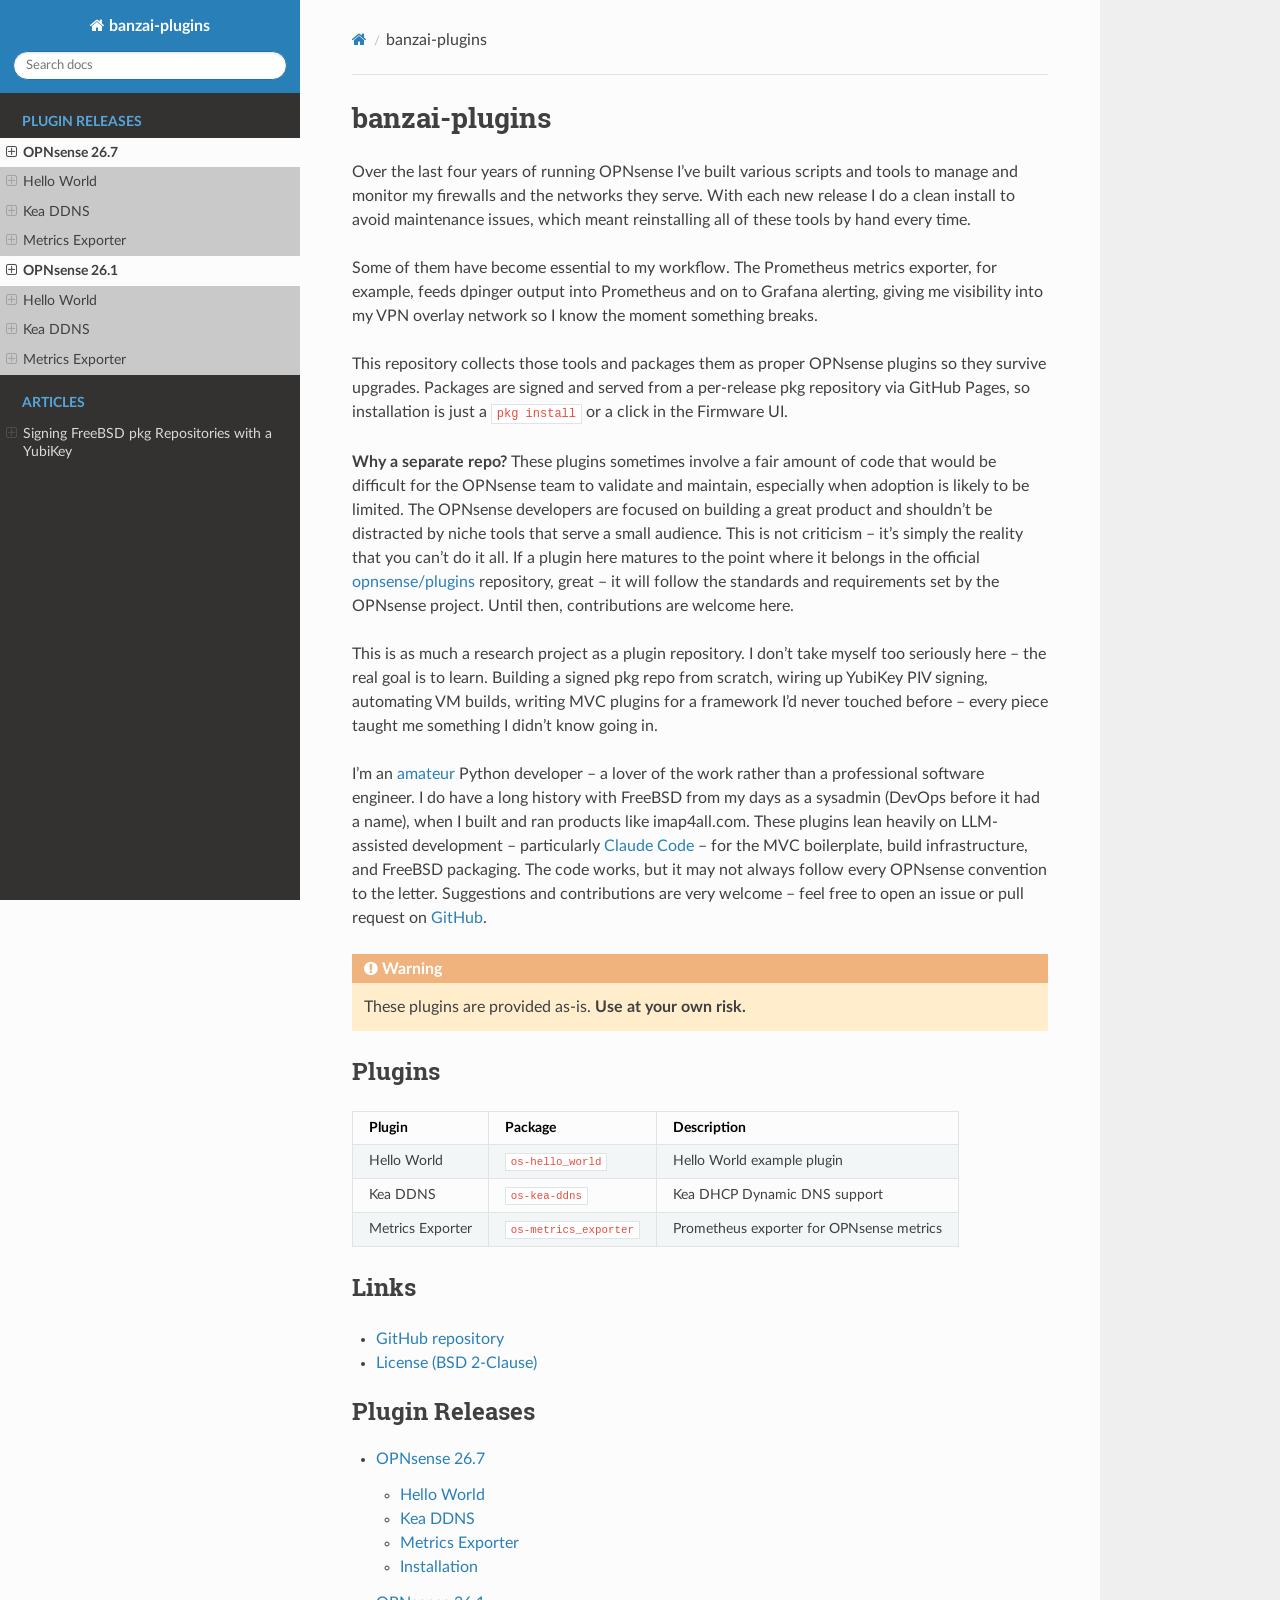
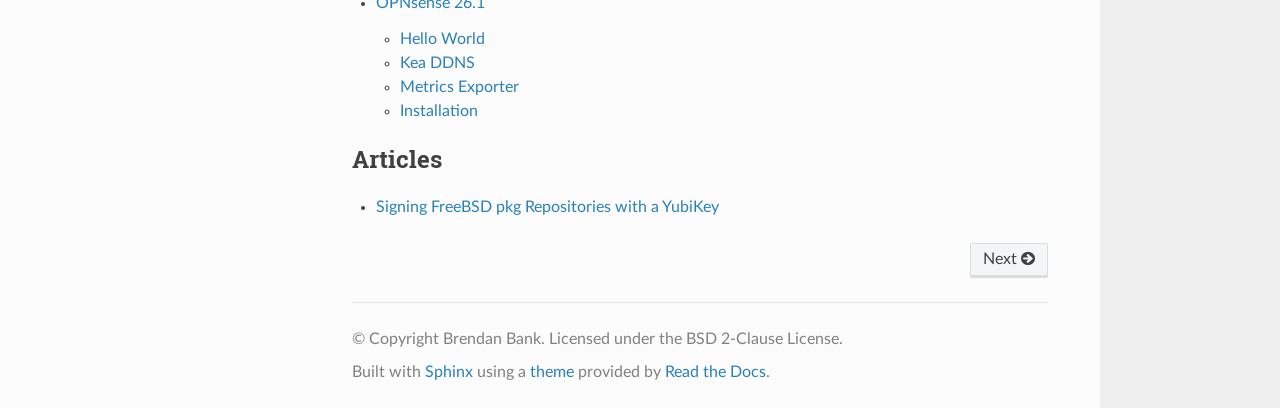
<file: docs/index.html>
<!DOCTYPE html>
<html class="writer-html5" lang="en" data-content_root="./">
<head>
  <meta charset="utf-8" /><meta name="viewport" content="width=device-width, initial-scale=1" />

  <meta name="viewport" content="width=device-width, initial-scale=1.0" />
  <title>banzai-plugins &mdash; banzai-plugins  documentation</title>
      <link rel="stylesheet" type="text/css" href="_static/pygments.css?v=b86133f3" />
      <link rel="stylesheet" type="text/css" href="_static/css/theme.css?v=9edc463e" />
      <link rel="stylesheet" type="text/css" href="_static/custom.css?v=64ce4cbe" />

  
      <script src="_static/jquery.js?v=5d32c60e"></script>
      <script src="_static/_sphinx_javascript_frameworks_compat.js?v=2cd50e6c"></script>
      <script src="_static/documentation_options.js?v=7f41d439"></script>
      <script src="_static/doctools.js?v=fd6eb6e6"></script>
      <script src="_static/sphinx_highlight.js?v=6ffebe34"></script>
    <script src="_static/js/theme.js"></script>
    <link rel="index" title="Index" href="genindex.html" />
    <link rel="search" title="Search" href="search.html" />
    <link rel="next" title="OPNsense 26.7" href="releases/26.7/index.html" /> 
</head>

<body class="wy-body-for-nav"> 
  <div class="wy-grid-for-nav">
    <nav data-toggle="wy-nav-shift" class="wy-nav-side">
      <div class="wy-side-scroll">
        <div class="wy-side-nav-search" >

          
          
          <a href="#" class="icon icon-home">
            banzai-plugins
          </a>
<div role="search">
  <form id="rtd-search-form" class="wy-form" action="search.html" method="get">
    <input type="text" name="q" placeholder="Search docs" aria-label="Search docs" />
    <input type="hidden" name="check_keywords" value="yes" />
    <input type="hidden" name="area" value="default" />
  </form>
</div>
        </div><div class="wy-menu wy-menu-vertical" data-spy="affix" role="navigation" aria-label="Navigation menu">
              <p class="caption" role="heading"><span class="caption-text">Plugin Releases</span></p>
<ul>
<li class="toctree-l1"><a class="reference internal" href="releases/26.7/index.html">OPNsense 26.7</a><ul>
<li class="toctree-l2"><a class="reference internal" href="releases/26.7/hello_world.html">Hello World</a><ul>
<li class="toctree-l3"><a class="reference internal" href="releases/26.7/hello_world.html#settings">Settings</a></li>
<li class="toctree-l3"><a class="reference internal" href="releases/26.7/hello_world.html#api-endpoints">API Endpoints</a></li>
</ul>
</li>
<li class="toctree-l2"><a class="reference internal" href="releases/26.7/kea_ddns.html">Kea DDNS</a><ul>
<li class="toctree-l3"><a class="reference internal" href="releases/26.7/kea_ddns.html#prerequisites">Prerequisites</a></li>
<li class="toctree-l3"><a class="reference internal" href="releases/26.7/kea_ddns.html#settings">Settings</a></li>
<li class="toctree-l3"><a class="reference internal" href="releases/26.7/kea_ddns.html#status">Status</a></li>
<li class="toctree-l3"><a class="reference internal" href="releases/26.7/kea_ddns.html#log-file">Log File</a></li>
<li class="toctree-l3"><a class="reference internal" href="releases/26.7/kea_ddns.html#configuration-examples">Configuration examples</a></li>
<li class="toctree-l3"><a class="reference internal" href="releases/26.7/kea_ddns.html#troubleshooting">Troubleshooting</a></li>
<li class="toctree-l3"><a class="reference internal" href="releases/26.7/kea_ddns.html#how-it-works">How it works</a></li>
<li class="toctree-l3"><a class="reference internal" href="releases/26.7/kea_ddns.html#coexistence-with-core-ddns">Coexistence with core DDNS</a></li>
<li class="toctree-l3"><a class="reference internal" href="releases/26.7/kea_ddns.html#uninstall">Uninstall</a></li>
<li class="toctree-l3"><a class="reference internal" href="releases/26.7/kea_ddns.html#api">API</a></li>
</ul>
</li>
<li class="toctree-l2"><a class="reference internal" href="releases/26.7/metrics_exporter.html">Metrics Exporter</a><ul>
<li class="toctree-l3"><a class="reference internal" href="releases/26.7/metrics_exporter.html#settings">Settings</a></li>
<li class="toctree-l3"><a class="reference internal" href="releases/26.7/metrics_exporter.html#collectors">Collectors</a></li>
</ul>
</li>
<li class="toctree-l2"><a class="reference internal" href="releases/26.7/index.html#installation">Installation</a><ul>
<li class="toctree-l3"><a class="reference internal" href="releases/26.7/index.html#trust-the-repository-signing-key">1. Trust the repository signing key</a></li>
<li class="toctree-l3"><a class="reference internal" href="releases/26.7/index.html#add-the-repository">2. Add the repository</a></li>
<li class="toctree-l3"><a class="reference internal" href="releases/26.7/index.html#install-a-plugin">3. Install a plugin</a></li>
</ul>
</li>
</ul>
</li>
<li class="toctree-l1"><a class="reference internal" href="releases/26.1/index.html">OPNsense 26.1</a><ul>
<li class="toctree-l2"><a class="reference internal" href="releases/26.1/hello_world.html">Hello World</a><ul>
<li class="toctree-l3"><a class="reference internal" href="releases/26.1/hello_world.html#settings">Settings</a></li>
<li class="toctree-l3"><a class="reference internal" href="releases/26.1/hello_world.html#api-endpoints">API Endpoints</a></li>
</ul>
</li>
<li class="toctree-l2"><a class="reference internal" href="releases/26.1/kea_ddns.html">Kea DDNS</a><ul>
<li class="toctree-l3"><a class="reference internal" href="releases/26.1/kea_ddns.html#prerequisites">Prerequisites</a></li>
<li class="toctree-l3"><a class="reference internal" href="releases/26.1/kea_ddns.html#settings">Settings</a></li>
<li class="toctree-l3"><a class="reference internal" href="releases/26.1/kea_ddns.html#status">Status</a></li>
<li class="toctree-l3"><a class="reference internal" href="releases/26.1/kea_ddns.html#log-file">Log File</a></li>
<li class="toctree-l3"><a class="reference internal" href="releases/26.1/kea_ddns.html#configuration-examples">Configuration examples</a></li>
<li class="toctree-l3"><a class="reference internal" href="releases/26.1/kea_ddns.html#troubleshooting">Troubleshooting</a></li>
<li class="toctree-l3"><a class="reference internal" href="releases/26.1/kea_ddns.html#how-it-works">How it works</a></li>
<li class="toctree-l3"><a class="reference internal" href="releases/26.1/kea_ddns.html#coexistence-with-core-ddns">Coexistence with core DDNS</a></li>
<li class="toctree-l3"><a class="reference internal" href="releases/26.1/kea_ddns.html#uninstall">Uninstall</a></li>
<li class="toctree-l3"><a class="reference internal" href="releases/26.1/kea_ddns.html#api">API</a></li>
</ul>
</li>
<li class="toctree-l2"><a class="reference internal" href="releases/26.1/metrics_exporter.html">Metrics Exporter</a><ul>
<li class="toctree-l3"><a class="reference internal" href="releases/26.1/metrics_exporter.html#settings">Settings</a></li>
<li class="toctree-l3"><a class="reference internal" href="releases/26.1/metrics_exporter.html#collectors">Collectors</a></li>
</ul>
</li>
<li class="toctree-l2"><a class="reference internal" href="releases/26.1/index.html#installation">Installation</a><ul>
<li class="toctree-l3"><a class="reference internal" href="releases/26.1/index.html#trust-the-repository-signing-key">1. Trust the repository signing key</a></li>
<li class="toctree-l3"><a class="reference internal" href="releases/26.1/index.html#add-the-repository">2. Add the repository</a></li>
<li class="toctree-l3"><a class="reference internal" href="releases/26.1/index.html#install-a-plugin">3. Install a plugin</a></li>
</ul>
</li>
</ul>
</li>
</ul>
<p class="caption" role="heading"><span class="caption-text">Articles</span></p>
<ul>
<li class="toctree-l1"><a class="reference internal" href="articles/yubikey-pkg-signing.html">Signing FreeBSD pkg Repositories with a YubiKey</a><ul>
<li class="toctree-l2"><a class="reference internal" href="articles/yubikey-pkg-signing.html#why-hardware-backed-signing">Why hardware-backed signing?</a></li>
<li class="toctree-l2"><a class="reference internal" href="articles/yubikey-pkg-signing.html#how-pkg-signing-actually-works">How pkg signing actually works</a><ul>
<li class="toctree-l3"><a class="reference internal" href="articles/yubikey-pkg-signing.html#the-double-hash">The double hash</a></li>
<li class="toctree-l3"><a class="reference internal" href="articles/yubikey-pkg-signing.html#fingerprints">Fingerprints</a></li>
</ul>
</li>
<li class="toctree-l2"><a class="reference internal" href="articles/yubikey-pkg-signing.html#setting-up-the-piv-signing-key">Setting up the PIV signing key</a></li>
<li class="toctree-l2"><a class="reference internal" href="articles/yubikey-pkg-signing.html#the-piv-signing-agent">The PIV signing agent</a><ul>
<li class="toctree-l3"><a class="reference internal" href="articles/yubikey-pkg-signing.html#pkcs-11-signing-flow">PKCS#11 signing flow</a></li>
</ul>
</li>
<li class="toctree-l2"><a class="reference internal" href="articles/yubikey-pkg-signing.html#the-signing-command">The signing command</a></li>
<li class="toctree-l2"><a class="reference internal" href="articles/yubikey-pkg-signing.html#socket-forwarding-for-remote-builds">Socket forwarding for remote builds</a></li>
<li class="toctree-l2"><a class="reference internal" href="articles/yubikey-pkg-signing.html#putting-it-together-the-build-script">Putting it together: the build script</a></li>
<li class="toctree-l2"><a class="reference internal" href="articles/yubikey-pkg-signing.html#client-side-setup">Client-side setup</a></li>
<li class="toctree-l2"><a class="reference internal" href="articles/yubikey-pkg-signing.html#verifying-signatures-manually">Verifying signatures manually</a></li>
<li class="toctree-l2"><a class="reference internal" href="articles/yubikey-pkg-signing.html#summary-of-pitfalls">Summary of pitfalls</a></li>
<li class="toctree-l2"><a class="reference internal" href="articles/yubikey-pkg-signing.html#references">References</a></li>
</ul>
</li>
</ul>

        </div>
      </div>
    </nav>

    <section data-toggle="wy-nav-shift" class="wy-nav-content-wrap"><nav class="wy-nav-top" aria-label="Mobile navigation menu" >
          <i data-toggle="wy-nav-top" class="fa fa-bars"></i>
          <a href="#">banzai-plugins</a>
      </nav>

      <div class="wy-nav-content">
        <div class="rst-content">
          <div role="navigation" aria-label="Page navigation">
  <ul class="wy-breadcrumbs">
      <li><a href="#" class="icon icon-home" aria-label="Home"></a></li>
      <li class="breadcrumb-item active">banzai-plugins</li>
      <li class="wy-breadcrumbs-aside">
      </li>
  </ul>
  <hr/>
</div>
          <div role="main" class="document" itemscope="itemscope" itemtype="http://schema.org/Article">
           <div itemprop="articleBody">
             
  <section id="banzai-plugins">
<h1>banzai-plugins<a class="headerlink" href="#banzai-plugins" title="Link to this heading"></a></h1>
<p>Over the last four years of running OPNsense I’ve built various scripts and
tools to manage and monitor my firewalls and the networks they serve. With each
new release I do a clean install to avoid maintenance issues, which meant
reinstalling all of these tools by hand every time.</p>
<p>Some of them have become essential to my workflow. The Prometheus metrics
exporter, for example, feeds dpinger output into Prometheus and on to Grafana
alerting, giving me visibility into my VPN overlay network so I know the moment
something breaks.</p>
<p>This repository collects those tools and packages them as proper OPNsense
plugins so they survive upgrades. Packages are signed and served from a
per-release pkg repository via GitHub Pages, so installation is just a
<code class="docutils literal notranslate"><span class="pre">pkg</span> <span class="pre">install</span></code> or a click in the Firmware UI.</p>
<p><strong>Why a separate repo?</strong> These plugins sometimes involve a fair amount of code
that would be difficult for the OPNsense team to validate and maintain,
especially when adoption is likely to be limited. The OPNsense developers are
focused on building a great product and shouldn’t be distracted by niche tools
that serve a small audience. This is not criticism – it’s simply the reality
that you can’t do it all. If a plugin here matures to the point where it
belongs in the official <a class="reference external" href="https://github.com/opnsense/plugins">opnsense/plugins</a>
repository, great – it will follow the standards and requirements set by the
OPNsense project. Until then, contributions are welcome here.</p>
<p>This is as much a research project as a plugin repository. I don’t take myself
too seriously here – the real goal is to learn. Building a signed pkg repo from
scratch, wiring up YubiKey PIV signing, automating VM builds, writing MVC
plugins for a framework I’d never touched before – every piece taught me
something I didn’t know going in.</p>
<p>I’m an <a class="reference external" href="https://winningmindtraining.com/remaining-an-amateur-a-lover-of-the-work/">amateur</a>
Python developer – a lover of the work rather than a professional software
engineer. I do have a long history with FreeBSD from my days as a sysadmin
(DevOps before it had a name), when I built and ran products like imap4all.com.
These plugins lean heavily on LLM-assisted development – particularly
<a class="reference external" href="https://claude.ai/claude-code">Claude Code</a> – for the MVC boilerplate,
build infrastructure, and FreeBSD packaging. The code works, but it may not
always follow every OPNsense convention to the letter. Suggestions and
contributions are very welcome – feel free to open an issue or pull request
on <a class="reference external" href="https://github.com/brendanbank/banzai-plugins">GitHub</a>.</p>
<div class="admonition warning">
<p class="admonition-title">Warning</p>
<p>These plugins are provided as-is. <strong>Use at your own risk.</strong></p>
</div>
<section id="plugins">
<h2>Plugins<a class="headerlink" href="#plugins" title="Link to this heading"></a></h2>
<table class="docutils align-default">
<thead>
<tr class="row-odd"><th class="head"><p>Plugin</p></th>
<th class="head"><p>Package</p></th>
<th class="head"><p>Description</p></th>
</tr>
</thead>
<tbody>
<tr class="row-even"><td><p>Hello World</p></td>
<td><p><code class="docutils literal notranslate"><span class="pre">os-hello_world</span></code></p></td>
<td><p>Hello World example plugin</p></td>
</tr>
<tr class="row-odd"><td><p>Kea DDNS</p></td>
<td><p><code class="docutils literal notranslate"><span class="pre">os-kea-ddns</span></code></p></td>
<td><p>Kea DHCP Dynamic DNS support</p></td>
</tr>
<tr class="row-even"><td><p>Metrics Exporter</p></td>
<td><p><code class="docutils literal notranslate"><span class="pre">os-metrics_exporter</span></code></p></td>
<td><p>Prometheus exporter for OPNsense metrics</p></td>
</tr>
</tbody>
</table>
</section>
<section id="links">
<h2>Links<a class="headerlink" href="#links" title="Link to this heading"></a></h2>
<ul class="simple">
<li><p><a class="reference external" href="https://github.com/brendanbank/banzai-plugins">GitHub repository</a></p></li>
<li><p><a class="reference external" href="https://github.com/brendanbank/banzai-plugins/blob/main/LICENSE">License (BSD 2-Clause)</a></p></li>
</ul>
<div class="toctree-wrapper compound">
<p class="caption" role="heading"><span class="caption-text">Plugin Releases</span></p>
<ul>
<li class="toctree-l1"><a class="reference internal" href="releases/26.7/index.html">OPNsense 26.7</a><ul>
<li class="toctree-l2"><a class="reference internal" href="releases/26.7/hello_world.html">Hello World</a></li>
<li class="toctree-l2"><a class="reference internal" href="releases/26.7/kea_ddns.html">Kea DDNS</a></li>
<li class="toctree-l2"><a class="reference internal" href="releases/26.7/metrics_exporter.html">Metrics Exporter</a></li>
<li class="toctree-l2"><a class="reference internal" href="releases/26.7/index.html#installation">Installation</a></li>
</ul>
</li>
<li class="toctree-l1"><a class="reference internal" href="releases/26.1/index.html">OPNsense 26.1</a><ul>
<li class="toctree-l2"><a class="reference internal" href="releases/26.1/hello_world.html">Hello World</a></li>
<li class="toctree-l2"><a class="reference internal" href="releases/26.1/kea_ddns.html">Kea DDNS</a></li>
<li class="toctree-l2"><a class="reference internal" href="releases/26.1/metrics_exporter.html">Metrics Exporter</a></li>
<li class="toctree-l2"><a class="reference internal" href="releases/26.1/index.html#installation">Installation</a></li>
</ul>
</li>
</ul>
</div>
<div class="toctree-wrapper compound">
<p class="caption" role="heading"><span class="caption-text">Articles</span></p>
<ul>
<li class="toctree-l1"><a class="reference internal" href="articles/yubikey-pkg-signing.html">Signing FreeBSD pkg Repositories with a YubiKey</a></li>
</ul>
</div>
</section>
</section>


           </div>
          </div>
          <footer><div class="rst-footer-buttons" role="navigation" aria-label="Footer">
        <a href="releases/26.7/index.html" class="btn btn-neutral float-right" title="OPNsense 26.7" accesskey="n" rel="next">Next <span class="fa fa-arrow-circle-right" aria-hidden="true"></span></a>
    </div>

  <hr/>

  <div role="contentinfo">
    <p>&#169; Copyright Brendan Bank. Licensed under the BSD 2-Clause License.</p>
  </div>

  Built with <a href="https://www.sphinx-doc.org/">Sphinx</a> using a
    <a href="https://github.com/readthedocs/sphinx_rtd_theme">theme</a>
    provided by <a href="https://readthedocs.org">Read the Docs</a>.
   

</footer>
        </div>
      </div>
    </section>
  </div>
  <script>
      jQuery(function () {
          SphinxRtdTheme.Navigation.enable(true);
      });
  </script> 

</body>
</html>
</file>
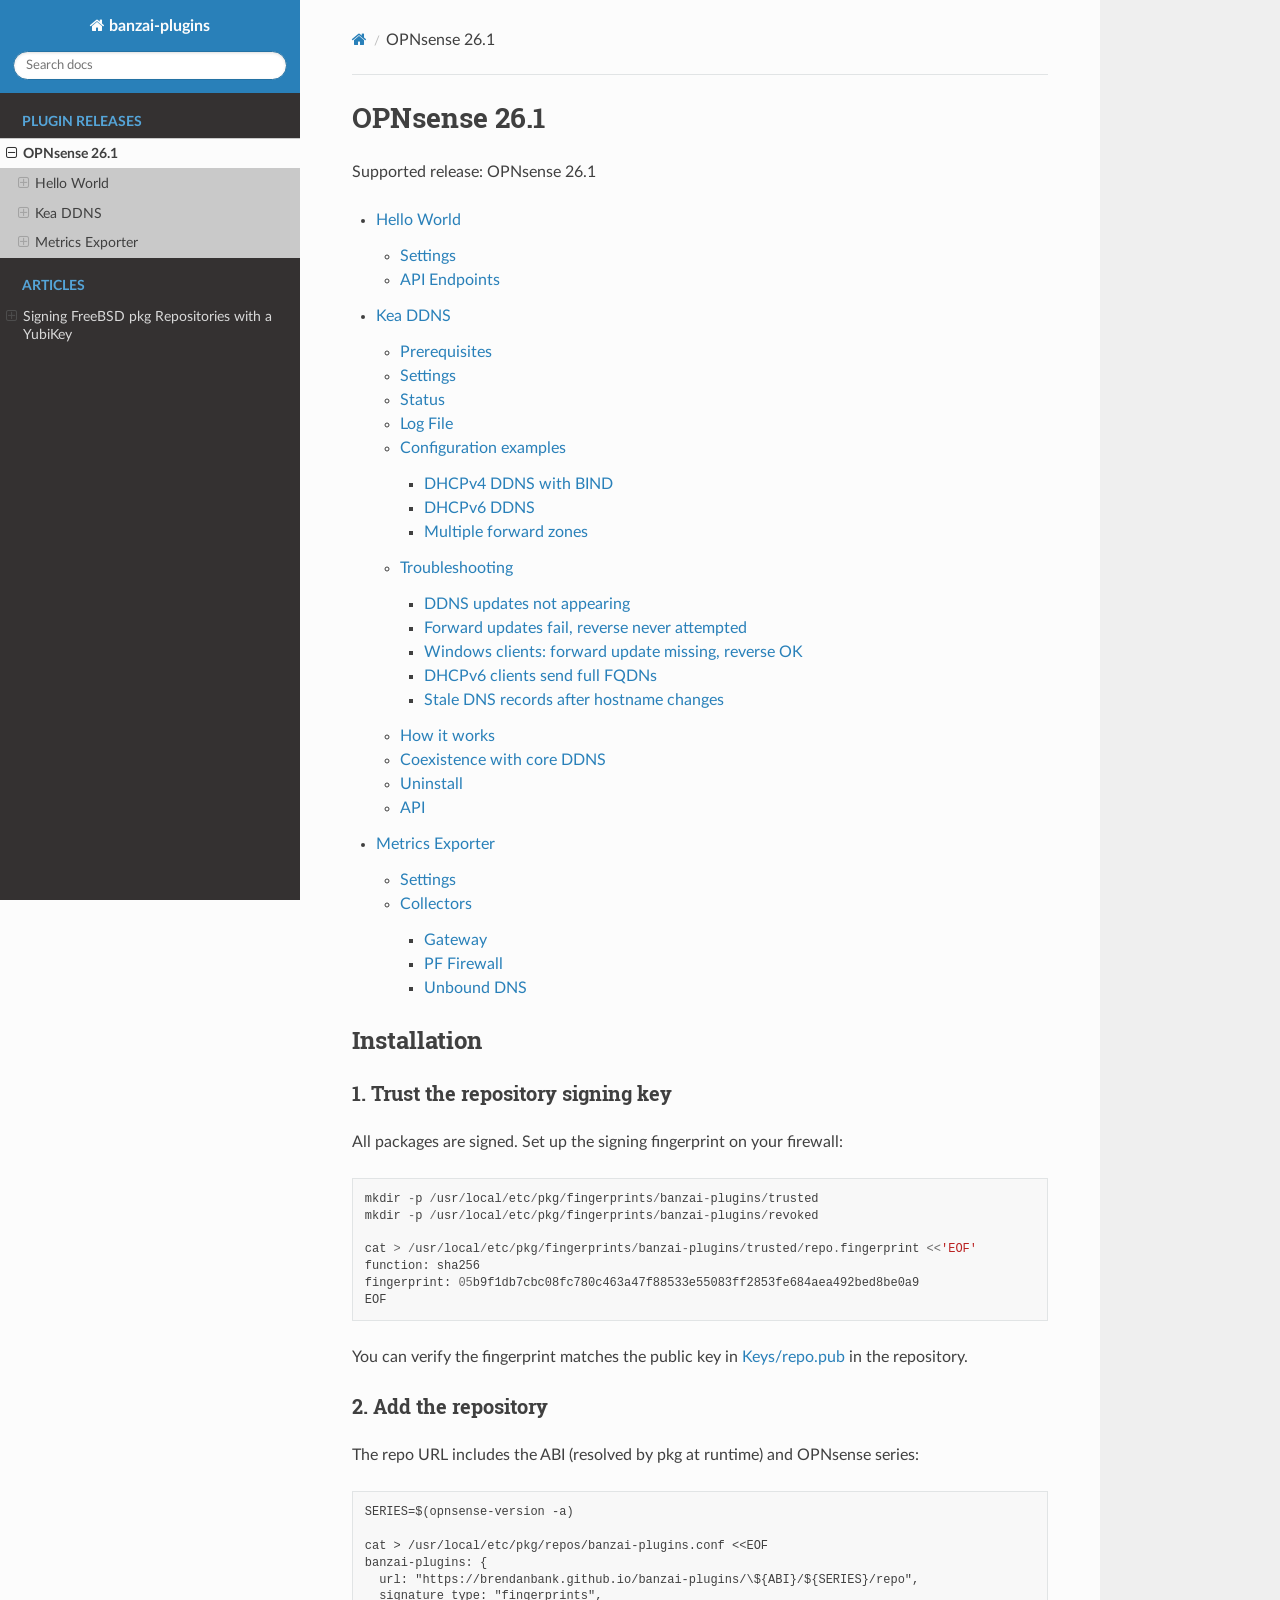
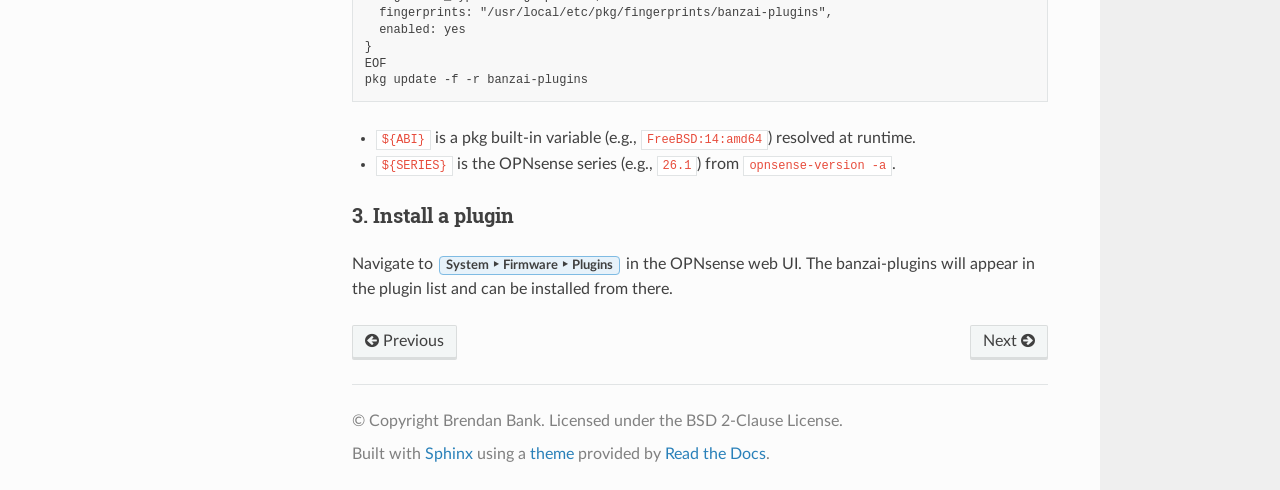
<file: docs/releases/26.1/index.html>
<!DOCTYPE html>
<html class="writer-html5" lang="en" data-content_root="../../">
<head>
  <meta charset="utf-8" /><meta name="viewport" content="width=device-width, initial-scale=1" />

  <meta name="viewport" content="width=device-width, initial-scale=1.0" />
  <title>OPNsense 26.1 &mdash; banzai-plugins  documentation</title>
      <link rel="stylesheet" type="text/css" href="../../_static/pygments.css?v=b86133f3" />
      <link rel="stylesheet" type="text/css" href="../../_static/css/theme.css?v=9edc463e" />
      <link rel="stylesheet" type="text/css" href="../../_static/custom.css?v=64ce4cbe" />

  
      <script src="../../_static/jquery.js?v=5d32c60e"></script>
      <script src="../../_static/_sphinx_javascript_frameworks_compat.js?v=2cd50e6c"></script>
      <script src="../../_static/documentation_options.js?v=7f41d439"></script>
      <script src="../../_static/doctools.js?v=fd6eb6e6"></script>
      <script src="../../_static/sphinx_highlight.js?v=6ffebe34"></script>
    <script src="../../_static/js/theme.js"></script>
    <link rel="index" title="Index" href="../../genindex.html" />
    <link rel="search" title="Search" href="../../search.html" />
    <link rel="next" title="Hello World" href="hello_world.html" />
    <link rel="prev" title="banzai-plugins" href="../../index.html" /> 
</head>

<body class="wy-body-for-nav"> 
  <div class="wy-grid-for-nav">
    <nav data-toggle="wy-nav-shift" class="wy-nav-side">
      <div class="wy-side-scroll">
        <div class="wy-side-nav-search" >

          
          
          <a href="../../index.html" class="icon icon-home">
            banzai-plugins
          </a>
<div role="search">
  <form id="rtd-search-form" class="wy-form" action="../../search.html" method="get">
    <input type="text" name="q" placeholder="Search docs" aria-label="Search docs" />
    <input type="hidden" name="check_keywords" value="yes" />
    <input type="hidden" name="area" value="default" />
  </form>
</div>
        </div><div class="wy-menu wy-menu-vertical" data-spy="affix" role="navigation" aria-label="Navigation menu">
              <p class="caption" role="heading"><span class="caption-text">Plugin Releases</span></p>
<ul class="current">
<li class="toctree-l1 current"><a class="current reference internal" href="#">OPNsense 26.1</a><ul>
<li class="toctree-l2"><a class="reference internal" href="hello_world.html">Hello World</a><ul>
<li class="toctree-l3"><a class="reference internal" href="hello_world.html#settings">Settings</a></li>
<li class="toctree-l3"><a class="reference internal" href="hello_world.html#api-endpoints">API Endpoints</a></li>
</ul>
</li>
<li class="toctree-l2"><a class="reference internal" href="kea_ddns.html">Kea DDNS</a><ul>
<li class="toctree-l3"><a class="reference internal" href="kea_ddns.html#prerequisites">Prerequisites</a></li>
<li class="toctree-l3"><a class="reference internal" href="kea_ddns.html#settings">Settings</a></li>
<li class="toctree-l3"><a class="reference internal" href="kea_ddns.html#status">Status</a></li>
<li class="toctree-l3"><a class="reference internal" href="kea_ddns.html#log-file">Log File</a></li>
<li class="toctree-l3"><a class="reference internal" href="kea_ddns.html#configuration-examples">Configuration examples</a></li>
<li class="toctree-l3"><a class="reference internal" href="kea_ddns.html#troubleshooting">Troubleshooting</a></li>
<li class="toctree-l3"><a class="reference internal" href="kea_ddns.html#how-it-works">How it works</a></li>
<li class="toctree-l3"><a class="reference internal" href="kea_ddns.html#coexistence-with-core-ddns">Coexistence with core DDNS</a></li>
<li class="toctree-l3"><a class="reference internal" href="kea_ddns.html#uninstall">Uninstall</a></li>
<li class="toctree-l3"><a class="reference internal" href="kea_ddns.html#api">API</a></li>
</ul>
</li>
<li class="toctree-l2"><a class="reference internal" href="metrics_exporter.html">Metrics Exporter</a><ul>
<li class="toctree-l3"><a class="reference internal" href="metrics_exporter.html#settings">Settings</a></li>
<li class="toctree-l3"><a class="reference internal" href="metrics_exporter.html#collectors">Collectors</a></li>
</ul>
</li>
<li class="toctree-l2"><a class="reference internal" href="#installation">Installation</a><ul>
<li class="toctree-l3"><a class="reference internal" href="#trust-the-repository-signing-key">1. Trust the repository signing key</a></li>
<li class="toctree-l3"><a class="reference internal" href="#add-the-repository">2. Add the repository</a></li>
<li class="toctree-l3"><a class="reference internal" href="#install-a-plugin">3. Install a plugin</a></li>
</ul>
</li>
</ul>
</li>
</ul>
<p class="caption" role="heading"><span class="caption-text">Articles</span></p>
<ul>
<li class="toctree-l1"><a class="reference internal" href="../../articles/yubikey-pkg-signing.html">Signing FreeBSD pkg Repositories with a YubiKey</a><ul>
<li class="toctree-l2"><a class="reference internal" href="../../articles/yubikey-pkg-signing.html#why-hardware-backed-signing">Why hardware-backed signing?</a></li>
<li class="toctree-l2"><a class="reference internal" href="../../articles/yubikey-pkg-signing.html#how-pkg-signing-actually-works">How pkg signing actually works</a><ul>
<li class="toctree-l3"><a class="reference internal" href="../../articles/yubikey-pkg-signing.html#the-double-hash">The double hash</a></li>
<li class="toctree-l3"><a class="reference internal" href="../../articles/yubikey-pkg-signing.html#fingerprints">Fingerprints</a></li>
</ul>
</li>
<li class="toctree-l2"><a class="reference internal" href="../../articles/yubikey-pkg-signing.html#setting-up-the-piv-signing-key">Setting up the PIV signing key</a></li>
<li class="toctree-l2"><a class="reference internal" href="../../articles/yubikey-pkg-signing.html#the-piv-signing-agent">The PIV signing agent</a><ul>
<li class="toctree-l3"><a class="reference internal" href="../../articles/yubikey-pkg-signing.html#pkcs-11-signing-flow">PKCS#11 signing flow</a></li>
</ul>
</li>
<li class="toctree-l2"><a class="reference internal" href="../../articles/yubikey-pkg-signing.html#the-signing-command">The signing command</a></li>
<li class="toctree-l2"><a class="reference internal" href="../../articles/yubikey-pkg-signing.html#socket-forwarding-for-remote-builds">Socket forwarding for remote builds</a></li>
<li class="toctree-l2"><a class="reference internal" href="../../articles/yubikey-pkg-signing.html#putting-it-together-the-build-script">Putting it together: the build script</a></li>
<li class="toctree-l2"><a class="reference internal" href="../../articles/yubikey-pkg-signing.html#client-side-setup">Client-side setup</a></li>
<li class="toctree-l2"><a class="reference internal" href="../../articles/yubikey-pkg-signing.html#verifying-signatures-manually">Verifying signatures manually</a></li>
<li class="toctree-l2"><a class="reference internal" href="../../articles/yubikey-pkg-signing.html#summary-of-pitfalls">Summary of pitfalls</a></li>
<li class="toctree-l2"><a class="reference internal" href="../../articles/yubikey-pkg-signing.html#references">References</a></li>
</ul>
</li>
</ul>

        </div>
      </div>
    </nav>

    <section data-toggle="wy-nav-shift" class="wy-nav-content-wrap"><nav class="wy-nav-top" aria-label="Mobile navigation menu" >
          <i data-toggle="wy-nav-top" class="fa fa-bars"></i>
          <a href="../../index.html">banzai-plugins</a>
      </nav>

      <div class="wy-nav-content">
        <div class="rst-content">
          <div role="navigation" aria-label="Page navigation">
  <ul class="wy-breadcrumbs">
      <li><a href="../../index.html" class="icon icon-home" aria-label="Home"></a></li>
      <li class="breadcrumb-item active">OPNsense 26.1</li>
      <li class="wy-breadcrumbs-aside">
      </li>
  </ul>
  <hr/>
</div>
          <div role="main" class="document" itemscope="itemscope" itemtype="http://schema.org/Article">
           <div itemprop="articleBody">
             
  <section id="opnsense-26-1">
<h1>OPNsense 26.1<a class="headerlink" href="#opnsense-26-1" title="Link to this heading"></a></h1>
<p>Supported release: OPNsense 26.1</p>
<div class="toctree-wrapper compound">
<ul>
<li class="toctree-l1"><a class="reference internal" href="hello_world.html">Hello World</a><ul>
<li class="toctree-l2"><a class="reference internal" href="hello_world.html#settings">Settings</a></li>
<li class="toctree-l2"><a class="reference internal" href="hello_world.html#api-endpoints">API Endpoints</a></li>
</ul>
</li>
<li class="toctree-l1"><a class="reference internal" href="kea_ddns.html">Kea DDNS</a><ul>
<li class="toctree-l2"><a class="reference internal" href="kea_ddns.html#prerequisites">Prerequisites</a></li>
<li class="toctree-l2"><a class="reference internal" href="kea_ddns.html#settings">Settings</a></li>
<li class="toctree-l2"><a class="reference internal" href="kea_ddns.html#status">Status</a></li>
<li class="toctree-l2"><a class="reference internal" href="kea_ddns.html#log-file">Log File</a></li>
<li class="toctree-l2"><a class="reference internal" href="kea_ddns.html#configuration-examples">Configuration examples</a><ul>
<li class="toctree-l3"><a class="reference internal" href="kea_ddns.html#dhcpv4-ddns-with-bind">DHCPv4 DDNS with BIND</a></li>
<li class="toctree-l3"><a class="reference internal" href="kea_ddns.html#dhcpv6-ddns">DHCPv6 DDNS</a></li>
<li class="toctree-l3"><a class="reference internal" href="kea_ddns.html#multiple-forward-zones">Multiple forward zones</a></li>
</ul>
</li>
<li class="toctree-l2"><a class="reference internal" href="kea_ddns.html#troubleshooting">Troubleshooting</a><ul>
<li class="toctree-l3"><a class="reference internal" href="kea_ddns.html#ddns-updates-not-appearing">DDNS updates not appearing</a></li>
<li class="toctree-l3"><a class="reference internal" href="kea_ddns.html#forward-updates-fail-reverse-never-attempted">Forward updates fail, reverse never attempted</a></li>
<li class="toctree-l3"><a class="reference internal" href="kea_ddns.html#windows-clients-forward-update-missing-reverse-ok">Windows clients: forward update missing, reverse OK</a></li>
<li class="toctree-l3"><a class="reference internal" href="kea_ddns.html#dhcpv6-clients-send-full-fqdns">DHCPv6 clients send full FQDNs</a></li>
<li class="toctree-l3"><a class="reference internal" href="kea_ddns.html#stale-dns-records-after-hostname-changes">Stale DNS records after hostname changes</a></li>
</ul>
</li>
<li class="toctree-l2"><a class="reference internal" href="kea_ddns.html#how-it-works">How it works</a></li>
<li class="toctree-l2"><a class="reference internal" href="kea_ddns.html#coexistence-with-core-ddns">Coexistence with core DDNS</a></li>
<li class="toctree-l2"><a class="reference internal" href="kea_ddns.html#uninstall">Uninstall</a></li>
<li class="toctree-l2"><a class="reference internal" href="kea_ddns.html#api">API</a></li>
</ul>
</li>
<li class="toctree-l1"><a class="reference internal" href="metrics_exporter.html">Metrics Exporter</a><ul>
<li class="toctree-l2"><a class="reference internal" href="metrics_exporter.html#settings">Settings</a></li>
<li class="toctree-l2"><a class="reference internal" href="metrics_exporter.html#collectors">Collectors</a><ul>
<li class="toctree-l3"><a class="reference internal" href="metrics_exporter.html#gateway">Gateway</a></li>
<li class="toctree-l3"><a class="reference internal" href="metrics_exporter.html#pf-firewall">PF Firewall</a></li>
<li class="toctree-l3"><a class="reference internal" href="metrics_exporter.html#unbound-dns">Unbound DNS</a></li>
</ul>
</li>
</ul>
</li>
</ul>
</div>
<section id="installation">
<h2>Installation<a class="headerlink" href="#installation" title="Link to this heading"></a></h2>
<section id="trust-the-repository-signing-key">
<h3>1. Trust the repository signing key<a class="headerlink" href="#trust-the-repository-signing-key" title="Link to this heading"></a></h3>
<p>All packages are signed. Set up the signing fingerprint on your firewall:</p>
<div class="highlight-default notranslate"><div class="highlight"><pre><span></span><span class="n">mkdir</span> <span class="o">-</span><span class="n">p</span> <span class="o">/</span><span class="n">usr</span><span class="o">/</span><span class="n">local</span><span class="o">/</span><span class="n">etc</span><span class="o">/</span><span class="n">pkg</span><span class="o">/</span><span class="n">fingerprints</span><span class="o">/</span><span class="n">banzai</span><span class="o">-</span><span class="n">plugins</span><span class="o">/</span><span class="n">trusted</span>
<span class="n">mkdir</span> <span class="o">-</span><span class="n">p</span> <span class="o">/</span><span class="n">usr</span><span class="o">/</span><span class="n">local</span><span class="o">/</span><span class="n">etc</span><span class="o">/</span><span class="n">pkg</span><span class="o">/</span><span class="n">fingerprints</span><span class="o">/</span><span class="n">banzai</span><span class="o">-</span><span class="n">plugins</span><span class="o">/</span><span class="n">revoked</span>

<span class="n">cat</span> <span class="o">&gt;</span> <span class="o">/</span><span class="n">usr</span><span class="o">/</span><span class="n">local</span><span class="o">/</span><span class="n">etc</span><span class="o">/</span><span class="n">pkg</span><span class="o">/</span><span class="n">fingerprints</span><span class="o">/</span><span class="n">banzai</span><span class="o">-</span><span class="n">plugins</span><span class="o">/</span><span class="n">trusted</span><span class="o">/</span><span class="n">repo</span><span class="o">.</span><span class="n">fingerprint</span> <span class="o">&lt;&lt;</span><span class="s1">&#39;EOF&#39;</span>
<span class="n">function</span><span class="p">:</span> <span class="n">sha256</span>
<span class="n">fingerprint</span><span class="p">:</span> <span class="mi">05</span><span class="n">b9f1db7cbc08fc780c463a47f88533e55083ff2853fe684aea492bed8be0a9</span>
<span class="n">EOF</span>
</pre></div>
</div>
<p>You can verify the fingerprint matches the public key in
<a class="reference external" href="https://github.com/brendanbank/banzai-plugins/blob/main/Keys/repo.pub">Keys/repo.pub</a>
in the repository.</p>
</section>
<section id="add-the-repository">
<h3>2. Add the repository<a class="headerlink" href="#add-the-repository" title="Link to this heading"></a></h3>
<p>The repo URL includes the ABI (resolved by pkg at runtime) and OPNsense series:</p>
<div class="highlight-default notranslate"><div class="highlight"><pre><span></span>SERIES=$(opnsense-version -a)

cat &gt; /usr/local/etc/pkg/repos/banzai-plugins.conf &lt;&lt;EOF
banzai-plugins: {
  url: &quot;https://brendanbank.github.io/banzai-plugins/\${ABI}/${SERIES}/repo&quot;,
  signature_type: &quot;fingerprints&quot;,
  fingerprints: &quot;/usr/local/etc/pkg/fingerprints/banzai-plugins&quot;,
  enabled: yes
}
EOF
pkg update -f -r banzai-plugins
</pre></div>
</div>
<ul class="simple">
<li><p><code class="docutils literal notranslate"><span class="pre">${ABI}</span></code> is a pkg built-in variable (e.g., <code class="docutils literal notranslate"><span class="pre">FreeBSD:14:amd64</span></code>) resolved at runtime.</p></li>
<li><p><code class="docutils literal notranslate"><span class="pre">${SERIES}</span></code> is the OPNsense series (e.g., <code class="docutils literal notranslate"><span class="pre">26.1</span></code>) from <code class="docutils literal notranslate"><span class="pre">opnsense-version</span> <span class="pre">-a</span></code>.</p></li>
</ul>
</section>
<section id="install-a-plugin">
<h3>3. Install a plugin<a class="headerlink" href="#install-a-plugin" title="Link to this heading"></a></h3>
<p>Navigate to <span class="menuselection">System ‣ Firmware ‣ Plugins</span> in the OPNsense web UI.
The banzai-plugins will appear in the plugin list and can be installed from there.</p>
</section>
</section>
</section>


           </div>
          </div>
          <footer><div class="rst-footer-buttons" role="navigation" aria-label="Footer">
        <a href="../../index.html" class="btn btn-neutral float-left" title="banzai-plugins" accesskey="p" rel="prev"><span class="fa fa-arrow-circle-left" aria-hidden="true"></span> Previous</a>
        <a href="hello_world.html" class="btn btn-neutral float-right" title="Hello World" accesskey="n" rel="next">Next <span class="fa fa-arrow-circle-right" aria-hidden="true"></span></a>
    </div>

  <hr/>

  <div role="contentinfo">
    <p>&#169; Copyright Brendan Bank. Licensed under the BSD 2-Clause License.</p>
  </div>

  Built with <a href="https://www.sphinx-doc.org/">Sphinx</a> using a
    <a href="https://github.com/readthedocs/sphinx_rtd_theme">theme</a>
    provided by <a href="https://readthedocs.org">Read the Docs</a>.
   

</footer>
        </div>
      </div>
    </section>
  </div>
  <script>
      jQuery(function () {
          SphinxRtdTheme.Navigation.enable(true);
      });
  </script> 

</body>
</html>
</file>
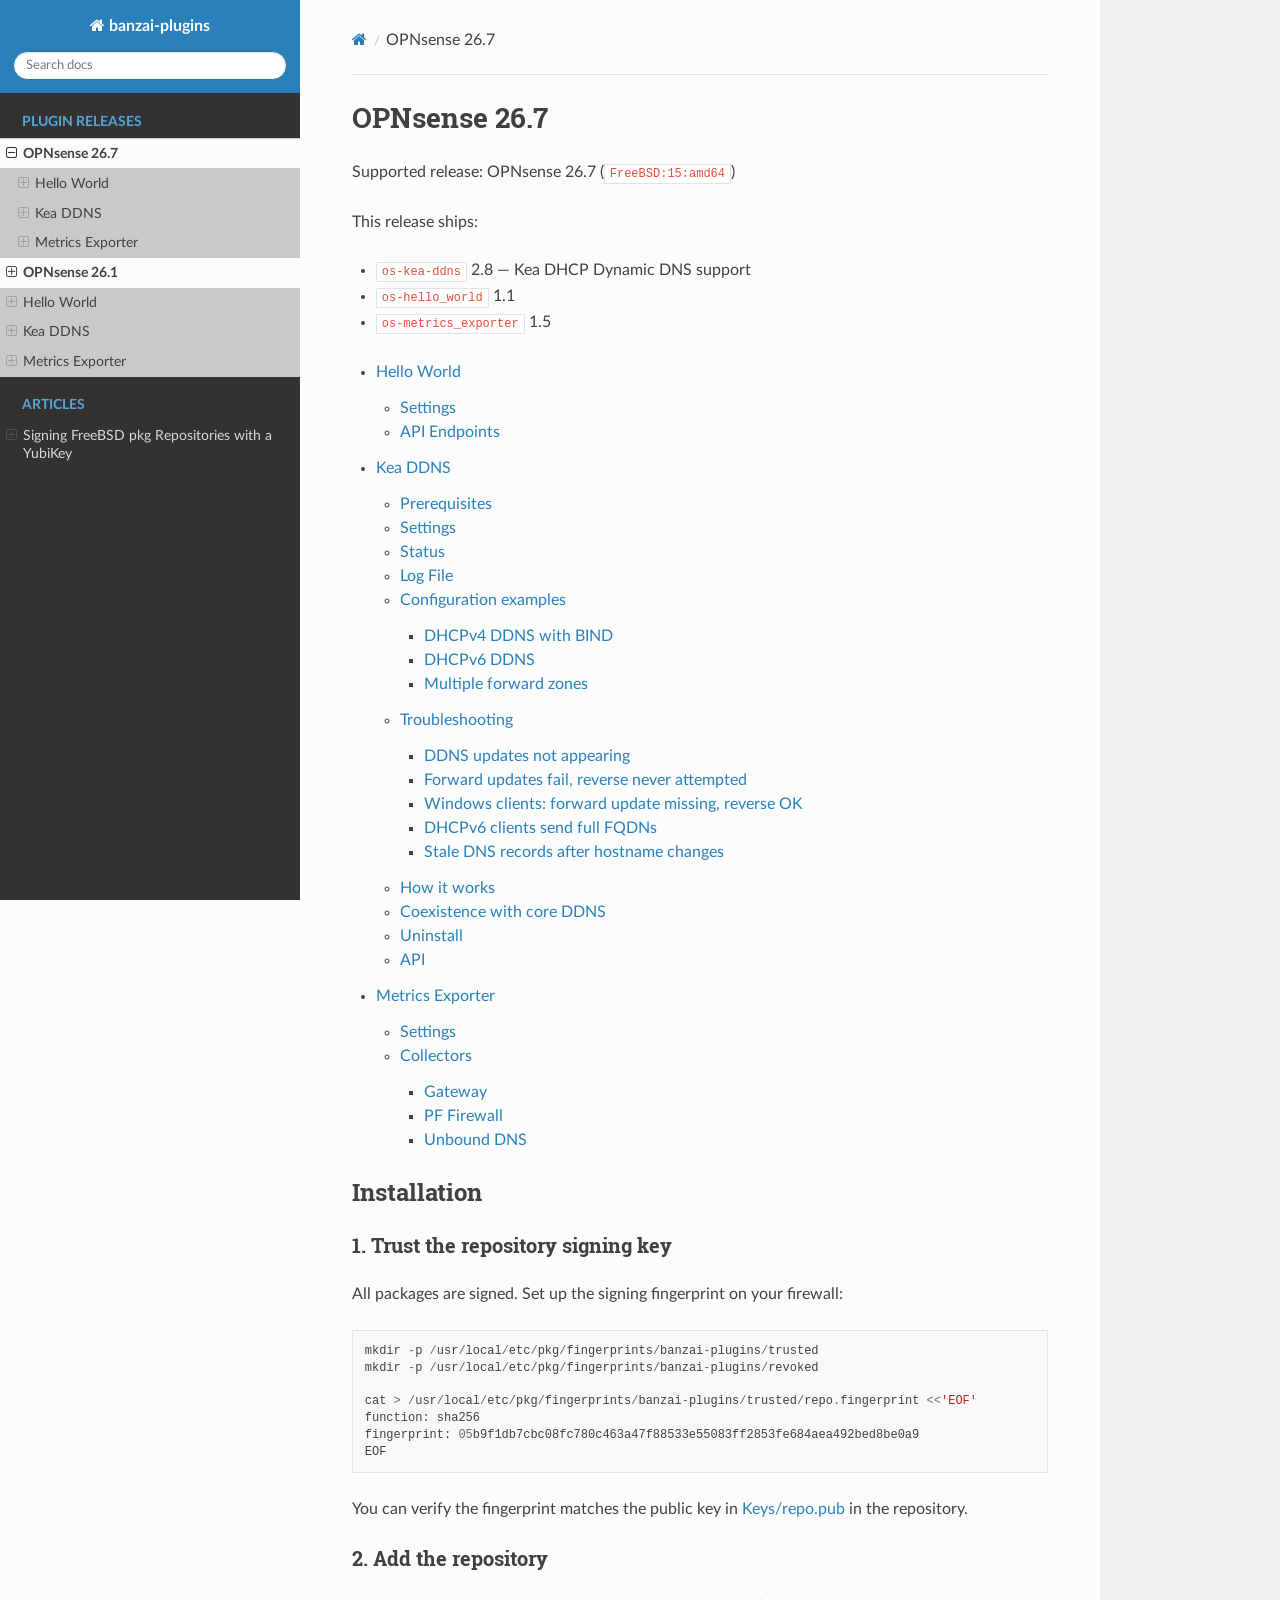
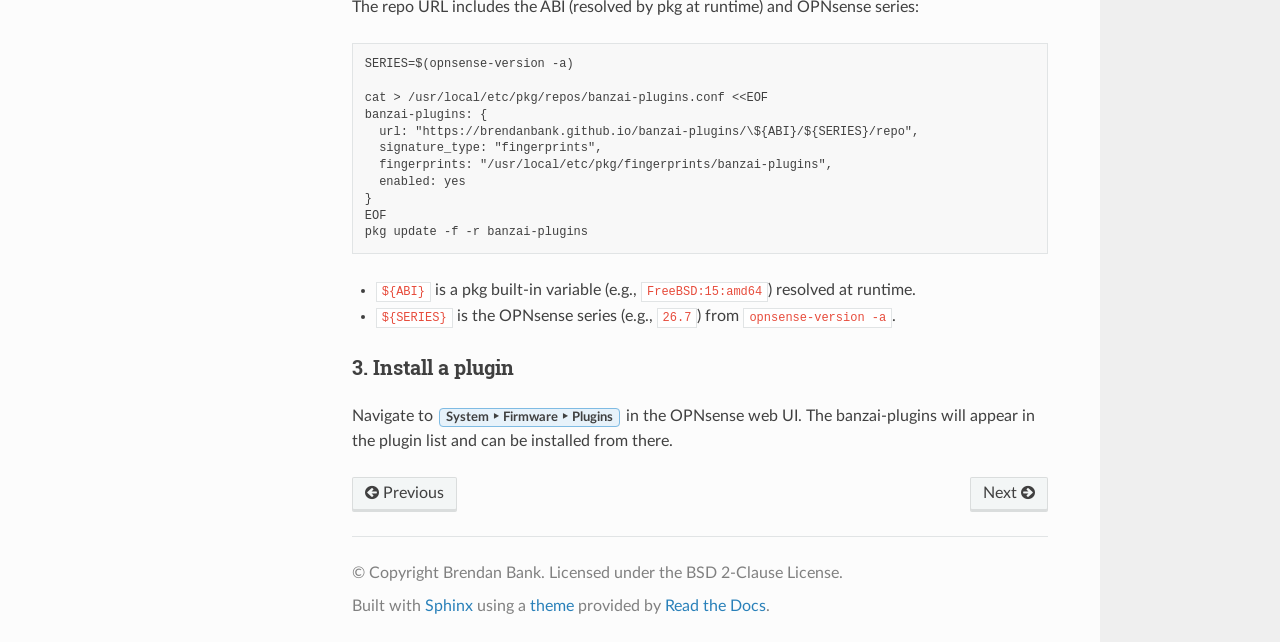
<file: docs/releases/26.7/index.html>
<!DOCTYPE html>
<html class="writer-html5" lang="en" data-content_root="../../">
<head>
  <meta charset="utf-8" /><meta name="viewport" content="width=device-width, initial-scale=1" />

  <meta name="viewport" content="width=device-width, initial-scale=1.0" />
  <title>OPNsense 26.7 &mdash; banzai-plugins  documentation</title>
      <link rel="stylesheet" type="text/css" href="../../_static/pygments.css?v=b86133f3" />
      <link rel="stylesheet" type="text/css" href="../../_static/css/theme.css?v=9edc463e" />
      <link rel="stylesheet" type="text/css" href="../../_static/custom.css?v=64ce4cbe" />

  
      <script src="../../_static/jquery.js?v=5d32c60e"></script>
      <script src="../../_static/_sphinx_javascript_frameworks_compat.js?v=2cd50e6c"></script>
      <script src="../../_static/documentation_options.js?v=7f41d439"></script>
      <script src="../../_static/doctools.js?v=fd6eb6e6"></script>
      <script src="../../_static/sphinx_highlight.js?v=6ffebe34"></script>
    <script src="../../_static/js/theme.js"></script>
    <link rel="index" title="Index" href="../../genindex.html" />
    <link rel="search" title="Search" href="../../search.html" />
    <link rel="next" title="Hello World" href="hello_world.html" />
    <link rel="prev" title="banzai-plugins" href="../../index.html" /> 
</head>

<body class="wy-body-for-nav"> 
  <div class="wy-grid-for-nav">
    <nav data-toggle="wy-nav-shift" class="wy-nav-side">
      <div class="wy-side-scroll">
        <div class="wy-side-nav-search" >

          
          
          <a href="../../index.html" class="icon icon-home">
            banzai-plugins
          </a>
<div role="search">
  <form id="rtd-search-form" class="wy-form" action="../../search.html" method="get">
    <input type="text" name="q" placeholder="Search docs" aria-label="Search docs" />
    <input type="hidden" name="check_keywords" value="yes" />
    <input type="hidden" name="area" value="default" />
  </form>
</div>
        </div><div class="wy-menu wy-menu-vertical" data-spy="affix" role="navigation" aria-label="Navigation menu">
              <p class="caption" role="heading"><span class="caption-text">Plugin Releases</span></p>
<ul class="current">
<li class="toctree-l1 current"><a class="current reference internal" href="#">OPNsense 26.7</a><ul>
<li class="toctree-l2"><a class="reference internal" href="hello_world.html">Hello World</a><ul>
<li class="toctree-l3"><a class="reference internal" href="hello_world.html#settings">Settings</a></li>
<li class="toctree-l3"><a class="reference internal" href="hello_world.html#api-endpoints">API Endpoints</a></li>
</ul>
</li>
<li class="toctree-l2"><a class="reference internal" href="kea_ddns.html">Kea DDNS</a><ul>
<li class="toctree-l3"><a class="reference internal" href="kea_ddns.html#prerequisites">Prerequisites</a></li>
<li class="toctree-l3"><a class="reference internal" href="kea_ddns.html#settings">Settings</a></li>
<li class="toctree-l3"><a class="reference internal" href="kea_ddns.html#status">Status</a></li>
<li class="toctree-l3"><a class="reference internal" href="kea_ddns.html#log-file">Log File</a></li>
<li class="toctree-l3"><a class="reference internal" href="kea_ddns.html#configuration-examples">Configuration examples</a></li>
<li class="toctree-l3"><a class="reference internal" href="kea_ddns.html#troubleshooting">Troubleshooting</a></li>
<li class="toctree-l3"><a class="reference internal" href="kea_ddns.html#how-it-works">How it works</a></li>
<li class="toctree-l3"><a class="reference internal" href="kea_ddns.html#coexistence-with-core-ddns">Coexistence with core DDNS</a></li>
<li class="toctree-l3"><a class="reference internal" href="kea_ddns.html#uninstall">Uninstall</a></li>
<li class="toctree-l3"><a class="reference internal" href="kea_ddns.html#api">API</a></li>
</ul>
</li>
<li class="toctree-l2"><a class="reference internal" href="metrics_exporter.html">Metrics Exporter</a><ul>
<li class="toctree-l3"><a class="reference internal" href="metrics_exporter.html#settings">Settings</a></li>
<li class="toctree-l3"><a class="reference internal" href="metrics_exporter.html#collectors">Collectors</a></li>
</ul>
</li>
<li class="toctree-l2"><a class="reference internal" href="#installation">Installation</a><ul>
<li class="toctree-l3"><a class="reference internal" href="#trust-the-repository-signing-key">1. Trust the repository signing key</a></li>
<li class="toctree-l3"><a class="reference internal" href="#add-the-repository">2. Add the repository</a></li>
<li class="toctree-l3"><a class="reference internal" href="#install-a-plugin">3. Install a plugin</a></li>
</ul>
</li>
</ul>
</li>
<li class="toctree-l1"><a class="reference internal" href="../26.1/index.html">OPNsense 26.1</a><ul>
<li class="toctree-l2"><a class="reference internal" href="../26.1/hello_world.html">Hello World</a><ul>
<li class="toctree-l3"><a class="reference internal" href="../26.1/hello_world.html#settings">Settings</a></li>
<li class="toctree-l3"><a class="reference internal" href="../26.1/hello_world.html#api-endpoints">API Endpoints</a></li>
</ul>
</li>
<li class="toctree-l2"><a class="reference internal" href="../26.1/kea_ddns.html">Kea DDNS</a><ul>
<li class="toctree-l3"><a class="reference internal" href="../26.1/kea_ddns.html#prerequisites">Prerequisites</a></li>
<li class="toctree-l3"><a class="reference internal" href="../26.1/kea_ddns.html#settings">Settings</a></li>
<li class="toctree-l3"><a class="reference internal" href="../26.1/kea_ddns.html#status">Status</a></li>
<li class="toctree-l3"><a class="reference internal" href="../26.1/kea_ddns.html#log-file">Log File</a></li>
<li class="toctree-l3"><a class="reference internal" href="../26.1/kea_ddns.html#configuration-examples">Configuration examples</a></li>
<li class="toctree-l3"><a class="reference internal" href="../26.1/kea_ddns.html#troubleshooting">Troubleshooting</a></li>
<li class="toctree-l3"><a class="reference internal" href="../26.1/kea_ddns.html#how-it-works">How it works</a></li>
<li class="toctree-l3"><a class="reference internal" href="../26.1/kea_ddns.html#coexistence-with-core-ddns">Coexistence with core DDNS</a></li>
<li class="toctree-l3"><a class="reference internal" href="../26.1/kea_ddns.html#uninstall">Uninstall</a></li>
<li class="toctree-l3"><a class="reference internal" href="../26.1/kea_ddns.html#api">API</a></li>
</ul>
</li>
<li class="toctree-l2"><a class="reference internal" href="../26.1/metrics_exporter.html">Metrics Exporter</a><ul>
<li class="toctree-l3"><a class="reference internal" href="../26.1/metrics_exporter.html#settings">Settings</a></li>
<li class="toctree-l3"><a class="reference internal" href="../26.1/metrics_exporter.html#collectors">Collectors</a></li>
</ul>
</li>
<li class="toctree-l2"><a class="reference internal" href="../26.1/index.html#installation">Installation</a><ul>
<li class="toctree-l3"><a class="reference internal" href="../26.1/index.html#trust-the-repository-signing-key">1. Trust the repository signing key</a></li>
<li class="toctree-l3"><a class="reference internal" href="../26.1/index.html#add-the-repository">2. Add the repository</a></li>
<li class="toctree-l3"><a class="reference internal" href="../26.1/index.html#install-a-plugin">3. Install a plugin</a></li>
</ul>
</li>
</ul>
</li>
</ul>
<p class="caption" role="heading"><span class="caption-text">Articles</span></p>
<ul>
<li class="toctree-l1"><a class="reference internal" href="../../articles/yubikey-pkg-signing.html">Signing FreeBSD pkg Repositories with a YubiKey</a><ul>
<li class="toctree-l2"><a class="reference internal" href="../../articles/yubikey-pkg-signing.html#why-hardware-backed-signing">Why hardware-backed signing?</a></li>
<li class="toctree-l2"><a class="reference internal" href="../../articles/yubikey-pkg-signing.html#how-pkg-signing-actually-works">How pkg signing actually works</a><ul>
<li class="toctree-l3"><a class="reference internal" href="../../articles/yubikey-pkg-signing.html#the-double-hash">The double hash</a></li>
<li class="toctree-l3"><a class="reference internal" href="../../articles/yubikey-pkg-signing.html#fingerprints">Fingerprints</a></li>
</ul>
</li>
<li class="toctree-l2"><a class="reference internal" href="../../articles/yubikey-pkg-signing.html#setting-up-the-piv-signing-key">Setting up the PIV signing key</a></li>
<li class="toctree-l2"><a class="reference internal" href="../../articles/yubikey-pkg-signing.html#the-piv-signing-agent">The PIV signing agent</a><ul>
<li class="toctree-l3"><a class="reference internal" href="../../articles/yubikey-pkg-signing.html#pkcs-11-signing-flow">PKCS#11 signing flow</a></li>
</ul>
</li>
<li class="toctree-l2"><a class="reference internal" href="../../articles/yubikey-pkg-signing.html#the-signing-command">The signing command</a></li>
<li class="toctree-l2"><a class="reference internal" href="../../articles/yubikey-pkg-signing.html#socket-forwarding-for-remote-builds">Socket forwarding for remote builds</a></li>
<li class="toctree-l2"><a class="reference internal" href="../../articles/yubikey-pkg-signing.html#putting-it-together-the-build-script">Putting it together: the build script</a></li>
<li class="toctree-l2"><a class="reference internal" href="../../articles/yubikey-pkg-signing.html#client-side-setup">Client-side setup</a></li>
<li class="toctree-l2"><a class="reference internal" href="../../articles/yubikey-pkg-signing.html#verifying-signatures-manually">Verifying signatures manually</a></li>
<li class="toctree-l2"><a class="reference internal" href="../../articles/yubikey-pkg-signing.html#summary-of-pitfalls">Summary of pitfalls</a></li>
<li class="toctree-l2"><a class="reference internal" href="../../articles/yubikey-pkg-signing.html#references">References</a></li>
</ul>
</li>
</ul>

        </div>
      </div>
    </nav>

    <section data-toggle="wy-nav-shift" class="wy-nav-content-wrap"><nav class="wy-nav-top" aria-label="Mobile navigation menu" >
          <i data-toggle="wy-nav-top" class="fa fa-bars"></i>
          <a href="../../index.html">banzai-plugins</a>
      </nav>

      <div class="wy-nav-content">
        <div class="rst-content">
          <div role="navigation" aria-label="Page navigation">
  <ul class="wy-breadcrumbs">
      <li><a href="../../index.html" class="icon icon-home" aria-label="Home"></a></li>
      <li class="breadcrumb-item active">OPNsense 26.7</li>
      <li class="wy-breadcrumbs-aside">
      </li>
  </ul>
  <hr/>
</div>
          <div role="main" class="document" itemscope="itemscope" itemtype="http://schema.org/Article">
           <div itemprop="articleBody">
             
  <section id="opnsense-26-7">
<h1>OPNsense 26.7<a class="headerlink" href="#opnsense-26-7" title="Link to this heading"></a></h1>
<p>Supported release: OPNsense 26.7 (<code class="docutils literal notranslate"><span class="pre">FreeBSD:15:amd64</span></code>)</p>
<p>This release ships:</p>
<ul class="simple">
<li><p><code class="docutils literal notranslate"><span class="pre">os-kea-ddns</span></code> 2.8 — Kea DHCP Dynamic DNS support</p></li>
<li><p><code class="docutils literal notranslate"><span class="pre">os-hello_world</span></code> 1.1</p></li>
<li><p><code class="docutils literal notranslate"><span class="pre">os-metrics_exporter</span></code> 1.5</p></li>
</ul>
<div class="toctree-wrapper compound">
<ul>
<li class="toctree-l1"><a class="reference internal" href="hello_world.html">Hello World</a><ul>
<li class="toctree-l2"><a class="reference internal" href="hello_world.html#settings">Settings</a></li>
<li class="toctree-l2"><a class="reference internal" href="hello_world.html#api-endpoints">API Endpoints</a></li>
</ul>
</li>
<li class="toctree-l1"><a class="reference internal" href="kea_ddns.html">Kea DDNS</a><ul>
<li class="toctree-l2"><a class="reference internal" href="kea_ddns.html#prerequisites">Prerequisites</a></li>
<li class="toctree-l2"><a class="reference internal" href="kea_ddns.html#settings">Settings</a></li>
<li class="toctree-l2"><a class="reference internal" href="kea_ddns.html#status">Status</a></li>
<li class="toctree-l2"><a class="reference internal" href="kea_ddns.html#log-file">Log File</a></li>
<li class="toctree-l2"><a class="reference internal" href="kea_ddns.html#configuration-examples">Configuration examples</a><ul>
<li class="toctree-l3"><a class="reference internal" href="kea_ddns.html#dhcpv4-ddns-with-bind">DHCPv4 DDNS with BIND</a></li>
<li class="toctree-l3"><a class="reference internal" href="kea_ddns.html#dhcpv6-ddns">DHCPv6 DDNS</a></li>
<li class="toctree-l3"><a class="reference internal" href="kea_ddns.html#multiple-forward-zones">Multiple forward zones</a></li>
</ul>
</li>
<li class="toctree-l2"><a class="reference internal" href="kea_ddns.html#troubleshooting">Troubleshooting</a><ul>
<li class="toctree-l3"><a class="reference internal" href="kea_ddns.html#ddns-updates-not-appearing">DDNS updates not appearing</a></li>
<li class="toctree-l3"><a class="reference internal" href="kea_ddns.html#forward-updates-fail-reverse-never-attempted">Forward updates fail, reverse never attempted</a></li>
<li class="toctree-l3"><a class="reference internal" href="kea_ddns.html#windows-clients-forward-update-missing-reverse-ok">Windows clients: forward update missing, reverse OK</a></li>
<li class="toctree-l3"><a class="reference internal" href="kea_ddns.html#dhcpv6-clients-send-full-fqdns">DHCPv6 clients send full FQDNs</a></li>
<li class="toctree-l3"><a class="reference internal" href="kea_ddns.html#stale-dns-records-after-hostname-changes">Stale DNS records after hostname changes</a></li>
</ul>
</li>
<li class="toctree-l2"><a class="reference internal" href="kea_ddns.html#how-it-works">How it works</a></li>
<li class="toctree-l2"><a class="reference internal" href="kea_ddns.html#coexistence-with-core-ddns">Coexistence with core DDNS</a></li>
<li class="toctree-l2"><a class="reference internal" href="kea_ddns.html#uninstall">Uninstall</a></li>
<li class="toctree-l2"><a class="reference internal" href="kea_ddns.html#api">API</a></li>
</ul>
</li>
<li class="toctree-l1"><a class="reference internal" href="metrics_exporter.html">Metrics Exporter</a><ul>
<li class="toctree-l2"><a class="reference internal" href="metrics_exporter.html#settings">Settings</a></li>
<li class="toctree-l2"><a class="reference internal" href="metrics_exporter.html#collectors">Collectors</a><ul>
<li class="toctree-l3"><a class="reference internal" href="metrics_exporter.html#gateway">Gateway</a></li>
<li class="toctree-l3"><a class="reference internal" href="metrics_exporter.html#pf-firewall">PF Firewall</a></li>
<li class="toctree-l3"><a class="reference internal" href="metrics_exporter.html#unbound-dns">Unbound DNS</a></li>
</ul>
</li>
</ul>
</li>
</ul>
</div>
<section id="installation">
<h2>Installation<a class="headerlink" href="#installation" title="Link to this heading"></a></h2>
<section id="trust-the-repository-signing-key">
<h3>1. Trust the repository signing key<a class="headerlink" href="#trust-the-repository-signing-key" title="Link to this heading"></a></h3>
<p>All packages are signed. Set up the signing fingerprint on your firewall:</p>
<div class="highlight-default notranslate"><div class="highlight"><pre><span></span><span class="n">mkdir</span> <span class="o">-</span><span class="n">p</span> <span class="o">/</span><span class="n">usr</span><span class="o">/</span><span class="n">local</span><span class="o">/</span><span class="n">etc</span><span class="o">/</span><span class="n">pkg</span><span class="o">/</span><span class="n">fingerprints</span><span class="o">/</span><span class="n">banzai</span><span class="o">-</span><span class="n">plugins</span><span class="o">/</span><span class="n">trusted</span>
<span class="n">mkdir</span> <span class="o">-</span><span class="n">p</span> <span class="o">/</span><span class="n">usr</span><span class="o">/</span><span class="n">local</span><span class="o">/</span><span class="n">etc</span><span class="o">/</span><span class="n">pkg</span><span class="o">/</span><span class="n">fingerprints</span><span class="o">/</span><span class="n">banzai</span><span class="o">-</span><span class="n">plugins</span><span class="o">/</span><span class="n">revoked</span>

<span class="n">cat</span> <span class="o">&gt;</span> <span class="o">/</span><span class="n">usr</span><span class="o">/</span><span class="n">local</span><span class="o">/</span><span class="n">etc</span><span class="o">/</span><span class="n">pkg</span><span class="o">/</span><span class="n">fingerprints</span><span class="o">/</span><span class="n">banzai</span><span class="o">-</span><span class="n">plugins</span><span class="o">/</span><span class="n">trusted</span><span class="o">/</span><span class="n">repo</span><span class="o">.</span><span class="n">fingerprint</span> <span class="o">&lt;&lt;</span><span class="s1">&#39;EOF&#39;</span>
<span class="n">function</span><span class="p">:</span> <span class="n">sha256</span>
<span class="n">fingerprint</span><span class="p">:</span> <span class="mi">05</span><span class="n">b9f1db7cbc08fc780c463a47f88533e55083ff2853fe684aea492bed8be0a9</span>
<span class="n">EOF</span>
</pre></div>
</div>
<p>You can verify the fingerprint matches the public key in
<a class="reference external" href="https://github.com/brendanbank/banzai-plugins/blob/main/Keys/repo.pub">Keys/repo.pub</a>
in the repository.</p>
</section>
<section id="add-the-repository">
<h3>2. Add the repository<a class="headerlink" href="#add-the-repository" title="Link to this heading"></a></h3>
<p>The repo URL includes the ABI (resolved by pkg at runtime) and OPNsense series:</p>
<div class="highlight-default notranslate"><div class="highlight"><pre><span></span>SERIES=$(opnsense-version -a)

cat &gt; /usr/local/etc/pkg/repos/banzai-plugins.conf &lt;&lt;EOF
banzai-plugins: {
  url: &quot;https://brendanbank.github.io/banzai-plugins/\${ABI}/${SERIES}/repo&quot;,
  signature_type: &quot;fingerprints&quot;,
  fingerprints: &quot;/usr/local/etc/pkg/fingerprints/banzai-plugins&quot;,
  enabled: yes
}
EOF
pkg update -f -r banzai-plugins
</pre></div>
</div>
<ul class="simple">
<li><p><code class="docutils literal notranslate"><span class="pre">${ABI}</span></code> is a pkg built-in variable (e.g., <code class="docutils literal notranslate"><span class="pre">FreeBSD:15:amd64</span></code>) resolved at runtime.</p></li>
<li><p><code class="docutils literal notranslate"><span class="pre">${SERIES}</span></code> is the OPNsense series (e.g., <code class="docutils literal notranslate"><span class="pre">26.7</span></code>) from <code class="docutils literal notranslate"><span class="pre">opnsense-version</span> <span class="pre">-a</span></code>.</p></li>
</ul>
</section>
<section id="install-a-plugin">
<h3>3. Install a plugin<a class="headerlink" href="#install-a-plugin" title="Link to this heading"></a></h3>
<p>Navigate to <span class="menuselection">System ‣ Firmware ‣ Plugins</span> in the OPNsense web UI.
The banzai-plugins will appear in the plugin list and can be installed from there.</p>
</section>
</section>
</section>


           </div>
          </div>
          <footer><div class="rst-footer-buttons" role="navigation" aria-label="Footer">
        <a href="../../index.html" class="btn btn-neutral float-left" title="banzai-plugins" accesskey="p" rel="prev"><span class="fa fa-arrow-circle-left" aria-hidden="true"></span> Previous</a>
        <a href="hello_world.html" class="btn btn-neutral float-right" title="Hello World" accesskey="n" rel="next">Next <span class="fa fa-arrow-circle-right" aria-hidden="true"></span></a>
    </div>

  <hr/>

  <div role="contentinfo">
    <p>&#169; Copyright Brendan Bank. Licensed under the BSD 2-Clause License.</p>
  </div>

  Built with <a href="https://www.sphinx-doc.org/">Sphinx</a> using a
    <a href="https://github.com/readthedocs/sphinx_rtd_theme">theme</a>
    provided by <a href="https://readthedocs.org">Read the Docs</a>.
   

</footer>
        </div>
      </div>
    </section>
  </div>
  <script>
      jQuery(function () {
          SphinxRtdTheme.Navigation.enable(true);
      });
  </script> 

</body>
</html>
</file>
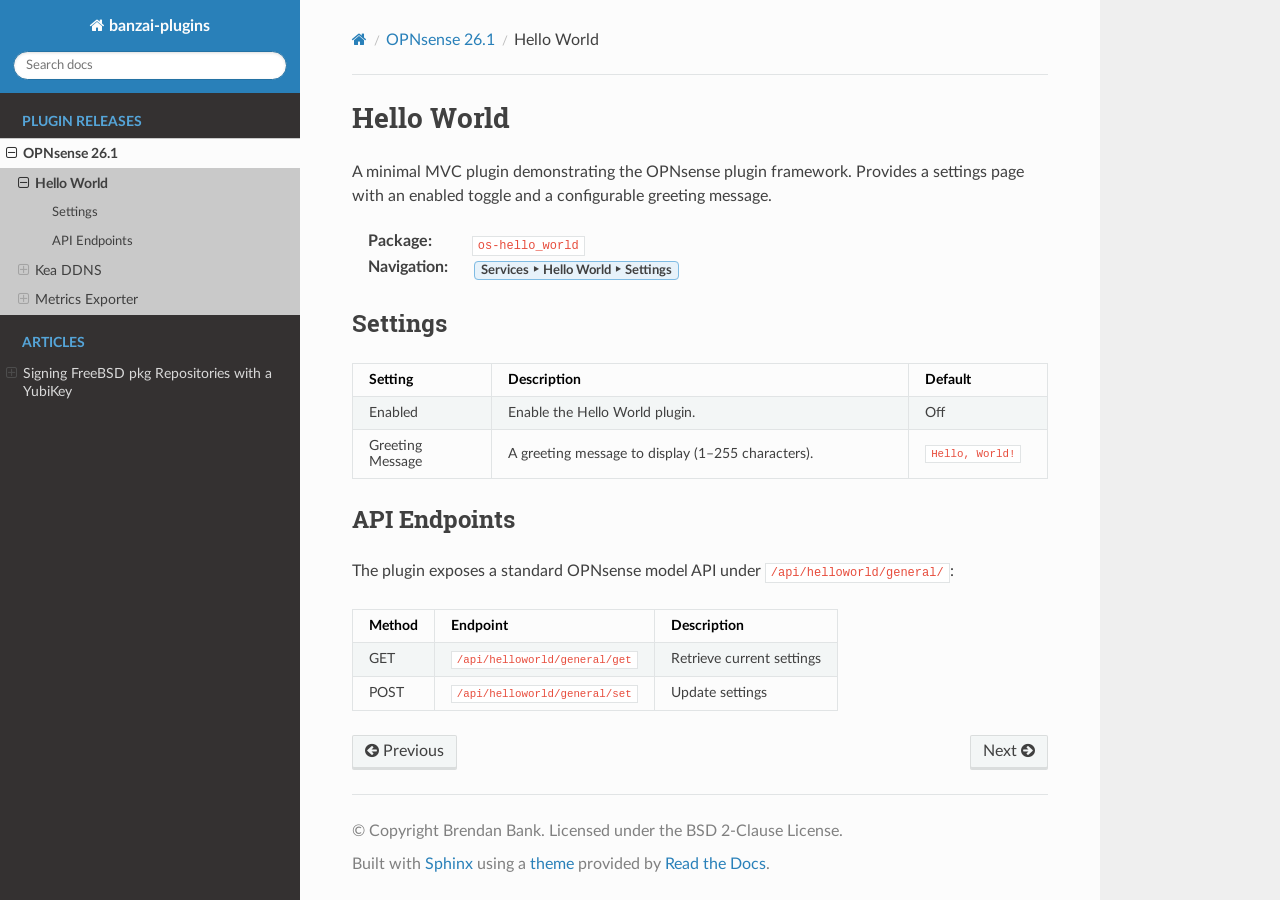
<file: docs/releases/26.1/hello_world.html>
<!DOCTYPE html>
<html class="writer-html5" lang="en" data-content_root="../../">
<head>
  <meta charset="utf-8" /><meta name="viewport" content="width=device-width, initial-scale=1" />

  <meta name="viewport" content="width=device-width, initial-scale=1.0" />
  <title>Hello World &mdash; banzai-plugins  documentation</title>
      <link rel="stylesheet" type="text/css" href="../../_static/pygments.css?v=b86133f3" />
      <link rel="stylesheet" type="text/css" href="../../_static/css/theme.css?v=9edc463e" />
      <link rel="stylesheet" type="text/css" href="../../_static/custom.css?v=64ce4cbe" />

  
      <script src="../../_static/jquery.js?v=5d32c60e"></script>
      <script src="../../_static/_sphinx_javascript_frameworks_compat.js?v=2cd50e6c"></script>
      <script src="../../_static/documentation_options.js?v=7f41d439"></script>
      <script src="../../_static/doctools.js?v=fd6eb6e6"></script>
      <script src="../../_static/sphinx_highlight.js?v=6ffebe34"></script>
    <script src="../../_static/js/theme.js"></script>
    <link rel="index" title="Index" href="../../genindex.html" />
    <link rel="search" title="Search" href="../../search.html" />
    <link rel="next" title="Kea DDNS" href="kea_ddns.html" />
    <link rel="prev" title="OPNsense 26.1" href="index.html" /> 
</head>

<body class="wy-body-for-nav"> 
  <div class="wy-grid-for-nav">
    <nav data-toggle="wy-nav-shift" class="wy-nav-side">
      <div class="wy-side-scroll">
        <div class="wy-side-nav-search" >

          
          
          <a href="../../index.html" class="icon icon-home">
            banzai-plugins
          </a>
<div role="search">
  <form id="rtd-search-form" class="wy-form" action="../../search.html" method="get">
    <input type="text" name="q" placeholder="Search docs" aria-label="Search docs" />
    <input type="hidden" name="check_keywords" value="yes" />
    <input type="hidden" name="area" value="default" />
  </form>
</div>
        </div><div class="wy-menu wy-menu-vertical" data-spy="affix" role="navigation" aria-label="Navigation menu">
              <p class="caption" role="heading"><span class="caption-text">Plugin Releases</span></p>
<ul class="current">
<li class="toctree-l1 current"><a class="reference internal" href="index.html">OPNsense 26.1</a><ul class="current">
<li class="toctree-l2 current"><a class="current reference internal" href="#">Hello World</a><ul>
<li class="toctree-l3"><a class="reference internal" href="#settings">Settings</a></li>
<li class="toctree-l3"><a class="reference internal" href="#api-endpoints">API Endpoints</a></li>
</ul>
</li>
<li class="toctree-l2"><a class="reference internal" href="kea_ddns.html">Kea DDNS</a><ul>
<li class="toctree-l3"><a class="reference internal" href="kea_ddns.html#prerequisites">Prerequisites</a></li>
<li class="toctree-l3"><a class="reference internal" href="kea_ddns.html#settings">Settings</a></li>
<li class="toctree-l3"><a class="reference internal" href="kea_ddns.html#status">Status</a></li>
<li class="toctree-l3"><a class="reference internal" href="kea_ddns.html#log-file">Log File</a></li>
<li class="toctree-l3"><a class="reference internal" href="kea_ddns.html#configuration-examples">Configuration examples</a></li>
<li class="toctree-l3"><a class="reference internal" href="kea_ddns.html#troubleshooting">Troubleshooting</a></li>
<li class="toctree-l3"><a class="reference internal" href="kea_ddns.html#how-it-works">How it works</a></li>
<li class="toctree-l3"><a class="reference internal" href="kea_ddns.html#coexistence-with-core-ddns">Coexistence with core DDNS</a></li>
<li class="toctree-l3"><a class="reference internal" href="kea_ddns.html#uninstall">Uninstall</a></li>
<li class="toctree-l3"><a class="reference internal" href="kea_ddns.html#api">API</a></li>
</ul>
</li>
<li class="toctree-l2"><a class="reference internal" href="metrics_exporter.html">Metrics Exporter</a><ul>
<li class="toctree-l3"><a class="reference internal" href="metrics_exporter.html#settings">Settings</a></li>
<li class="toctree-l3"><a class="reference internal" href="metrics_exporter.html#collectors">Collectors</a></li>
</ul>
</li>
<li class="toctree-l2"><a class="reference internal" href="index.html#installation">Installation</a><ul>
<li class="toctree-l3"><a class="reference internal" href="index.html#trust-the-repository-signing-key">1. Trust the repository signing key</a></li>
<li class="toctree-l3"><a class="reference internal" href="index.html#add-the-repository">2. Add the repository</a></li>
<li class="toctree-l3"><a class="reference internal" href="index.html#install-a-plugin">3. Install a plugin</a></li>
</ul>
</li>
</ul>
</li>
</ul>
<p class="caption" role="heading"><span class="caption-text">Articles</span></p>
<ul>
<li class="toctree-l1"><a class="reference internal" href="../../articles/yubikey-pkg-signing.html">Signing FreeBSD pkg Repositories with a YubiKey</a><ul>
<li class="toctree-l2"><a class="reference internal" href="../../articles/yubikey-pkg-signing.html#why-hardware-backed-signing">Why hardware-backed signing?</a></li>
<li class="toctree-l2"><a class="reference internal" href="../../articles/yubikey-pkg-signing.html#how-pkg-signing-actually-works">How pkg signing actually works</a><ul>
<li class="toctree-l3"><a class="reference internal" href="../../articles/yubikey-pkg-signing.html#the-double-hash">The double hash</a></li>
<li class="toctree-l3"><a class="reference internal" href="../../articles/yubikey-pkg-signing.html#fingerprints">Fingerprints</a></li>
</ul>
</li>
<li class="toctree-l2"><a class="reference internal" href="../../articles/yubikey-pkg-signing.html#setting-up-the-piv-signing-key">Setting up the PIV signing key</a></li>
<li class="toctree-l2"><a class="reference internal" href="../../articles/yubikey-pkg-signing.html#the-piv-signing-agent">The PIV signing agent</a><ul>
<li class="toctree-l3"><a class="reference internal" href="../../articles/yubikey-pkg-signing.html#pkcs-11-signing-flow">PKCS#11 signing flow</a></li>
</ul>
</li>
<li class="toctree-l2"><a class="reference internal" href="../../articles/yubikey-pkg-signing.html#the-signing-command">The signing command</a></li>
<li class="toctree-l2"><a class="reference internal" href="../../articles/yubikey-pkg-signing.html#socket-forwarding-for-remote-builds">Socket forwarding for remote builds</a></li>
<li class="toctree-l2"><a class="reference internal" href="../../articles/yubikey-pkg-signing.html#putting-it-together-the-build-script">Putting it together: the build script</a></li>
<li class="toctree-l2"><a class="reference internal" href="../../articles/yubikey-pkg-signing.html#client-side-setup">Client-side setup</a></li>
<li class="toctree-l2"><a class="reference internal" href="../../articles/yubikey-pkg-signing.html#verifying-signatures-manually">Verifying signatures manually</a></li>
<li class="toctree-l2"><a class="reference internal" href="../../articles/yubikey-pkg-signing.html#summary-of-pitfalls">Summary of pitfalls</a></li>
<li class="toctree-l2"><a class="reference internal" href="../../articles/yubikey-pkg-signing.html#references">References</a></li>
</ul>
</li>
</ul>

        </div>
      </div>
    </nav>

    <section data-toggle="wy-nav-shift" class="wy-nav-content-wrap"><nav class="wy-nav-top" aria-label="Mobile navigation menu" >
          <i data-toggle="wy-nav-top" class="fa fa-bars"></i>
          <a href="../../index.html">banzai-plugins</a>
      </nav>

      <div class="wy-nav-content">
        <div class="rst-content">
          <div role="navigation" aria-label="Page navigation">
  <ul class="wy-breadcrumbs">
      <li><a href="../../index.html" class="icon icon-home" aria-label="Home"></a></li>
          <li class="breadcrumb-item"><a href="index.html">OPNsense 26.1</a></li>
      <li class="breadcrumb-item active">Hello World</li>
      <li class="wy-breadcrumbs-aside">
      </li>
  </ul>
  <hr/>
</div>
          <div role="main" class="document" itemscope="itemscope" itemtype="http://schema.org/Article">
           <div itemprop="articleBody">
             
  <section id="hello-world">
<h1>Hello World<a class="headerlink" href="#hello-world" title="Link to this heading"></a></h1>
<p>A minimal MVC plugin demonstrating the OPNsense plugin framework. Provides a
settings page with an enabled toggle and a configurable greeting message.</p>
<dl class="field-list simple">
<dt class="field-odd">Package<span class="colon">:</span></dt>
<dd class="field-odd"><p><code class="docutils literal notranslate"><span class="pre">os-hello_world</span></code></p>
</dd>
<dt class="field-even">Navigation<span class="colon">:</span></dt>
<dd class="field-even"><p><span class="menuselection">Services ‣ Hello World ‣ Settings</span></p>
</dd>
</dl>
<section id="settings">
<h2>Settings<a class="headerlink" href="#settings" title="Link to this heading"></a></h2>
<table class="docutils align-default">
<colgroup>
<col style="width: 20.0%" />
<col style="width: 60.0%" />
<col style="width: 20.0%" />
</colgroup>
<thead>
<tr class="row-odd"><th class="head"><p>Setting</p></th>
<th class="head"><p>Description</p></th>
<th class="head"><p>Default</p></th>
</tr>
</thead>
<tbody>
<tr class="row-even"><td><p>Enabled</p></td>
<td><p>Enable the Hello World plugin.</p></td>
<td><p>Off</p></td>
</tr>
<tr class="row-odd"><td><p>Greeting Message</p></td>
<td><p>A greeting message to display (1–255 characters).</p></td>
<td><p><code class="docutils literal notranslate"><span class="pre">Hello,</span> <span class="pre">World!</span></code></p></td>
</tr>
</tbody>
</table>
</section>
<section id="api-endpoints">
<h2>API Endpoints<a class="headerlink" href="#api-endpoints" title="Link to this heading"></a></h2>
<p>The plugin exposes a standard OPNsense model API under <code class="docutils literal notranslate"><span class="pre">/api/helloworld/general/</span></code>:</p>
<table class="docutils align-default">
<thead>
<tr class="row-odd"><th class="head"><p>Method</p></th>
<th class="head"><p>Endpoint</p></th>
<th class="head"><p>Description</p></th>
</tr>
</thead>
<tbody>
<tr class="row-even"><td><p>GET</p></td>
<td><p><code class="docutils literal notranslate"><span class="pre">/api/helloworld/general/get</span></code></p></td>
<td><p>Retrieve current settings</p></td>
</tr>
<tr class="row-odd"><td><p>POST</p></td>
<td><p><code class="docutils literal notranslate"><span class="pre">/api/helloworld/general/set</span></code></p></td>
<td><p>Update settings</p></td>
</tr>
</tbody>
</table>
</section>
</section>


           </div>
          </div>
          <footer><div class="rst-footer-buttons" role="navigation" aria-label="Footer">
        <a href="index.html" class="btn btn-neutral float-left" title="OPNsense 26.1" accesskey="p" rel="prev"><span class="fa fa-arrow-circle-left" aria-hidden="true"></span> Previous</a>
        <a href="kea_ddns.html" class="btn btn-neutral float-right" title="Kea DDNS" accesskey="n" rel="next">Next <span class="fa fa-arrow-circle-right" aria-hidden="true"></span></a>
    </div>

  <hr/>

  <div role="contentinfo">
    <p>&#169; Copyright Brendan Bank. Licensed under the BSD 2-Clause License.</p>
  </div>

  Built with <a href="https://www.sphinx-doc.org/">Sphinx</a> using a
    <a href="https://github.com/readthedocs/sphinx_rtd_theme">theme</a>
    provided by <a href="https://readthedocs.org">Read the Docs</a>.
   

</footer>
        </div>
      </div>
    </section>
  </div>
  <script>
      jQuery(function () {
          SphinxRtdTheme.Navigation.enable(true);
      });
  </script> 

</body>
</html>
</file>
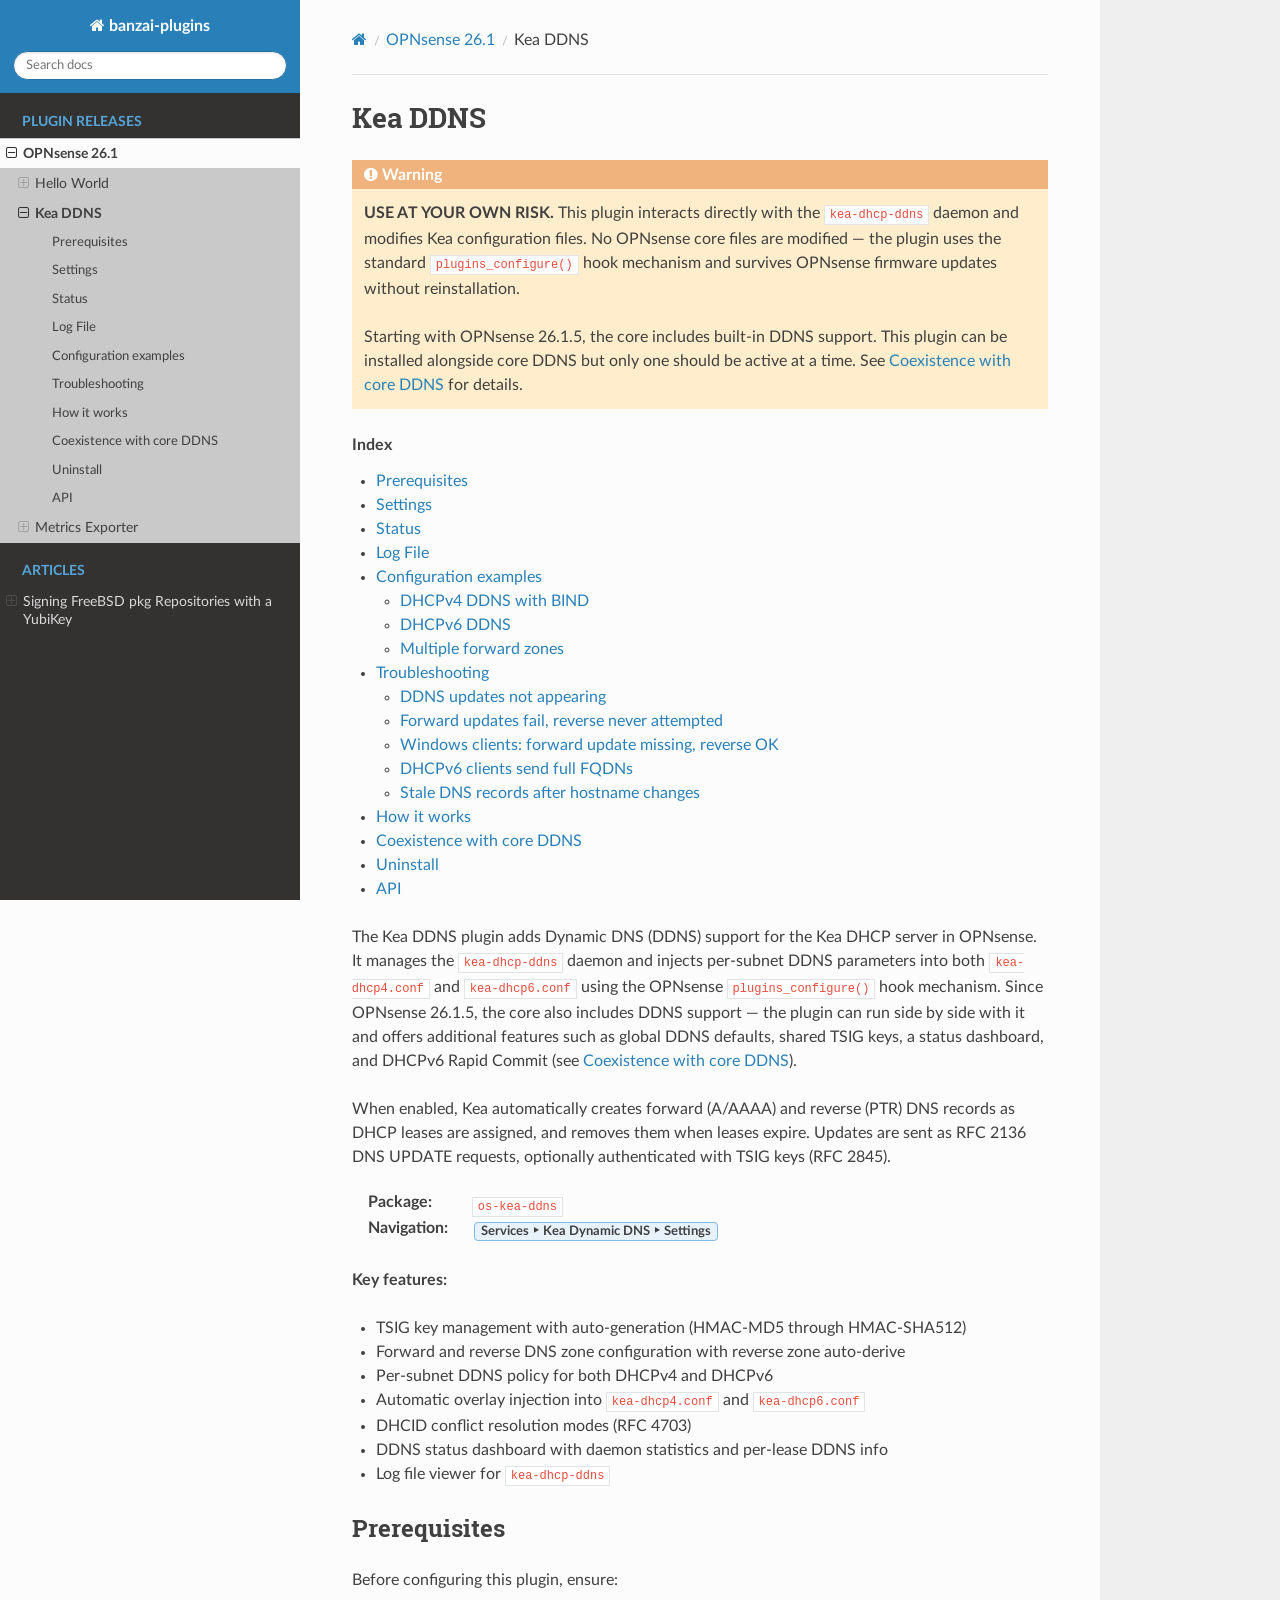
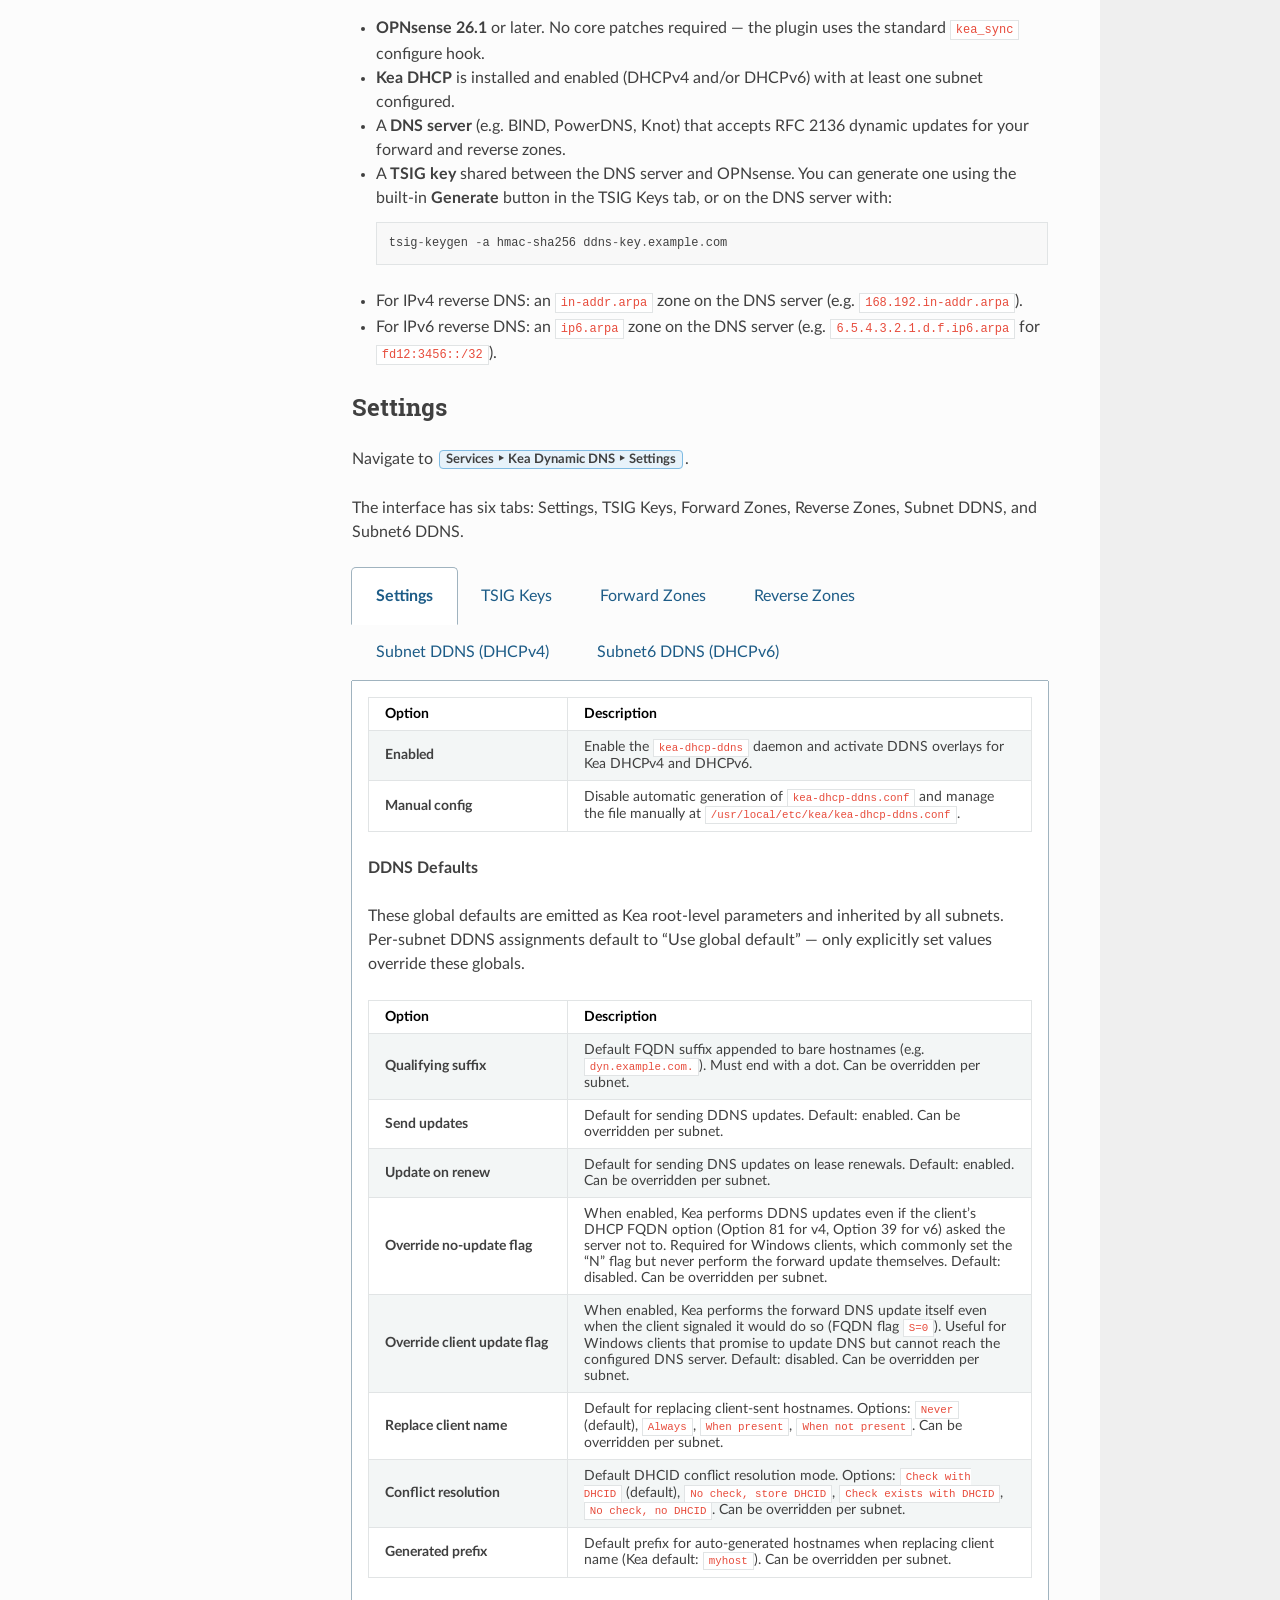
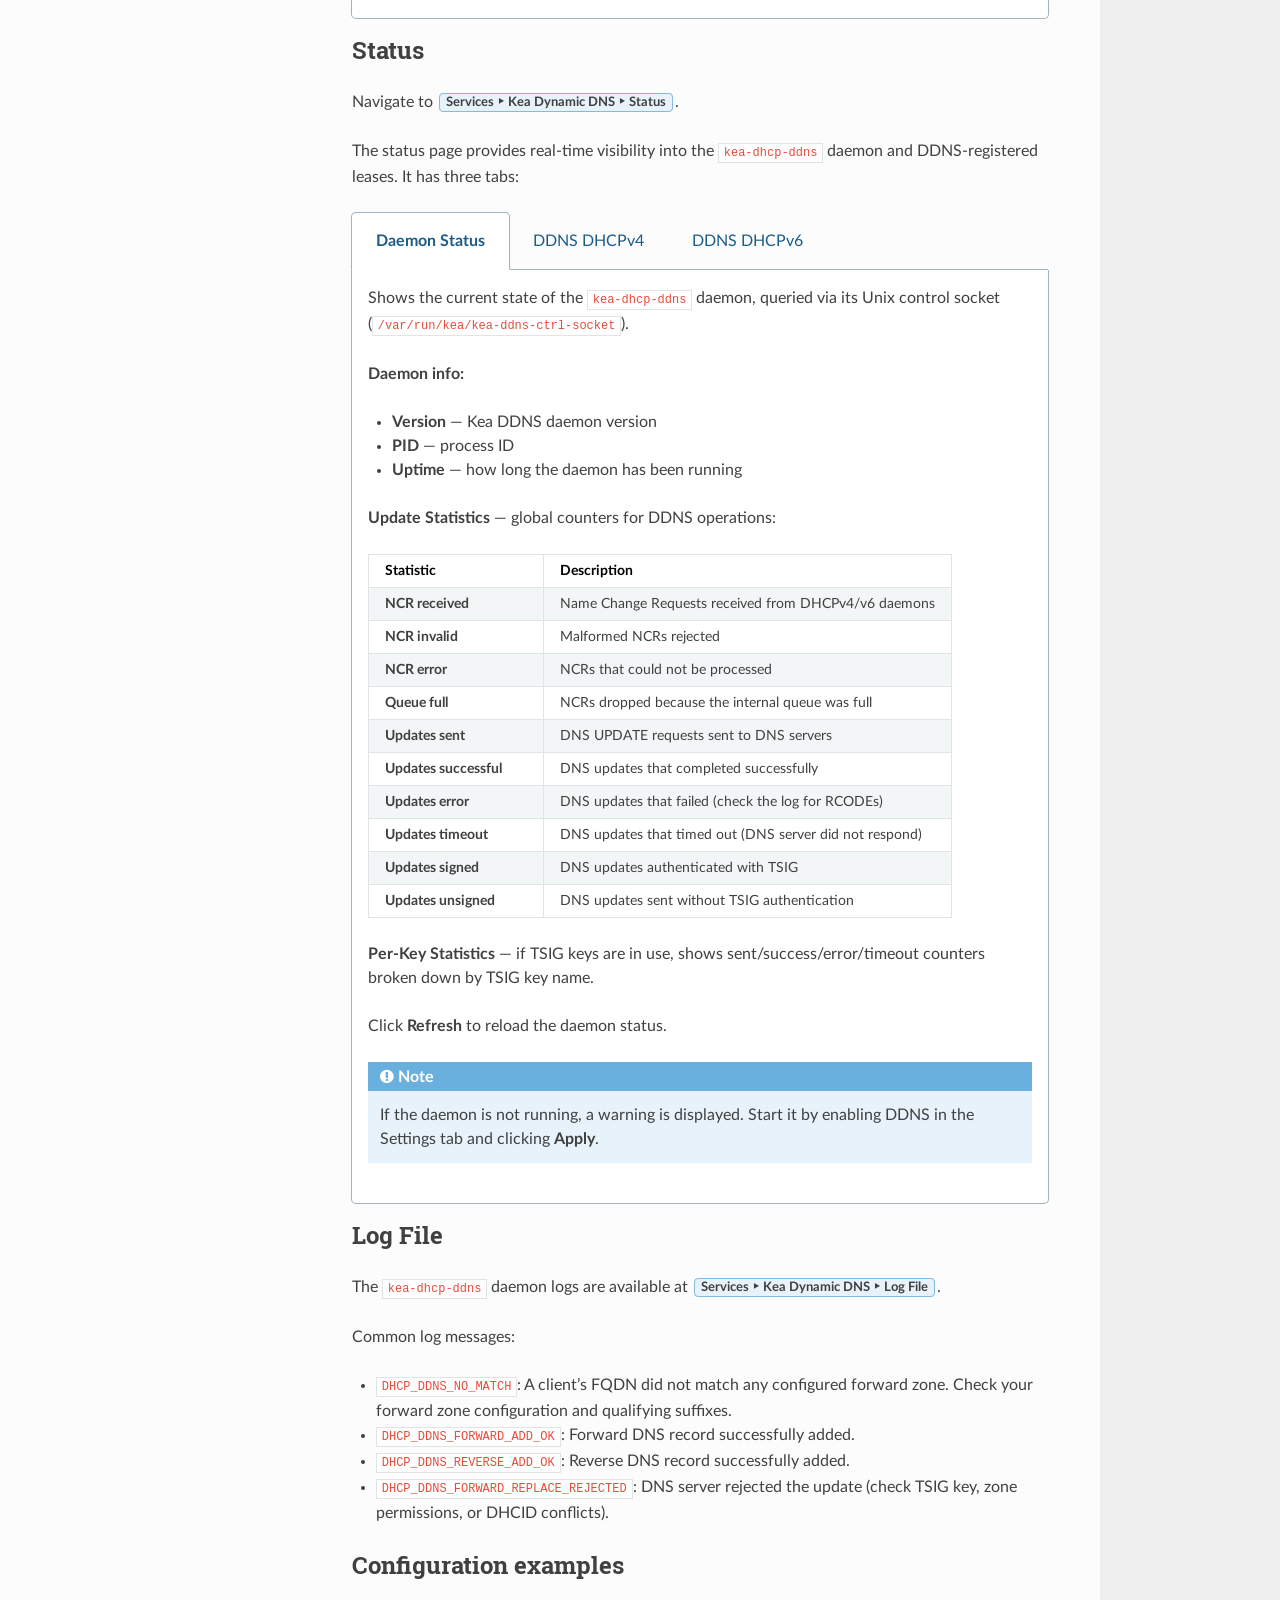
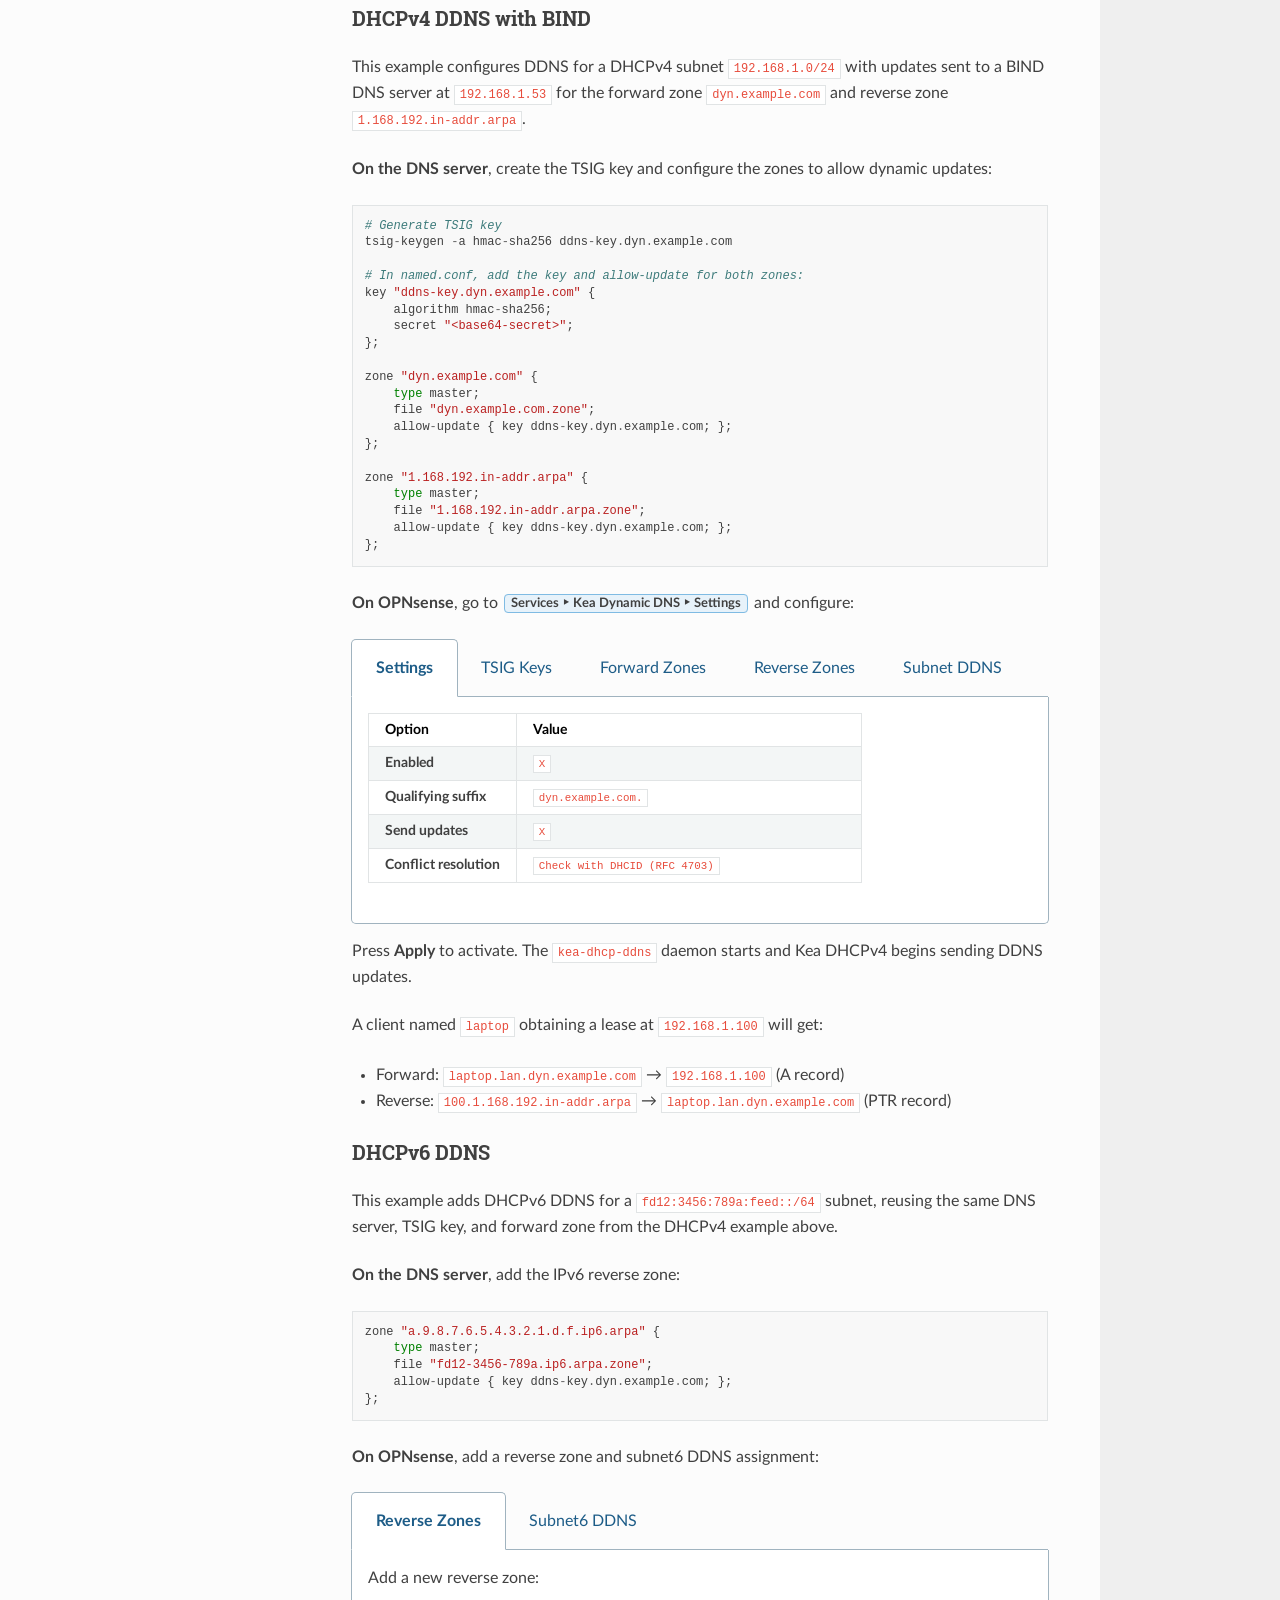
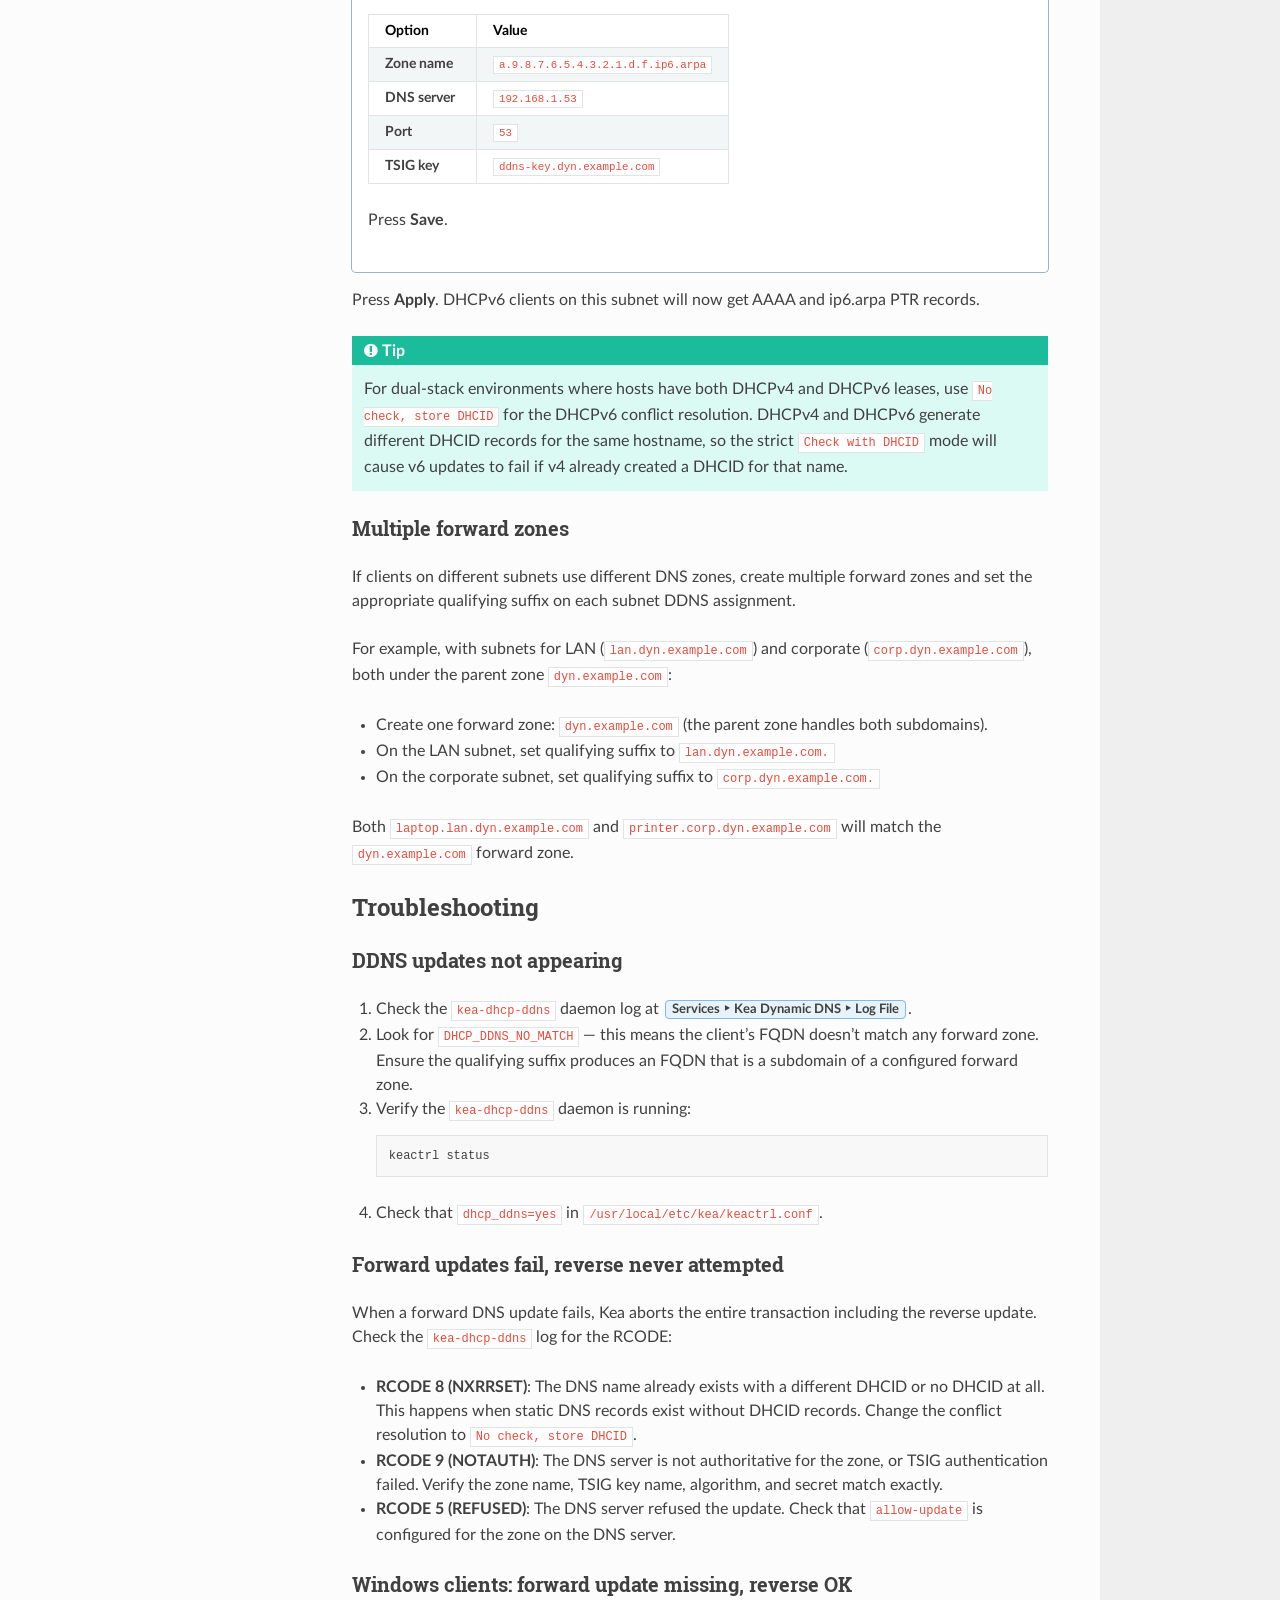
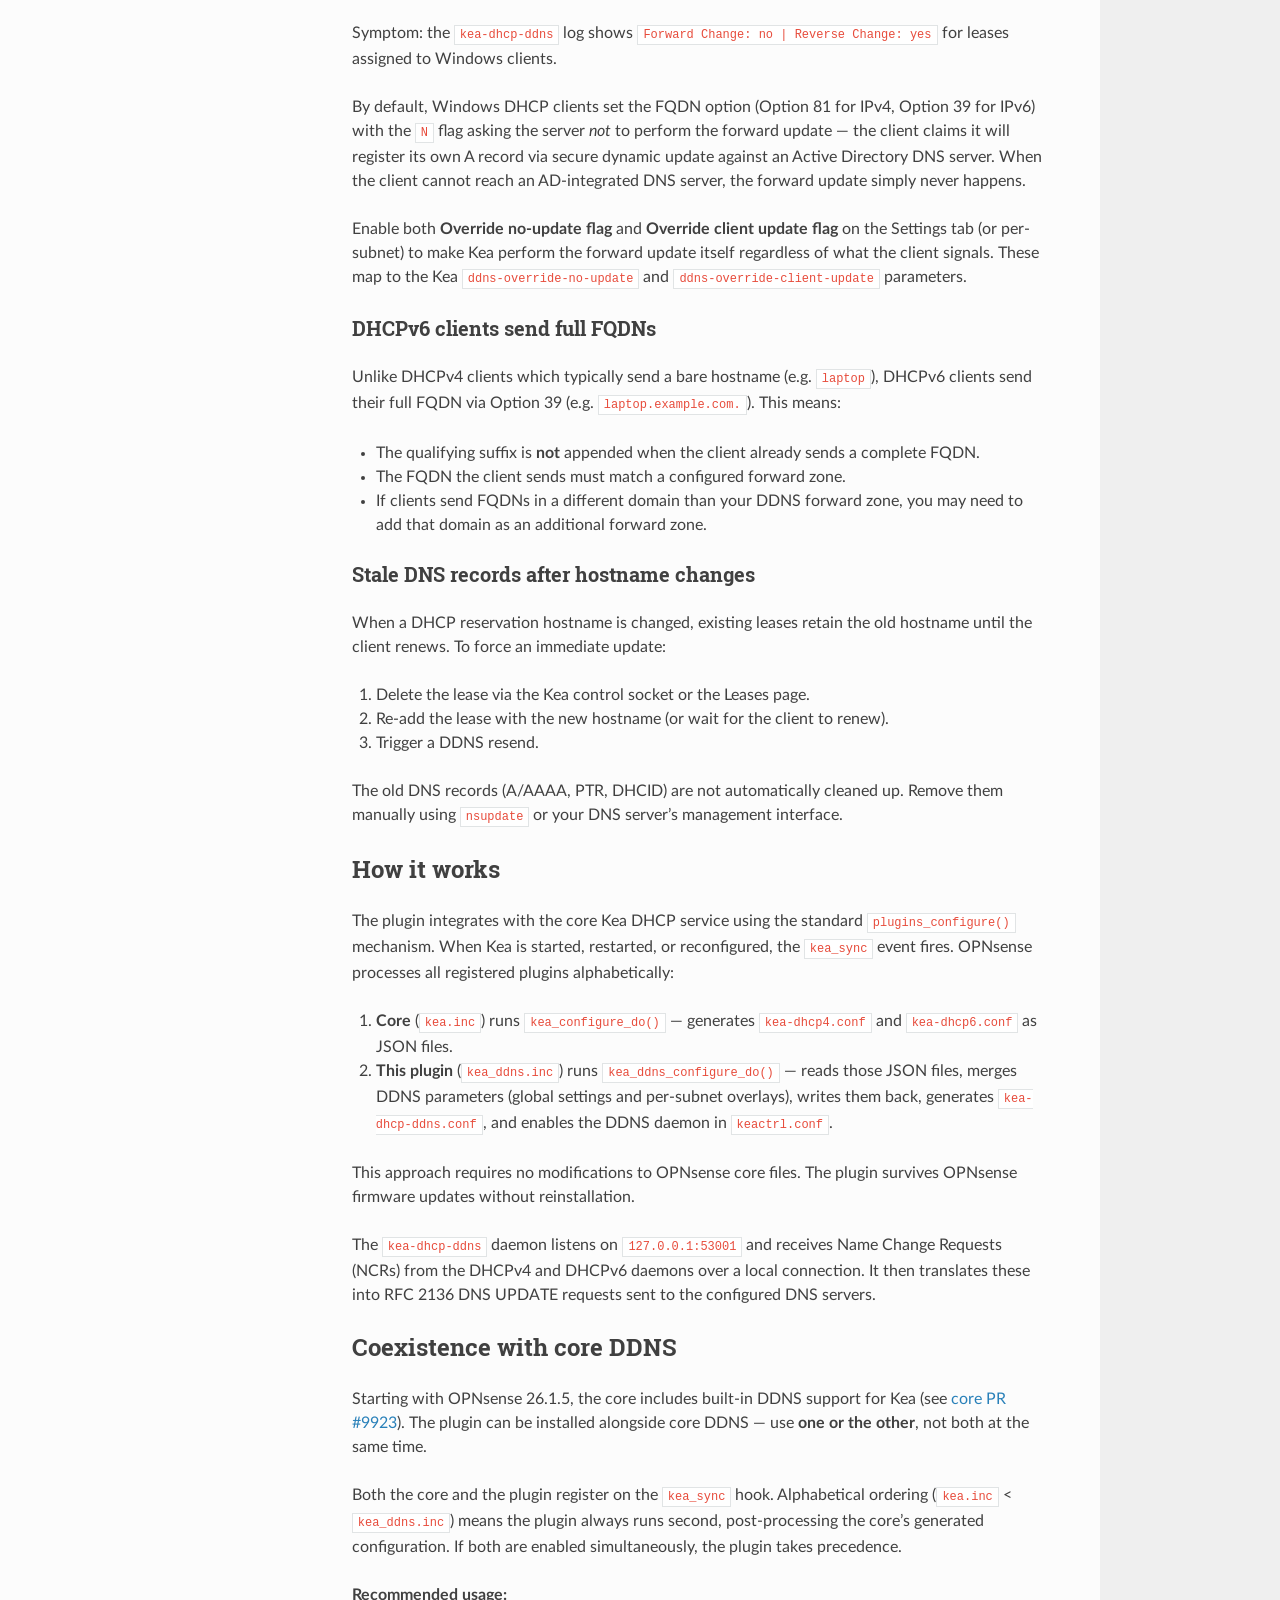
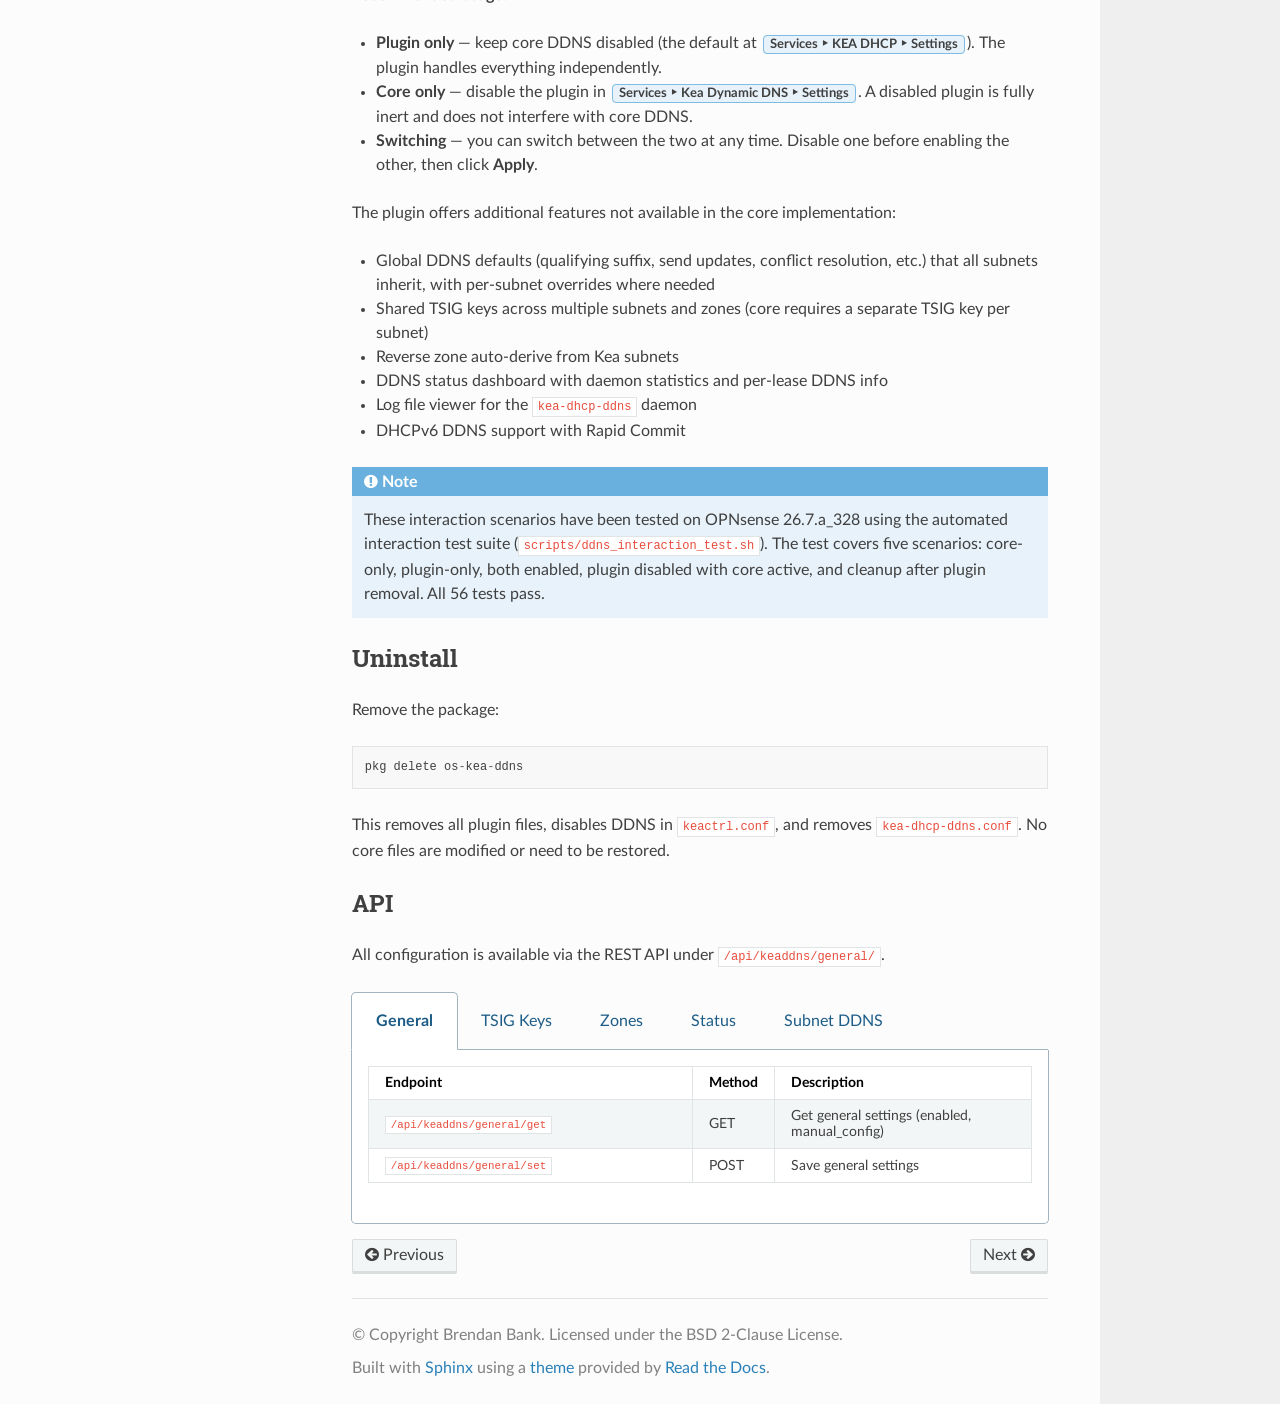
<file: docs/releases/26.1/kea_ddns.html>
<!DOCTYPE html>
<html class="writer-html5" lang="en" data-content_root="../../">
<head>
  <meta charset="utf-8" /><meta name="viewport" content="width=device-width, initial-scale=1" />

  <meta name="viewport" content="width=device-width, initial-scale=1.0" />
  <title>Kea DDNS &mdash; banzai-plugins  documentation</title>
      <link rel="stylesheet" type="text/css" href="../../_static/pygments.css?v=b86133f3" />
      <link rel="stylesheet" type="text/css" href="../../_static/css/theme.css?v=9edc463e" />
      <link rel="stylesheet" type="text/css" href="../../_static/tabs.css?v=a5c4661c" />
      <link rel="stylesheet" type="text/css" href="../../_static/custom.css?v=64ce4cbe" />

  
      <script src="../../_static/jquery.js?v=5d32c60e"></script>
      <script src="../../_static/_sphinx_javascript_frameworks_compat.js?v=2cd50e6c"></script>
      <script src="../../_static/documentation_options.js?v=7f41d439"></script>
      <script src="../../_static/doctools.js?v=fd6eb6e6"></script>
      <script src="../../_static/sphinx_highlight.js?v=6ffebe34"></script>
      <script src="../../_static/tabs.js?v=3030b3cb"></script>
    <script src="../../_static/js/theme.js"></script>
    <link rel="index" title="Index" href="../../genindex.html" />
    <link rel="search" title="Search" href="../../search.html" />
    <link rel="next" title="Metrics Exporter" href="metrics_exporter.html" />
    <link rel="prev" title="Hello World" href="hello_world.html" /> 
</head>

<body class="wy-body-for-nav"> 
  <div class="wy-grid-for-nav">
    <nav data-toggle="wy-nav-shift" class="wy-nav-side">
      <div class="wy-side-scroll">
        <div class="wy-side-nav-search" >

          
          
          <a href="../../index.html" class="icon icon-home">
            banzai-plugins
          </a>
<div role="search">
  <form id="rtd-search-form" class="wy-form" action="../../search.html" method="get">
    <input type="text" name="q" placeholder="Search docs" aria-label="Search docs" />
    <input type="hidden" name="check_keywords" value="yes" />
    <input type="hidden" name="area" value="default" />
  </form>
</div>
        </div><div class="wy-menu wy-menu-vertical" data-spy="affix" role="navigation" aria-label="Navigation menu">
              <p class="caption" role="heading"><span class="caption-text">Plugin Releases</span></p>
<ul class="current">
<li class="toctree-l1 current"><a class="reference internal" href="index.html">OPNsense 26.1</a><ul class="current">
<li class="toctree-l2"><a class="reference internal" href="hello_world.html">Hello World</a><ul>
<li class="toctree-l3"><a class="reference internal" href="hello_world.html#settings">Settings</a></li>
<li class="toctree-l3"><a class="reference internal" href="hello_world.html#api-endpoints">API Endpoints</a></li>
</ul>
</li>
<li class="toctree-l2 current"><a class="current reference internal" href="#">Kea DDNS</a><ul>
<li class="toctree-l3"><a class="reference internal" href="#prerequisites">Prerequisites</a></li>
<li class="toctree-l3"><a class="reference internal" href="#settings">Settings</a></li>
<li class="toctree-l3"><a class="reference internal" href="#status">Status</a></li>
<li class="toctree-l3"><a class="reference internal" href="#log-file">Log File</a></li>
<li class="toctree-l3"><a class="reference internal" href="#configuration-examples">Configuration examples</a></li>
<li class="toctree-l3"><a class="reference internal" href="#troubleshooting">Troubleshooting</a></li>
<li class="toctree-l3"><a class="reference internal" href="#how-it-works">How it works</a></li>
<li class="toctree-l3"><a class="reference internal" href="#coexistence-with-core-ddns">Coexistence with core DDNS</a></li>
<li class="toctree-l3"><a class="reference internal" href="#uninstall">Uninstall</a></li>
<li class="toctree-l3"><a class="reference internal" href="#api">API</a></li>
</ul>
</li>
<li class="toctree-l2"><a class="reference internal" href="metrics_exporter.html">Metrics Exporter</a><ul>
<li class="toctree-l3"><a class="reference internal" href="metrics_exporter.html#settings">Settings</a></li>
<li class="toctree-l3"><a class="reference internal" href="metrics_exporter.html#collectors">Collectors</a></li>
</ul>
</li>
<li class="toctree-l2"><a class="reference internal" href="index.html#installation">Installation</a><ul>
<li class="toctree-l3"><a class="reference internal" href="index.html#trust-the-repository-signing-key">1. Trust the repository signing key</a></li>
<li class="toctree-l3"><a class="reference internal" href="index.html#add-the-repository">2. Add the repository</a></li>
<li class="toctree-l3"><a class="reference internal" href="index.html#install-a-plugin">3. Install a plugin</a></li>
</ul>
</li>
</ul>
</li>
</ul>
<p class="caption" role="heading"><span class="caption-text">Articles</span></p>
<ul>
<li class="toctree-l1"><a class="reference internal" href="../../articles/yubikey-pkg-signing.html">Signing FreeBSD pkg Repositories with a YubiKey</a><ul>
<li class="toctree-l2"><a class="reference internal" href="../../articles/yubikey-pkg-signing.html#why-hardware-backed-signing">Why hardware-backed signing?</a></li>
<li class="toctree-l2"><a class="reference internal" href="../../articles/yubikey-pkg-signing.html#how-pkg-signing-actually-works">How pkg signing actually works</a><ul>
<li class="toctree-l3"><a class="reference internal" href="../../articles/yubikey-pkg-signing.html#the-double-hash">The double hash</a></li>
<li class="toctree-l3"><a class="reference internal" href="../../articles/yubikey-pkg-signing.html#fingerprints">Fingerprints</a></li>
</ul>
</li>
<li class="toctree-l2"><a class="reference internal" href="../../articles/yubikey-pkg-signing.html#setting-up-the-piv-signing-key">Setting up the PIV signing key</a></li>
<li class="toctree-l2"><a class="reference internal" href="../../articles/yubikey-pkg-signing.html#the-piv-signing-agent">The PIV signing agent</a><ul>
<li class="toctree-l3"><a class="reference internal" href="../../articles/yubikey-pkg-signing.html#pkcs-11-signing-flow">PKCS#11 signing flow</a></li>
</ul>
</li>
<li class="toctree-l2"><a class="reference internal" href="../../articles/yubikey-pkg-signing.html#the-signing-command">The signing command</a></li>
<li class="toctree-l2"><a class="reference internal" href="../../articles/yubikey-pkg-signing.html#socket-forwarding-for-remote-builds">Socket forwarding for remote builds</a></li>
<li class="toctree-l2"><a class="reference internal" href="../../articles/yubikey-pkg-signing.html#putting-it-together-the-build-script">Putting it together: the build script</a></li>
<li class="toctree-l2"><a class="reference internal" href="../../articles/yubikey-pkg-signing.html#client-side-setup">Client-side setup</a></li>
<li class="toctree-l2"><a class="reference internal" href="../../articles/yubikey-pkg-signing.html#verifying-signatures-manually">Verifying signatures manually</a></li>
<li class="toctree-l2"><a class="reference internal" href="../../articles/yubikey-pkg-signing.html#summary-of-pitfalls">Summary of pitfalls</a></li>
<li class="toctree-l2"><a class="reference internal" href="../../articles/yubikey-pkg-signing.html#references">References</a></li>
</ul>
</li>
</ul>

        </div>
      </div>
    </nav>

    <section data-toggle="wy-nav-shift" class="wy-nav-content-wrap"><nav class="wy-nav-top" aria-label="Mobile navigation menu" >
          <i data-toggle="wy-nav-top" class="fa fa-bars"></i>
          <a href="../../index.html">banzai-plugins</a>
      </nav>

      <div class="wy-nav-content">
        <div class="rst-content">
          <div role="navigation" aria-label="Page navigation">
  <ul class="wy-breadcrumbs">
      <li><a href="../../index.html" class="icon icon-home" aria-label="Home"></a></li>
          <li class="breadcrumb-item"><a href="index.html">OPNsense 26.1</a></li>
      <li class="breadcrumb-item active">Kea DDNS</li>
      <li class="wy-breadcrumbs-aside">
      </li>
  </ul>
  <hr/>
</div>
          <div role="main" class="document" itemscope="itemscope" itemtype="http://schema.org/Article">
           <div itemprop="articleBody">
             
  <section id="kea-ddns">
<h1>Kea DDNS<a class="headerlink" href="#kea-ddns" title="Link to this heading"></a></h1>
<div class="admonition warning">
<p class="admonition-title">Warning</p>
<p><strong>USE AT YOUR OWN RISK.</strong> This plugin interacts directly with the
<code class="docutils literal notranslate"><span class="pre">kea-dhcp-ddns</span></code> daemon and modifies Kea configuration files. No OPNsense
core files are modified — the plugin uses the standard <code class="docutils literal notranslate"><span class="pre">plugins_configure()</span></code>
hook mechanism and survives OPNsense firmware updates without reinstallation.</p>
<p>Starting with OPNsense 26.1.5, the core includes built-in DDNS support. This
plugin can be installed alongside core DDNS but only one should be active at
a time. See <a class="reference internal" href="#coexistence-with-core-ddns">Coexistence with core DDNS</a> for details.</p>
</div>
<nav class="contents local" id="index">
<p class="topic-title">Index</p>
<ul class="simple">
<li><p><a class="reference internal" href="#prerequisites" id="id1">Prerequisites</a></p></li>
<li><p><a class="reference internal" href="#settings" id="id2">Settings</a></p></li>
<li><p><a class="reference internal" href="#status" id="id3">Status</a></p></li>
<li><p><a class="reference internal" href="#log-file" id="id4">Log File</a></p></li>
<li><p><a class="reference internal" href="#configuration-examples" id="id5">Configuration examples</a></p>
<ul>
<li><p><a class="reference internal" href="#dhcpv4-ddns-with-bind" id="id6">DHCPv4 DDNS with BIND</a></p></li>
<li><p><a class="reference internal" href="#dhcpv6-ddns" id="id7">DHCPv6 DDNS</a></p></li>
<li><p><a class="reference internal" href="#multiple-forward-zones" id="id8">Multiple forward zones</a></p></li>
</ul>
</li>
<li><p><a class="reference internal" href="#troubleshooting" id="id9">Troubleshooting</a></p>
<ul>
<li><p><a class="reference internal" href="#ddns-updates-not-appearing" id="id10">DDNS updates not appearing</a></p></li>
<li><p><a class="reference internal" href="#forward-updates-fail-reverse-never-attempted" id="id11">Forward updates fail, reverse never attempted</a></p></li>
<li><p><a class="reference internal" href="#windows-clients-forward-update-missing-reverse-ok" id="id12">Windows clients: forward update missing, reverse OK</a></p></li>
<li><p><a class="reference internal" href="#dhcpv6-clients-send-full-fqdns" id="id13">DHCPv6 clients send full FQDNs</a></p></li>
<li><p><a class="reference internal" href="#stale-dns-records-after-hostname-changes" id="id14">Stale DNS records after hostname changes</a></p></li>
</ul>
</li>
<li><p><a class="reference internal" href="#how-it-works" id="id15">How it works</a></p></li>
<li><p><a class="reference internal" href="#coexistence-with-core-ddns" id="id16">Coexistence with core DDNS</a></p></li>
<li><p><a class="reference internal" href="#uninstall" id="id17">Uninstall</a></p></li>
<li><p><a class="reference internal" href="#api" id="id18">API</a></p></li>
</ul>
</nav>
<p>The Kea DDNS plugin adds Dynamic DNS (DDNS) support for the Kea DHCP server in
OPNsense. It manages the <code class="docutils literal notranslate"><span class="pre">kea-dhcp-ddns</span></code> daemon and injects per-subnet DDNS
parameters into both <code class="docutils literal notranslate"><span class="pre">kea-dhcp4.conf</span></code> and <code class="docutils literal notranslate"><span class="pre">kea-dhcp6.conf</span></code> using the
OPNsense <code class="docutils literal notranslate"><span class="pre">plugins_configure()</span></code> hook mechanism. Since OPNsense 26.1.5, the
core also includes DDNS support — the plugin can run side by side with it and
offers additional features such as global DDNS defaults, shared TSIG keys, a
status dashboard, and DHCPv6 Rapid Commit (see
<a class="reference internal" href="#coexistence-with-core-ddns">Coexistence with core DDNS</a>).</p>
<p>When enabled, Kea automatically creates forward (A/AAAA) and reverse (PTR) DNS
records as DHCP leases are assigned, and removes them when leases expire.
Updates are sent as RFC 2136 DNS UPDATE requests, optionally authenticated with
TSIG keys (RFC 2845).</p>
<dl class="field-list simple">
<dt class="field-odd">Package<span class="colon">:</span></dt>
<dd class="field-odd"><p><code class="docutils literal notranslate"><span class="pre">os-kea-ddns</span></code></p>
</dd>
<dt class="field-even">Navigation<span class="colon">:</span></dt>
<dd class="field-even"><p><span class="menuselection">Services ‣ Kea Dynamic DNS ‣ Settings</span></p>
</dd>
</dl>
<p><strong>Key features:</strong></p>
<ul class="simple">
<li><p>TSIG key management with auto-generation (HMAC-MD5 through HMAC-SHA512)</p></li>
<li><p>Forward and reverse DNS zone configuration with reverse zone auto-derive</p></li>
<li><p>Per-subnet DDNS policy for both DHCPv4 and DHCPv6</p></li>
<li><p>Automatic overlay injection into <code class="docutils literal notranslate"><span class="pre">kea-dhcp4.conf</span></code> and <code class="docutils literal notranslate"><span class="pre">kea-dhcp6.conf</span></code></p></li>
<li><p>DHCID conflict resolution modes (RFC 4703)</p></li>
<li><p>DDNS status dashboard with daemon statistics and per-lease DDNS info</p></li>
<li><p>Log file viewer for <code class="docutils literal notranslate"><span class="pre">kea-dhcp-ddns</span></code></p></li>
</ul>
<section id="prerequisites">
<h2><a class="toc-backref" href="#id1" role="doc-backlink">Prerequisites</a><a class="headerlink" href="#prerequisites" title="Link to this heading"></a></h2>
<p>Before configuring this plugin, ensure:</p>
<ul>
<li><p><strong>OPNsense 26.1</strong> or later. No core patches required — the plugin uses the
standard <code class="docutils literal notranslate"><span class="pre">kea_sync</span></code> configure hook.</p></li>
<li><p><strong>Kea DHCP</strong> is installed and enabled (DHCPv4 and/or DHCPv6) with at least
one subnet configured.</p></li>
<li><p>A <strong>DNS server</strong> (e.g. BIND, PowerDNS, Knot) that accepts RFC 2136 dynamic
updates for your forward and reverse zones.</p></li>
<li><p>A <strong>TSIG key</strong> shared between the DNS server and OPNsense. You can generate
one using the built-in <strong>Generate</strong> button in the TSIG Keys tab, or on the
DNS server with:</p>
<div class="highlight-default notranslate"><div class="highlight"><pre><span></span><span class="n">tsig</span><span class="o">-</span><span class="n">keygen</span> <span class="o">-</span><span class="n">a</span> <span class="n">hmac</span><span class="o">-</span><span class="n">sha256</span> <span class="n">ddns</span><span class="o">-</span><span class="n">key</span><span class="o">.</span><span class="n">example</span><span class="o">.</span><span class="n">com</span>
</pre></div>
</div>
</li>
<li><p>For IPv4 reverse DNS: an <code class="docutils literal notranslate"><span class="pre">in-addr.arpa</span></code> zone on the DNS server
(e.g. <code class="docutils literal notranslate"><span class="pre">168.192.in-addr.arpa</span></code>).</p></li>
<li><p>For IPv6 reverse DNS: an <code class="docutils literal notranslate"><span class="pre">ip6.arpa</span></code> zone on the DNS server
(e.g. <code class="docutils literal notranslate"><span class="pre">6.5.4.3.2.1.d.f.ip6.arpa</span></code> for <code class="docutils literal notranslate"><span class="pre">fd12:3456::/32</span></code>).</p></li>
</ul>
</section>
<section id="settings">
<h2><a class="toc-backref" href="#id2" role="doc-backlink">Settings</a><a class="headerlink" href="#settings" title="Link to this heading"></a></h2>
<p>Navigate to <span class="menuselection">Services ‣ Kea Dynamic DNS ‣ Settings</span>.</p>
<p>The interface has six tabs: Settings, TSIG Keys, Forward Zones, Reverse Zones,
Subnet DDNS, and Subnet6 DDNS.</p>
<div class="sphinx-tabs docutils container">
<div aria-label="Tabbed content" class="closeable" role="tablist"><button aria-controls="panel-0-0-0" aria-selected="true" class="sphinx-tabs-tab" id="tab-0-0-0" name="0-0" role="tab" tabindex="0">Settings</button><button aria-controls="panel-0-0-1" aria-selected="false" class="sphinx-tabs-tab" id="tab-0-0-1" name="0-1" role="tab" tabindex="-1">TSIG Keys</button><button aria-controls="panel-0-0-2" aria-selected="false" class="sphinx-tabs-tab" id="tab-0-0-2" name="0-2" role="tab" tabindex="-1">Forward Zones</button><button aria-controls="panel-0-0-3" aria-selected="false" class="sphinx-tabs-tab" id="tab-0-0-3" name="0-3" role="tab" tabindex="-1">Reverse Zones</button><button aria-controls="panel-0-0-4" aria-selected="false" class="sphinx-tabs-tab" id="tab-0-0-4" name="0-4" role="tab" tabindex="-1">Subnet DDNS (DHCPv4)</button><button aria-controls="panel-0-0-5" aria-selected="false" class="sphinx-tabs-tab" id="tab-0-0-5" name="0-5" role="tab" tabindex="-1">Subnet6 DDNS (DHCPv6)</button></div><div aria-labelledby="tab-0-0-0" class="sphinx-tabs-panel" id="panel-0-0-0" name="0-0" role="tabpanel" tabindex="0"><table class="docutils align-default">
<colgroup>
<col style="width: 30.0%" />
<col style="width: 70.0%" />
</colgroup>
<thead>
<tr class="row-odd"><th class="head"><p><strong>Option</strong></p></th>
<th class="head"><p><strong>Description</strong></p></th>
</tr>
</thead>
<tbody>
<tr class="row-even"><td><p><strong>Enabled</strong></p></td>
<td><p>Enable the <code class="docutils literal notranslate"><span class="pre">kea-dhcp-ddns</span></code> daemon and activate DDNS overlays for
Kea DHCPv4 and DHCPv6.</p></td>
</tr>
<tr class="row-odd"><td><p><strong>Manual config</strong></p></td>
<td><p>Disable automatic generation of <code class="docutils literal notranslate"><span class="pre">kea-dhcp-ddns.conf</span></code> and manage the file
manually at <code class="docutils literal notranslate"><span class="pre">/usr/local/etc/kea/kea-dhcp-ddns.conf</span></code>.</p></td>
</tr>
</tbody>
</table>
<p><strong>DDNS Defaults</strong></p>
<p>These global defaults are emitted as Kea root-level parameters and inherited by all subnets.
Per-subnet DDNS assignments default to “Use global default” — only explicitly set values
override these globals.</p>
<table class="docutils align-default">
<colgroup>
<col style="width: 30.0%" />
<col style="width: 70.0%" />
</colgroup>
<thead>
<tr class="row-odd"><th class="head"><p><strong>Option</strong></p></th>
<th class="head"><p><strong>Description</strong></p></th>
</tr>
</thead>
<tbody>
<tr class="row-even"><td><p><strong>Qualifying suffix</strong></p></td>
<td><p>Default FQDN suffix appended to bare hostnames (e.g. <code class="docutils literal notranslate"><span class="pre">dyn.example.com.</span></code>).
Must end with a dot. Can be overridden per subnet.</p></td>
</tr>
<tr class="row-odd"><td><p><strong>Send updates</strong></p></td>
<td><p>Default for sending DDNS updates. Default: enabled. Can be overridden per subnet.</p></td>
</tr>
<tr class="row-even"><td><p><strong>Update on renew</strong></p></td>
<td><p>Default for sending DNS updates on lease renewals. Default: enabled.
Can be overridden per subnet.</p></td>
</tr>
<tr class="row-odd"><td><p><strong>Override no-update flag</strong></p></td>
<td><p>When enabled, Kea performs DDNS updates even if the client’s DHCP
FQDN option (Option 81 for v4, Option 39 for v6) asked the server
not to. Required for Windows clients, which commonly set the “N”
flag but never perform the forward update themselves. Default:
disabled. Can be overridden per subnet.</p></td>
</tr>
<tr class="row-even"><td><p><strong>Override client update flag</strong></p></td>
<td><p>When enabled, Kea performs the forward DNS update itself even when
the client signaled it would do so (FQDN flag <code class="docutils literal notranslate"><span class="pre">S=0</span></code>). Useful for
Windows clients that promise to update DNS but cannot reach the
configured DNS server. Default: disabled. Can be overridden per
subnet.</p></td>
</tr>
<tr class="row-odd"><td><p><strong>Replace client name</strong></p></td>
<td><p>Default for replacing client-sent hostnames. Options: <code class="docutils literal notranslate"><span class="pre">Never</span></code> (default),
<code class="docutils literal notranslate"><span class="pre">Always</span></code>, <code class="docutils literal notranslate"><span class="pre">When</span> <span class="pre">present</span></code>, <code class="docutils literal notranslate"><span class="pre">When</span> <span class="pre">not</span> <span class="pre">present</span></code>.
Can be overridden per subnet.</p></td>
</tr>
<tr class="row-even"><td><p><strong>Conflict resolution</strong></p></td>
<td><p>Default DHCID conflict resolution mode. Options: <code class="docutils literal notranslate"><span class="pre">Check</span> <span class="pre">with</span> <span class="pre">DHCID</span></code> (default),
<code class="docutils literal notranslate"><span class="pre">No</span> <span class="pre">check,</span> <span class="pre">store</span> <span class="pre">DHCID</span></code>, <code class="docutils literal notranslate"><span class="pre">Check</span> <span class="pre">exists</span> <span class="pre">with</span> <span class="pre">DHCID</span></code>, <code class="docutils literal notranslate"><span class="pre">No</span> <span class="pre">check,</span> <span class="pre">no</span> <span class="pre">DHCID</span></code>.
Can be overridden per subnet.</p></td>
</tr>
<tr class="row-odd"><td><p><strong>Generated prefix</strong></p></td>
<td><p>Default prefix for auto-generated hostnames when replacing client name
(Kea default: <code class="docutils literal notranslate"><span class="pre">myhost</span></code>). Can be overridden per subnet.</p></td>
</tr>
</tbody>
</table>
</div><div aria-labelledby="tab-0-0-1" class="sphinx-tabs-panel" hidden="true" id="panel-0-0-1" name="0-1" role="tabpanel" tabindex="0"><p>TSIG keys provide authentication for DNS UPDATE requests (RFC 2845). The key name, algorithm, and
secret must match the configuration on your DNS server.</p>
<table class="docutils align-default">
<colgroup>
<col style="width: 30.0%" />
<col style="width: 70.0%" />
</colgroup>
<thead>
<tr class="row-odd"><th class="head"><p><strong>Option</strong></p></th>
<th class="head"><p><strong>Description</strong></p></th>
</tr>
</thead>
<tbody>
<tr class="row-even"><td><p><strong>Name</strong></p></td>
<td><p>TSIG key name. Must match the key name on the DNS server exactly
(e.g. <code class="docutils literal notranslate"><span class="pre">ddns-key.dyn.example.com</span></code>). May include dots and an optional
trailing dot.</p></td>
</tr>
<tr class="row-odd"><td><p><strong>Algorithm</strong></p></td>
<td><p>HMAC algorithm. Options: <code class="docutils literal notranslate"><span class="pre">HMAC-MD5</span></code>, <code class="docutils literal notranslate"><span class="pre">HMAC-SHA1</span></code>, <code class="docutils literal notranslate"><span class="pre">HMAC-SHA224</span></code>,
<code class="docutils literal notranslate"><span class="pre">HMAC-SHA256</span></code> (default), <code class="docutils literal notranslate"><span class="pre">HMAC-SHA384</span></code>, <code class="docutils literal notranslate"><span class="pre">HMAC-SHA512</span></code>.</p></td>
</tr>
<tr class="row-even"><td><p><strong>Secret</strong></p></td>
<td><p>Base64-encoded shared secret. Click <strong>Generate</strong> to create a
cryptographically random secret of the correct length for the
selected algorithm. Alternatively, generate on the DNS server
with <code class="docutils literal notranslate"><span class="pre">tsig-keygen</span> <span class="pre">-a</span> <span class="pre">hmac-sha256</span> <span class="pre">keyname</span></code>.</p></td>
</tr>
</tbody>
</table>
<div class="admonition tip">
<p class="admonition-title">Tip</p>
<p>The <strong>Generate</strong> button creates a random secret using the correct key length for the
selected algorithm (e.g. 32 bytes for HMAC-SHA256, 64 bytes for HMAC-SHA512). Copy
the generated Base64 value to your DNS server configuration. This eliminates the need
to run <code class="docutils literal notranslate"><span class="pre">tsig-keygen</span></code> or <code class="docutils literal notranslate"><span class="pre">dnssec-keygen</span></code> externally.</p>
</div>
</div><div aria-labelledby="tab-0-0-2" class="sphinx-tabs-panel" hidden="true" id="panel-0-0-2" name="0-2" role="tabpanel" tabindex="0"><p>Forward zones define where to send DNS UPDATE requests for forward (A/AAAA) records.
Each zone maps a DNS domain to a server and optional TSIG key.</p>
<table class="docutils align-default">
<colgroup>
<col style="width: 30.0%" />
<col style="width: 70.0%" />
</colgroup>
<thead>
<tr class="row-odd"><th class="head"><p><strong>Option</strong></p></th>
<th class="head"><p><strong>Description</strong></p></th>
</tr>
</thead>
<tbody>
<tr class="row-even"><td><p><strong>Zone name</strong></p></td>
<td><p>The DNS zone for forward records (e.g. <code class="docutils literal notranslate"><span class="pre">dyn.example.com</span></code>). The <code class="docutils literal notranslate"><span class="pre">kea-dhcp-ddns</span></code> daemon
matches client FQDNs to zones by longest suffix match.</p></td>
</tr>
<tr class="row-odd"><td><p><strong>DNS server</strong></p></td>
<td><p>IP address of the authoritative DNS server for this zone.</p></td>
</tr>
<tr class="row-even"><td><p><strong>Port</strong></p></td>
<td><p>DNS server port (default: <code class="docutils literal notranslate"><span class="pre">53</span></code>).</p></td>
</tr>
<tr class="row-odd"><td><p><strong>TSIG key</strong></p></td>
<td><p>TSIG key for authenticating updates. Select <code class="docutils literal notranslate"><span class="pre">None</span> <span class="pre">(unsecured)</span></code> to send
unauthenticated updates.</p></td>
</tr>
</tbody>
</table>
<div class="admonition note">
<p class="admonition-title">Note</p>
<p>The <code class="docutils literal notranslate"><span class="pre">kea-dhcp-ddns</span></code> daemon matches each client’s FQDN to the configured forward zone by suffix.
For example, <code class="docutils literal notranslate"><span class="pre">laptop.lan.dyn.example.com</span></code> matches zone <code class="docutils literal notranslate"><span class="pre">dyn.example.com</span></code>. If no zone
matches, the update is silently dropped with a <code class="docutils literal notranslate"><span class="pre">DHCP_DDNS_NO_MATCH</span></code> warning in the logs.
Ensure your qualifying suffixes and client FQDNs match a configured forward zone.</p>
</div>
</div><div aria-labelledby="tab-0-0-3" class="sphinx-tabs-panel" hidden="true" id="panel-0-0-3" name="0-3" role="tabpanel" tabindex="0"><p>Reverse zones define where to send DNS UPDATE requests for reverse (PTR) records.</p>
<table class="docutils align-default">
<colgroup>
<col style="width: 30.0%" />
<col style="width: 70.0%" />
</colgroup>
<thead>
<tr class="row-odd"><th class="head"><p><strong>Option</strong></p></th>
<th class="head"><p><strong>Description</strong></p></th>
</tr>
</thead>
<tbody>
<tr class="row-even"><td><p><strong>Zone name</strong></p></td>
<td><p>The reverse DNS zone name. For IPv4, use <code class="docutils literal notranslate"><span class="pre">in-addr.arpa</span></code> format
(e.g. <code class="docutils literal notranslate"><span class="pre">168.192.in-addr.arpa</span></code>). For IPv6, use <code class="docutils literal notranslate"><span class="pre">ip6.arpa</span></code> nibble format
(e.g. <code class="docutils literal notranslate"><span class="pre">6.5.4.3.2.1.d.f.ip6.arpa</span></code> for <code class="docutils literal notranslate"><span class="pre">fd12:3456::/32</span></code>).
Use the <strong>Derive</strong> button below the zone name field to auto-derive
the zone name from a configured Kea subnet.</p></td>
</tr>
<tr class="row-odd"><td><p><strong>DNS server</strong></p></td>
<td><p>IP address of the authoritative DNS server for this zone.</p></td>
</tr>
<tr class="row-even"><td><p><strong>Port</strong></p></td>
<td><p>DNS server port (default: <code class="docutils literal notranslate"><span class="pre">53</span></code>).</p></td>
</tr>
<tr class="row-odd"><td><p><strong>TSIG key</strong></p></td>
<td><p>TSIG key for authenticating updates.</p></td>
</tr>
</tbody>
</table>
<div class="admonition tip">
<p class="admonition-title">Tip</p>
<p>The <strong>Derive zone name from subnet</strong> dropdown lists all configured Kea DHCPv4 and
DHCPv6 subnets with their corresponding reverse zone names. Select a subnet and click
<strong>Derive</strong> (or double-click the entry) to populate the zone name field automatically.
This eliminates the error-prone manual construction of <code class="docutils literal notranslate"><span class="pre">in-addr.arpa</span></code> and <code class="docutils literal notranslate"><span class="pre">ip6.arpa</span></code>
zone names.</p>
</div>
<div class="admonition tip">
<p class="admonition-title">Tip</p>
<p>IPv6 reverse zone names use nibble format with the hex digits of the prefix reversed.
For a <code class="docutils literal notranslate"><span class="pre">/48</span></code> prefix <code class="docutils literal notranslate"><span class="pre">fd12:3456:789a::/48</span></code>, the zone is <code class="docutils literal notranslate"><span class="pre">a.9.8.7.6.5.4.3.2.1.d.f.ip6.arpa</span></code>.
The auto-derive feature handles this conversion automatically.</p>
</div>
</div><div aria-labelledby="tab-0-0-4" class="sphinx-tabs-panel" hidden="true" id="panel-0-0-4" name="0-4" role="tabpanel" tabindex="0"><p>Per-subnet DDNS assignments control which DHCPv4 subnets get dynamic DNS updates and how
hostnames are handled. All fields except Subnet default to “Use global default”,
inheriting the value from the Settings tab. Only explicitly set values are
emitted in the per-subnet configuration.</p>
<table class="docutils align-default">
<colgroup>
<col style="width: 30.0%" />
<col style="width: 70.0%" />
</colgroup>
<thead>
<tr class="row-odd"><th class="head"><p><strong>Option</strong></p></th>
<th class="head"><p><strong>Description</strong></p></th>
</tr>
</thead>
<tbody>
<tr class="row-even"><td><p><strong>Subnet</strong></p></td>
<td><p>The Kea DHCPv4 subnet to enable DDNS for. Only subnets configured in
<span class="menuselection">Services ‣ KEA DHCP ‣ KEA DHCPv4 ‣ Subnets</span> appear here.</p></td>
</tr>
<tr class="row-odd"><td><p><strong>Qualifying suffix</strong></p></td>
<td><p>FQDN suffix appended to bare hostnames. For example, if a client sends
hostname <code class="docutils literal notranslate"><span class="pre">laptop</span></code> and the suffix is <code class="docutils literal notranslate"><span class="pre">lan.dyn.example.com.</span></code>, the resulting
FQDN is <code class="docutils literal notranslate"><span class="pre">laptop.lan.dyn.example.com.</span></code>. Must end with a dot.</p></td>
</tr>
<tr class="row-even"><td><p><strong>Send updates</strong></p></td>
<td><p>Enable sending DDNS updates for this subnet. Default: enabled.</p></td>
</tr>
<tr class="row-odd"><td><p><strong>Update on renew</strong></p></td>
<td><p>Send DNS updates when leases are renewed, not just on initial assignment.</p></td>
</tr>
<tr class="row-even"><td><p><strong>Override no-update flag</strong></p></td>
<td><p>Perform DDNS updates even if the client’s FQDN option asked the
server not to. Required for Windows clients.</p></td>
</tr>
<tr class="row-odd"><td><p><strong>Override client update flag</strong></p></td>
<td><p>Perform the forward DNS update server-side even when the client said
it would do it itself.</p></td>
</tr>
<tr class="row-even"><td><p><strong>Replace client name</strong></p></td>
<td><p>Controls whether Kea replaces the client-provided hostname.</p>
<ul class="simple">
<li><p><code class="docutils literal notranslate"><span class="pre">Never</span></code> (default): use the hostname the client sends.</p></li>
<li><p><code class="docutils literal notranslate"><span class="pre">Always</span></code>: replace with a generated name (prefix + IP). Rarely desired.</p></li>
<li><p><code class="docutils literal notranslate"><span class="pre">When</span> <span class="pre">present</span></code>: replace only if the client sends a hostname.</p></li>
<li><p><code class="docutils literal notranslate"><span class="pre">When</span> <span class="pre">not</span> <span class="pre">present</span></code>: generate a name only if the client doesn’t send one.</p></li>
</ul>
</td>
</tr>
<tr class="row-odd"><td><p><strong>Conflict resolution</strong></p></td>
<td><p>How to handle conflicting DNS records using DHCID (RFC 4703).</p>
<ul class="simple">
<li><p><code class="docutils literal notranslate"><span class="pre">Check</span> <span class="pre">with</span> <span class="pre">DHCID</span></code> (default): strict RFC 4703 — only update if DHCID matches.</p></li>
<li><p><code class="docutils literal notranslate"><span class="pre">No</span> <span class="pre">check,</span> <span class="pre">store</span> <span class="pre">DHCID</span></code>: update regardless, but still store DHCID.
Use this when hosts have pre-existing static DNS records without DHCID.</p></li>
<li><p><code class="docutils literal notranslate"><span class="pre">Check</span> <span class="pre">exists</span> <span class="pre">with</span> <span class="pre">DHCID</span></code>: update only if any DHCID record exists.</p></li>
<li><p><code class="docutils literal notranslate"><span class="pre">No</span> <span class="pre">check,</span> <span class="pre">no</span> <span class="pre">DHCID</span></code>: update without any DHCID handling.</p></li>
</ul>
</td>
</tr>
</tbody>
</table>
</div><div aria-labelledby="tab-0-0-5" class="sphinx-tabs-panel" hidden="true" id="panel-0-0-5" name="0-5" role="tabpanel" tabindex="0"><p>Per-subnet DDNS assignments for DHCPv6 subnets. The fields are identical to the DHCPv4 tab
but reference Kea DHCPv6 subnets, with an additional Rapid Commit option. All fields
default to “Use global default” unless explicitly overridden.</p>
<table class="docutils align-default">
<colgroup>
<col style="width: 30.0%" />
<col style="width: 70.0%" />
</colgroup>
<thead>
<tr class="row-odd"><th class="head"><p><strong>Option</strong></p></th>
<th class="head"><p><strong>Description</strong></p></th>
</tr>
</thead>
<tbody>
<tr class="row-even"><td><p><strong>Subnet</strong></p></td>
<td><p>The Kea DHCPv6 subnet to enable DDNS for.</p></td>
</tr>
<tr class="row-odd"><td><p><strong>Qualifying suffix</strong></p></td>
<td><p>FQDN suffix appended to bare hostnames. Must end with a dot.</p></td>
</tr>
<tr class="row-even"><td><p><strong>Send updates</strong></p></td>
<td><p>Enable sending DDNS updates for this subnet.</p></td>
</tr>
<tr class="row-odd"><td><p><strong>Update on renew</strong></p></td>
<td><p>Send DNS updates on lease renewals.</p></td>
</tr>
<tr class="row-even"><td><p><strong>Override no-update flag</strong></p></td>
<td><p>Perform DDNS updates even if the client’s FQDN option (Option 39 N-bit)
asked the server not to.</p></td>
</tr>
<tr class="row-odd"><td><p><strong>Override client update flag</strong></p></td>
<td><p>Perform the forward DNS update server-side even when the client said
it would do it itself.</p></td>
</tr>
<tr class="row-even"><td><p><strong>Replace client name</strong></p></td>
<td><p>Controls hostname replacement (see DHCPv4 tab for details).</p></td>
</tr>
<tr class="row-odd"><td><p><strong>Conflict resolution</strong></p></td>
<td><p>DHCID conflict handling mode (see DHCPv4 tab for details).</p></td>
</tr>
<tr class="row-even"><td><p><strong>Rapid commit</strong></p></td>
<td><p>Enable DHCPv6 Rapid Commit (RFC 8415). When enabled, the server
can complete the DHCPv6 exchange in two messages instead of four.
Required for macOS clients.</p></td>
</tr>
</tbody>
</table>
<div class="admonition note">
<p class="admonition-title">Note</p>
<p>DHCPv6 clients typically send their full FQDN (e.g. <code class="docutils literal notranslate"><span class="pre">laptop.example.com.</span></code>) via DHCPv6
Option 39 (Client FQDN), unlike DHCPv4 clients which send bare hostnames. This means the
qualifying suffix is often not appended for v6 clients. Ensure the FQDN the client sends
matches a configured forward zone.</p>
</div>
<div class="admonition attention">
<p class="admonition-title">Attention</p>
<p>If hosts have pre-existing static A records without DHCID records (common in dual-stack
environments), the default <code class="docutils literal notranslate"><span class="pre">Check</span> <span class="pre">with</span> <span class="pre">DHCID</span></code> conflict resolution will cause forward DDNS
updates to fail with RCODE 8 (NXRRSET). When the forward update fails, the reverse (PTR)
update is also aborted. Set conflict resolution to <code class="docutils literal notranslate"><span class="pre">No</span> <span class="pre">check,</span> <span class="pre">store</span> <span class="pre">DHCID</span></code> to resolve this.</p>
</div>
</div></div>
</section>
<section id="status">
<h2><a class="toc-backref" href="#id3" role="doc-backlink">Status</a><a class="headerlink" href="#status" title="Link to this heading"></a></h2>
<p>Navigate to <span class="menuselection">Services ‣ Kea Dynamic DNS ‣ Status</span>.</p>
<p>The status page provides real-time visibility into the <code class="docutils literal notranslate"><span class="pre">kea-dhcp-ddns</span></code> daemon
and DDNS-registered leases. It has three tabs:</p>
<div class="sphinx-tabs docutils container">
<div aria-label="Tabbed content" class="closeable" role="tablist"><button aria-controls="panel-1-1-0" aria-selected="true" class="sphinx-tabs-tab" id="tab-1-1-0" name="1-0" role="tab" tabindex="0">Daemon Status</button><button aria-controls="panel-1-1-1" aria-selected="false" class="sphinx-tabs-tab" id="tab-1-1-1" name="1-1" role="tab" tabindex="-1">DDNS DHCPv4</button><button aria-controls="panel-1-1-2" aria-selected="false" class="sphinx-tabs-tab" id="tab-1-1-2" name="1-2" role="tab" tabindex="-1">DDNS DHCPv6</button></div><div aria-labelledby="tab-1-1-0" class="sphinx-tabs-panel" id="panel-1-1-0" name="1-0" role="tabpanel" tabindex="0"><p>Shows the current state of the <code class="docutils literal notranslate"><span class="pre">kea-dhcp-ddns</span></code> daemon, queried via its
Unix control socket (<code class="docutils literal notranslate"><span class="pre">/var/run/kea/kea-ddns-ctrl-socket</span></code>).</p>
<p><strong>Daemon info:</strong></p>
<ul class="simple">
<li><p><strong>Version</strong> — Kea DDNS daemon version</p></li>
<li><p><strong>PID</strong> — process ID</p></li>
<li><p><strong>Uptime</strong> — how long the daemon has been running</p></li>
</ul>
<p><strong>Update Statistics</strong> — global counters for DDNS operations:</p>
<table class="docutils align-default">
<colgroup>
<col style="width: 30.0%" />
<col style="width: 70.0%" />
</colgroup>
<thead>
<tr class="row-odd"><th class="head"><p><strong>Statistic</strong></p></th>
<th class="head"><p><strong>Description</strong></p></th>
</tr>
</thead>
<tbody>
<tr class="row-even"><td><p><strong>NCR received</strong></p></td>
<td><p>Name Change Requests received from DHCPv4/v6 daemons</p></td>
</tr>
<tr class="row-odd"><td><p><strong>NCR invalid</strong></p></td>
<td><p>Malformed NCRs rejected</p></td>
</tr>
<tr class="row-even"><td><p><strong>NCR error</strong></p></td>
<td><p>NCRs that could not be processed</p></td>
</tr>
<tr class="row-odd"><td><p><strong>Queue full</strong></p></td>
<td><p>NCRs dropped because the internal queue was full</p></td>
</tr>
<tr class="row-even"><td><p><strong>Updates sent</strong></p></td>
<td><p>DNS UPDATE requests sent to DNS servers</p></td>
</tr>
<tr class="row-odd"><td><p><strong>Updates successful</strong></p></td>
<td><p>DNS updates that completed successfully</p></td>
</tr>
<tr class="row-even"><td><p><strong>Updates error</strong></p></td>
<td><p>DNS updates that failed (check the log for RCODEs)</p></td>
</tr>
<tr class="row-odd"><td><p><strong>Updates timeout</strong></p></td>
<td><p>DNS updates that timed out (DNS server did not respond)</p></td>
</tr>
<tr class="row-even"><td><p><strong>Updates signed</strong></p></td>
<td><p>DNS updates authenticated with TSIG</p></td>
</tr>
<tr class="row-odd"><td><p><strong>Updates unsigned</strong></p></td>
<td><p>DNS updates sent without TSIG authentication</p></td>
</tr>
</tbody>
</table>
<p><strong>Per-Key Statistics</strong> — if TSIG keys are in use, shows sent/success/error/timeout
counters broken down by TSIG key name.</p>
<p>Click <strong>Refresh</strong> to reload the daemon status.</p>
<div class="admonition note">
<p class="admonition-title">Note</p>
<p>If the daemon is not running, a warning is displayed. Start it by enabling
DDNS in the Settings tab and clicking <strong>Apply</strong>.</p>
</div>
</div><div aria-labelledby="tab-1-1-1" class="sphinx-tabs-panel" hidden="true" id="panel-1-1-1" name="1-1" role="tabpanel" tabindex="0"><p>Shows active DHCPv4 leases that have DDNS registrations, grouped by
subnet. A lease appears here if it has a forward DNS update, a reverse
DNS update, or both.</p>
<table class="docutils align-default">
<colgroup>
<col style="width: 30.0%" />
<col style="width: 70.0%" />
</colgroup>
<thead>
<tr class="row-odd"><th class="head"><p><strong>Column</strong></p></th>
<th class="head"><p><strong>Description</strong></p></th>
</tr>
</thead>
<tbody>
<tr class="row-even"><td><p><strong>Hostname</strong></p></td>
<td><p>The FQDN registered in DNS for this lease</p></td>
</tr>
<tr class="row-odd"><td><p><strong>Address</strong></p></td>
<td><p>The IPv4 address assigned to the client</p></td>
</tr>
<tr class="row-even"><td><p><strong>MAC</strong></p></td>
<td><p>The client’s hardware (MAC) address</p></td>
</tr>
<tr class="row-odd"><td><p><strong>Forward</strong></p></td>
<td><p>Check mark if a forward (A) DNS record was registered</p></td>
</tr>
<tr class="row-even"><td><p><strong>Reverse</strong></p></td>
<td><p>Check mark if a reverse (PTR) DNS record was registered</p></td>
</tr>
<tr class="row-odd"><td><p><strong>Expires</strong></p></td>
<td><p>Lease expiration timestamp</p></td>
</tr>
</tbody>
</table>
<p>Select one or more rows and click <strong>Force DDNS Update</strong> to trigger an
immediate Name Change Request for those leases via the Kea
<code class="docutils literal notranslate"><span class="pre">lease4-resend-ddns</span></code> API. This is useful to re-register a lease
after a DNS zone change or TSIG key rotation without waiting for the
lease to renew.</p>
<p>Click <strong>Refresh</strong> to reload the lease data.</p>
<div class="admonition tip">
<p class="admonition-title">Tip</p>
<p>Use this tab to verify that DDNS is working correctly for your
clients. If a client appears with a forward check but no reverse
check, verify that a matching reverse zone is configured. If a
client is missing entirely, check the log file for
<code class="docutils literal notranslate"><span class="pre">DHCP_DDNS_NO_MATCH</span></code> messages.</p>
</div>
</div><div aria-labelledby="tab-1-1-2" class="sphinx-tabs-panel" hidden="true" id="panel-1-1-2" name="1-2" role="tabpanel" tabindex="0"><p>Shows active DHCPv6 leases that have DDNS registrations, grouped by
subnet. Identical columns to the DHCPv4 tab, with <strong>Address</strong> showing
the IPv6 address and <strong>Forward</strong> indicating an AAAA record registration.</p>
<p>Select one or more rows and click <strong>Force DDNS Update</strong> to trigger an
immediate Name Change Request via the Kea <code class="docutils literal notranslate"><span class="pre">lease6-resend-ddns</span></code> API.</p>
<p>Click <strong>Refresh</strong> to reload the lease data.</p>
<div class="admonition note">
<p class="admonition-title">Note</p>
<p>This tab is only populated when Kea DHCPv6 is enabled and at least
one DHCPv6 subnet has DDNS updates enabled.</p>
</div>
</div></div>
</section>
<section id="log-file">
<h2><a class="toc-backref" href="#id4" role="doc-backlink">Log File</a><a class="headerlink" href="#log-file" title="Link to this heading"></a></h2>
<p>The <code class="docutils literal notranslate"><span class="pre">kea-dhcp-ddns</span></code> daemon logs are available at
<span class="menuselection">Services ‣ Kea Dynamic DNS ‣ Log File</span>.</p>
<p>Common log messages:</p>
<ul class="simple">
<li><p><code class="docutils literal notranslate"><span class="pre">DHCP_DDNS_NO_MATCH</span></code>: A client’s FQDN did not match any configured forward
zone. Check your forward zone configuration and qualifying suffixes.</p></li>
<li><p><code class="docutils literal notranslate"><span class="pre">DHCP_DDNS_FORWARD_ADD_OK</span></code>: Forward DNS record successfully added.</p></li>
<li><p><code class="docutils literal notranslate"><span class="pre">DHCP_DDNS_REVERSE_ADD_OK</span></code>: Reverse DNS record successfully added.</p></li>
<li><p><code class="docutils literal notranslate"><span class="pre">DHCP_DDNS_FORWARD_REPLACE_REJECTED</span></code>: DNS server rejected the update
(check TSIG key, zone permissions, or DHCID conflicts).</p></li>
</ul>
</section>
<section id="configuration-examples">
<h2><a class="toc-backref" href="#id5" role="doc-backlink">Configuration examples</a><a class="headerlink" href="#configuration-examples" title="Link to this heading"></a></h2>
<section id="dhcpv4-ddns-with-bind">
<h3><a class="toc-backref" href="#id6" role="doc-backlink">DHCPv4 DDNS with BIND</a><a class="headerlink" href="#dhcpv4-ddns-with-bind" title="Link to this heading"></a></h3>
<p>This example configures DDNS for a DHCPv4 subnet <code class="docutils literal notranslate"><span class="pre">192.168.1.0/24</span></code> with
updates sent to a BIND DNS server at <code class="docutils literal notranslate"><span class="pre">192.168.1.53</span></code> for the forward zone
<code class="docutils literal notranslate"><span class="pre">dyn.example.com</span></code> and reverse zone <code class="docutils literal notranslate"><span class="pre">1.168.192.in-addr.arpa</span></code>.</p>
<p><strong>On the DNS server</strong>, create the TSIG key and configure the zones to allow
dynamic updates:</p>
<div class="highlight-default notranslate"><div class="highlight"><pre><span></span><span class="c1"># Generate TSIG key</span>
<span class="n">tsig</span><span class="o">-</span><span class="n">keygen</span> <span class="o">-</span><span class="n">a</span> <span class="n">hmac</span><span class="o">-</span><span class="n">sha256</span> <span class="n">ddns</span><span class="o">-</span><span class="n">key</span><span class="o">.</span><span class="n">dyn</span><span class="o">.</span><span class="n">example</span><span class="o">.</span><span class="n">com</span>

<span class="c1"># In named.conf, add the key and allow-update for both zones:</span>
<span class="n">key</span> <span class="s2">&quot;ddns-key.dyn.example.com&quot;</span> <span class="p">{</span>
    <span class="n">algorithm</span> <span class="n">hmac</span><span class="o">-</span><span class="n">sha256</span><span class="p">;</span>
    <span class="n">secret</span> <span class="s2">&quot;&lt;base64-secret&gt;&quot;</span><span class="p">;</span>
<span class="p">};</span>

<span class="n">zone</span> <span class="s2">&quot;dyn.example.com&quot;</span> <span class="p">{</span>
    <span class="nb">type</span> <span class="n">master</span><span class="p">;</span>
    <span class="n">file</span> <span class="s2">&quot;dyn.example.com.zone&quot;</span><span class="p">;</span>
    <span class="n">allow</span><span class="o">-</span><span class="n">update</span> <span class="p">{</span> <span class="n">key</span> <span class="n">ddns</span><span class="o">-</span><span class="n">key</span><span class="o">.</span><span class="n">dyn</span><span class="o">.</span><span class="n">example</span><span class="o">.</span><span class="n">com</span><span class="p">;</span> <span class="p">};</span>
<span class="p">};</span>

<span class="n">zone</span> <span class="s2">&quot;1.168.192.in-addr.arpa&quot;</span> <span class="p">{</span>
    <span class="nb">type</span> <span class="n">master</span><span class="p">;</span>
    <span class="n">file</span> <span class="s2">&quot;1.168.192.in-addr.arpa.zone&quot;</span><span class="p">;</span>
    <span class="n">allow</span><span class="o">-</span><span class="n">update</span> <span class="p">{</span> <span class="n">key</span> <span class="n">ddns</span><span class="o">-</span><span class="n">key</span><span class="o">.</span><span class="n">dyn</span><span class="o">.</span><span class="n">example</span><span class="o">.</span><span class="n">com</span><span class="p">;</span> <span class="p">};</span>
<span class="p">};</span>
</pre></div>
</div>
<p><strong>On OPNsense</strong>, go to <span class="menuselection">Services ‣ Kea Dynamic DNS ‣ Settings</span>
and configure:</p>
<div class="sphinx-tabs docutils container">
<div aria-label="Tabbed content" class="closeable" role="tablist"><button aria-controls="panel-2-2-0" aria-selected="true" class="sphinx-tabs-tab" id="tab-2-2-0" name="2-0" role="tab" tabindex="0">Settings</button><button aria-controls="panel-2-2-1" aria-selected="false" class="sphinx-tabs-tab" id="tab-2-2-1" name="2-1" role="tab" tabindex="-1">TSIG Keys</button><button aria-controls="panel-2-2-2" aria-selected="false" class="sphinx-tabs-tab" id="tab-2-2-2" name="2-2" role="tab" tabindex="-1">Forward Zones</button><button aria-controls="panel-2-2-3" aria-selected="false" class="sphinx-tabs-tab" id="tab-2-2-3" name="2-3" role="tab" tabindex="-1">Reverse Zones</button><button aria-controls="panel-2-2-4" aria-selected="false" class="sphinx-tabs-tab" id="tab-2-2-4" name="2-4" role="tab" tabindex="-1">Subnet DDNS</button></div><div aria-labelledby="tab-2-2-0" class="sphinx-tabs-panel" id="panel-2-2-0" name="2-0" role="tabpanel" tabindex="0"><table class="docutils align-default">
<colgroup>
<col style="width: 30.0%" />
<col style="width: 70.0%" />
</colgroup>
<thead>
<tr class="row-odd"><th class="head"><p>Option</p></th>
<th class="head"><p>Value</p></th>
</tr>
</thead>
<tbody>
<tr class="row-even"><td><p><strong>Enabled</strong></p></td>
<td><p><code class="docutils literal notranslate"><span class="pre">X</span></code></p></td>
</tr>
<tr class="row-odd"><td><p><strong>Qualifying suffix</strong></p></td>
<td><p><code class="docutils literal notranslate"><span class="pre">dyn.example.com.</span></code></p></td>
</tr>
<tr class="row-even"><td><p><strong>Send updates</strong></p></td>
<td><p><code class="docutils literal notranslate"><span class="pre">X</span></code></p></td>
</tr>
<tr class="row-odd"><td><p><strong>Conflict resolution</strong></p></td>
<td><p><code class="docutils literal notranslate"><span class="pre">Check</span> <span class="pre">with</span> <span class="pre">DHCID</span> <span class="pre">(RFC</span> <span class="pre">4703)</span></code></p></td>
</tr>
</tbody>
</table>
</div><div aria-labelledby="tab-2-2-1" class="sphinx-tabs-panel" hidden="true" id="panel-2-2-1" name="2-1" role="tabpanel" tabindex="0"><table class="docutils align-default">
<colgroup>
<col style="width: 30.0%" />
<col style="width: 70.0%" />
</colgroup>
<thead>
<tr class="row-odd"><th class="head"><p>Option</p></th>
<th class="head"><p>Value</p></th>
</tr>
</thead>
<tbody>
<tr class="row-even"><td><p><strong>Name</strong></p></td>
<td><p><code class="docutils literal notranslate"><span class="pre">ddns-key.dyn.example.com</span></code></p></td>
</tr>
<tr class="row-odd"><td><p><strong>Algorithm</strong></p></td>
<td><p><code class="docutils literal notranslate"><span class="pre">HMAC-SHA256</span></code></p></td>
</tr>
<tr class="row-even"><td><p><strong>Secret</strong></p></td>
<td><p>Click <strong>Generate</strong> to create a random secret, then copy it to your DNS server</p></td>
</tr>
</tbody>
</table>
<p>Press <strong>Save</strong>.</p>
</div><div aria-labelledby="tab-2-2-2" class="sphinx-tabs-panel" hidden="true" id="panel-2-2-2" name="2-2" role="tabpanel" tabindex="0"><table class="docutils align-default">
<colgroup>
<col style="width: 30.0%" />
<col style="width: 70.0%" />
</colgroup>
<thead>
<tr class="row-odd"><th class="head"><p>Option</p></th>
<th class="head"><p>Value</p></th>
</tr>
</thead>
<tbody>
<tr class="row-even"><td><p><strong>Zone name</strong></p></td>
<td><p><code class="docutils literal notranslate"><span class="pre">dyn.example.com</span></code></p></td>
</tr>
<tr class="row-odd"><td><p><strong>DNS server</strong></p></td>
<td><p><code class="docutils literal notranslate"><span class="pre">192.168.1.53</span></code></p></td>
</tr>
<tr class="row-even"><td><p><strong>Port</strong></p></td>
<td><p><code class="docutils literal notranslate"><span class="pre">53</span></code></p></td>
</tr>
<tr class="row-odd"><td><p><strong>TSIG key</strong></p></td>
<td><p><code class="docutils literal notranslate"><span class="pre">ddns-key.dyn.example.com</span></code></p></td>
</tr>
</tbody>
</table>
<p>Press <strong>Save</strong>.</p>
</div><div aria-labelledby="tab-2-2-3" class="sphinx-tabs-panel" hidden="true" id="panel-2-2-3" name="2-3" role="tabpanel" tabindex="0"><table class="docutils align-default">
<colgroup>
<col style="width: 30.0%" />
<col style="width: 70.0%" />
</colgroup>
<thead>
<tr class="row-odd"><th class="head"><p>Option</p></th>
<th class="head"><p>Value</p></th>
</tr>
</thead>
<tbody>
<tr class="row-even"><td><p><strong>Zone name</strong></p></td>
<td><p><code class="docutils literal notranslate"><span class="pre">1.168.192.in-addr.arpa</span></code></p></td>
</tr>
<tr class="row-odd"><td><p><strong>DNS server</strong></p></td>
<td><p><code class="docutils literal notranslate"><span class="pre">192.168.1.53</span></code></p></td>
</tr>
<tr class="row-even"><td><p><strong>Port</strong></p></td>
<td><p><code class="docutils literal notranslate"><span class="pre">53</span></code></p></td>
</tr>
<tr class="row-odd"><td><p><strong>TSIG key</strong></p></td>
<td><p><code class="docutils literal notranslate"><span class="pre">ddns-key.dyn.example.com</span></code></p></td>
</tr>
</tbody>
</table>
<p>Press <strong>Save</strong>.</p>
</div><div aria-labelledby="tab-2-2-4" class="sphinx-tabs-panel" hidden="true" id="panel-2-2-4" name="2-4" role="tabpanel" tabindex="0"><table class="docutils align-default">
<colgroup>
<col style="width: 30.0%" />
<col style="width: 70.0%" />
</colgroup>
<thead>
<tr class="row-odd"><th class="head"><p>Option</p></th>
<th class="head"><p>Value</p></th>
</tr>
</thead>
<tbody>
<tr class="row-even"><td><p><strong>Subnet</strong></p></td>
<td><p><code class="docutils literal notranslate"><span class="pre">192.168.1.0/24</span></code></p></td>
</tr>
<tr class="row-odd"><td><p><strong>Qualifying suffix</strong></p></td>
<td><p><code class="docutils literal notranslate"><span class="pre">lan.dyn.example.com.</span></code> (overrides the global default)</p></td>
</tr>
</tbody>
</table>
<p>The remaining fields (send updates, conflict resolution, etc.) inherit from the global
DDNS defaults on the Settings tab. Press <strong>Save</strong>.</p>
</div></div>
<p>Press <strong>Apply</strong> to activate. The <code class="docutils literal notranslate"><span class="pre">kea-dhcp-ddns</span></code> daemon starts and Kea DHCPv4
begins sending DDNS updates.</p>
<p>A client named <code class="docutils literal notranslate"><span class="pre">laptop</span></code> obtaining a lease at <code class="docutils literal notranslate"><span class="pre">192.168.1.100</span></code> will get:</p>
<ul class="simple">
<li><p>Forward: <code class="docutils literal notranslate"><span class="pre">laptop.lan.dyn.example.com</span></code> → <code class="docutils literal notranslate"><span class="pre">192.168.1.100</span></code> (A record)</p></li>
<li><p>Reverse: <code class="docutils literal notranslate"><span class="pre">100.1.168.192.in-addr.arpa</span></code> → <code class="docutils literal notranslate"><span class="pre">laptop.lan.dyn.example.com</span></code> (PTR record)</p></li>
</ul>
</section>
<section id="dhcpv6-ddns">
<h3><a class="toc-backref" href="#id7" role="doc-backlink">DHCPv6 DDNS</a><a class="headerlink" href="#dhcpv6-ddns" title="Link to this heading"></a></h3>
<p>This example adds DHCPv6 DDNS for a <code class="docutils literal notranslate"><span class="pre">fd12:3456:789a:feed::/64</span></code> subnet,
reusing the same DNS server, TSIG key, and forward zone from the DHCPv4 example
above.</p>
<p><strong>On the DNS server</strong>, add the IPv6 reverse zone:</p>
<div class="highlight-default notranslate"><div class="highlight"><pre><span></span><span class="n">zone</span> <span class="s2">&quot;a.9.8.7.6.5.4.3.2.1.d.f.ip6.arpa&quot;</span> <span class="p">{</span>
    <span class="nb">type</span> <span class="n">master</span><span class="p">;</span>
    <span class="n">file</span> <span class="s2">&quot;fd12-3456-789a.ip6.arpa.zone&quot;</span><span class="p">;</span>
    <span class="n">allow</span><span class="o">-</span><span class="n">update</span> <span class="p">{</span> <span class="n">key</span> <span class="n">ddns</span><span class="o">-</span><span class="n">key</span><span class="o">.</span><span class="n">dyn</span><span class="o">.</span><span class="n">example</span><span class="o">.</span><span class="n">com</span><span class="p">;</span> <span class="p">};</span>
<span class="p">};</span>
</pre></div>
</div>
<p><strong>On OPNsense</strong>, add a reverse zone and subnet6 DDNS assignment:</p>
<div class="sphinx-tabs docutils container">
<div aria-label="Tabbed content" class="closeable" role="tablist"><button aria-controls="panel-3-3-0" aria-selected="true" class="sphinx-tabs-tab" id="tab-3-3-0" name="3-0" role="tab" tabindex="0">Reverse Zones</button><button aria-controls="panel-3-3-1" aria-selected="false" class="sphinx-tabs-tab" id="tab-3-3-1" name="3-1" role="tab" tabindex="-1">Subnet6 DDNS</button></div><div aria-labelledby="tab-3-3-0" class="sphinx-tabs-panel" id="panel-3-3-0" name="3-0" role="tabpanel" tabindex="0"><p>Add a new reverse zone:</p>
<table class="docutils align-default">
<colgroup>
<col style="width: 30.0%" />
<col style="width: 70.0%" />
</colgroup>
<thead>
<tr class="row-odd"><th class="head"><p>Option</p></th>
<th class="head"><p>Value</p></th>
</tr>
</thead>
<tbody>
<tr class="row-even"><td><p><strong>Zone name</strong></p></td>
<td><p><code class="docutils literal notranslate"><span class="pre">a.9.8.7.6.5.4.3.2.1.d.f.ip6.arpa</span></code></p></td>
</tr>
<tr class="row-odd"><td><p><strong>DNS server</strong></p></td>
<td><p><code class="docutils literal notranslate"><span class="pre">192.168.1.53</span></code></p></td>
</tr>
<tr class="row-even"><td><p><strong>Port</strong></p></td>
<td><p><code class="docutils literal notranslate"><span class="pre">53</span></code></p></td>
</tr>
<tr class="row-odd"><td><p><strong>TSIG key</strong></p></td>
<td><p><code class="docutils literal notranslate"><span class="pre">ddns-key.dyn.example.com</span></code></p></td>
</tr>
</tbody>
</table>
<p>Press <strong>Save</strong>.</p>
</div><div aria-labelledby="tab-3-3-1" class="sphinx-tabs-panel" hidden="true" id="panel-3-3-1" name="3-1" role="tabpanel" tabindex="0"><table class="docutils align-default">
<colgroup>
<col style="width: 30.0%" />
<col style="width: 70.0%" />
</colgroup>
<thead>
<tr class="row-odd"><th class="head"><p>Option</p></th>
<th class="head"><p>Value</p></th>
</tr>
</thead>
<tbody>
<tr class="row-even"><td><p><strong>Subnet</strong></p></td>
<td><p><code class="docutils literal notranslate"><span class="pre">fd12:3456:789a:feed::/64</span></code></p></td>
</tr>
<tr class="row-odd"><td><p><strong>Qualifying suffix</strong></p></td>
<td><p><code class="docutils literal notranslate"><span class="pre">lan.dyn.example.com.</span></code></p></td>
</tr>
<tr class="row-even"><td><p><strong>Send updates</strong></p></td>
<td><p><code class="docutils literal notranslate"><span class="pre">X</span></code></p></td>
</tr>
<tr class="row-odd"><td><p><strong>Conflict resolution</strong></p></td>
<td><p><code class="docutils literal notranslate"><span class="pre">No</span> <span class="pre">check,</span> <span class="pre">store</span> <span class="pre">DHCID</span></code></p></td>
</tr>
</tbody>
</table>
<p>Press <strong>Save</strong>.</p>
</div></div>
<p>Press <strong>Apply</strong>. DHCPv6 clients on this subnet will now get AAAA and ip6.arpa
PTR records.</p>
<div class="admonition tip">
<p class="admonition-title">Tip</p>
<p>For dual-stack environments where hosts have both DHCPv4 and DHCPv6 leases,
use <code class="docutils literal notranslate"><span class="pre">No</span> <span class="pre">check,</span> <span class="pre">store</span> <span class="pre">DHCID</span></code> for the DHCPv6 conflict resolution. DHCPv4 and
DHCPv6 generate different DHCID records for the same hostname, so the strict
<code class="docutils literal notranslate"><span class="pre">Check</span> <span class="pre">with</span> <span class="pre">DHCID</span></code> mode will cause v6 updates to fail if v4 already
created a DHCID for that name.</p>
</div>
</section>
<section id="multiple-forward-zones">
<h3><a class="toc-backref" href="#id8" role="doc-backlink">Multiple forward zones</a><a class="headerlink" href="#multiple-forward-zones" title="Link to this heading"></a></h3>
<p>If clients on different subnets use different DNS zones, create multiple forward
zones and set the appropriate qualifying suffix on each subnet DDNS assignment.</p>
<p>For example, with subnets for LAN (<code class="docutils literal notranslate"><span class="pre">lan.dyn.example.com</span></code>) and corporate
(<code class="docutils literal notranslate"><span class="pre">corp.dyn.example.com</span></code>), both under the parent zone <code class="docutils literal notranslate"><span class="pre">dyn.example.com</span></code>:</p>
<ul class="simple">
<li><p>Create one forward zone: <code class="docutils literal notranslate"><span class="pre">dyn.example.com</span></code> (the parent zone handles both
subdomains).</p></li>
<li><p>On the LAN subnet, set qualifying suffix to <code class="docutils literal notranslate"><span class="pre">lan.dyn.example.com.</span></code></p></li>
<li><p>On the corporate subnet, set qualifying suffix to <code class="docutils literal notranslate"><span class="pre">corp.dyn.example.com.</span></code></p></li>
</ul>
<p>Both <code class="docutils literal notranslate"><span class="pre">laptop.lan.dyn.example.com</span></code> and <code class="docutils literal notranslate"><span class="pre">printer.corp.dyn.example.com</span></code> will
match the <code class="docutils literal notranslate"><span class="pre">dyn.example.com</span></code> forward zone.</p>
</section>
</section>
<section id="troubleshooting">
<h2><a class="toc-backref" href="#id9" role="doc-backlink">Troubleshooting</a><a class="headerlink" href="#troubleshooting" title="Link to this heading"></a></h2>
<section id="ddns-updates-not-appearing">
<h3><a class="toc-backref" href="#id10" role="doc-backlink">DDNS updates not appearing</a><a class="headerlink" href="#ddns-updates-not-appearing" title="Link to this heading"></a></h3>
<ol class="arabic">
<li><p>Check the <code class="docutils literal notranslate"><span class="pre">kea-dhcp-ddns</span></code> daemon log at
<span class="menuselection">Services ‣ Kea Dynamic DNS ‣ Log File</span>.</p></li>
<li><p>Look for <code class="docutils literal notranslate"><span class="pre">DHCP_DDNS_NO_MATCH</span></code> — this means the client’s FQDN doesn’t
match any forward zone. Ensure the qualifying suffix produces an FQDN that is
a subdomain of a configured forward zone.</p></li>
<li><p>Verify the <code class="docutils literal notranslate"><span class="pre">kea-dhcp-ddns</span></code> daemon is running:</p>
<div class="highlight-default notranslate"><div class="highlight"><pre><span></span><span class="n">keactrl</span> <span class="n">status</span>
</pre></div>
</div>
</li>
<li><p>Check that <code class="docutils literal notranslate"><span class="pre">dhcp_ddns=yes</span></code> in <code class="docutils literal notranslate"><span class="pre">/usr/local/etc/kea/keactrl.conf</span></code>.</p></li>
</ol>
</section>
<section id="forward-updates-fail-reverse-never-attempted">
<h3><a class="toc-backref" href="#id11" role="doc-backlink">Forward updates fail, reverse never attempted</a><a class="headerlink" href="#forward-updates-fail-reverse-never-attempted" title="Link to this heading"></a></h3>
<p>When a forward DNS update fails, Kea aborts the entire transaction including the
reverse update. Check the <code class="docutils literal notranslate"><span class="pre">kea-dhcp-ddns</span></code> log for the RCODE:</p>
<ul class="simple">
<li><p><strong>RCODE 8 (NXRRSET)</strong>: The DNS name already exists with a different DHCID or
no DHCID at all. This happens when static DNS records exist without DHCID
records. Change the conflict resolution to <code class="docutils literal notranslate"><span class="pre">No</span> <span class="pre">check,</span> <span class="pre">store</span> <span class="pre">DHCID</span></code>.</p></li>
<li><p><strong>RCODE 9 (NOTAUTH)</strong>: The DNS server is not authoritative for the zone, or
TSIG authentication failed. Verify the zone name, TSIG key name, algorithm,
and secret match exactly.</p></li>
<li><p><strong>RCODE 5 (REFUSED)</strong>: The DNS server refused the update. Check that
<code class="docutils literal notranslate"><span class="pre">allow-update</span></code> is configured for the zone on the DNS server.</p></li>
</ul>
</section>
<section id="windows-clients-forward-update-missing-reverse-ok">
<h3><a class="toc-backref" href="#id12" role="doc-backlink">Windows clients: forward update missing, reverse OK</a><a class="headerlink" href="#windows-clients-forward-update-missing-reverse-ok" title="Link to this heading"></a></h3>
<p>Symptom: the <code class="docutils literal notranslate"><span class="pre">kea-dhcp-ddns</span></code> log shows <code class="docutils literal notranslate"><span class="pre">Forward</span> <span class="pre">Change:</span> <span class="pre">no</span> <span class="pre">|</span> <span class="pre">Reverse</span>
<span class="pre">Change:</span> <span class="pre">yes</span></code> for leases assigned to Windows clients.</p>
<p>By default, Windows DHCP clients set the FQDN option (Option 81 for IPv4,
Option 39 for IPv6) with the <code class="docutils literal notranslate"><span class="pre">N</span></code> flag asking the server <em>not</em> to perform
the forward update — the client claims it will register its own A record
via secure dynamic update against an Active Directory DNS server. When the
client cannot reach an AD-integrated DNS server, the forward update simply
never happens.</p>
<p>Enable both <strong>Override no-update flag</strong> and <strong>Override client update flag</strong>
on the Settings tab (or per-subnet) to make Kea perform the forward update
itself regardless of what the client signals. These map to the Kea
<code class="docutils literal notranslate"><span class="pre">ddns-override-no-update</span></code> and <code class="docutils literal notranslate"><span class="pre">ddns-override-client-update</span></code> parameters.</p>
</section>
<section id="dhcpv6-clients-send-full-fqdns">
<h3><a class="toc-backref" href="#id13" role="doc-backlink">DHCPv6 clients send full FQDNs</a><a class="headerlink" href="#dhcpv6-clients-send-full-fqdns" title="Link to this heading"></a></h3>
<p>Unlike DHCPv4 clients which typically send a bare hostname (e.g. <code class="docutils literal notranslate"><span class="pre">laptop</span></code>),
DHCPv6 clients send their full FQDN via Option 39 (e.g.
<code class="docutils literal notranslate"><span class="pre">laptop.example.com.</span></code>). This means:</p>
<ul class="simple">
<li><p>The qualifying suffix is <strong>not</strong> appended when the client already sends a
complete FQDN.</p></li>
<li><p>The FQDN the client sends must match a configured forward zone.</p></li>
<li><p>If clients send FQDNs in a different domain than your DDNS forward zone, you
may need to add that domain as an additional forward zone.</p></li>
</ul>
</section>
<section id="stale-dns-records-after-hostname-changes">
<h3><a class="toc-backref" href="#id14" role="doc-backlink">Stale DNS records after hostname changes</a><a class="headerlink" href="#stale-dns-records-after-hostname-changes" title="Link to this heading"></a></h3>
<p>When a DHCP reservation hostname is changed, existing leases retain the old
hostname until the client renews. To force an immediate update:</p>
<ol class="arabic simple">
<li><p>Delete the lease via the Kea control socket or the Leases page.</p></li>
<li><p>Re-add the lease with the new hostname (or wait for the client to renew).</p></li>
<li><p>Trigger a DDNS resend.</p></li>
</ol>
<p>The old DNS records (A/AAAA, PTR, DHCID) are not automatically cleaned up.
Remove them manually using <code class="docutils literal notranslate"><span class="pre">nsupdate</span></code> or your DNS server’s management
interface.</p>
</section>
</section>
<section id="how-it-works">
<h2><a class="toc-backref" href="#id15" role="doc-backlink">How it works</a><a class="headerlink" href="#how-it-works" title="Link to this heading"></a></h2>
<p>The plugin integrates with the core Kea DHCP service using the standard
<code class="docutils literal notranslate"><span class="pre">plugins_configure()</span></code> mechanism. When Kea is started, restarted, or
reconfigured, the <code class="docutils literal notranslate"><span class="pre">kea_sync</span></code> event fires. OPNsense processes all registered
plugins alphabetically:</p>
<ol class="arabic simple">
<li><p><strong>Core</strong> (<code class="docutils literal notranslate"><span class="pre">kea.inc</span></code>) runs <code class="docutils literal notranslate"><span class="pre">kea_configure_do()</span></code> — generates
<code class="docutils literal notranslate"><span class="pre">kea-dhcp4.conf</span></code> and <code class="docutils literal notranslate"><span class="pre">kea-dhcp6.conf</span></code> as JSON files.</p></li>
<li><p><strong>This plugin</strong> (<code class="docutils literal notranslate"><span class="pre">kea_ddns.inc</span></code>) runs <code class="docutils literal notranslate"><span class="pre">kea_ddns_configure_do()</span></code> — reads
those JSON files, merges DDNS parameters (global settings and per-subnet
overlays), writes them back, generates <code class="docutils literal notranslate"><span class="pre">kea-dhcp-ddns.conf</span></code>, and enables
the DDNS daemon in <code class="docutils literal notranslate"><span class="pre">keactrl.conf</span></code>.</p></li>
</ol>
<p>This approach requires no modifications to OPNsense core files. The plugin
survives OPNsense firmware updates without reinstallation.</p>
<p>The <code class="docutils literal notranslate"><span class="pre">kea-dhcp-ddns</span></code> daemon listens on <code class="docutils literal notranslate"><span class="pre">127.0.0.1:53001</span></code> and receives Name
Change Requests (NCRs) from the DHCPv4 and DHCPv6 daemons over a local
connection. It then translates these into RFC 2136 DNS UPDATE requests sent to
the configured DNS servers.</p>
</section>
<section id="coexistence-with-core-ddns">
<h2><a class="toc-backref" href="#id16" role="doc-backlink">Coexistence with core DDNS</a><a class="headerlink" href="#coexistence-with-core-ddns" title="Link to this heading"></a></h2>
<p>Starting with OPNsense 26.1.5, the core includes built-in DDNS support for Kea
(see <a class="reference external" href="https://github.com/opnsense/core/pull/9923">core PR #9923</a>). The plugin
can be installed alongside core DDNS — use <strong>one or the other</strong>, not both at the
same time.</p>
<p>Both the core and the plugin register on the <code class="docutils literal notranslate"><span class="pre">kea_sync</span></code> hook. Alphabetical
ordering (<code class="docutils literal notranslate"><span class="pre">kea.inc</span></code> &lt; <code class="docutils literal notranslate"><span class="pre">kea_ddns.inc</span></code>) means the plugin always runs second,
post-processing the core’s generated configuration. If both are enabled
simultaneously, the plugin takes precedence.</p>
<p><strong>Recommended usage:</strong></p>
<ul class="simple">
<li><p><strong>Plugin only</strong> — keep core DDNS disabled (the default at
<span class="menuselection">Services ‣ KEA DHCP ‣ Settings</span>). The plugin handles
everything independently.</p></li>
<li><p><strong>Core only</strong> — disable the plugin in
<span class="menuselection">Services ‣ Kea Dynamic DNS ‣ Settings</span>. A disabled plugin
is fully inert and does not interfere with core DDNS.</p></li>
<li><p><strong>Switching</strong> — you can switch between the two at any time. Disable one before
enabling the other, then click <strong>Apply</strong>.</p></li>
</ul>
<p>The plugin offers additional features not available in the core implementation:</p>
<ul class="simple">
<li><p>Global DDNS defaults (qualifying suffix, send updates, conflict resolution,
etc.) that all subnets inherit, with per-subnet overrides where needed</p></li>
<li><p>Shared TSIG keys across multiple subnets and zones (core requires a separate
TSIG key per subnet)</p></li>
<li><p>Reverse zone auto-derive from Kea subnets</p></li>
<li><p>DDNS status dashboard with daemon statistics and per-lease DDNS info</p></li>
<li><p>Log file viewer for the <code class="docutils literal notranslate"><span class="pre">kea-dhcp-ddns</span></code> daemon</p></li>
<li><p>DHCPv6 DDNS support with Rapid Commit</p></li>
</ul>
<div class="admonition note">
<p class="admonition-title">Note</p>
<p>These interaction scenarios have been tested on OPNsense 26.7.a_328 using
the automated interaction test suite
(<code class="docutils literal notranslate"><span class="pre">scripts/ddns_interaction_test.sh</span></code>). The test covers five scenarios:
core-only, plugin-only, both enabled, plugin disabled with core active, and
cleanup after plugin removal. All 56 tests pass.</p>
</div>
</section>
<section id="uninstall">
<h2><a class="toc-backref" href="#id17" role="doc-backlink">Uninstall</a><a class="headerlink" href="#uninstall" title="Link to this heading"></a></h2>
<p>Remove the package:</p>
<div class="highlight-default notranslate"><div class="highlight"><pre><span></span><span class="n">pkg</span> <span class="n">delete</span> <span class="n">os</span><span class="o">-</span><span class="n">kea</span><span class="o">-</span><span class="n">ddns</span>
</pre></div>
</div>
<p>This removes all plugin files, disables DDNS in <code class="docutils literal notranslate"><span class="pre">keactrl.conf</span></code>, and removes
<code class="docutils literal notranslate"><span class="pre">kea-dhcp-ddns.conf</span></code>. No core files are modified or need to be restored.</p>
</section>
<section id="api">
<h2><a class="toc-backref" href="#id18" role="doc-backlink">API</a><a class="headerlink" href="#api" title="Link to this heading"></a></h2>
<p>All configuration is available via the REST API under
<code class="docutils literal notranslate"><span class="pre">/api/keaddns/general/</span></code>.</p>
<div class="sphinx-tabs docutils container">
<div aria-label="Tabbed content" class="closeable" role="tablist"><button aria-controls="panel-4-4-0" aria-selected="true" class="sphinx-tabs-tab" id="tab-4-4-0" name="4-0" role="tab" tabindex="0">General</button><button aria-controls="panel-4-4-1" aria-selected="false" class="sphinx-tabs-tab" id="tab-4-4-1" name="4-1" role="tab" tabindex="-1">TSIG Keys</button><button aria-controls="panel-4-4-2" aria-selected="false" class="sphinx-tabs-tab" id="tab-4-4-2" name="4-2" role="tab" tabindex="-1">Zones</button><button aria-controls="panel-4-4-3" aria-selected="false" class="sphinx-tabs-tab" id="tab-4-4-3" name="4-3" role="tab" tabindex="-1">Status</button><button aria-controls="panel-4-4-4" aria-selected="false" class="sphinx-tabs-tab" id="tab-4-4-4" name="4-4" role="tab" tabindex="-1">Subnet DDNS</button></div><div aria-labelledby="tab-4-4-0" class="sphinx-tabs-panel" id="panel-4-4-0" name="4-0" role="tabpanel" tabindex="0"><table class="docutils align-default">
<colgroup>
<col style="width: 50.0%" />
<col style="width: 10.0%" />
<col style="width: 40.0%" />
</colgroup>
<thead>
<tr class="row-odd"><th class="head"><p><strong>Endpoint</strong></p></th>
<th class="head"><p><strong>Method</strong></p></th>
<th class="head"><p><strong>Description</strong></p></th>
</tr>
</thead>
<tbody>
<tr class="row-even"><td><p><code class="docutils literal notranslate"><span class="pre">/api/keaddns/general/get</span></code></p></td>
<td><p>GET</p></td>
<td><p>Get general settings (enabled, manual_config)</p></td>
</tr>
<tr class="row-odd"><td><p><code class="docutils literal notranslate"><span class="pre">/api/keaddns/general/set</span></code></p></td>
<td><p>POST</p></td>
<td><p>Save general settings</p></td>
</tr>
</tbody>
</table>
</div><div aria-labelledby="tab-4-4-1" class="sphinx-tabs-panel" hidden="true" id="panel-4-4-1" name="4-1" role="tabpanel" tabindex="0"><table class="docutils align-default">
<colgroup>
<col style="width: 50.0%" />
<col style="width: 10.0%" />
<col style="width: 40.0%" />
</colgroup>
<thead>
<tr class="row-odd"><th class="head"><p><strong>Endpoint</strong></p></th>
<th class="head"><p><strong>Method</strong></p></th>
<th class="head"><p><strong>Description</strong></p></th>
</tr>
</thead>
<tbody>
<tr class="row-even"><td><p><code class="docutils literal notranslate"><span class="pre">/api/keaddns/general/searchTsigKey</span></code></p></td>
<td><p>GET</p></td>
<td><p>List all TSIG keys</p></td>
</tr>
<tr class="row-odd"><td><p><code class="docutils literal notranslate"><span class="pre">/api/keaddns/general/getTsigKey/{uuid}</span></code></p></td>
<td><p>GET</p></td>
<td><p>Get a single TSIG key</p></td>
</tr>
<tr class="row-even"><td><p><code class="docutils literal notranslate"><span class="pre">/api/keaddns/general/addTsigKey</span></code></p></td>
<td><p>POST</p></td>
<td><p>Create a TSIG key</p></td>
</tr>
<tr class="row-odd"><td><p><code class="docutils literal notranslate"><span class="pre">/api/keaddns/general/setTsigKey/{uuid}</span></code></p></td>
<td><p>POST</p></td>
<td><p>Update a TSIG key</p></td>
</tr>
<tr class="row-even"><td><p><code class="docutils literal notranslate"><span class="pre">/api/keaddns/general/delTsigKey/{uuid}</span></code></p></td>
<td><p>POST</p></td>
<td><p>Delete a TSIG key</p></td>
</tr>
<tr class="row-odd"><td><p><code class="docutils literal notranslate"><span class="pre">/api/keaddns/general/generateTsigSecret</span></code></p></td>
<td><p>POST</p></td>
<td><p>Generate a random TSIG secret (param: <code class="docutils literal notranslate"><span class="pre">algorithm</span></code>)</p></td>
</tr>
</tbody>
</table>
</div><div aria-labelledby="tab-4-4-2" class="sphinx-tabs-panel" hidden="true" id="panel-4-4-2" name="4-2" role="tabpanel" tabindex="0"><table class="docutils align-default">
<colgroup>
<col style="width: 50.0%" />
<col style="width: 10.0%" />
<col style="width: 40.0%" />
</colgroup>
<thead>
<tr class="row-odd"><th class="head"><p><strong>Endpoint</strong></p></th>
<th class="head"><p><strong>Method</strong></p></th>
<th class="head"><p><strong>Description</strong></p></th>
</tr>
</thead>
<tbody>
<tr class="row-even"><td><p><code class="docutils literal notranslate"><span class="pre">/api/keaddns/general/searchForwardZone</span></code></p></td>
<td><p>GET</p></td>
<td><p>List forward zones</p></td>
</tr>
<tr class="row-odd"><td><p><code class="docutils literal notranslate"><span class="pre">/api/keaddns/general/getForwardZone/{uuid}</span></code></p></td>
<td><p>GET</p></td>
<td><p>Get a forward zone</p></td>
</tr>
<tr class="row-even"><td><p><code class="docutils literal notranslate"><span class="pre">/api/keaddns/general/addForwardZone</span></code></p></td>
<td><p>POST</p></td>
<td><p>Create a forward zone</p></td>
</tr>
<tr class="row-odd"><td><p><code class="docutils literal notranslate"><span class="pre">/api/keaddns/general/setForwardZone/{uuid}</span></code></p></td>
<td><p>POST</p></td>
<td><p>Update a forward zone</p></td>
</tr>
<tr class="row-even"><td><p><code class="docutils literal notranslate"><span class="pre">/api/keaddns/general/delForwardZone/{uuid}</span></code></p></td>
<td><p>POST</p></td>
<td><p>Delete a forward zone</p></td>
</tr>
<tr class="row-odd"><td><p><code class="docutils literal notranslate"><span class="pre">/api/keaddns/general/searchReverseZone</span></code></p></td>
<td><p>GET</p></td>
<td><p>List reverse zones</p></td>
</tr>
<tr class="row-even"><td><p><code class="docutils literal notranslate"><span class="pre">/api/keaddns/general/getReverseZone/{uuid}</span></code></p></td>
<td><p>GET</p></td>
<td><p>Get a reverse zone</p></td>
</tr>
<tr class="row-odd"><td><p><code class="docutils literal notranslate"><span class="pre">/api/keaddns/general/addReverseZone</span></code></p></td>
<td><p>POST</p></td>
<td><p>Create a reverse zone</p></td>
</tr>
<tr class="row-even"><td><p><code class="docutils literal notranslate"><span class="pre">/api/keaddns/general/setReverseZone/{uuid}</span></code></p></td>
<td><p>POST</p></td>
<td><p>Update a reverse zone</p></td>
</tr>
<tr class="row-odd"><td><p><code class="docutils literal notranslate"><span class="pre">/api/keaddns/general/delReverseZone/{uuid}</span></code></p></td>
<td><p>POST</p></td>
<td><p>Delete a reverse zone</p></td>
</tr>
<tr class="row-even"><td><p><code class="docutils literal notranslate"><span class="pre">/api/keaddns/general/suggestReverseZones</span></code></p></td>
<td><p>POST</p></td>
<td><p>Suggest reverse zone names from Kea subnets</p></td>
</tr>
</tbody>
</table>
</div><div aria-labelledby="tab-4-4-3" class="sphinx-tabs-panel" hidden="true" id="panel-4-4-3" name="4-3" role="tabpanel" tabindex="0"><table class="docutils align-default">
<colgroup>
<col style="width: 50.0%" />
<col style="width: 10.0%" />
<col style="width: 40.0%" />
</colgroup>
<thead>
<tr class="row-odd"><th class="head"><p><strong>Endpoint</strong></p></th>
<th class="head"><p><strong>Method</strong></p></th>
<th class="head"><p><strong>Description</strong></p></th>
</tr>
</thead>
<tbody>
<tr class="row-even"><td><p><code class="docutils literal notranslate"><span class="pre">/api/keaddns/general/ddnsStatus</span></code></p></td>
<td><p>POST</p></td>
<td><p>Get D2 daemon status and statistics</p></td>
</tr>
<tr class="row-odd"><td><p><code class="docutils literal notranslate"><span class="pre">/api/keaddns/general/searchDdnsLeases</span></code></p></td>
<td><p>POST</p></td>
<td><p>Search DDNS-registered leases (paginated)</p></td>
</tr>
</tbody>
</table>
</div><div aria-labelledby="tab-4-4-4" class="sphinx-tabs-panel" hidden="true" id="panel-4-4-4" name="4-4" role="tabpanel" tabindex="0"><table class="docutils align-default">
<colgroup>
<col style="width: 50.0%" />
<col style="width: 10.0%" />
<col style="width: 40.0%" />
</colgroup>
<thead>
<tr class="row-odd"><th class="head"><p><strong>Endpoint</strong></p></th>
<th class="head"><p><strong>Method</strong></p></th>
<th class="head"><p><strong>Description</strong></p></th>
</tr>
</thead>
<tbody>
<tr class="row-even"><td><p><code class="docutils literal notranslate"><span class="pre">/api/keaddns/general/searchSubnetDdns</span></code></p></td>
<td><p>GET</p></td>
<td><p>List DHCPv4 subnet DDNS assignments</p></td>
</tr>
<tr class="row-odd"><td><p><code class="docutils literal notranslate"><span class="pre">/api/keaddns/general/getSubnetDdns/{uuid}</span></code></p></td>
<td><p>GET</p></td>
<td><p>Get a DHCPv4 DDNS assignment</p></td>
</tr>
<tr class="row-even"><td><p><code class="docutils literal notranslate"><span class="pre">/api/keaddns/general/addSubnetDdns</span></code></p></td>
<td><p>POST</p></td>
<td><p>Create a DHCPv4 DDNS assignment</p></td>
</tr>
<tr class="row-odd"><td><p><code class="docutils literal notranslate"><span class="pre">/api/keaddns/general/setSubnetDdns/{uuid}</span></code></p></td>
<td><p>POST</p></td>
<td><p>Update a DHCPv4 DDNS assignment</p></td>
</tr>
<tr class="row-even"><td><p><code class="docutils literal notranslate"><span class="pre">/api/keaddns/general/delSubnetDdns/{uuid}</span></code></p></td>
<td><p>POST</p></td>
<td><p>Delete a DHCPv4 DDNS assignment</p></td>
</tr>
<tr class="row-odd"><td><p><code class="docutils literal notranslate"><span class="pre">/api/keaddns/general/searchSubnet6Ddns</span></code></p></td>
<td><p>GET</p></td>
<td><p>List DHCPv6 subnet DDNS assignments</p></td>
</tr>
<tr class="row-even"><td><p><code class="docutils literal notranslate"><span class="pre">/api/keaddns/general/getSubnet6Ddns/{uuid}</span></code></p></td>
<td><p>GET</p></td>
<td><p>Get a DHCPv6 DDNS assignment</p></td>
</tr>
<tr class="row-odd"><td><p><code class="docutils literal notranslate"><span class="pre">/api/keaddns/general/addSubnet6Ddns</span></code></p></td>
<td><p>POST</p></td>
<td><p>Create a DHCPv6 DDNS assignment</p></td>
</tr>
<tr class="row-even"><td><p><code class="docutils literal notranslate"><span class="pre">/api/keaddns/general/setSubnet6Ddns/{uuid}</span></code></p></td>
<td><p>POST</p></td>
<td><p>Update a DHCPv6 DDNS assignment</p></td>
</tr>
<tr class="row-odd"><td><p><code class="docutils literal notranslate"><span class="pre">/api/keaddns/general/delSubnet6Ddns/{uuid}</span></code></p></td>
<td><p>POST</p></td>
<td><p>Delete a DHCPv6 DDNS assignment</p></td>
</tr>
</tbody>
</table>
</div></div>
</section>
</section>


           </div>
          </div>
          <footer><div class="rst-footer-buttons" role="navigation" aria-label="Footer">
        <a href="hello_world.html" class="btn btn-neutral float-left" title="Hello World" accesskey="p" rel="prev"><span class="fa fa-arrow-circle-left" aria-hidden="true"></span> Previous</a>
        <a href="metrics_exporter.html" class="btn btn-neutral float-right" title="Metrics Exporter" accesskey="n" rel="next">Next <span class="fa fa-arrow-circle-right" aria-hidden="true"></span></a>
    </div>

  <hr/>

  <div role="contentinfo">
    <p>&#169; Copyright Brendan Bank. Licensed under the BSD 2-Clause License.</p>
  </div>

  Built with <a href="https://www.sphinx-doc.org/">Sphinx</a> using a
    <a href="https://github.com/readthedocs/sphinx_rtd_theme">theme</a>
    provided by <a href="https://readthedocs.org">Read the Docs</a>.
   

</footer>
        </div>
      </div>
    </section>
  </div>
  <script>
      jQuery(function () {
          SphinxRtdTheme.Navigation.enable(true);
      });
  </script> 

</body>
</html>
</file>
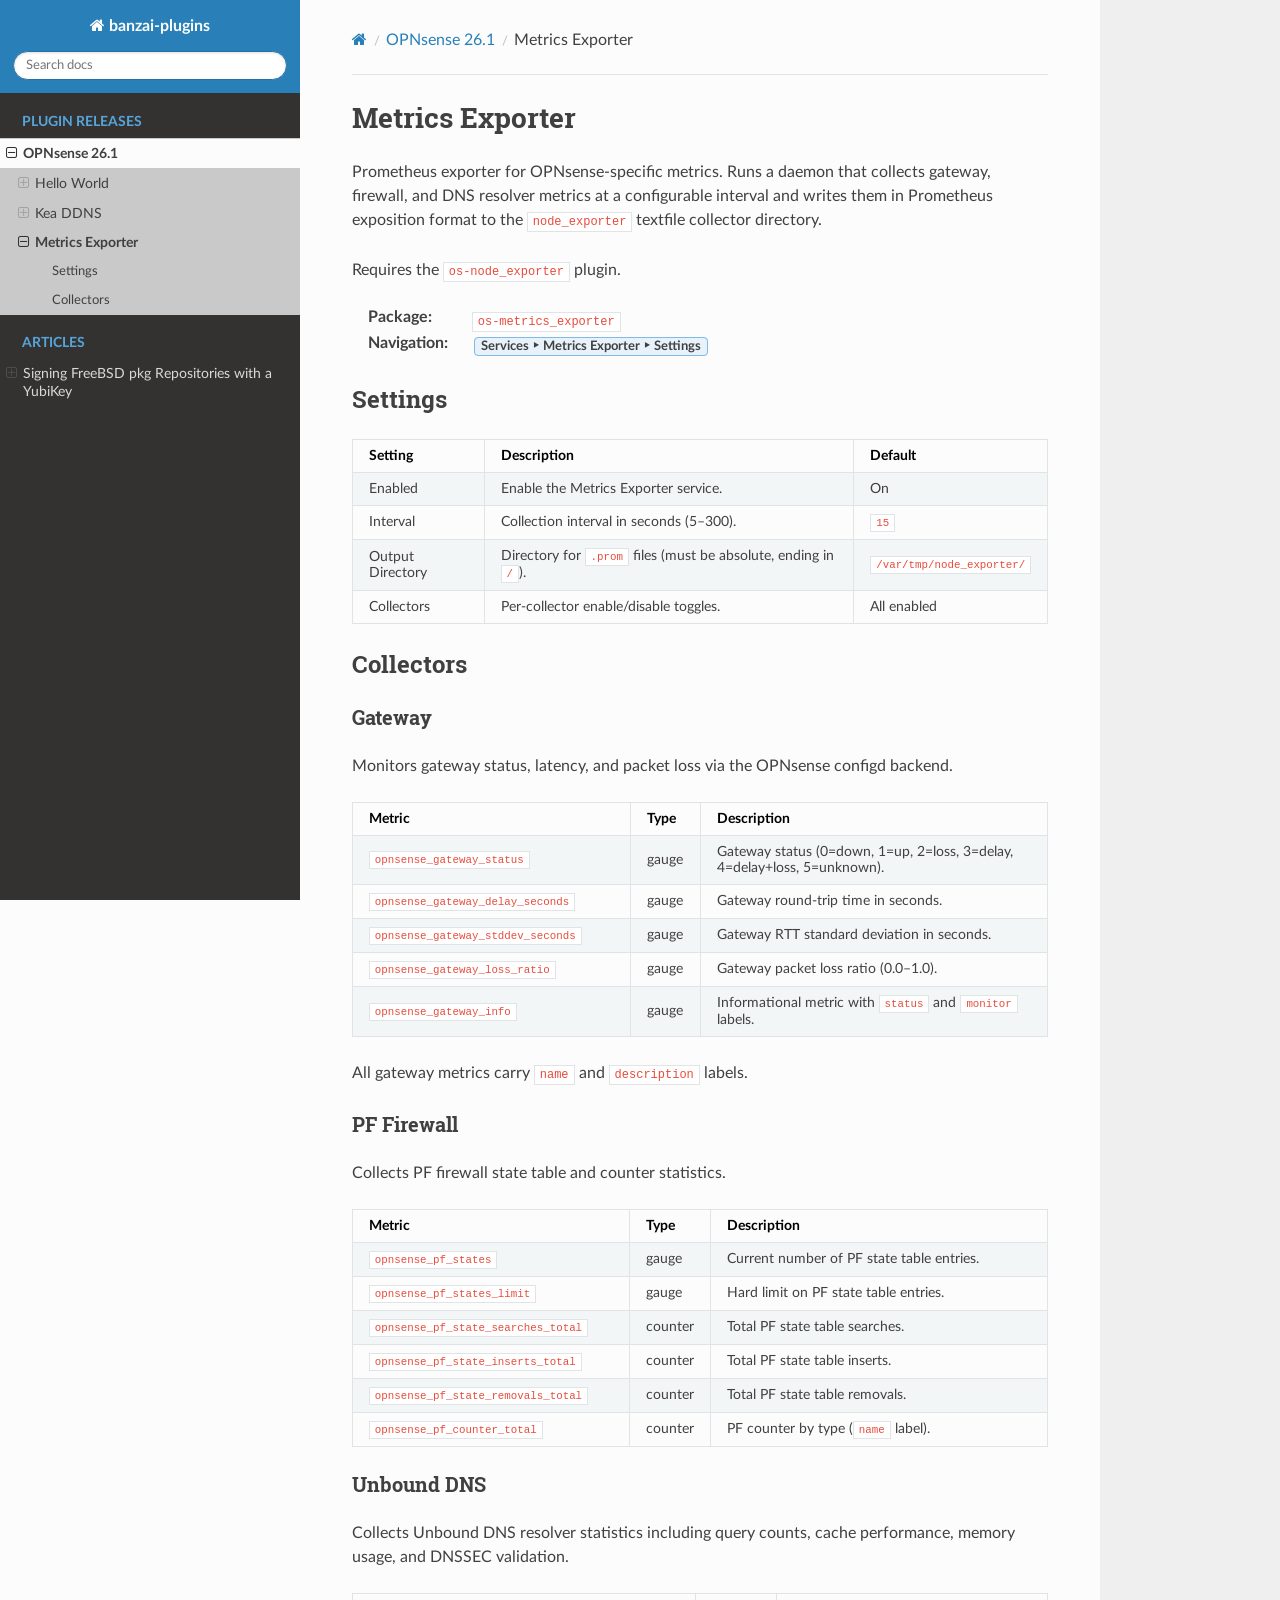
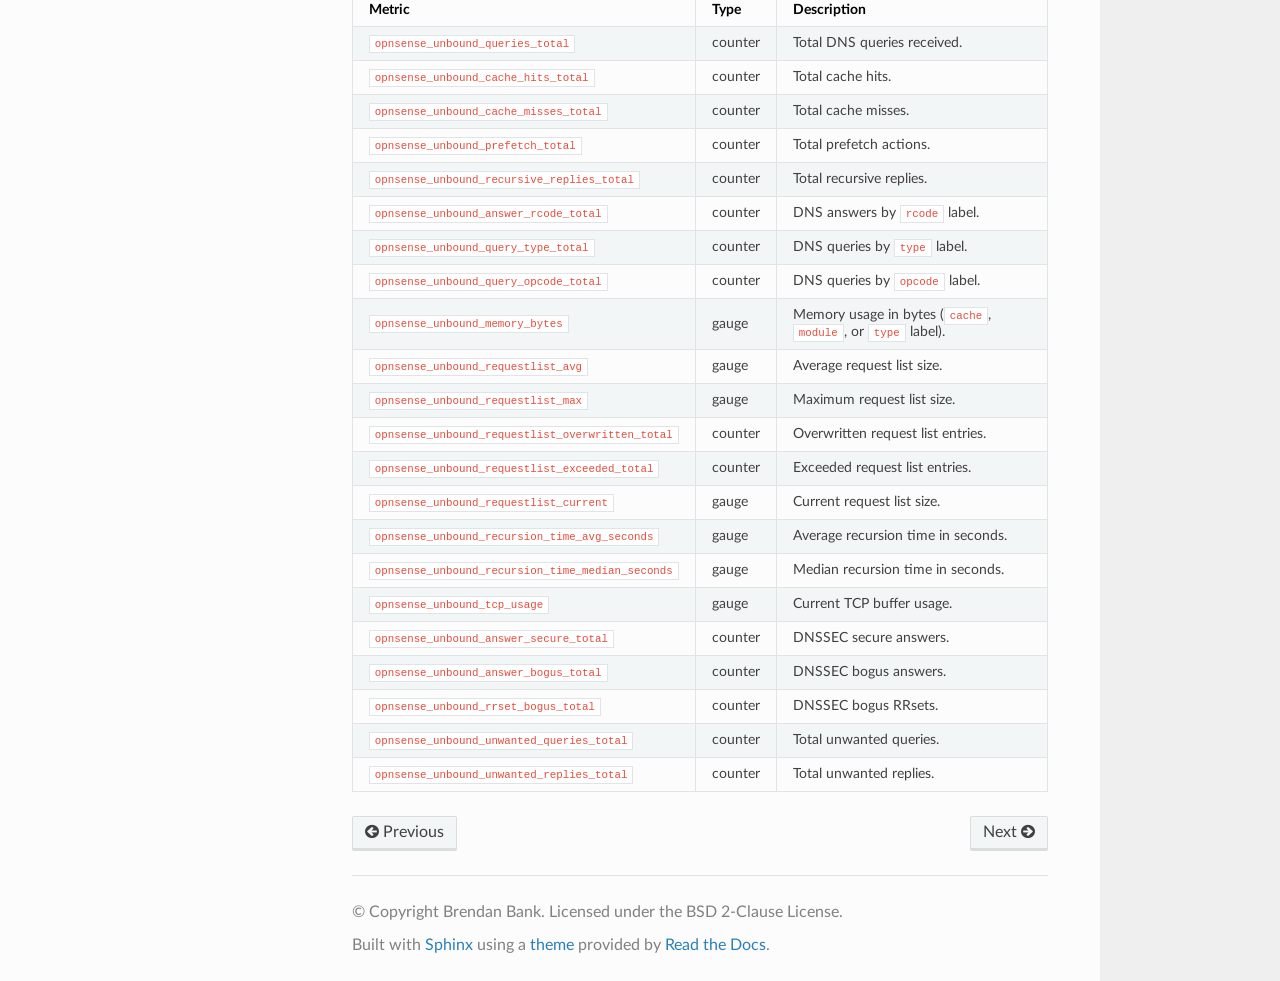
<file: docs/releases/26.1/metrics_exporter.html>
<!DOCTYPE html>
<html class="writer-html5" lang="en" data-content_root="../../">
<head>
  <meta charset="utf-8" /><meta name="viewport" content="width=device-width, initial-scale=1" />

  <meta name="viewport" content="width=device-width, initial-scale=1.0" />
  <title>Metrics Exporter &mdash; banzai-plugins  documentation</title>
      <link rel="stylesheet" type="text/css" href="../../_static/pygments.css?v=b86133f3" />
      <link rel="stylesheet" type="text/css" href="../../_static/css/theme.css?v=9edc463e" />
      <link rel="stylesheet" type="text/css" href="../../_static/custom.css?v=64ce4cbe" />

  
      <script src="../../_static/jquery.js?v=5d32c60e"></script>
      <script src="../../_static/_sphinx_javascript_frameworks_compat.js?v=2cd50e6c"></script>
      <script src="../../_static/documentation_options.js?v=7f41d439"></script>
      <script src="../../_static/doctools.js?v=fd6eb6e6"></script>
      <script src="../../_static/sphinx_highlight.js?v=6ffebe34"></script>
    <script src="../../_static/js/theme.js"></script>
    <link rel="index" title="Index" href="../../genindex.html" />
    <link rel="search" title="Search" href="../../search.html" />
    <link rel="next" title="Signing FreeBSD pkg Repositories with a YubiKey" href="../../articles/yubikey-pkg-signing.html" />
    <link rel="prev" title="Kea DDNS" href="kea_ddns.html" /> 
</head>

<body class="wy-body-for-nav"> 
  <div class="wy-grid-for-nav">
    <nav data-toggle="wy-nav-shift" class="wy-nav-side">
      <div class="wy-side-scroll">
        <div class="wy-side-nav-search" >

          
          
          <a href="../../index.html" class="icon icon-home">
            banzai-plugins
          </a>
<div role="search">
  <form id="rtd-search-form" class="wy-form" action="../../search.html" method="get">
    <input type="text" name="q" placeholder="Search docs" aria-label="Search docs" />
    <input type="hidden" name="check_keywords" value="yes" />
    <input type="hidden" name="area" value="default" />
  </form>
</div>
        </div><div class="wy-menu wy-menu-vertical" data-spy="affix" role="navigation" aria-label="Navigation menu">
              <p class="caption" role="heading"><span class="caption-text">Plugin Releases</span></p>
<ul class="current">
<li class="toctree-l1 current"><a class="reference internal" href="index.html">OPNsense 26.1</a><ul class="current">
<li class="toctree-l2"><a class="reference internal" href="hello_world.html">Hello World</a><ul>
<li class="toctree-l3"><a class="reference internal" href="hello_world.html#settings">Settings</a></li>
<li class="toctree-l3"><a class="reference internal" href="hello_world.html#api-endpoints">API Endpoints</a></li>
</ul>
</li>
<li class="toctree-l2"><a class="reference internal" href="kea_ddns.html">Kea DDNS</a><ul>
<li class="toctree-l3"><a class="reference internal" href="kea_ddns.html#prerequisites">Prerequisites</a></li>
<li class="toctree-l3"><a class="reference internal" href="kea_ddns.html#settings">Settings</a></li>
<li class="toctree-l3"><a class="reference internal" href="kea_ddns.html#status">Status</a></li>
<li class="toctree-l3"><a class="reference internal" href="kea_ddns.html#log-file">Log File</a></li>
<li class="toctree-l3"><a class="reference internal" href="kea_ddns.html#configuration-examples">Configuration examples</a></li>
<li class="toctree-l3"><a class="reference internal" href="kea_ddns.html#troubleshooting">Troubleshooting</a></li>
<li class="toctree-l3"><a class="reference internal" href="kea_ddns.html#how-it-works">How it works</a></li>
<li class="toctree-l3"><a class="reference internal" href="kea_ddns.html#coexistence-with-core-ddns">Coexistence with core DDNS</a></li>
<li class="toctree-l3"><a class="reference internal" href="kea_ddns.html#uninstall">Uninstall</a></li>
<li class="toctree-l3"><a class="reference internal" href="kea_ddns.html#api">API</a></li>
</ul>
</li>
<li class="toctree-l2 current"><a class="current reference internal" href="#">Metrics Exporter</a><ul>
<li class="toctree-l3"><a class="reference internal" href="#settings">Settings</a></li>
<li class="toctree-l3"><a class="reference internal" href="#collectors">Collectors</a></li>
</ul>
</li>
<li class="toctree-l2"><a class="reference internal" href="index.html#installation">Installation</a><ul>
<li class="toctree-l3"><a class="reference internal" href="index.html#trust-the-repository-signing-key">1. Trust the repository signing key</a></li>
<li class="toctree-l3"><a class="reference internal" href="index.html#add-the-repository">2. Add the repository</a></li>
<li class="toctree-l3"><a class="reference internal" href="index.html#install-a-plugin">3. Install a plugin</a></li>
</ul>
</li>
</ul>
</li>
</ul>
<p class="caption" role="heading"><span class="caption-text">Articles</span></p>
<ul>
<li class="toctree-l1"><a class="reference internal" href="../../articles/yubikey-pkg-signing.html">Signing FreeBSD pkg Repositories with a YubiKey</a><ul>
<li class="toctree-l2"><a class="reference internal" href="../../articles/yubikey-pkg-signing.html#why-hardware-backed-signing">Why hardware-backed signing?</a></li>
<li class="toctree-l2"><a class="reference internal" href="../../articles/yubikey-pkg-signing.html#how-pkg-signing-actually-works">How pkg signing actually works</a><ul>
<li class="toctree-l3"><a class="reference internal" href="../../articles/yubikey-pkg-signing.html#the-double-hash">The double hash</a></li>
<li class="toctree-l3"><a class="reference internal" href="../../articles/yubikey-pkg-signing.html#fingerprints">Fingerprints</a></li>
</ul>
</li>
<li class="toctree-l2"><a class="reference internal" href="../../articles/yubikey-pkg-signing.html#setting-up-the-piv-signing-key">Setting up the PIV signing key</a></li>
<li class="toctree-l2"><a class="reference internal" href="../../articles/yubikey-pkg-signing.html#the-piv-signing-agent">The PIV signing agent</a><ul>
<li class="toctree-l3"><a class="reference internal" href="../../articles/yubikey-pkg-signing.html#pkcs-11-signing-flow">PKCS#11 signing flow</a></li>
</ul>
</li>
<li class="toctree-l2"><a class="reference internal" href="../../articles/yubikey-pkg-signing.html#the-signing-command">The signing command</a></li>
<li class="toctree-l2"><a class="reference internal" href="../../articles/yubikey-pkg-signing.html#socket-forwarding-for-remote-builds">Socket forwarding for remote builds</a></li>
<li class="toctree-l2"><a class="reference internal" href="../../articles/yubikey-pkg-signing.html#putting-it-together-the-build-script">Putting it together: the build script</a></li>
<li class="toctree-l2"><a class="reference internal" href="../../articles/yubikey-pkg-signing.html#client-side-setup">Client-side setup</a></li>
<li class="toctree-l2"><a class="reference internal" href="../../articles/yubikey-pkg-signing.html#verifying-signatures-manually">Verifying signatures manually</a></li>
<li class="toctree-l2"><a class="reference internal" href="../../articles/yubikey-pkg-signing.html#summary-of-pitfalls">Summary of pitfalls</a></li>
<li class="toctree-l2"><a class="reference internal" href="../../articles/yubikey-pkg-signing.html#references">References</a></li>
</ul>
</li>
</ul>

        </div>
      </div>
    </nav>

    <section data-toggle="wy-nav-shift" class="wy-nav-content-wrap"><nav class="wy-nav-top" aria-label="Mobile navigation menu" >
          <i data-toggle="wy-nav-top" class="fa fa-bars"></i>
          <a href="../../index.html">banzai-plugins</a>
      </nav>

      <div class="wy-nav-content">
        <div class="rst-content">
          <div role="navigation" aria-label="Page navigation">
  <ul class="wy-breadcrumbs">
      <li><a href="../../index.html" class="icon icon-home" aria-label="Home"></a></li>
          <li class="breadcrumb-item"><a href="index.html">OPNsense 26.1</a></li>
      <li class="breadcrumb-item active">Metrics Exporter</li>
      <li class="wy-breadcrumbs-aside">
      </li>
  </ul>
  <hr/>
</div>
          <div role="main" class="document" itemscope="itemscope" itemtype="http://schema.org/Article">
           <div itemprop="articleBody">
             
  <section id="metrics-exporter">
<h1>Metrics Exporter<a class="headerlink" href="#metrics-exporter" title="Link to this heading"></a></h1>
<p>Prometheus exporter for OPNsense-specific metrics. Runs a daemon that collects
gateway, firewall, and DNS resolver metrics at a configurable interval and
writes them in Prometheus exposition format to the <code class="docutils literal notranslate"><span class="pre">node_exporter</span></code> textfile
collector directory.</p>
<p>Requires the <code class="docutils literal notranslate"><span class="pre">os-node_exporter</span></code> plugin.</p>
<dl class="field-list simple">
<dt class="field-odd">Package<span class="colon">:</span></dt>
<dd class="field-odd"><p><code class="docutils literal notranslate"><span class="pre">os-metrics_exporter</span></code></p>
</dd>
<dt class="field-even">Navigation<span class="colon">:</span></dt>
<dd class="field-even"><p><span class="menuselection">Services ‣ Metrics Exporter ‣ Settings</span></p>
</dd>
</dl>
<section id="settings">
<h2>Settings<a class="headerlink" href="#settings" title="Link to this heading"></a></h2>
<table class="docutils align-default">
<colgroup>
<col style="width: 20.0%" />
<col style="width: 60.0%" />
<col style="width: 20.0%" />
</colgroup>
<thead>
<tr class="row-odd"><th class="head"><p>Setting</p></th>
<th class="head"><p>Description</p></th>
<th class="head"><p>Default</p></th>
</tr>
</thead>
<tbody>
<tr class="row-even"><td><p>Enabled</p></td>
<td><p>Enable the Metrics Exporter service.</p></td>
<td><p>On</p></td>
</tr>
<tr class="row-odd"><td><p>Interval</p></td>
<td><p>Collection interval in seconds (5–300).</p></td>
<td><p><code class="docutils literal notranslate"><span class="pre">15</span></code></p></td>
</tr>
<tr class="row-even"><td><p>Output Directory</p></td>
<td><p>Directory for <code class="docutils literal notranslate"><span class="pre">.prom</span></code> files (must be absolute, ending in <code class="docutils literal notranslate"><span class="pre">/</span></code>).</p></td>
<td><p><code class="docutils literal notranslate"><span class="pre">/var/tmp/node_exporter/</span></code></p></td>
</tr>
<tr class="row-odd"><td><p>Collectors</p></td>
<td><p>Per-collector enable/disable toggles.</p></td>
<td><p>All enabled</p></td>
</tr>
</tbody>
</table>
</section>
<section id="collectors">
<h2>Collectors<a class="headerlink" href="#collectors" title="Link to this heading"></a></h2>
<section id="gateway">
<h3>Gateway<a class="headerlink" href="#gateway" title="Link to this heading"></a></h3>
<p>Monitors gateway status, latency, and packet loss via the OPNsense configd
backend.</p>
<table class="docutils align-default">
<colgroup>
<col style="width: 40.0%" />
<col style="width: 10.0%" />
<col style="width: 50.0%" />
</colgroup>
<thead>
<tr class="row-odd"><th class="head"><p>Metric</p></th>
<th class="head"><p>Type</p></th>
<th class="head"><p>Description</p></th>
</tr>
</thead>
<tbody>
<tr class="row-even"><td><p><code class="docutils literal notranslate"><span class="pre">opnsense_gateway_status</span></code></p></td>
<td><p>gauge</p></td>
<td><p>Gateway status (0=down, 1=up, 2=loss, 3=delay, 4=delay+loss, 5=unknown).</p></td>
</tr>
<tr class="row-odd"><td><p><code class="docutils literal notranslate"><span class="pre">opnsense_gateway_delay_seconds</span></code></p></td>
<td><p>gauge</p></td>
<td><p>Gateway round-trip time in seconds.</p></td>
</tr>
<tr class="row-even"><td><p><code class="docutils literal notranslate"><span class="pre">opnsense_gateway_stddev_seconds</span></code></p></td>
<td><p>gauge</p></td>
<td><p>Gateway RTT standard deviation in seconds.</p></td>
</tr>
<tr class="row-odd"><td><p><code class="docutils literal notranslate"><span class="pre">opnsense_gateway_loss_ratio</span></code></p></td>
<td><p>gauge</p></td>
<td><p>Gateway packet loss ratio (0.0–1.0).</p></td>
</tr>
<tr class="row-even"><td><p><code class="docutils literal notranslate"><span class="pre">opnsense_gateway_info</span></code></p></td>
<td><p>gauge</p></td>
<td><p>Informational metric with <code class="docutils literal notranslate"><span class="pre">status</span></code> and <code class="docutils literal notranslate"><span class="pre">monitor</span></code> labels.</p></td>
</tr>
</tbody>
</table>
<p>All gateway metrics carry <code class="docutils literal notranslate"><span class="pre">name</span></code> and <code class="docutils literal notranslate"><span class="pre">description</span></code> labels.</p>
</section>
<section id="pf-firewall">
<h3>PF Firewall<a class="headerlink" href="#pf-firewall" title="Link to this heading"></a></h3>
<p>Collects PF firewall state table and counter statistics.</p>
<table class="docutils align-default">
<colgroup>
<col style="width: 40.0%" />
<col style="width: 10.0%" />
<col style="width: 50.0%" />
</colgroup>
<thead>
<tr class="row-odd"><th class="head"><p>Metric</p></th>
<th class="head"><p>Type</p></th>
<th class="head"><p>Description</p></th>
</tr>
</thead>
<tbody>
<tr class="row-even"><td><p><code class="docutils literal notranslate"><span class="pre">opnsense_pf_states</span></code></p></td>
<td><p>gauge</p></td>
<td><p>Current number of PF state table entries.</p></td>
</tr>
<tr class="row-odd"><td><p><code class="docutils literal notranslate"><span class="pre">opnsense_pf_states_limit</span></code></p></td>
<td><p>gauge</p></td>
<td><p>Hard limit on PF state table entries.</p></td>
</tr>
<tr class="row-even"><td><p><code class="docutils literal notranslate"><span class="pre">opnsense_pf_state_searches_total</span></code></p></td>
<td><p>counter</p></td>
<td><p>Total PF state table searches.</p></td>
</tr>
<tr class="row-odd"><td><p><code class="docutils literal notranslate"><span class="pre">opnsense_pf_state_inserts_total</span></code></p></td>
<td><p>counter</p></td>
<td><p>Total PF state table inserts.</p></td>
</tr>
<tr class="row-even"><td><p><code class="docutils literal notranslate"><span class="pre">opnsense_pf_state_removals_total</span></code></p></td>
<td><p>counter</p></td>
<td><p>Total PF state table removals.</p></td>
</tr>
<tr class="row-odd"><td><p><code class="docutils literal notranslate"><span class="pre">opnsense_pf_counter_total</span></code></p></td>
<td><p>counter</p></td>
<td><p>PF counter by type (<code class="docutils literal notranslate"><span class="pre">name</span></code> label).</p></td>
</tr>
</tbody>
</table>
</section>
<section id="unbound-dns">
<h3>Unbound DNS<a class="headerlink" href="#unbound-dns" title="Link to this heading"></a></h3>
<p>Collects Unbound DNS resolver statistics including query counts, cache
performance, memory usage, and DNSSEC validation.</p>
<table class="docutils align-default">
<colgroup>
<col style="width: 45.0%" />
<col style="width: 10.0%" />
<col style="width: 45.0%" />
</colgroup>
<thead>
<tr class="row-odd"><th class="head"><p>Metric</p></th>
<th class="head"><p>Type</p></th>
<th class="head"><p>Description</p></th>
</tr>
</thead>
<tbody>
<tr class="row-even"><td><p><code class="docutils literal notranslate"><span class="pre">opnsense_unbound_queries_total</span></code></p></td>
<td><p>counter</p></td>
<td><p>Total DNS queries received.</p></td>
</tr>
<tr class="row-odd"><td><p><code class="docutils literal notranslate"><span class="pre">opnsense_unbound_cache_hits_total</span></code></p></td>
<td><p>counter</p></td>
<td><p>Total cache hits.</p></td>
</tr>
<tr class="row-even"><td><p><code class="docutils literal notranslate"><span class="pre">opnsense_unbound_cache_misses_total</span></code></p></td>
<td><p>counter</p></td>
<td><p>Total cache misses.</p></td>
</tr>
<tr class="row-odd"><td><p><code class="docutils literal notranslate"><span class="pre">opnsense_unbound_prefetch_total</span></code></p></td>
<td><p>counter</p></td>
<td><p>Total prefetch actions.</p></td>
</tr>
<tr class="row-even"><td><p><code class="docutils literal notranslate"><span class="pre">opnsense_unbound_recursive_replies_total</span></code></p></td>
<td><p>counter</p></td>
<td><p>Total recursive replies.</p></td>
</tr>
<tr class="row-odd"><td><p><code class="docutils literal notranslate"><span class="pre">opnsense_unbound_answer_rcode_total</span></code></p></td>
<td><p>counter</p></td>
<td><p>DNS answers by <code class="docutils literal notranslate"><span class="pre">rcode</span></code> label.</p></td>
</tr>
<tr class="row-even"><td><p><code class="docutils literal notranslate"><span class="pre">opnsense_unbound_query_type_total</span></code></p></td>
<td><p>counter</p></td>
<td><p>DNS queries by <code class="docutils literal notranslate"><span class="pre">type</span></code> label.</p></td>
</tr>
<tr class="row-odd"><td><p><code class="docutils literal notranslate"><span class="pre">opnsense_unbound_query_opcode_total</span></code></p></td>
<td><p>counter</p></td>
<td><p>DNS queries by <code class="docutils literal notranslate"><span class="pre">opcode</span></code> label.</p></td>
</tr>
<tr class="row-even"><td><p><code class="docutils literal notranslate"><span class="pre">opnsense_unbound_memory_bytes</span></code></p></td>
<td><p>gauge</p></td>
<td><p>Memory usage in bytes (<code class="docutils literal notranslate"><span class="pre">cache</span></code>, <code class="docutils literal notranslate"><span class="pre">module</span></code>, or <code class="docutils literal notranslate"><span class="pre">type</span></code> label).</p></td>
</tr>
<tr class="row-odd"><td><p><code class="docutils literal notranslate"><span class="pre">opnsense_unbound_requestlist_avg</span></code></p></td>
<td><p>gauge</p></td>
<td><p>Average request list size.</p></td>
</tr>
<tr class="row-even"><td><p><code class="docutils literal notranslate"><span class="pre">opnsense_unbound_requestlist_max</span></code></p></td>
<td><p>gauge</p></td>
<td><p>Maximum request list size.</p></td>
</tr>
<tr class="row-odd"><td><p><code class="docutils literal notranslate"><span class="pre">opnsense_unbound_requestlist_overwritten_total</span></code></p></td>
<td><p>counter</p></td>
<td><p>Overwritten request list entries.</p></td>
</tr>
<tr class="row-even"><td><p><code class="docutils literal notranslate"><span class="pre">opnsense_unbound_requestlist_exceeded_total</span></code></p></td>
<td><p>counter</p></td>
<td><p>Exceeded request list entries.</p></td>
</tr>
<tr class="row-odd"><td><p><code class="docutils literal notranslate"><span class="pre">opnsense_unbound_requestlist_current</span></code></p></td>
<td><p>gauge</p></td>
<td><p>Current request list size.</p></td>
</tr>
<tr class="row-even"><td><p><code class="docutils literal notranslate"><span class="pre">opnsense_unbound_recursion_time_avg_seconds</span></code></p></td>
<td><p>gauge</p></td>
<td><p>Average recursion time in seconds.</p></td>
</tr>
<tr class="row-odd"><td><p><code class="docutils literal notranslate"><span class="pre">opnsense_unbound_recursion_time_median_seconds</span></code></p></td>
<td><p>gauge</p></td>
<td><p>Median recursion time in seconds.</p></td>
</tr>
<tr class="row-even"><td><p><code class="docutils literal notranslate"><span class="pre">opnsense_unbound_tcp_usage</span></code></p></td>
<td><p>gauge</p></td>
<td><p>Current TCP buffer usage.</p></td>
</tr>
<tr class="row-odd"><td><p><code class="docutils literal notranslate"><span class="pre">opnsense_unbound_answer_secure_total</span></code></p></td>
<td><p>counter</p></td>
<td><p>DNSSEC secure answers.</p></td>
</tr>
<tr class="row-even"><td><p><code class="docutils literal notranslate"><span class="pre">opnsense_unbound_answer_bogus_total</span></code></p></td>
<td><p>counter</p></td>
<td><p>DNSSEC bogus answers.</p></td>
</tr>
<tr class="row-odd"><td><p><code class="docutils literal notranslate"><span class="pre">opnsense_unbound_rrset_bogus_total</span></code></p></td>
<td><p>counter</p></td>
<td><p>DNSSEC bogus RRsets.</p></td>
</tr>
<tr class="row-even"><td><p><code class="docutils literal notranslate"><span class="pre">opnsense_unbound_unwanted_queries_total</span></code></p></td>
<td><p>counter</p></td>
<td><p>Total unwanted queries.</p></td>
</tr>
<tr class="row-odd"><td><p><code class="docutils literal notranslate"><span class="pre">opnsense_unbound_unwanted_replies_total</span></code></p></td>
<td><p>counter</p></td>
<td><p>Total unwanted replies.</p></td>
</tr>
</tbody>
</table>
</section>
</section>
</section>


           </div>
          </div>
          <footer><div class="rst-footer-buttons" role="navigation" aria-label="Footer">
        <a href="kea_ddns.html" class="btn btn-neutral float-left" title="Kea DDNS" accesskey="p" rel="prev"><span class="fa fa-arrow-circle-left" aria-hidden="true"></span> Previous</a>
        <a href="../../articles/yubikey-pkg-signing.html" class="btn btn-neutral float-right" title="Signing FreeBSD pkg Repositories with a YubiKey" accesskey="n" rel="next">Next <span class="fa fa-arrow-circle-right" aria-hidden="true"></span></a>
    </div>

  <hr/>

  <div role="contentinfo">
    <p>&#169; Copyright Brendan Bank. Licensed under the BSD 2-Clause License.</p>
  </div>

  Built with <a href="https://www.sphinx-doc.org/">Sphinx</a> using a
    <a href="https://github.com/readthedocs/sphinx_rtd_theme">theme</a>
    provided by <a href="https://readthedocs.org">Read the Docs</a>.
   

</footer>
        </div>
      </div>
    </section>
  </div>
  <script>
      jQuery(function () {
          SphinxRtdTheme.Navigation.enable(true);
      });
  </script> 

</body>
</html>
</file>
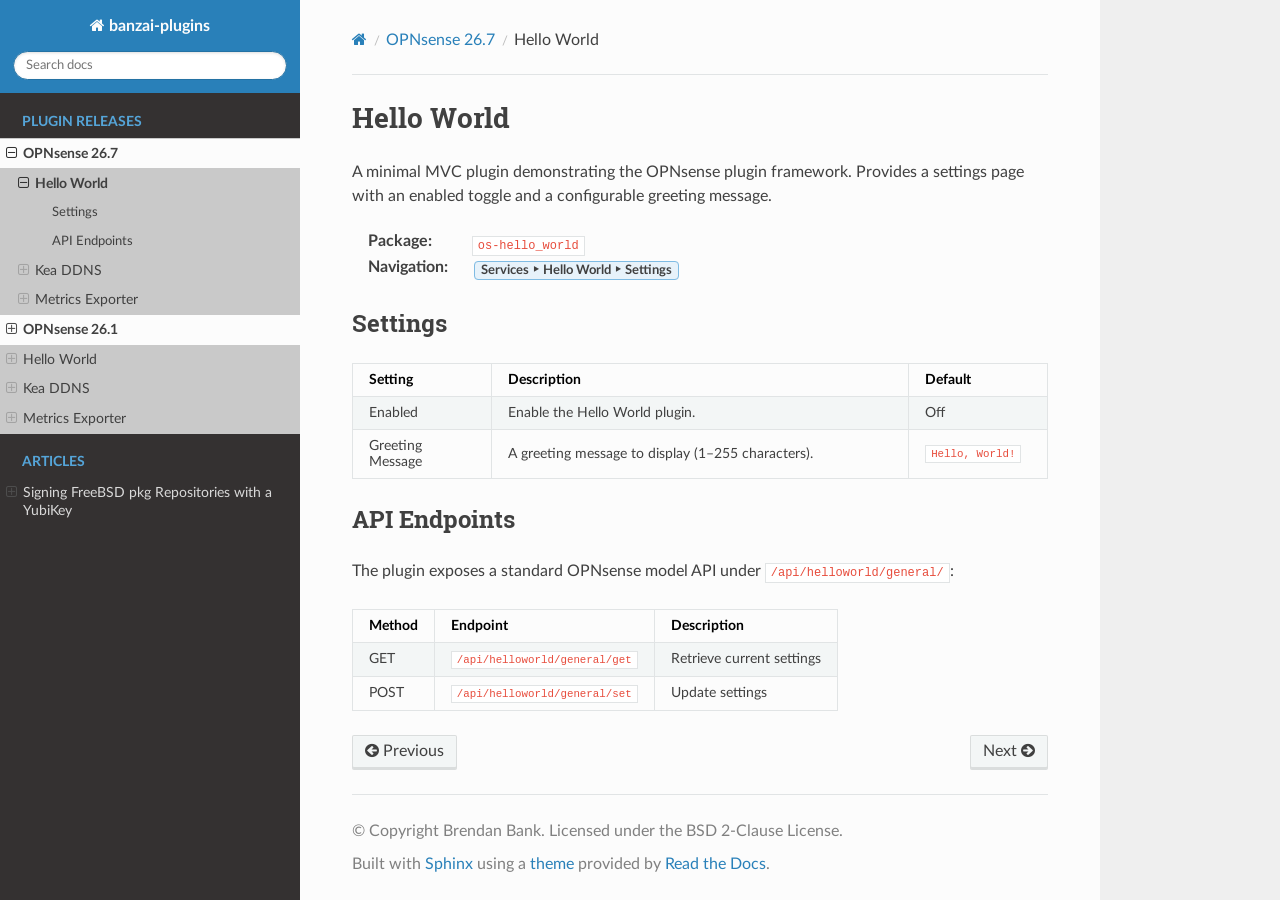
<file: docs/releases/26.7/hello_world.html>
<!DOCTYPE html>
<html class="writer-html5" lang="en" data-content_root="../../">
<head>
  <meta charset="utf-8" /><meta name="viewport" content="width=device-width, initial-scale=1" />

  <meta name="viewport" content="width=device-width, initial-scale=1.0" />
  <title>Hello World &mdash; banzai-plugins  documentation</title>
      <link rel="stylesheet" type="text/css" href="../../_static/pygments.css?v=b86133f3" />
      <link rel="stylesheet" type="text/css" href="../../_static/css/theme.css?v=9edc463e" />
      <link rel="stylesheet" type="text/css" href="../../_static/custom.css?v=64ce4cbe" />

  
      <script src="../../_static/jquery.js?v=5d32c60e"></script>
      <script src="../../_static/_sphinx_javascript_frameworks_compat.js?v=2cd50e6c"></script>
      <script src="../../_static/documentation_options.js?v=7f41d439"></script>
      <script src="../../_static/doctools.js?v=fd6eb6e6"></script>
      <script src="../../_static/sphinx_highlight.js?v=6ffebe34"></script>
    <script src="../../_static/js/theme.js"></script>
    <link rel="index" title="Index" href="../../genindex.html" />
    <link rel="search" title="Search" href="../../search.html" />
    <link rel="next" title="Kea DDNS" href="kea_ddns.html" />
    <link rel="prev" title="OPNsense 26.7" href="index.html" /> 
</head>

<body class="wy-body-for-nav"> 
  <div class="wy-grid-for-nav">
    <nav data-toggle="wy-nav-shift" class="wy-nav-side">
      <div class="wy-side-scroll">
        <div class="wy-side-nav-search" >

          
          
          <a href="../../index.html" class="icon icon-home">
            banzai-plugins
          </a>
<div role="search">
  <form id="rtd-search-form" class="wy-form" action="../../search.html" method="get">
    <input type="text" name="q" placeholder="Search docs" aria-label="Search docs" />
    <input type="hidden" name="check_keywords" value="yes" />
    <input type="hidden" name="area" value="default" />
  </form>
</div>
        </div><div class="wy-menu wy-menu-vertical" data-spy="affix" role="navigation" aria-label="Navigation menu">
              <p class="caption" role="heading"><span class="caption-text">Plugin Releases</span></p>
<ul class="current">
<li class="toctree-l1 current"><a class="reference internal" href="index.html">OPNsense 26.7</a><ul class="current">
<li class="toctree-l2 current"><a class="current reference internal" href="#">Hello World</a><ul>
<li class="toctree-l3"><a class="reference internal" href="#settings">Settings</a></li>
<li class="toctree-l3"><a class="reference internal" href="#api-endpoints">API Endpoints</a></li>
</ul>
</li>
<li class="toctree-l2"><a class="reference internal" href="kea_ddns.html">Kea DDNS</a><ul>
<li class="toctree-l3"><a class="reference internal" href="kea_ddns.html#prerequisites">Prerequisites</a></li>
<li class="toctree-l3"><a class="reference internal" href="kea_ddns.html#settings">Settings</a></li>
<li class="toctree-l3"><a class="reference internal" href="kea_ddns.html#status">Status</a></li>
<li class="toctree-l3"><a class="reference internal" href="kea_ddns.html#log-file">Log File</a></li>
<li class="toctree-l3"><a class="reference internal" href="kea_ddns.html#configuration-examples">Configuration examples</a></li>
<li class="toctree-l3"><a class="reference internal" href="kea_ddns.html#troubleshooting">Troubleshooting</a></li>
<li class="toctree-l3"><a class="reference internal" href="kea_ddns.html#how-it-works">How it works</a></li>
<li class="toctree-l3"><a class="reference internal" href="kea_ddns.html#coexistence-with-core-ddns">Coexistence with core DDNS</a></li>
<li class="toctree-l3"><a class="reference internal" href="kea_ddns.html#uninstall">Uninstall</a></li>
<li class="toctree-l3"><a class="reference internal" href="kea_ddns.html#api">API</a></li>
</ul>
</li>
<li class="toctree-l2"><a class="reference internal" href="metrics_exporter.html">Metrics Exporter</a><ul>
<li class="toctree-l3"><a class="reference internal" href="metrics_exporter.html#settings">Settings</a></li>
<li class="toctree-l3"><a class="reference internal" href="metrics_exporter.html#collectors">Collectors</a></li>
</ul>
</li>
<li class="toctree-l2"><a class="reference internal" href="index.html#installation">Installation</a><ul>
<li class="toctree-l3"><a class="reference internal" href="index.html#trust-the-repository-signing-key">1. Trust the repository signing key</a></li>
<li class="toctree-l3"><a class="reference internal" href="index.html#add-the-repository">2. Add the repository</a></li>
<li class="toctree-l3"><a class="reference internal" href="index.html#install-a-plugin">3. Install a plugin</a></li>
</ul>
</li>
</ul>
</li>
<li class="toctree-l1"><a class="reference internal" href="../26.1/index.html">OPNsense 26.1</a><ul>
<li class="toctree-l2"><a class="reference internal" href="../26.1/hello_world.html">Hello World</a><ul>
<li class="toctree-l3"><a class="reference internal" href="../26.1/hello_world.html#settings">Settings</a></li>
<li class="toctree-l3"><a class="reference internal" href="../26.1/hello_world.html#api-endpoints">API Endpoints</a></li>
</ul>
</li>
<li class="toctree-l2"><a class="reference internal" href="../26.1/kea_ddns.html">Kea DDNS</a><ul>
<li class="toctree-l3"><a class="reference internal" href="../26.1/kea_ddns.html#prerequisites">Prerequisites</a></li>
<li class="toctree-l3"><a class="reference internal" href="../26.1/kea_ddns.html#settings">Settings</a></li>
<li class="toctree-l3"><a class="reference internal" href="../26.1/kea_ddns.html#status">Status</a></li>
<li class="toctree-l3"><a class="reference internal" href="../26.1/kea_ddns.html#log-file">Log File</a></li>
<li class="toctree-l3"><a class="reference internal" href="../26.1/kea_ddns.html#configuration-examples">Configuration examples</a></li>
<li class="toctree-l3"><a class="reference internal" href="../26.1/kea_ddns.html#troubleshooting">Troubleshooting</a></li>
<li class="toctree-l3"><a class="reference internal" href="../26.1/kea_ddns.html#how-it-works">How it works</a></li>
<li class="toctree-l3"><a class="reference internal" href="../26.1/kea_ddns.html#coexistence-with-core-ddns">Coexistence with core DDNS</a></li>
<li class="toctree-l3"><a class="reference internal" href="../26.1/kea_ddns.html#uninstall">Uninstall</a></li>
<li class="toctree-l3"><a class="reference internal" href="../26.1/kea_ddns.html#api">API</a></li>
</ul>
</li>
<li class="toctree-l2"><a class="reference internal" href="../26.1/metrics_exporter.html">Metrics Exporter</a><ul>
<li class="toctree-l3"><a class="reference internal" href="../26.1/metrics_exporter.html#settings">Settings</a></li>
<li class="toctree-l3"><a class="reference internal" href="../26.1/metrics_exporter.html#collectors">Collectors</a></li>
</ul>
</li>
<li class="toctree-l2"><a class="reference internal" href="../26.1/index.html#installation">Installation</a><ul>
<li class="toctree-l3"><a class="reference internal" href="../26.1/index.html#trust-the-repository-signing-key">1. Trust the repository signing key</a></li>
<li class="toctree-l3"><a class="reference internal" href="../26.1/index.html#add-the-repository">2. Add the repository</a></li>
<li class="toctree-l3"><a class="reference internal" href="../26.1/index.html#install-a-plugin">3. Install a plugin</a></li>
</ul>
</li>
</ul>
</li>
</ul>
<p class="caption" role="heading"><span class="caption-text">Articles</span></p>
<ul>
<li class="toctree-l1"><a class="reference internal" href="../../articles/yubikey-pkg-signing.html">Signing FreeBSD pkg Repositories with a YubiKey</a><ul>
<li class="toctree-l2"><a class="reference internal" href="../../articles/yubikey-pkg-signing.html#why-hardware-backed-signing">Why hardware-backed signing?</a></li>
<li class="toctree-l2"><a class="reference internal" href="../../articles/yubikey-pkg-signing.html#how-pkg-signing-actually-works">How pkg signing actually works</a><ul>
<li class="toctree-l3"><a class="reference internal" href="../../articles/yubikey-pkg-signing.html#the-double-hash">The double hash</a></li>
<li class="toctree-l3"><a class="reference internal" href="../../articles/yubikey-pkg-signing.html#fingerprints">Fingerprints</a></li>
</ul>
</li>
<li class="toctree-l2"><a class="reference internal" href="../../articles/yubikey-pkg-signing.html#setting-up-the-piv-signing-key">Setting up the PIV signing key</a></li>
<li class="toctree-l2"><a class="reference internal" href="../../articles/yubikey-pkg-signing.html#the-piv-signing-agent">The PIV signing agent</a><ul>
<li class="toctree-l3"><a class="reference internal" href="../../articles/yubikey-pkg-signing.html#pkcs-11-signing-flow">PKCS#11 signing flow</a></li>
</ul>
</li>
<li class="toctree-l2"><a class="reference internal" href="../../articles/yubikey-pkg-signing.html#the-signing-command">The signing command</a></li>
<li class="toctree-l2"><a class="reference internal" href="../../articles/yubikey-pkg-signing.html#socket-forwarding-for-remote-builds">Socket forwarding for remote builds</a></li>
<li class="toctree-l2"><a class="reference internal" href="../../articles/yubikey-pkg-signing.html#putting-it-together-the-build-script">Putting it together: the build script</a></li>
<li class="toctree-l2"><a class="reference internal" href="../../articles/yubikey-pkg-signing.html#client-side-setup">Client-side setup</a></li>
<li class="toctree-l2"><a class="reference internal" href="../../articles/yubikey-pkg-signing.html#verifying-signatures-manually">Verifying signatures manually</a></li>
<li class="toctree-l2"><a class="reference internal" href="../../articles/yubikey-pkg-signing.html#summary-of-pitfalls">Summary of pitfalls</a></li>
<li class="toctree-l2"><a class="reference internal" href="../../articles/yubikey-pkg-signing.html#references">References</a></li>
</ul>
</li>
</ul>

        </div>
      </div>
    </nav>

    <section data-toggle="wy-nav-shift" class="wy-nav-content-wrap"><nav class="wy-nav-top" aria-label="Mobile navigation menu" >
          <i data-toggle="wy-nav-top" class="fa fa-bars"></i>
          <a href="../../index.html">banzai-plugins</a>
      </nav>

      <div class="wy-nav-content">
        <div class="rst-content">
          <div role="navigation" aria-label="Page navigation">
  <ul class="wy-breadcrumbs">
      <li><a href="../../index.html" class="icon icon-home" aria-label="Home"></a></li>
          <li class="breadcrumb-item"><a href="index.html">OPNsense 26.7</a></li>
      <li class="breadcrumb-item active">Hello World</li>
      <li class="wy-breadcrumbs-aside">
      </li>
  </ul>
  <hr/>
</div>
          <div role="main" class="document" itemscope="itemscope" itemtype="http://schema.org/Article">
           <div itemprop="articleBody">
             
  <section id="hello-world">
<h1>Hello World<a class="headerlink" href="#hello-world" title="Link to this heading"></a></h1>
<p>A minimal MVC plugin demonstrating the OPNsense plugin framework. Provides a
settings page with an enabled toggle and a configurable greeting message.</p>
<dl class="field-list simple">
<dt class="field-odd">Package<span class="colon">:</span></dt>
<dd class="field-odd"><p><code class="docutils literal notranslate"><span class="pre">os-hello_world</span></code></p>
</dd>
<dt class="field-even">Navigation<span class="colon">:</span></dt>
<dd class="field-even"><p><span class="menuselection">Services ‣ Hello World ‣ Settings</span></p>
</dd>
</dl>
<section id="settings">
<h2>Settings<a class="headerlink" href="#settings" title="Link to this heading"></a></h2>
<table class="docutils align-default">
<colgroup>
<col style="width: 20.0%" />
<col style="width: 60.0%" />
<col style="width: 20.0%" />
</colgroup>
<thead>
<tr class="row-odd"><th class="head"><p>Setting</p></th>
<th class="head"><p>Description</p></th>
<th class="head"><p>Default</p></th>
</tr>
</thead>
<tbody>
<tr class="row-even"><td><p>Enabled</p></td>
<td><p>Enable the Hello World plugin.</p></td>
<td><p>Off</p></td>
</tr>
<tr class="row-odd"><td><p>Greeting Message</p></td>
<td><p>A greeting message to display (1–255 characters).</p></td>
<td><p><code class="docutils literal notranslate"><span class="pre">Hello,</span> <span class="pre">World!</span></code></p></td>
</tr>
</tbody>
</table>
</section>
<section id="api-endpoints">
<h2>API Endpoints<a class="headerlink" href="#api-endpoints" title="Link to this heading"></a></h2>
<p>The plugin exposes a standard OPNsense model API under <code class="docutils literal notranslate"><span class="pre">/api/helloworld/general/</span></code>:</p>
<table class="docutils align-default">
<thead>
<tr class="row-odd"><th class="head"><p>Method</p></th>
<th class="head"><p>Endpoint</p></th>
<th class="head"><p>Description</p></th>
</tr>
</thead>
<tbody>
<tr class="row-even"><td><p>GET</p></td>
<td><p><code class="docutils literal notranslate"><span class="pre">/api/helloworld/general/get</span></code></p></td>
<td><p>Retrieve current settings</p></td>
</tr>
<tr class="row-odd"><td><p>POST</p></td>
<td><p><code class="docutils literal notranslate"><span class="pre">/api/helloworld/general/set</span></code></p></td>
<td><p>Update settings</p></td>
</tr>
</tbody>
</table>
</section>
</section>


           </div>
          </div>
          <footer><div class="rst-footer-buttons" role="navigation" aria-label="Footer">
        <a href="index.html" class="btn btn-neutral float-left" title="OPNsense 26.7" accesskey="p" rel="prev"><span class="fa fa-arrow-circle-left" aria-hidden="true"></span> Previous</a>
        <a href="kea_ddns.html" class="btn btn-neutral float-right" title="Kea DDNS" accesskey="n" rel="next">Next <span class="fa fa-arrow-circle-right" aria-hidden="true"></span></a>
    </div>

  <hr/>

  <div role="contentinfo">
    <p>&#169; Copyright Brendan Bank. Licensed under the BSD 2-Clause License.</p>
  </div>

  Built with <a href="https://www.sphinx-doc.org/">Sphinx</a> using a
    <a href="https://github.com/readthedocs/sphinx_rtd_theme">theme</a>
    provided by <a href="https://readthedocs.org">Read the Docs</a>.
   

</footer>
        </div>
      </div>
    </section>
  </div>
  <script>
      jQuery(function () {
          SphinxRtdTheme.Navigation.enable(true);
      });
  </script> 

</body>
</html>
</file>
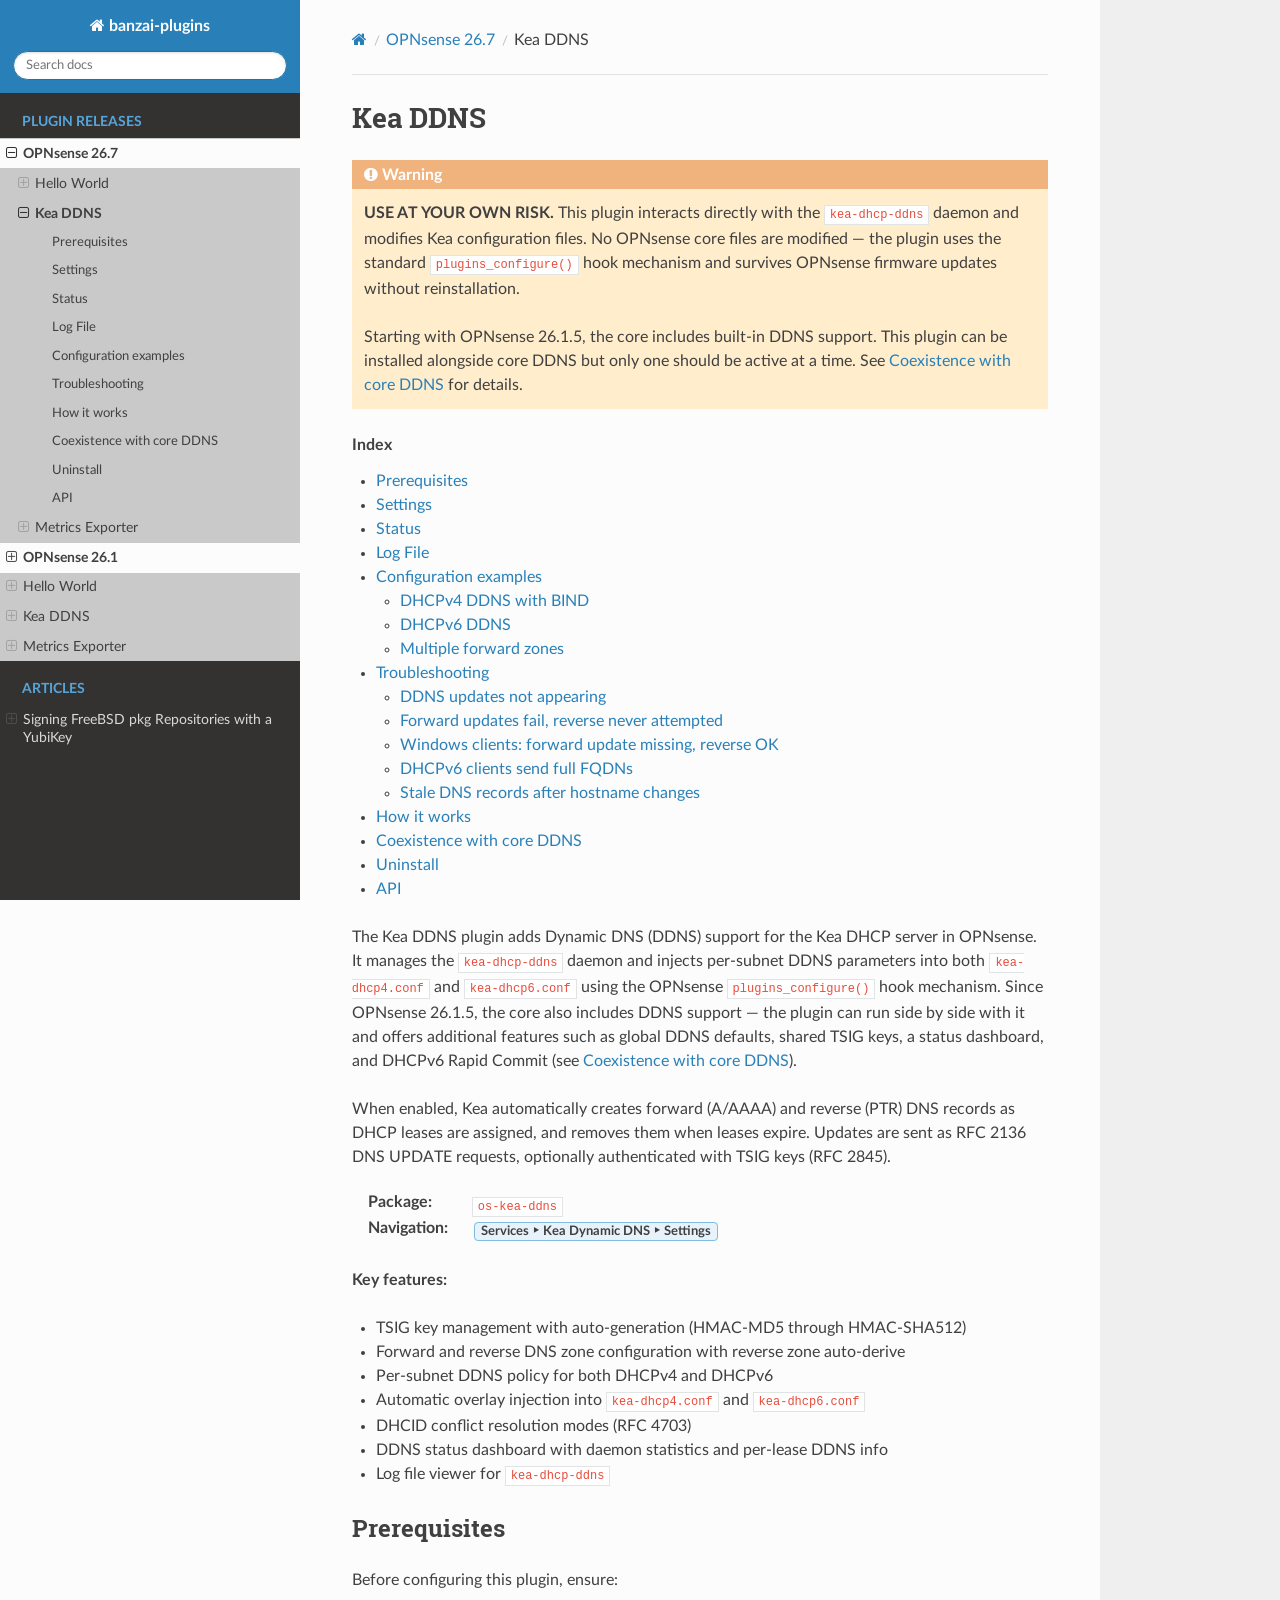
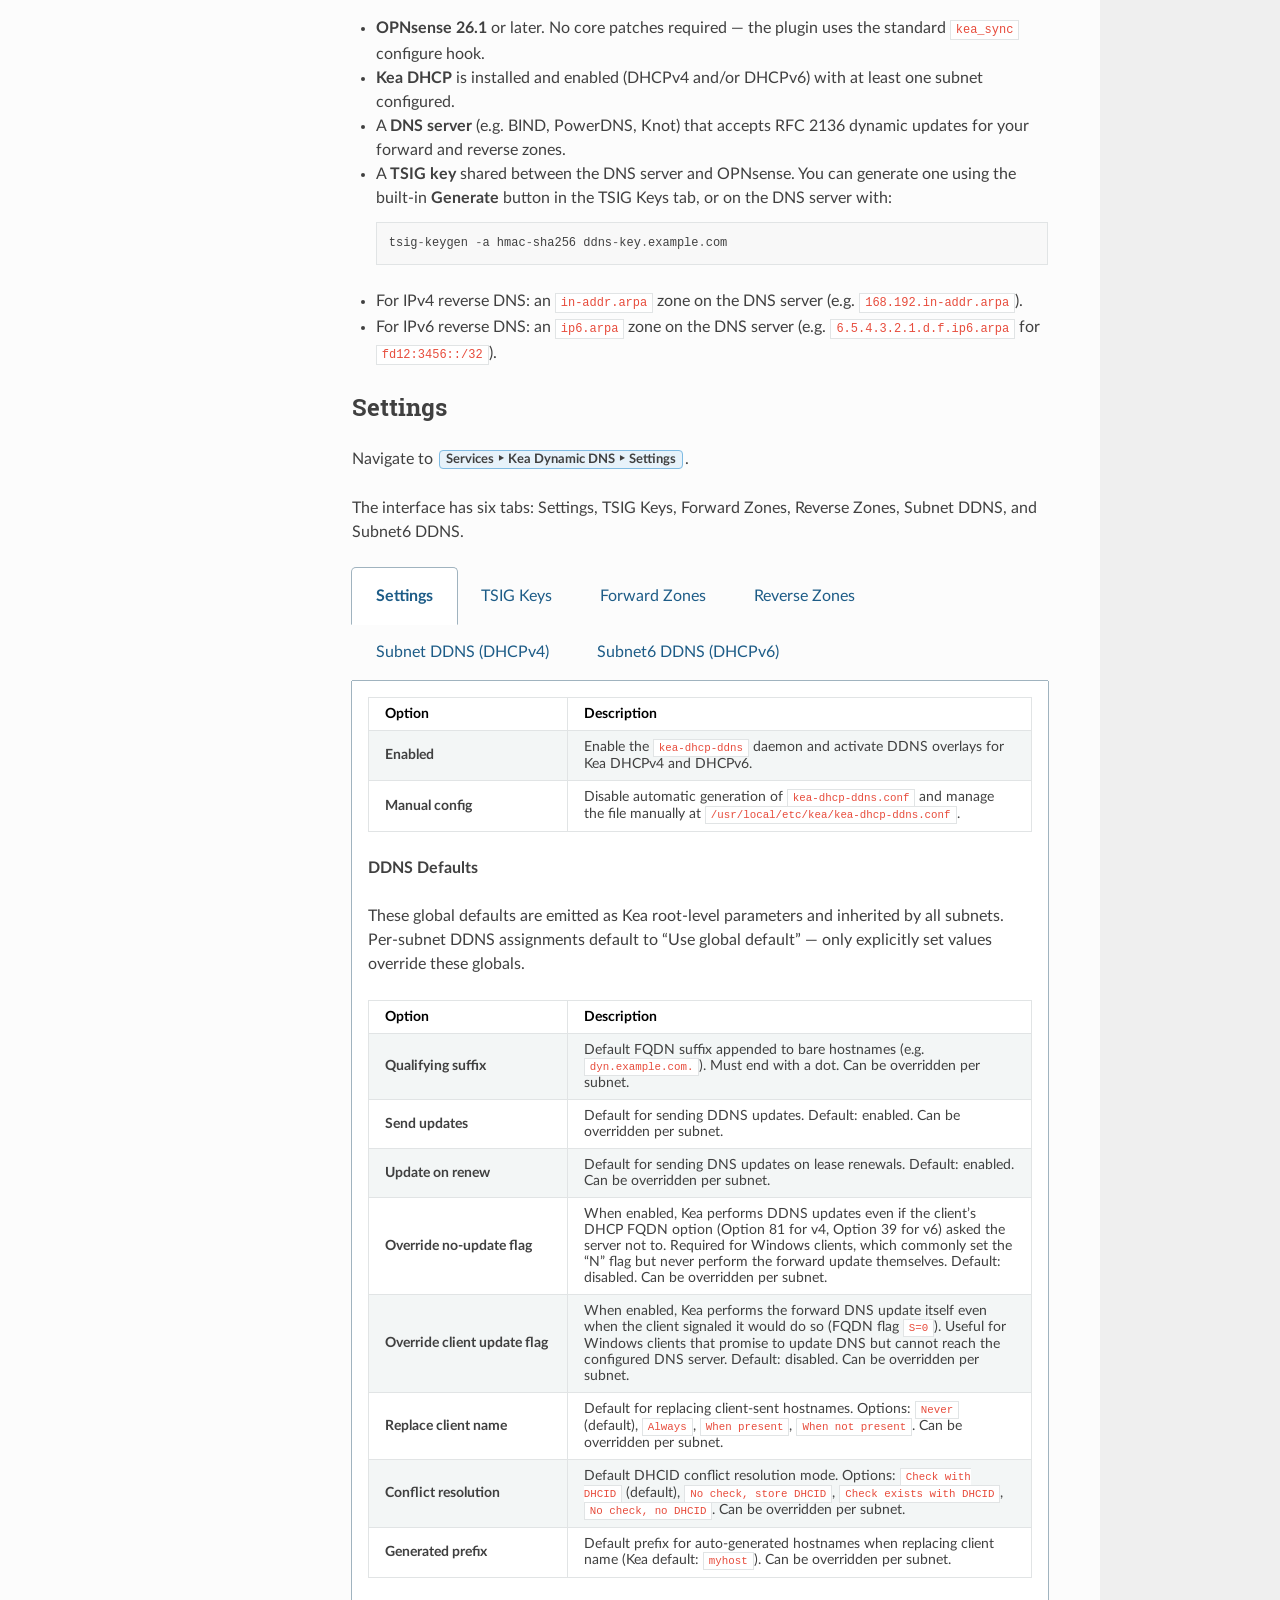
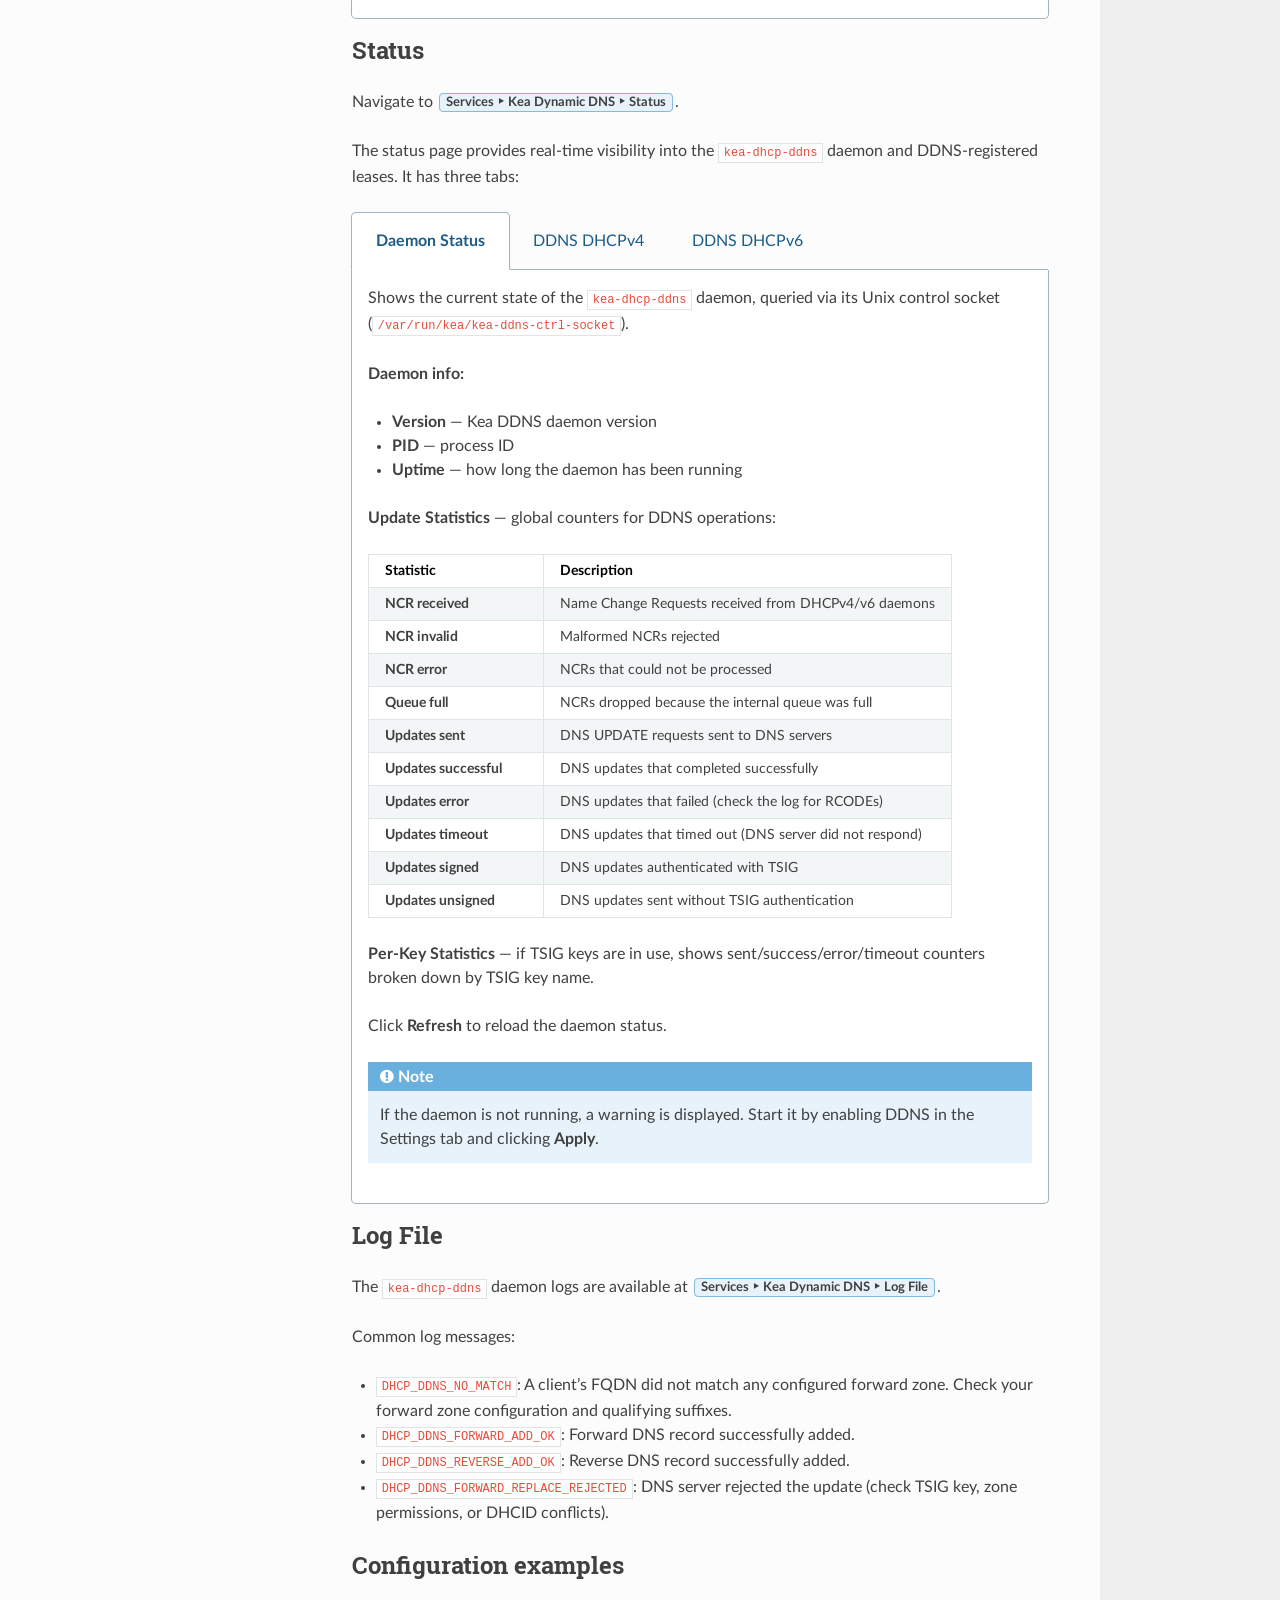
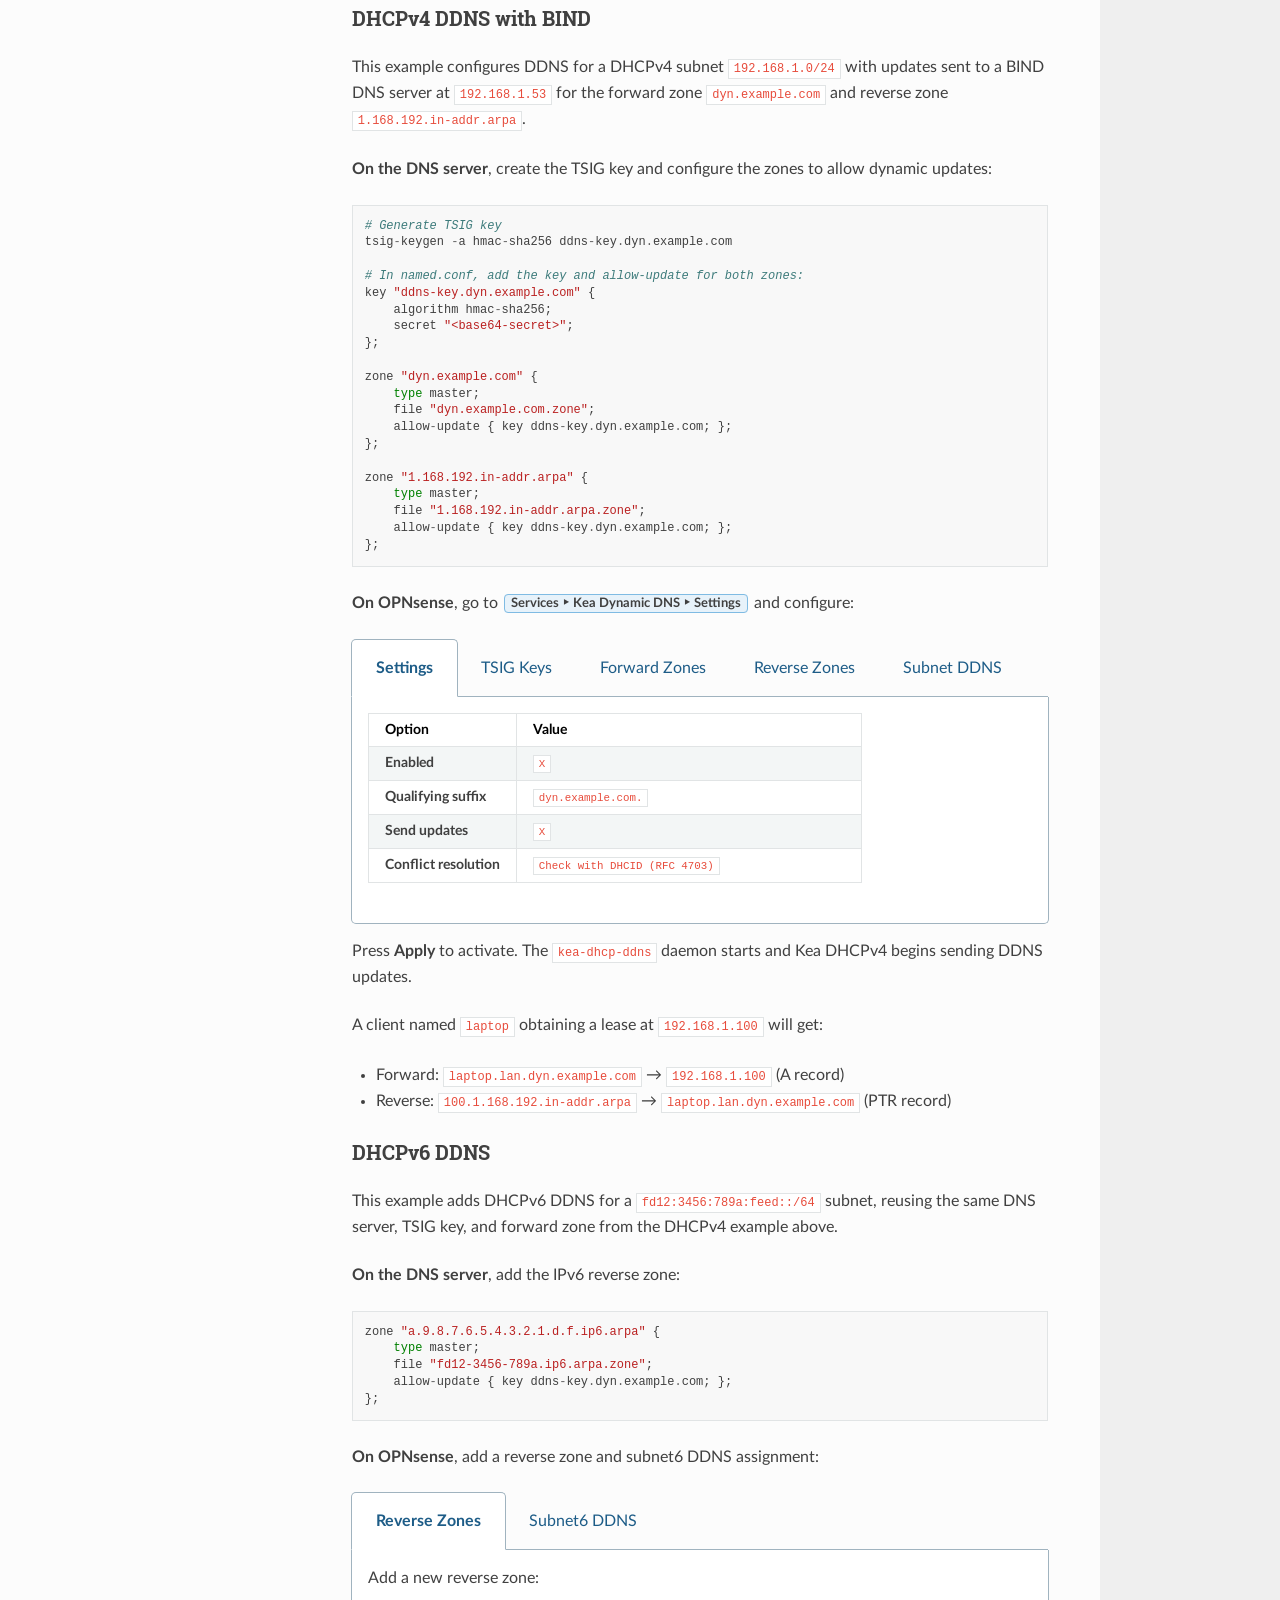
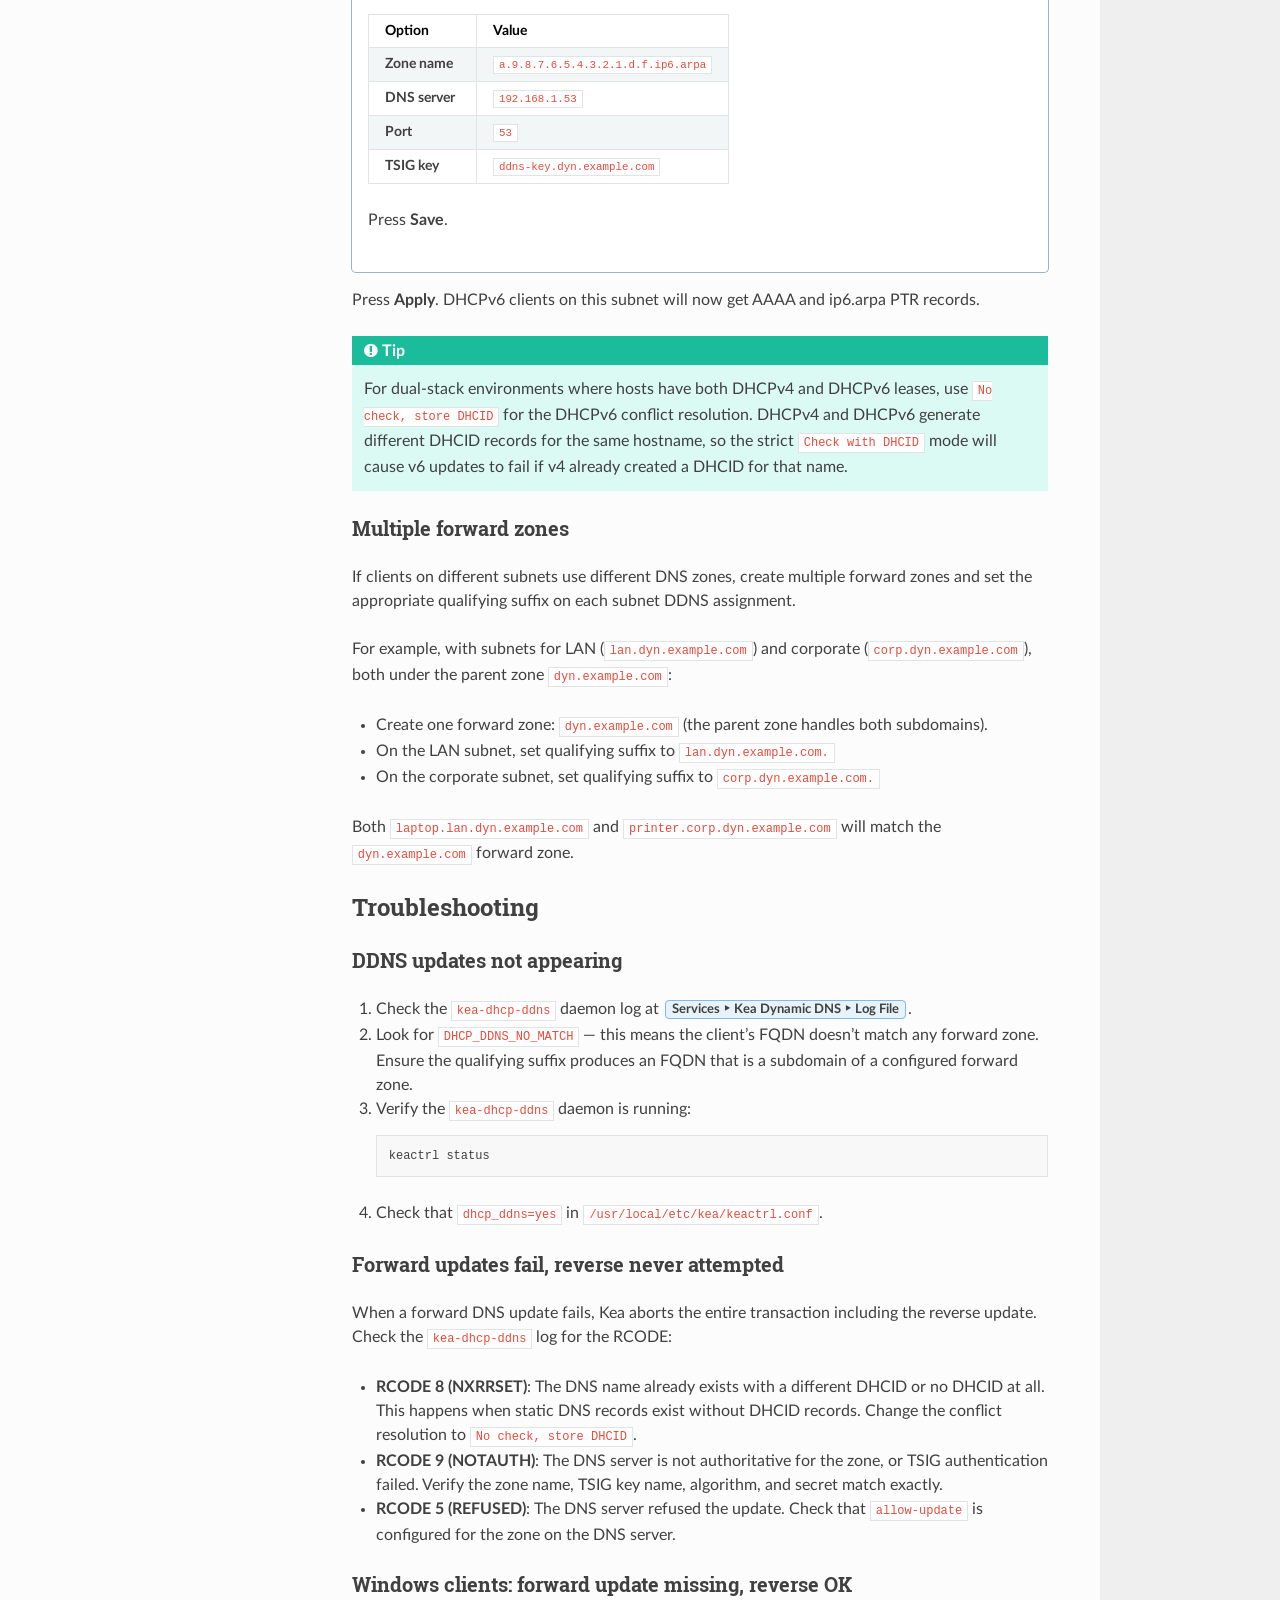
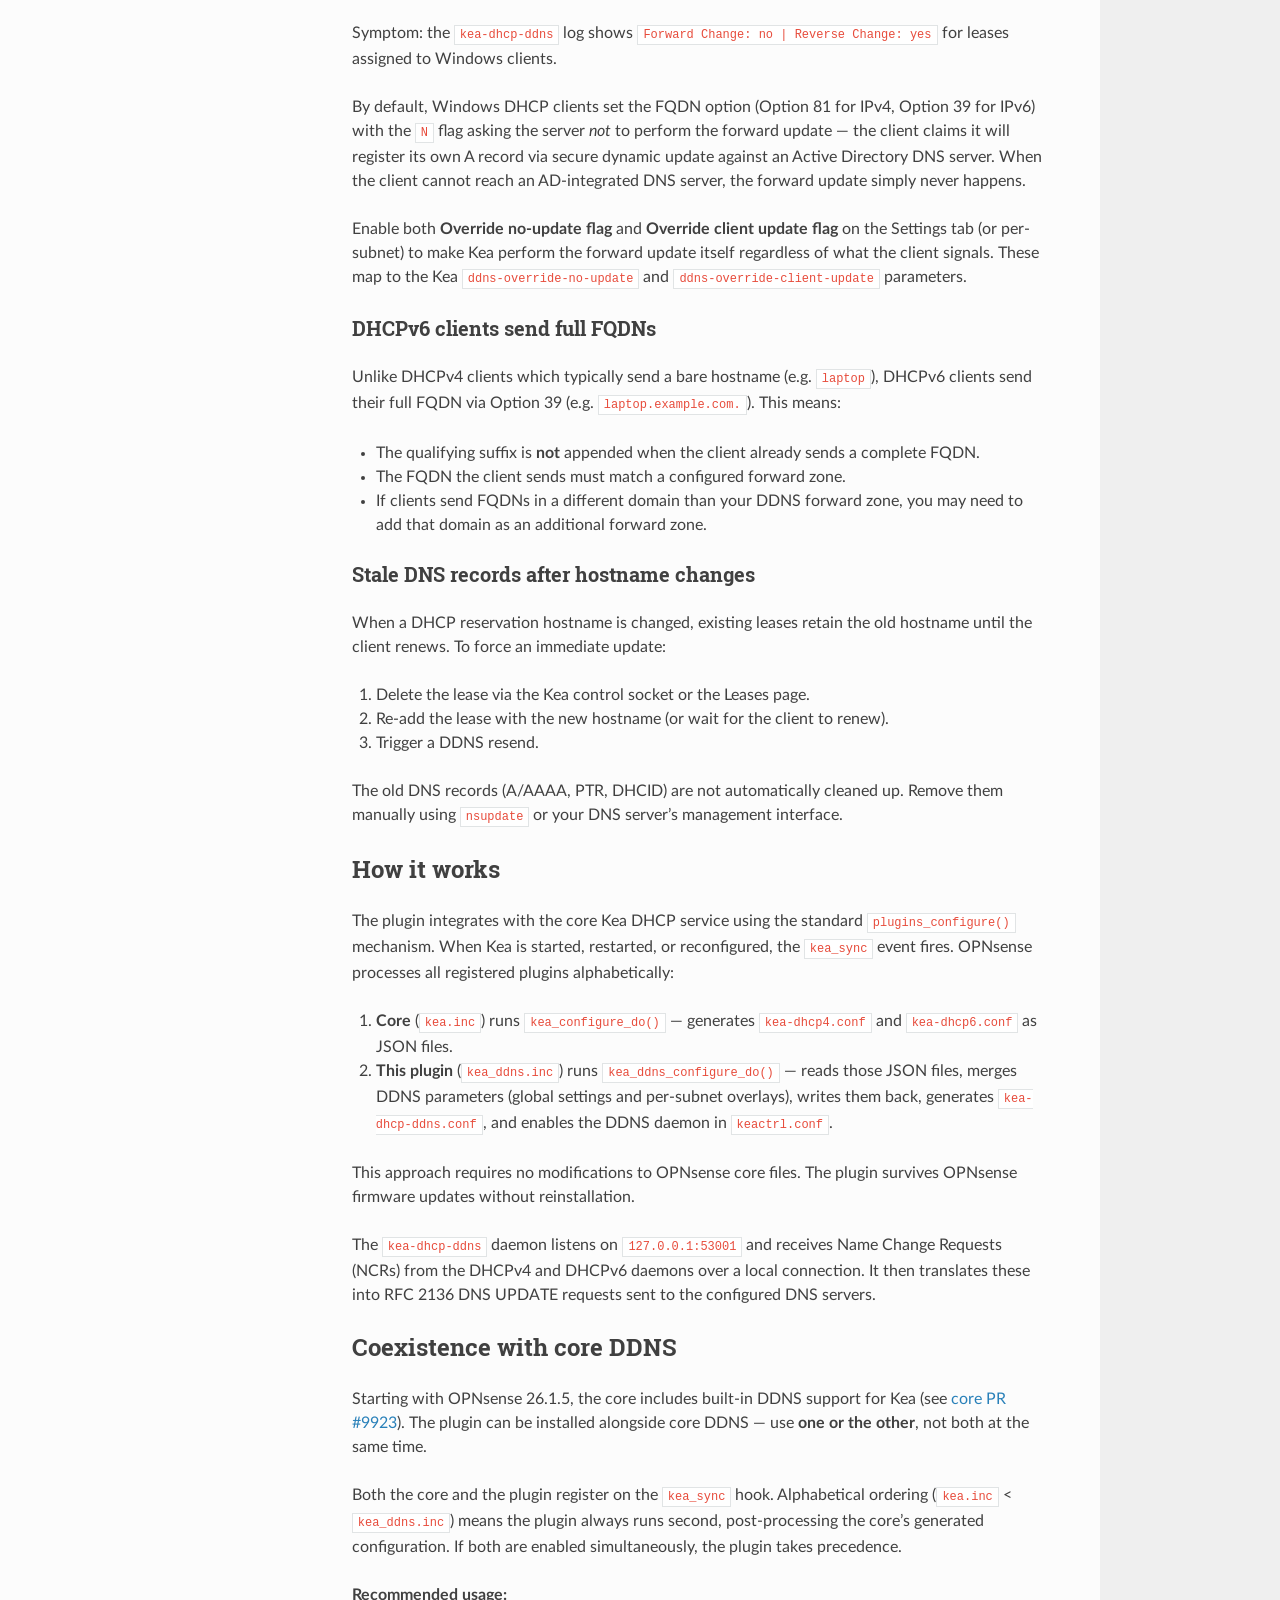
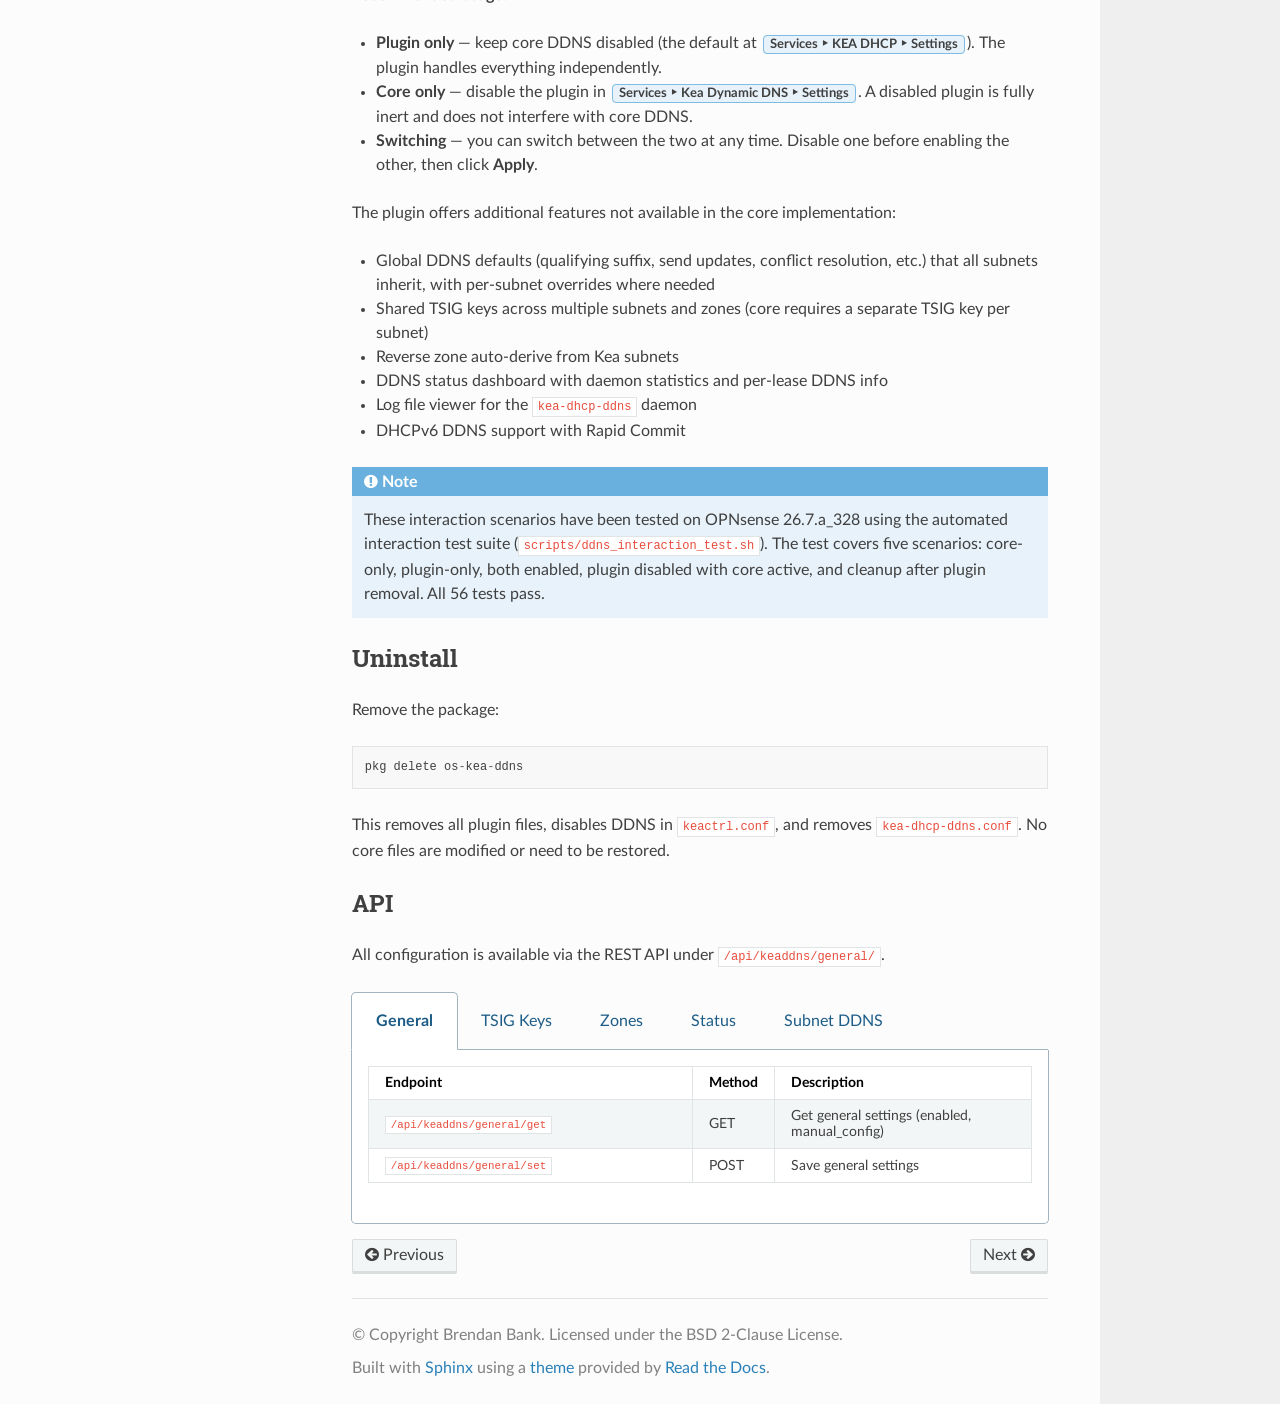
<file: docs/releases/26.7/kea_ddns.html>
<!DOCTYPE html>
<html class="writer-html5" lang="en" data-content_root="../../">
<head>
  <meta charset="utf-8" /><meta name="viewport" content="width=device-width, initial-scale=1" />

  <meta name="viewport" content="width=device-width, initial-scale=1.0" />
  <title>Kea DDNS &mdash; banzai-plugins  documentation</title>
      <link rel="stylesheet" type="text/css" href="../../_static/pygments.css?v=b86133f3" />
      <link rel="stylesheet" type="text/css" href="../../_static/css/theme.css?v=9edc463e" />
      <link rel="stylesheet" type="text/css" href="../../_static/tabs.css?v=a5c4661c" />
      <link rel="stylesheet" type="text/css" href="../../_static/custom.css?v=64ce4cbe" />

  
      <script src="../../_static/jquery.js?v=5d32c60e"></script>
      <script src="../../_static/_sphinx_javascript_frameworks_compat.js?v=2cd50e6c"></script>
      <script src="../../_static/documentation_options.js?v=7f41d439"></script>
      <script src="../../_static/doctools.js?v=fd6eb6e6"></script>
      <script src="../../_static/sphinx_highlight.js?v=6ffebe34"></script>
      <script src="../../_static/tabs.js?v=3030b3cb"></script>
    <script src="../../_static/js/theme.js"></script>
    <link rel="index" title="Index" href="../../genindex.html" />
    <link rel="search" title="Search" href="../../search.html" />
    <link rel="next" title="Metrics Exporter" href="metrics_exporter.html" />
    <link rel="prev" title="Hello World" href="hello_world.html" /> 
</head>

<body class="wy-body-for-nav"> 
  <div class="wy-grid-for-nav">
    <nav data-toggle="wy-nav-shift" class="wy-nav-side">
      <div class="wy-side-scroll">
        <div class="wy-side-nav-search" >

          
          
          <a href="../../index.html" class="icon icon-home">
            banzai-plugins
          </a>
<div role="search">
  <form id="rtd-search-form" class="wy-form" action="../../search.html" method="get">
    <input type="text" name="q" placeholder="Search docs" aria-label="Search docs" />
    <input type="hidden" name="check_keywords" value="yes" />
    <input type="hidden" name="area" value="default" />
  </form>
</div>
        </div><div class="wy-menu wy-menu-vertical" data-spy="affix" role="navigation" aria-label="Navigation menu">
              <p class="caption" role="heading"><span class="caption-text">Plugin Releases</span></p>
<ul class="current">
<li class="toctree-l1 current"><a class="reference internal" href="index.html">OPNsense 26.7</a><ul class="current">
<li class="toctree-l2"><a class="reference internal" href="hello_world.html">Hello World</a><ul>
<li class="toctree-l3"><a class="reference internal" href="hello_world.html#settings">Settings</a></li>
<li class="toctree-l3"><a class="reference internal" href="hello_world.html#api-endpoints">API Endpoints</a></li>
</ul>
</li>
<li class="toctree-l2 current"><a class="current reference internal" href="#">Kea DDNS</a><ul>
<li class="toctree-l3"><a class="reference internal" href="#prerequisites">Prerequisites</a></li>
<li class="toctree-l3"><a class="reference internal" href="#settings">Settings</a></li>
<li class="toctree-l3"><a class="reference internal" href="#status">Status</a></li>
<li class="toctree-l3"><a class="reference internal" href="#log-file">Log File</a></li>
<li class="toctree-l3"><a class="reference internal" href="#configuration-examples">Configuration examples</a></li>
<li class="toctree-l3"><a class="reference internal" href="#troubleshooting">Troubleshooting</a></li>
<li class="toctree-l3"><a class="reference internal" href="#how-it-works">How it works</a></li>
<li class="toctree-l3"><a class="reference internal" href="#coexistence-with-core-ddns">Coexistence with core DDNS</a></li>
<li class="toctree-l3"><a class="reference internal" href="#uninstall">Uninstall</a></li>
<li class="toctree-l3"><a class="reference internal" href="#api">API</a></li>
</ul>
</li>
<li class="toctree-l2"><a class="reference internal" href="metrics_exporter.html">Metrics Exporter</a><ul>
<li class="toctree-l3"><a class="reference internal" href="metrics_exporter.html#settings">Settings</a></li>
<li class="toctree-l3"><a class="reference internal" href="metrics_exporter.html#collectors">Collectors</a></li>
</ul>
</li>
<li class="toctree-l2"><a class="reference internal" href="index.html#installation">Installation</a><ul>
<li class="toctree-l3"><a class="reference internal" href="index.html#trust-the-repository-signing-key">1. Trust the repository signing key</a></li>
<li class="toctree-l3"><a class="reference internal" href="index.html#add-the-repository">2. Add the repository</a></li>
<li class="toctree-l3"><a class="reference internal" href="index.html#install-a-plugin">3. Install a plugin</a></li>
</ul>
</li>
</ul>
</li>
<li class="toctree-l1"><a class="reference internal" href="../26.1/index.html">OPNsense 26.1</a><ul>
<li class="toctree-l2"><a class="reference internal" href="../26.1/hello_world.html">Hello World</a><ul>
<li class="toctree-l3"><a class="reference internal" href="../26.1/hello_world.html#settings">Settings</a></li>
<li class="toctree-l3"><a class="reference internal" href="../26.1/hello_world.html#api-endpoints">API Endpoints</a></li>
</ul>
</li>
<li class="toctree-l2"><a class="reference internal" href="../26.1/kea_ddns.html">Kea DDNS</a><ul>
<li class="toctree-l3"><a class="reference internal" href="../26.1/kea_ddns.html#prerequisites">Prerequisites</a></li>
<li class="toctree-l3"><a class="reference internal" href="../26.1/kea_ddns.html#settings">Settings</a></li>
<li class="toctree-l3"><a class="reference internal" href="../26.1/kea_ddns.html#status">Status</a></li>
<li class="toctree-l3"><a class="reference internal" href="../26.1/kea_ddns.html#log-file">Log File</a></li>
<li class="toctree-l3"><a class="reference internal" href="../26.1/kea_ddns.html#configuration-examples">Configuration examples</a></li>
<li class="toctree-l3"><a class="reference internal" href="../26.1/kea_ddns.html#troubleshooting">Troubleshooting</a></li>
<li class="toctree-l3"><a class="reference internal" href="../26.1/kea_ddns.html#how-it-works">How it works</a></li>
<li class="toctree-l3"><a class="reference internal" href="../26.1/kea_ddns.html#coexistence-with-core-ddns">Coexistence with core DDNS</a></li>
<li class="toctree-l3"><a class="reference internal" href="../26.1/kea_ddns.html#uninstall">Uninstall</a></li>
<li class="toctree-l3"><a class="reference internal" href="../26.1/kea_ddns.html#api">API</a></li>
</ul>
</li>
<li class="toctree-l2"><a class="reference internal" href="../26.1/metrics_exporter.html">Metrics Exporter</a><ul>
<li class="toctree-l3"><a class="reference internal" href="../26.1/metrics_exporter.html#settings">Settings</a></li>
<li class="toctree-l3"><a class="reference internal" href="../26.1/metrics_exporter.html#collectors">Collectors</a></li>
</ul>
</li>
<li class="toctree-l2"><a class="reference internal" href="../26.1/index.html#installation">Installation</a><ul>
<li class="toctree-l3"><a class="reference internal" href="../26.1/index.html#trust-the-repository-signing-key">1. Trust the repository signing key</a></li>
<li class="toctree-l3"><a class="reference internal" href="../26.1/index.html#add-the-repository">2. Add the repository</a></li>
<li class="toctree-l3"><a class="reference internal" href="../26.1/index.html#install-a-plugin">3. Install a plugin</a></li>
</ul>
</li>
</ul>
</li>
</ul>
<p class="caption" role="heading"><span class="caption-text">Articles</span></p>
<ul>
<li class="toctree-l1"><a class="reference internal" href="../../articles/yubikey-pkg-signing.html">Signing FreeBSD pkg Repositories with a YubiKey</a><ul>
<li class="toctree-l2"><a class="reference internal" href="../../articles/yubikey-pkg-signing.html#why-hardware-backed-signing">Why hardware-backed signing?</a></li>
<li class="toctree-l2"><a class="reference internal" href="../../articles/yubikey-pkg-signing.html#how-pkg-signing-actually-works">How pkg signing actually works</a><ul>
<li class="toctree-l3"><a class="reference internal" href="../../articles/yubikey-pkg-signing.html#the-double-hash">The double hash</a></li>
<li class="toctree-l3"><a class="reference internal" href="../../articles/yubikey-pkg-signing.html#fingerprints">Fingerprints</a></li>
</ul>
</li>
<li class="toctree-l2"><a class="reference internal" href="../../articles/yubikey-pkg-signing.html#setting-up-the-piv-signing-key">Setting up the PIV signing key</a></li>
<li class="toctree-l2"><a class="reference internal" href="../../articles/yubikey-pkg-signing.html#the-piv-signing-agent">The PIV signing agent</a><ul>
<li class="toctree-l3"><a class="reference internal" href="../../articles/yubikey-pkg-signing.html#pkcs-11-signing-flow">PKCS#11 signing flow</a></li>
</ul>
</li>
<li class="toctree-l2"><a class="reference internal" href="../../articles/yubikey-pkg-signing.html#the-signing-command">The signing command</a></li>
<li class="toctree-l2"><a class="reference internal" href="../../articles/yubikey-pkg-signing.html#socket-forwarding-for-remote-builds">Socket forwarding for remote builds</a></li>
<li class="toctree-l2"><a class="reference internal" href="../../articles/yubikey-pkg-signing.html#putting-it-together-the-build-script">Putting it together: the build script</a></li>
<li class="toctree-l2"><a class="reference internal" href="../../articles/yubikey-pkg-signing.html#client-side-setup">Client-side setup</a></li>
<li class="toctree-l2"><a class="reference internal" href="../../articles/yubikey-pkg-signing.html#verifying-signatures-manually">Verifying signatures manually</a></li>
<li class="toctree-l2"><a class="reference internal" href="../../articles/yubikey-pkg-signing.html#summary-of-pitfalls">Summary of pitfalls</a></li>
<li class="toctree-l2"><a class="reference internal" href="../../articles/yubikey-pkg-signing.html#references">References</a></li>
</ul>
</li>
</ul>

        </div>
      </div>
    </nav>

    <section data-toggle="wy-nav-shift" class="wy-nav-content-wrap"><nav class="wy-nav-top" aria-label="Mobile navigation menu" >
          <i data-toggle="wy-nav-top" class="fa fa-bars"></i>
          <a href="../../index.html">banzai-plugins</a>
      </nav>

      <div class="wy-nav-content">
        <div class="rst-content">
          <div role="navigation" aria-label="Page navigation">
  <ul class="wy-breadcrumbs">
      <li><a href="../../index.html" class="icon icon-home" aria-label="Home"></a></li>
          <li class="breadcrumb-item"><a href="index.html">OPNsense 26.7</a></li>
      <li class="breadcrumb-item active">Kea DDNS</li>
      <li class="wy-breadcrumbs-aside">
      </li>
  </ul>
  <hr/>
</div>
          <div role="main" class="document" itemscope="itemscope" itemtype="http://schema.org/Article">
           <div itemprop="articleBody">
             
  <section id="kea-ddns">
<h1>Kea DDNS<a class="headerlink" href="#kea-ddns" title="Link to this heading"></a></h1>
<div class="admonition warning">
<p class="admonition-title">Warning</p>
<p><strong>USE AT YOUR OWN RISK.</strong> This plugin interacts directly with the
<code class="docutils literal notranslate"><span class="pre">kea-dhcp-ddns</span></code> daemon and modifies Kea configuration files. No OPNsense
core files are modified — the plugin uses the standard <code class="docutils literal notranslate"><span class="pre">plugins_configure()</span></code>
hook mechanism and survives OPNsense firmware updates without reinstallation.</p>
<p>Starting with OPNsense 26.1.5, the core includes built-in DDNS support. This
plugin can be installed alongside core DDNS but only one should be active at
a time. See <a class="reference internal" href="#coexistence-with-core-ddns">Coexistence with core DDNS</a> for details.</p>
</div>
<nav class="contents local" id="index">
<p class="topic-title">Index</p>
<ul class="simple">
<li><p><a class="reference internal" href="#prerequisites" id="id1">Prerequisites</a></p></li>
<li><p><a class="reference internal" href="#settings" id="id2">Settings</a></p></li>
<li><p><a class="reference internal" href="#status" id="id3">Status</a></p></li>
<li><p><a class="reference internal" href="#log-file" id="id4">Log File</a></p></li>
<li><p><a class="reference internal" href="#configuration-examples" id="id5">Configuration examples</a></p>
<ul>
<li><p><a class="reference internal" href="#dhcpv4-ddns-with-bind" id="id6">DHCPv4 DDNS with BIND</a></p></li>
<li><p><a class="reference internal" href="#dhcpv6-ddns" id="id7">DHCPv6 DDNS</a></p></li>
<li><p><a class="reference internal" href="#multiple-forward-zones" id="id8">Multiple forward zones</a></p></li>
</ul>
</li>
<li><p><a class="reference internal" href="#troubleshooting" id="id9">Troubleshooting</a></p>
<ul>
<li><p><a class="reference internal" href="#ddns-updates-not-appearing" id="id10">DDNS updates not appearing</a></p></li>
<li><p><a class="reference internal" href="#forward-updates-fail-reverse-never-attempted" id="id11">Forward updates fail, reverse never attempted</a></p></li>
<li><p><a class="reference internal" href="#windows-clients-forward-update-missing-reverse-ok" id="id12">Windows clients: forward update missing, reverse OK</a></p></li>
<li><p><a class="reference internal" href="#dhcpv6-clients-send-full-fqdns" id="id13">DHCPv6 clients send full FQDNs</a></p></li>
<li><p><a class="reference internal" href="#stale-dns-records-after-hostname-changes" id="id14">Stale DNS records after hostname changes</a></p></li>
</ul>
</li>
<li><p><a class="reference internal" href="#how-it-works" id="id15">How it works</a></p></li>
<li><p><a class="reference internal" href="#coexistence-with-core-ddns" id="id16">Coexistence with core DDNS</a></p></li>
<li><p><a class="reference internal" href="#uninstall" id="id17">Uninstall</a></p></li>
<li><p><a class="reference internal" href="#api" id="id18">API</a></p></li>
</ul>
</nav>
<p>The Kea DDNS plugin adds Dynamic DNS (DDNS) support for the Kea DHCP server in
OPNsense. It manages the <code class="docutils literal notranslate"><span class="pre">kea-dhcp-ddns</span></code> daemon and injects per-subnet DDNS
parameters into both <code class="docutils literal notranslate"><span class="pre">kea-dhcp4.conf</span></code> and <code class="docutils literal notranslate"><span class="pre">kea-dhcp6.conf</span></code> using the
OPNsense <code class="docutils literal notranslate"><span class="pre">plugins_configure()</span></code> hook mechanism. Since OPNsense 26.1.5, the
core also includes DDNS support — the plugin can run side by side with it and
offers additional features such as global DDNS defaults, shared TSIG keys, a
status dashboard, and DHCPv6 Rapid Commit (see
<a class="reference internal" href="#coexistence-with-core-ddns">Coexistence with core DDNS</a>).</p>
<p>When enabled, Kea automatically creates forward (A/AAAA) and reverse (PTR) DNS
records as DHCP leases are assigned, and removes them when leases expire.
Updates are sent as RFC 2136 DNS UPDATE requests, optionally authenticated with
TSIG keys (RFC 2845).</p>
<dl class="field-list simple">
<dt class="field-odd">Package<span class="colon">:</span></dt>
<dd class="field-odd"><p><code class="docutils literal notranslate"><span class="pre">os-kea-ddns</span></code></p>
</dd>
<dt class="field-even">Navigation<span class="colon">:</span></dt>
<dd class="field-even"><p><span class="menuselection">Services ‣ Kea Dynamic DNS ‣ Settings</span></p>
</dd>
</dl>
<p><strong>Key features:</strong></p>
<ul class="simple">
<li><p>TSIG key management with auto-generation (HMAC-MD5 through HMAC-SHA512)</p></li>
<li><p>Forward and reverse DNS zone configuration with reverse zone auto-derive</p></li>
<li><p>Per-subnet DDNS policy for both DHCPv4 and DHCPv6</p></li>
<li><p>Automatic overlay injection into <code class="docutils literal notranslate"><span class="pre">kea-dhcp4.conf</span></code> and <code class="docutils literal notranslate"><span class="pre">kea-dhcp6.conf</span></code></p></li>
<li><p>DHCID conflict resolution modes (RFC 4703)</p></li>
<li><p>DDNS status dashboard with daemon statistics and per-lease DDNS info</p></li>
<li><p>Log file viewer for <code class="docutils literal notranslate"><span class="pre">kea-dhcp-ddns</span></code></p></li>
</ul>
<section id="prerequisites">
<h2><a class="toc-backref" href="#id1" role="doc-backlink">Prerequisites</a><a class="headerlink" href="#prerequisites" title="Link to this heading"></a></h2>
<p>Before configuring this plugin, ensure:</p>
<ul>
<li><p><strong>OPNsense 26.1</strong> or later. No core patches required — the plugin uses the
standard <code class="docutils literal notranslate"><span class="pre">kea_sync</span></code> configure hook.</p></li>
<li><p><strong>Kea DHCP</strong> is installed and enabled (DHCPv4 and/or DHCPv6) with at least
one subnet configured.</p></li>
<li><p>A <strong>DNS server</strong> (e.g. BIND, PowerDNS, Knot) that accepts RFC 2136 dynamic
updates for your forward and reverse zones.</p></li>
<li><p>A <strong>TSIG key</strong> shared between the DNS server and OPNsense. You can generate
one using the built-in <strong>Generate</strong> button in the TSIG Keys tab, or on the
DNS server with:</p>
<div class="highlight-default notranslate"><div class="highlight"><pre><span></span><span class="n">tsig</span><span class="o">-</span><span class="n">keygen</span> <span class="o">-</span><span class="n">a</span> <span class="n">hmac</span><span class="o">-</span><span class="n">sha256</span> <span class="n">ddns</span><span class="o">-</span><span class="n">key</span><span class="o">.</span><span class="n">example</span><span class="o">.</span><span class="n">com</span>
</pre></div>
</div>
</li>
<li><p>For IPv4 reverse DNS: an <code class="docutils literal notranslate"><span class="pre">in-addr.arpa</span></code> zone on the DNS server
(e.g. <code class="docutils literal notranslate"><span class="pre">168.192.in-addr.arpa</span></code>).</p></li>
<li><p>For IPv6 reverse DNS: an <code class="docutils literal notranslate"><span class="pre">ip6.arpa</span></code> zone on the DNS server
(e.g. <code class="docutils literal notranslate"><span class="pre">6.5.4.3.2.1.d.f.ip6.arpa</span></code> for <code class="docutils literal notranslate"><span class="pre">fd12:3456::/32</span></code>).</p></li>
</ul>
</section>
<section id="settings">
<h2><a class="toc-backref" href="#id2" role="doc-backlink">Settings</a><a class="headerlink" href="#settings" title="Link to this heading"></a></h2>
<p>Navigate to <span class="menuselection">Services ‣ Kea Dynamic DNS ‣ Settings</span>.</p>
<p>The interface has six tabs: Settings, TSIG Keys, Forward Zones, Reverse Zones,
Subnet DDNS, and Subnet6 DDNS.</p>
<div class="sphinx-tabs docutils container">
<div aria-label="Tabbed content" class="closeable" role="tablist"><button aria-controls="panel-0-0-0" aria-selected="true" class="sphinx-tabs-tab" id="tab-0-0-0" name="0-0" role="tab" tabindex="0">Settings</button><button aria-controls="panel-0-0-1" aria-selected="false" class="sphinx-tabs-tab" id="tab-0-0-1" name="0-1" role="tab" tabindex="-1">TSIG Keys</button><button aria-controls="panel-0-0-2" aria-selected="false" class="sphinx-tabs-tab" id="tab-0-0-2" name="0-2" role="tab" tabindex="-1">Forward Zones</button><button aria-controls="panel-0-0-3" aria-selected="false" class="sphinx-tabs-tab" id="tab-0-0-3" name="0-3" role="tab" tabindex="-1">Reverse Zones</button><button aria-controls="panel-0-0-4" aria-selected="false" class="sphinx-tabs-tab" id="tab-0-0-4" name="0-4" role="tab" tabindex="-1">Subnet DDNS (DHCPv4)</button><button aria-controls="panel-0-0-5" aria-selected="false" class="sphinx-tabs-tab" id="tab-0-0-5" name="0-5" role="tab" tabindex="-1">Subnet6 DDNS (DHCPv6)</button></div><div aria-labelledby="tab-0-0-0" class="sphinx-tabs-panel" id="panel-0-0-0" name="0-0" role="tabpanel" tabindex="0"><table class="docutils align-default">
<colgroup>
<col style="width: 30.0%" />
<col style="width: 70.0%" />
</colgroup>
<thead>
<tr class="row-odd"><th class="head"><p><strong>Option</strong></p></th>
<th class="head"><p><strong>Description</strong></p></th>
</tr>
</thead>
<tbody>
<tr class="row-even"><td><p><strong>Enabled</strong></p></td>
<td><p>Enable the <code class="docutils literal notranslate"><span class="pre">kea-dhcp-ddns</span></code> daemon and activate DDNS overlays for
Kea DHCPv4 and DHCPv6.</p></td>
</tr>
<tr class="row-odd"><td><p><strong>Manual config</strong></p></td>
<td><p>Disable automatic generation of <code class="docutils literal notranslate"><span class="pre">kea-dhcp-ddns.conf</span></code> and manage the file
manually at <code class="docutils literal notranslate"><span class="pre">/usr/local/etc/kea/kea-dhcp-ddns.conf</span></code>.</p></td>
</tr>
</tbody>
</table>
<p><strong>DDNS Defaults</strong></p>
<p>These global defaults are emitted as Kea root-level parameters and inherited by all subnets.
Per-subnet DDNS assignments default to “Use global default” — only explicitly set values
override these globals.</p>
<table class="docutils align-default">
<colgroup>
<col style="width: 30.0%" />
<col style="width: 70.0%" />
</colgroup>
<thead>
<tr class="row-odd"><th class="head"><p><strong>Option</strong></p></th>
<th class="head"><p><strong>Description</strong></p></th>
</tr>
</thead>
<tbody>
<tr class="row-even"><td><p><strong>Qualifying suffix</strong></p></td>
<td><p>Default FQDN suffix appended to bare hostnames (e.g. <code class="docutils literal notranslate"><span class="pre">dyn.example.com.</span></code>).
Must end with a dot. Can be overridden per subnet.</p></td>
</tr>
<tr class="row-odd"><td><p><strong>Send updates</strong></p></td>
<td><p>Default for sending DDNS updates. Default: enabled. Can be overridden per subnet.</p></td>
</tr>
<tr class="row-even"><td><p><strong>Update on renew</strong></p></td>
<td><p>Default for sending DNS updates on lease renewals. Default: enabled.
Can be overridden per subnet.</p></td>
</tr>
<tr class="row-odd"><td><p><strong>Override no-update flag</strong></p></td>
<td><p>When enabled, Kea performs DDNS updates even if the client’s DHCP
FQDN option (Option 81 for v4, Option 39 for v6) asked the server
not to. Required for Windows clients, which commonly set the “N”
flag but never perform the forward update themselves. Default:
disabled. Can be overridden per subnet.</p></td>
</tr>
<tr class="row-even"><td><p><strong>Override client update flag</strong></p></td>
<td><p>When enabled, Kea performs the forward DNS update itself even when
the client signaled it would do so (FQDN flag <code class="docutils literal notranslate"><span class="pre">S=0</span></code>). Useful for
Windows clients that promise to update DNS but cannot reach the
configured DNS server. Default: disabled. Can be overridden per
subnet.</p></td>
</tr>
<tr class="row-odd"><td><p><strong>Replace client name</strong></p></td>
<td><p>Default for replacing client-sent hostnames. Options: <code class="docutils literal notranslate"><span class="pre">Never</span></code> (default),
<code class="docutils literal notranslate"><span class="pre">Always</span></code>, <code class="docutils literal notranslate"><span class="pre">When</span> <span class="pre">present</span></code>, <code class="docutils literal notranslate"><span class="pre">When</span> <span class="pre">not</span> <span class="pre">present</span></code>.
Can be overridden per subnet.</p></td>
</tr>
<tr class="row-even"><td><p><strong>Conflict resolution</strong></p></td>
<td><p>Default DHCID conflict resolution mode. Options: <code class="docutils literal notranslate"><span class="pre">Check</span> <span class="pre">with</span> <span class="pre">DHCID</span></code> (default),
<code class="docutils literal notranslate"><span class="pre">No</span> <span class="pre">check,</span> <span class="pre">store</span> <span class="pre">DHCID</span></code>, <code class="docutils literal notranslate"><span class="pre">Check</span> <span class="pre">exists</span> <span class="pre">with</span> <span class="pre">DHCID</span></code>, <code class="docutils literal notranslate"><span class="pre">No</span> <span class="pre">check,</span> <span class="pre">no</span> <span class="pre">DHCID</span></code>.
Can be overridden per subnet.</p></td>
</tr>
<tr class="row-odd"><td><p><strong>Generated prefix</strong></p></td>
<td><p>Default prefix for auto-generated hostnames when replacing client name
(Kea default: <code class="docutils literal notranslate"><span class="pre">myhost</span></code>). Can be overridden per subnet.</p></td>
</tr>
</tbody>
</table>
</div><div aria-labelledby="tab-0-0-1" class="sphinx-tabs-panel" hidden="true" id="panel-0-0-1" name="0-1" role="tabpanel" tabindex="0"><p>TSIG keys provide authentication for DNS UPDATE requests (RFC 2845). The key name, algorithm, and
secret must match the configuration on your DNS server.</p>
<table class="docutils align-default">
<colgroup>
<col style="width: 30.0%" />
<col style="width: 70.0%" />
</colgroup>
<thead>
<tr class="row-odd"><th class="head"><p><strong>Option</strong></p></th>
<th class="head"><p><strong>Description</strong></p></th>
</tr>
</thead>
<tbody>
<tr class="row-even"><td><p><strong>Name</strong></p></td>
<td><p>TSIG key name. Must match the key name on the DNS server exactly
(e.g. <code class="docutils literal notranslate"><span class="pre">ddns-key.dyn.example.com</span></code>). May include dots and an optional
trailing dot.</p></td>
</tr>
<tr class="row-odd"><td><p><strong>Algorithm</strong></p></td>
<td><p>HMAC algorithm. Options: <code class="docutils literal notranslate"><span class="pre">HMAC-MD5</span></code>, <code class="docutils literal notranslate"><span class="pre">HMAC-SHA1</span></code>, <code class="docutils literal notranslate"><span class="pre">HMAC-SHA224</span></code>,
<code class="docutils literal notranslate"><span class="pre">HMAC-SHA256</span></code> (default), <code class="docutils literal notranslate"><span class="pre">HMAC-SHA384</span></code>, <code class="docutils literal notranslate"><span class="pre">HMAC-SHA512</span></code>.</p></td>
</tr>
<tr class="row-even"><td><p><strong>Secret</strong></p></td>
<td><p>Base64-encoded shared secret. Click <strong>Generate</strong> to create a
cryptographically random secret of the correct length for the
selected algorithm. Alternatively, generate on the DNS server
with <code class="docutils literal notranslate"><span class="pre">tsig-keygen</span> <span class="pre">-a</span> <span class="pre">hmac-sha256</span> <span class="pre">keyname</span></code>.</p></td>
</tr>
</tbody>
</table>
<div class="admonition tip">
<p class="admonition-title">Tip</p>
<p>The <strong>Generate</strong> button creates a random secret using the correct key length for the
selected algorithm (e.g. 32 bytes for HMAC-SHA256, 64 bytes for HMAC-SHA512). Copy
the generated Base64 value to your DNS server configuration. This eliminates the need
to run <code class="docutils literal notranslate"><span class="pre">tsig-keygen</span></code> or <code class="docutils literal notranslate"><span class="pre">dnssec-keygen</span></code> externally.</p>
</div>
</div><div aria-labelledby="tab-0-0-2" class="sphinx-tabs-panel" hidden="true" id="panel-0-0-2" name="0-2" role="tabpanel" tabindex="0"><p>Forward zones define where to send DNS UPDATE requests for forward (A/AAAA) records.
Each zone maps a DNS domain to a server and optional TSIG key.</p>
<table class="docutils align-default">
<colgroup>
<col style="width: 30.0%" />
<col style="width: 70.0%" />
</colgroup>
<thead>
<tr class="row-odd"><th class="head"><p><strong>Option</strong></p></th>
<th class="head"><p><strong>Description</strong></p></th>
</tr>
</thead>
<tbody>
<tr class="row-even"><td><p><strong>Zone name</strong></p></td>
<td><p>The DNS zone for forward records (e.g. <code class="docutils literal notranslate"><span class="pre">dyn.example.com</span></code>). The <code class="docutils literal notranslate"><span class="pre">kea-dhcp-ddns</span></code> daemon
matches client FQDNs to zones by longest suffix match.</p></td>
</tr>
<tr class="row-odd"><td><p><strong>DNS server</strong></p></td>
<td><p>IP address of the authoritative DNS server for this zone.</p></td>
</tr>
<tr class="row-even"><td><p><strong>Port</strong></p></td>
<td><p>DNS server port (default: <code class="docutils literal notranslate"><span class="pre">53</span></code>).</p></td>
</tr>
<tr class="row-odd"><td><p><strong>TSIG key</strong></p></td>
<td><p>TSIG key for authenticating updates. Select <code class="docutils literal notranslate"><span class="pre">None</span> <span class="pre">(unsecured)</span></code> to send
unauthenticated updates.</p></td>
</tr>
</tbody>
</table>
<div class="admonition note">
<p class="admonition-title">Note</p>
<p>The <code class="docutils literal notranslate"><span class="pre">kea-dhcp-ddns</span></code> daemon matches each client’s FQDN to the configured forward zone by suffix.
For example, <code class="docutils literal notranslate"><span class="pre">laptop.lan.dyn.example.com</span></code> matches zone <code class="docutils literal notranslate"><span class="pre">dyn.example.com</span></code>. If no zone
matches, the update is silently dropped with a <code class="docutils literal notranslate"><span class="pre">DHCP_DDNS_NO_MATCH</span></code> warning in the logs.
Ensure your qualifying suffixes and client FQDNs match a configured forward zone.</p>
</div>
</div><div aria-labelledby="tab-0-0-3" class="sphinx-tabs-panel" hidden="true" id="panel-0-0-3" name="0-3" role="tabpanel" tabindex="0"><p>Reverse zones define where to send DNS UPDATE requests for reverse (PTR) records.</p>
<table class="docutils align-default">
<colgroup>
<col style="width: 30.0%" />
<col style="width: 70.0%" />
</colgroup>
<thead>
<tr class="row-odd"><th class="head"><p><strong>Option</strong></p></th>
<th class="head"><p><strong>Description</strong></p></th>
</tr>
</thead>
<tbody>
<tr class="row-even"><td><p><strong>Zone name</strong></p></td>
<td><p>The reverse DNS zone name. For IPv4, use <code class="docutils literal notranslate"><span class="pre">in-addr.arpa</span></code> format
(e.g. <code class="docutils literal notranslate"><span class="pre">168.192.in-addr.arpa</span></code>). For IPv6, use <code class="docutils literal notranslate"><span class="pre">ip6.arpa</span></code> nibble format
(e.g. <code class="docutils literal notranslate"><span class="pre">6.5.4.3.2.1.d.f.ip6.arpa</span></code> for <code class="docutils literal notranslate"><span class="pre">fd12:3456::/32</span></code>).
Use the <strong>Derive</strong> button below the zone name field to auto-derive
the zone name from a configured Kea subnet.</p></td>
</tr>
<tr class="row-odd"><td><p><strong>DNS server</strong></p></td>
<td><p>IP address of the authoritative DNS server for this zone.</p></td>
</tr>
<tr class="row-even"><td><p><strong>Port</strong></p></td>
<td><p>DNS server port (default: <code class="docutils literal notranslate"><span class="pre">53</span></code>).</p></td>
</tr>
<tr class="row-odd"><td><p><strong>TSIG key</strong></p></td>
<td><p>TSIG key for authenticating updates.</p></td>
</tr>
</tbody>
</table>
<div class="admonition tip">
<p class="admonition-title">Tip</p>
<p>The <strong>Derive zone name from subnet</strong> dropdown lists all configured Kea DHCPv4 and
DHCPv6 subnets with their corresponding reverse zone names. Select a subnet and click
<strong>Derive</strong> (or double-click the entry) to populate the zone name field automatically.
This eliminates the error-prone manual construction of <code class="docutils literal notranslate"><span class="pre">in-addr.arpa</span></code> and <code class="docutils literal notranslate"><span class="pre">ip6.arpa</span></code>
zone names.</p>
</div>
<div class="admonition tip">
<p class="admonition-title">Tip</p>
<p>IPv6 reverse zone names use nibble format with the hex digits of the prefix reversed.
For a <code class="docutils literal notranslate"><span class="pre">/48</span></code> prefix <code class="docutils literal notranslate"><span class="pre">fd12:3456:789a::/48</span></code>, the zone is <code class="docutils literal notranslate"><span class="pre">a.9.8.7.6.5.4.3.2.1.d.f.ip6.arpa</span></code>.
The auto-derive feature handles this conversion automatically.</p>
</div>
</div><div aria-labelledby="tab-0-0-4" class="sphinx-tabs-panel" hidden="true" id="panel-0-0-4" name="0-4" role="tabpanel" tabindex="0"><p>Per-subnet DDNS assignments control which DHCPv4 subnets get dynamic DNS updates and how
hostnames are handled. All fields except Subnet default to “Use global default”,
inheriting the value from the Settings tab. Only explicitly set values are
emitted in the per-subnet configuration.</p>
<table class="docutils align-default">
<colgroup>
<col style="width: 30.0%" />
<col style="width: 70.0%" />
</colgroup>
<thead>
<tr class="row-odd"><th class="head"><p><strong>Option</strong></p></th>
<th class="head"><p><strong>Description</strong></p></th>
</tr>
</thead>
<tbody>
<tr class="row-even"><td><p><strong>Subnet</strong></p></td>
<td><p>The Kea DHCPv4 subnet to enable DDNS for. Only subnets configured in
<span class="menuselection">Services ‣ KEA DHCP ‣ KEA DHCPv4 ‣ Subnets</span> appear here.</p></td>
</tr>
<tr class="row-odd"><td><p><strong>Qualifying suffix</strong></p></td>
<td><p>FQDN suffix appended to bare hostnames. For example, if a client sends
hostname <code class="docutils literal notranslate"><span class="pre">laptop</span></code> and the suffix is <code class="docutils literal notranslate"><span class="pre">lan.dyn.example.com.</span></code>, the resulting
FQDN is <code class="docutils literal notranslate"><span class="pre">laptop.lan.dyn.example.com.</span></code>. Must end with a dot.</p></td>
</tr>
<tr class="row-even"><td><p><strong>Send updates</strong></p></td>
<td><p>Enable sending DDNS updates for this subnet. Default: enabled.</p></td>
</tr>
<tr class="row-odd"><td><p><strong>Update on renew</strong></p></td>
<td><p>Send DNS updates when leases are renewed, not just on initial assignment.</p></td>
</tr>
<tr class="row-even"><td><p><strong>Override no-update flag</strong></p></td>
<td><p>Perform DDNS updates even if the client’s FQDN option asked the
server not to. Required for Windows clients.</p></td>
</tr>
<tr class="row-odd"><td><p><strong>Override client update flag</strong></p></td>
<td><p>Perform the forward DNS update server-side even when the client said
it would do it itself.</p></td>
</tr>
<tr class="row-even"><td><p><strong>Replace client name</strong></p></td>
<td><p>Controls whether Kea replaces the client-provided hostname.</p>
<ul class="simple">
<li><p><code class="docutils literal notranslate"><span class="pre">Never</span></code> (default): use the hostname the client sends.</p></li>
<li><p><code class="docutils literal notranslate"><span class="pre">Always</span></code>: replace with a generated name (prefix + IP). Rarely desired.</p></li>
<li><p><code class="docutils literal notranslate"><span class="pre">When</span> <span class="pre">present</span></code>: replace only if the client sends a hostname.</p></li>
<li><p><code class="docutils literal notranslate"><span class="pre">When</span> <span class="pre">not</span> <span class="pre">present</span></code>: generate a name only if the client doesn’t send one.</p></li>
</ul>
</td>
</tr>
<tr class="row-odd"><td><p><strong>Conflict resolution</strong></p></td>
<td><p>How to handle conflicting DNS records using DHCID (RFC 4703).</p>
<ul class="simple">
<li><p><code class="docutils literal notranslate"><span class="pre">Check</span> <span class="pre">with</span> <span class="pre">DHCID</span></code> (default): strict RFC 4703 — only update if DHCID matches.</p></li>
<li><p><code class="docutils literal notranslate"><span class="pre">No</span> <span class="pre">check,</span> <span class="pre">store</span> <span class="pre">DHCID</span></code>: update regardless, but still store DHCID.
Use this when hosts have pre-existing static DNS records without DHCID.</p></li>
<li><p><code class="docutils literal notranslate"><span class="pre">Check</span> <span class="pre">exists</span> <span class="pre">with</span> <span class="pre">DHCID</span></code>: update only if any DHCID record exists.</p></li>
<li><p><code class="docutils literal notranslate"><span class="pre">No</span> <span class="pre">check,</span> <span class="pre">no</span> <span class="pre">DHCID</span></code>: update without any DHCID handling.</p></li>
</ul>
</td>
</tr>
</tbody>
</table>
</div><div aria-labelledby="tab-0-0-5" class="sphinx-tabs-panel" hidden="true" id="panel-0-0-5" name="0-5" role="tabpanel" tabindex="0"><p>Per-subnet DDNS assignments for DHCPv6 subnets. The fields are identical to the DHCPv4 tab
but reference Kea DHCPv6 subnets, with an additional Rapid Commit option. All fields
default to “Use global default” unless explicitly overridden.</p>
<table class="docutils align-default">
<colgroup>
<col style="width: 30.0%" />
<col style="width: 70.0%" />
</colgroup>
<thead>
<tr class="row-odd"><th class="head"><p><strong>Option</strong></p></th>
<th class="head"><p><strong>Description</strong></p></th>
</tr>
</thead>
<tbody>
<tr class="row-even"><td><p><strong>Subnet</strong></p></td>
<td><p>The Kea DHCPv6 subnet to enable DDNS for.</p></td>
</tr>
<tr class="row-odd"><td><p><strong>Qualifying suffix</strong></p></td>
<td><p>FQDN suffix appended to bare hostnames. Must end with a dot.</p></td>
</tr>
<tr class="row-even"><td><p><strong>Send updates</strong></p></td>
<td><p>Enable sending DDNS updates for this subnet.</p></td>
</tr>
<tr class="row-odd"><td><p><strong>Update on renew</strong></p></td>
<td><p>Send DNS updates on lease renewals.</p></td>
</tr>
<tr class="row-even"><td><p><strong>Override no-update flag</strong></p></td>
<td><p>Perform DDNS updates even if the client’s FQDN option (Option 39 N-bit)
asked the server not to.</p></td>
</tr>
<tr class="row-odd"><td><p><strong>Override client update flag</strong></p></td>
<td><p>Perform the forward DNS update server-side even when the client said
it would do it itself.</p></td>
</tr>
<tr class="row-even"><td><p><strong>Replace client name</strong></p></td>
<td><p>Controls hostname replacement (see DHCPv4 tab for details).</p></td>
</tr>
<tr class="row-odd"><td><p><strong>Conflict resolution</strong></p></td>
<td><p>DHCID conflict handling mode (see DHCPv4 tab for details).</p></td>
</tr>
<tr class="row-even"><td><p><strong>Rapid commit</strong></p></td>
<td><p>Enable DHCPv6 Rapid Commit (RFC 8415). When enabled, the server
can complete the DHCPv6 exchange in two messages instead of four.
Required for macOS clients.</p></td>
</tr>
</tbody>
</table>
<div class="admonition note">
<p class="admonition-title">Note</p>
<p>DHCPv6 clients typically send their full FQDN (e.g. <code class="docutils literal notranslate"><span class="pre">laptop.example.com.</span></code>) via DHCPv6
Option 39 (Client FQDN), unlike DHCPv4 clients which send bare hostnames. This means the
qualifying suffix is often not appended for v6 clients. Ensure the FQDN the client sends
matches a configured forward zone.</p>
</div>
<div class="admonition attention">
<p class="admonition-title">Attention</p>
<p>If hosts have pre-existing static A records without DHCID records (common in dual-stack
environments), the default <code class="docutils literal notranslate"><span class="pre">Check</span> <span class="pre">with</span> <span class="pre">DHCID</span></code> conflict resolution will cause forward DDNS
updates to fail with RCODE 8 (NXRRSET). When the forward update fails, the reverse (PTR)
update is also aborted. Set conflict resolution to <code class="docutils literal notranslate"><span class="pre">No</span> <span class="pre">check,</span> <span class="pre">store</span> <span class="pre">DHCID</span></code> to resolve this.</p>
</div>
</div></div>
</section>
<section id="status">
<h2><a class="toc-backref" href="#id3" role="doc-backlink">Status</a><a class="headerlink" href="#status" title="Link to this heading"></a></h2>
<p>Navigate to <span class="menuselection">Services ‣ Kea Dynamic DNS ‣ Status</span>.</p>
<p>The status page provides real-time visibility into the <code class="docutils literal notranslate"><span class="pre">kea-dhcp-ddns</span></code> daemon
and DDNS-registered leases. It has three tabs:</p>
<div class="sphinx-tabs docutils container">
<div aria-label="Tabbed content" class="closeable" role="tablist"><button aria-controls="panel-1-1-0" aria-selected="true" class="sphinx-tabs-tab" id="tab-1-1-0" name="1-0" role="tab" tabindex="0">Daemon Status</button><button aria-controls="panel-1-1-1" aria-selected="false" class="sphinx-tabs-tab" id="tab-1-1-1" name="1-1" role="tab" tabindex="-1">DDNS DHCPv4</button><button aria-controls="panel-1-1-2" aria-selected="false" class="sphinx-tabs-tab" id="tab-1-1-2" name="1-2" role="tab" tabindex="-1">DDNS DHCPv6</button></div><div aria-labelledby="tab-1-1-0" class="sphinx-tabs-panel" id="panel-1-1-0" name="1-0" role="tabpanel" tabindex="0"><p>Shows the current state of the <code class="docutils literal notranslate"><span class="pre">kea-dhcp-ddns</span></code> daemon, queried via its
Unix control socket (<code class="docutils literal notranslate"><span class="pre">/var/run/kea/kea-ddns-ctrl-socket</span></code>).</p>
<p><strong>Daemon info:</strong></p>
<ul class="simple">
<li><p><strong>Version</strong> — Kea DDNS daemon version</p></li>
<li><p><strong>PID</strong> — process ID</p></li>
<li><p><strong>Uptime</strong> — how long the daemon has been running</p></li>
</ul>
<p><strong>Update Statistics</strong> — global counters for DDNS operations:</p>
<table class="docutils align-default">
<colgroup>
<col style="width: 30.0%" />
<col style="width: 70.0%" />
</colgroup>
<thead>
<tr class="row-odd"><th class="head"><p><strong>Statistic</strong></p></th>
<th class="head"><p><strong>Description</strong></p></th>
</tr>
</thead>
<tbody>
<tr class="row-even"><td><p><strong>NCR received</strong></p></td>
<td><p>Name Change Requests received from DHCPv4/v6 daemons</p></td>
</tr>
<tr class="row-odd"><td><p><strong>NCR invalid</strong></p></td>
<td><p>Malformed NCRs rejected</p></td>
</tr>
<tr class="row-even"><td><p><strong>NCR error</strong></p></td>
<td><p>NCRs that could not be processed</p></td>
</tr>
<tr class="row-odd"><td><p><strong>Queue full</strong></p></td>
<td><p>NCRs dropped because the internal queue was full</p></td>
</tr>
<tr class="row-even"><td><p><strong>Updates sent</strong></p></td>
<td><p>DNS UPDATE requests sent to DNS servers</p></td>
</tr>
<tr class="row-odd"><td><p><strong>Updates successful</strong></p></td>
<td><p>DNS updates that completed successfully</p></td>
</tr>
<tr class="row-even"><td><p><strong>Updates error</strong></p></td>
<td><p>DNS updates that failed (check the log for RCODEs)</p></td>
</tr>
<tr class="row-odd"><td><p><strong>Updates timeout</strong></p></td>
<td><p>DNS updates that timed out (DNS server did not respond)</p></td>
</tr>
<tr class="row-even"><td><p><strong>Updates signed</strong></p></td>
<td><p>DNS updates authenticated with TSIG</p></td>
</tr>
<tr class="row-odd"><td><p><strong>Updates unsigned</strong></p></td>
<td><p>DNS updates sent without TSIG authentication</p></td>
</tr>
</tbody>
</table>
<p><strong>Per-Key Statistics</strong> — if TSIG keys are in use, shows sent/success/error/timeout
counters broken down by TSIG key name.</p>
<p>Click <strong>Refresh</strong> to reload the daemon status.</p>
<div class="admonition note">
<p class="admonition-title">Note</p>
<p>If the daemon is not running, a warning is displayed. Start it by enabling
DDNS in the Settings tab and clicking <strong>Apply</strong>.</p>
</div>
</div><div aria-labelledby="tab-1-1-1" class="sphinx-tabs-panel" hidden="true" id="panel-1-1-1" name="1-1" role="tabpanel" tabindex="0"><p>Shows active DHCPv4 leases that have DDNS registrations, grouped by
subnet. A lease appears here if it has a forward DNS update, a reverse
DNS update, or both.</p>
<table class="docutils align-default">
<colgroup>
<col style="width: 30.0%" />
<col style="width: 70.0%" />
</colgroup>
<thead>
<tr class="row-odd"><th class="head"><p><strong>Column</strong></p></th>
<th class="head"><p><strong>Description</strong></p></th>
</tr>
</thead>
<tbody>
<tr class="row-even"><td><p><strong>Hostname</strong></p></td>
<td><p>The FQDN registered in DNS for this lease</p></td>
</tr>
<tr class="row-odd"><td><p><strong>Address</strong></p></td>
<td><p>The IPv4 address assigned to the client</p></td>
</tr>
<tr class="row-even"><td><p><strong>MAC</strong></p></td>
<td><p>The client’s hardware (MAC) address</p></td>
</tr>
<tr class="row-odd"><td><p><strong>Forward</strong></p></td>
<td><p>Check mark if a forward (A) DNS record was registered</p></td>
</tr>
<tr class="row-even"><td><p><strong>Reverse</strong></p></td>
<td><p>Check mark if a reverse (PTR) DNS record was registered</p></td>
</tr>
<tr class="row-odd"><td><p><strong>Expires</strong></p></td>
<td><p>Lease expiration timestamp</p></td>
</tr>
</tbody>
</table>
<p>Select one or more rows and click <strong>Force DDNS Update</strong> to trigger an
immediate Name Change Request for those leases via the Kea
<code class="docutils literal notranslate"><span class="pre">lease4-resend-ddns</span></code> API. This is useful to re-register a lease
after a DNS zone change or TSIG key rotation without waiting for the
lease to renew.</p>
<p>Click <strong>Refresh</strong> to reload the lease data.</p>
<div class="admonition tip">
<p class="admonition-title">Tip</p>
<p>Use this tab to verify that DDNS is working correctly for your
clients. If a client appears with a forward check but no reverse
check, verify that a matching reverse zone is configured. If a
client is missing entirely, check the log file for
<code class="docutils literal notranslate"><span class="pre">DHCP_DDNS_NO_MATCH</span></code> messages.</p>
</div>
</div><div aria-labelledby="tab-1-1-2" class="sphinx-tabs-panel" hidden="true" id="panel-1-1-2" name="1-2" role="tabpanel" tabindex="0"><p>Shows active DHCPv6 leases that have DDNS registrations, grouped by
subnet. Identical columns to the DHCPv4 tab, with <strong>Address</strong> showing
the IPv6 address and <strong>Forward</strong> indicating an AAAA record registration.</p>
<p>Select one or more rows and click <strong>Force DDNS Update</strong> to trigger an
immediate Name Change Request via the Kea <code class="docutils literal notranslate"><span class="pre">lease6-resend-ddns</span></code> API.</p>
<p>Click <strong>Refresh</strong> to reload the lease data.</p>
<div class="admonition note">
<p class="admonition-title">Note</p>
<p>This tab is only populated when Kea DHCPv6 is enabled and at least
one DHCPv6 subnet has DDNS updates enabled.</p>
</div>
</div></div>
</section>
<section id="log-file">
<h2><a class="toc-backref" href="#id4" role="doc-backlink">Log File</a><a class="headerlink" href="#log-file" title="Link to this heading"></a></h2>
<p>The <code class="docutils literal notranslate"><span class="pre">kea-dhcp-ddns</span></code> daemon logs are available at
<span class="menuselection">Services ‣ Kea Dynamic DNS ‣ Log File</span>.</p>
<p>Common log messages:</p>
<ul class="simple">
<li><p><code class="docutils literal notranslate"><span class="pre">DHCP_DDNS_NO_MATCH</span></code>: A client’s FQDN did not match any configured forward
zone. Check your forward zone configuration and qualifying suffixes.</p></li>
<li><p><code class="docutils literal notranslate"><span class="pre">DHCP_DDNS_FORWARD_ADD_OK</span></code>: Forward DNS record successfully added.</p></li>
<li><p><code class="docutils literal notranslate"><span class="pre">DHCP_DDNS_REVERSE_ADD_OK</span></code>: Reverse DNS record successfully added.</p></li>
<li><p><code class="docutils literal notranslate"><span class="pre">DHCP_DDNS_FORWARD_REPLACE_REJECTED</span></code>: DNS server rejected the update
(check TSIG key, zone permissions, or DHCID conflicts).</p></li>
</ul>
</section>
<section id="configuration-examples">
<h2><a class="toc-backref" href="#id5" role="doc-backlink">Configuration examples</a><a class="headerlink" href="#configuration-examples" title="Link to this heading"></a></h2>
<section id="dhcpv4-ddns-with-bind">
<h3><a class="toc-backref" href="#id6" role="doc-backlink">DHCPv4 DDNS with BIND</a><a class="headerlink" href="#dhcpv4-ddns-with-bind" title="Link to this heading"></a></h3>
<p>This example configures DDNS for a DHCPv4 subnet <code class="docutils literal notranslate"><span class="pre">192.168.1.0/24</span></code> with
updates sent to a BIND DNS server at <code class="docutils literal notranslate"><span class="pre">192.168.1.53</span></code> for the forward zone
<code class="docutils literal notranslate"><span class="pre">dyn.example.com</span></code> and reverse zone <code class="docutils literal notranslate"><span class="pre">1.168.192.in-addr.arpa</span></code>.</p>
<p><strong>On the DNS server</strong>, create the TSIG key and configure the zones to allow
dynamic updates:</p>
<div class="highlight-default notranslate"><div class="highlight"><pre><span></span><span class="c1"># Generate TSIG key</span>
<span class="n">tsig</span><span class="o">-</span><span class="n">keygen</span> <span class="o">-</span><span class="n">a</span> <span class="n">hmac</span><span class="o">-</span><span class="n">sha256</span> <span class="n">ddns</span><span class="o">-</span><span class="n">key</span><span class="o">.</span><span class="n">dyn</span><span class="o">.</span><span class="n">example</span><span class="o">.</span><span class="n">com</span>

<span class="c1"># In named.conf, add the key and allow-update for both zones:</span>
<span class="n">key</span> <span class="s2">&quot;ddns-key.dyn.example.com&quot;</span> <span class="p">{</span>
    <span class="n">algorithm</span> <span class="n">hmac</span><span class="o">-</span><span class="n">sha256</span><span class="p">;</span>
    <span class="n">secret</span> <span class="s2">&quot;&lt;base64-secret&gt;&quot;</span><span class="p">;</span>
<span class="p">};</span>

<span class="n">zone</span> <span class="s2">&quot;dyn.example.com&quot;</span> <span class="p">{</span>
    <span class="nb">type</span> <span class="n">master</span><span class="p">;</span>
    <span class="n">file</span> <span class="s2">&quot;dyn.example.com.zone&quot;</span><span class="p">;</span>
    <span class="n">allow</span><span class="o">-</span><span class="n">update</span> <span class="p">{</span> <span class="n">key</span> <span class="n">ddns</span><span class="o">-</span><span class="n">key</span><span class="o">.</span><span class="n">dyn</span><span class="o">.</span><span class="n">example</span><span class="o">.</span><span class="n">com</span><span class="p">;</span> <span class="p">};</span>
<span class="p">};</span>

<span class="n">zone</span> <span class="s2">&quot;1.168.192.in-addr.arpa&quot;</span> <span class="p">{</span>
    <span class="nb">type</span> <span class="n">master</span><span class="p">;</span>
    <span class="n">file</span> <span class="s2">&quot;1.168.192.in-addr.arpa.zone&quot;</span><span class="p">;</span>
    <span class="n">allow</span><span class="o">-</span><span class="n">update</span> <span class="p">{</span> <span class="n">key</span> <span class="n">ddns</span><span class="o">-</span><span class="n">key</span><span class="o">.</span><span class="n">dyn</span><span class="o">.</span><span class="n">example</span><span class="o">.</span><span class="n">com</span><span class="p">;</span> <span class="p">};</span>
<span class="p">};</span>
</pre></div>
</div>
<p><strong>On OPNsense</strong>, go to <span class="menuselection">Services ‣ Kea Dynamic DNS ‣ Settings</span>
and configure:</p>
<div class="sphinx-tabs docutils container">
<div aria-label="Tabbed content" class="closeable" role="tablist"><button aria-controls="panel-2-2-0" aria-selected="true" class="sphinx-tabs-tab" id="tab-2-2-0" name="2-0" role="tab" tabindex="0">Settings</button><button aria-controls="panel-2-2-1" aria-selected="false" class="sphinx-tabs-tab" id="tab-2-2-1" name="2-1" role="tab" tabindex="-1">TSIG Keys</button><button aria-controls="panel-2-2-2" aria-selected="false" class="sphinx-tabs-tab" id="tab-2-2-2" name="2-2" role="tab" tabindex="-1">Forward Zones</button><button aria-controls="panel-2-2-3" aria-selected="false" class="sphinx-tabs-tab" id="tab-2-2-3" name="2-3" role="tab" tabindex="-1">Reverse Zones</button><button aria-controls="panel-2-2-4" aria-selected="false" class="sphinx-tabs-tab" id="tab-2-2-4" name="2-4" role="tab" tabindex="-1">Subnet DDNS</button></div><div aria-labelledby="tab-2-2-0" class="sphinx-tabs-panel" id="panel-2-2-0" name="2-0" role="tabpanel" tabindex="0"><table class="docutils align-default">
<colgroup>
<col style="width: 30.0%" />
<col style="width: 70.0%" />
</colgroup>
<thead>
<tr class="row-odd"><th class="head"><p>Option</p></th>
<th class="head"><p>Value</p></th>
</tr>
</thead>
<tbody>
<tr class="row-even"><td><p><strong>Enabled</strong></p></td>
<td><p><code class="docutils literal notranslate"><span class="pre">X</span></code></p></td>
</tr>
<tr class="row-odd"><td><p><strong>Qualifying suffix</strong></p></td>
<td><p><code class="docutils literal notranslate"><span class="pre">dyn.example.com.</span></code></p></td>
</tr>
<tr class="row-even"><td><p><strong>Send updates</strong></p></td>
<td><p><code class="docutils literal notranslate"><span class="pre">X</span></code></p></td>
</tr>
<tr class="row-odd"><td><p><strong>Conflict resolution</strong></p></td>
<td><p><code class="docutils literal notranslate"><span class="pre">Check</span> <span class="pre">with</span> <span class="pre">DHCID</span> <span class="pre">(RFC</span> <span class="pre">4703)</span></code></p></td>
</tr>
</tbody>
</table>
</div><div aria-labelledby="tab-2-2-1" class="sphinx-tabs-panel" hidden="true" id="panel-2-2-1" name="2-1" role="tabpanel" tabindex="0"><table class="docutils align-default">
<colgroup>
<col style="width: 30.0%" />
<col style="width: 70.0%" />
</colgroup>
<thead>
<tr class="row-odd"><th class="head"><p>Option</p></th>
<th class="head"><p>Value</p></th>
</tr>
</thead>
<tbody>
<tr class="row-even"><td><p><strong>Name</strong></p></td>
<td><p><code class="docutils literal notranslate"><span class="pre">ddns-key.dyn.example.com</span></code></p></td>
</tr>
<tr class="row-odd"><td><p><strong>Algorithm</strong></p></td>
<td><p><code class="docutils literal notranslate"><span class="pre">HMAC-SHA256</span></code></p></td>
</tr>
<tr class="row-even"><td><p><strong>Secret</strong></p></td>
<td><p>Click <strong>Generate</strong> to create a random secret, then copy it to your DNS server</p></td>
</tr>
</tbody>
</table>
<p>Press <strong>Save</strong>.</p>
</div><div aria-labelledby="tab-2-2-2" class="sphinx-tabs-panel" hidden="true" id="panel-2-2-2" name="2-2" role="tabpanel" tabindex="0"><table class="docutils align-default">
<colgroup>
<col style="width: 30.0%" />
<col style="width: 70.0%" />
</colgroup>
<thead>
<tr class="row-odd"><th class="head"><p>Option</p></th>
<th class="head"><p>Value</p></th>
</tr>
</thead>
<tbody>
<tr class="row-even"><td><p><strong>Zone name</strong></p></td>
<td><p><code class="docutils literal notranslate"><span class="pre">dyn.example.com</span></code></p></td>
</tr>
<tr class="row-odd"><td><p><strong>DNS server</strong></p></td>
<td><p><code class="docutils literal notranslate"><span class="pre">192.168.1.53</span></code></p></td>
</tr>
<tr class="row-even"><td><p><strong>Port</strong></p></td>
<td><p><code class="docutils literal notranslate"><span class="pre">53</span></code></p></td>
</tr>
<tr class="row-odd"><td><p><strong>TSIG key</strong></p></td>
<td><p><code class="docutils literal notranslate"><span class="pre">ddns-key.dyn.example.com</span></code></p></td>
</tr>
</tbody>
</table>
<p>Press <strong>Save</strong>.</p>
</div><div aria-labelledby="tab-2-2-3" class="sphinx-tabs-panel" hidden="true" id="panel-2-2-3" name="2-3" role="tabpanel" tabindex="0"><table class="docutils align-default">
<colgroup>
<col style="width: 30.0%" />
<col style="width: 70.0%" />
</colgroup>
<thead>
<tr class="row-odd"><th class="head"><p>Option</p></th>
<th class="head"><p>Value</p></th>
</tr>
</thead>
<tbody>
<tr class="row-even"><td><p><strong>Zone name</strong></p></td>
<td><p><code class="docutils literal notranslate"><span class="pre">1.168.192.in-addr.arpa</span></code></p></td>
</tr>
<tr class="row-odd"><td><p><strong>DNS server</strong></p></td>
<td><p><code class="docutils literal notranslate"><span class="pre">192.168.1.53</span></code></p></td>
</tr>
<tr class="row-even"><td><p><strong>Port</strong></p></td>
<td><p><code class="docutils literal notranslate"><span class="pre">53</span></code></p></td>
</tr>
<tr class="row-odd"><td><p><strong>TSIG key</strong></p></td>
<td><p><code class="docutils literal notranslate"><span class="pre">ddns-key.dyn.example.com</span></code></p></td>
</tr>
</tbody>
</table>
<p>Press <strong>Save</strong>.</p>
</div><div aria-labelledby="tab-2-2-4" class="sphinx-tabs-panel" hidden="true" id="panel-2-2-4" name="2-4" role="tabpanel" tabindex="0"><table class="docutils align-default">
<colgroup>
<col style="width: 30.0%" />
<col style="width: 70.0%" />
</colgroup>
<thead>
<tr class="row-odd"><th class="head"><p>Option</p></th>
<th class="head"><p>Value</p></th>
</tr>
</thead>
<tbody>
<tr class="row-even"><td><p><strong>Subnet</strong></p></td>
<td><p><code class="docutils literal notranslate"><span class="pre">192.168.1.0/24</span></code></p></td>
</tr>
<tr class="row-odd"><td><p><strong>Qualifying suffix</strong></p></td>
<td><p><code class="docutils literal notranslate"><span class="pre">lan.dyn.example.com.</span></code> (overrides the global default)</p></td>
</tr>
</tbody>
</table>
<p>The remaining fields (send updates, conflict resolution, etc.) inherit from the global
DDNS defaults on the Settings tab. Press <strong>Save</strong>.</p>
</div></div>
<p>Press <strong>Apply</strong> to activate. The <code class="docutils literal notranslate"><span class="pre">kea-dhcp-ddns</span></code> daemon starts and Kea DHCPv4
begins sending DDNS updates.</p>
<p>A client named <code class="docutils literal notranslate"><span class="pre">laptop</span></code> obtaining a lease at <code class="docutils literal notranslate"><span class="pre">192.168.1.100</span></code> will get:</p>
<ul class="simple">
<li><p>Forward: <code class="docutils literal notranslate"><span class="pre">laptop.lan.dyn.example.com</span></code> → <code class="docutils literal notranslate"><span class="pre">192.168.1.100</span></code> (A record)</p></li>
<li><p>Reverse: <code class="docutils literal notranslate"><span class="pre">100.1.168.192.in-addr.arpa</span></code> → <code class="docutils literal notranslate"><span class="pre">laptop.lan.dyn.example.com</span></code> (PTR record)</p></li>
</ul>
</section>
<section id="dhcpv6-ddns">
<h3><a class="toc-backref" href="#id7" role="doc-backlink">DHCPv6 DDNS</a><a class="headerlink" href="#dhcpv6-ddns" title="Link to this heading"></a></h3>
<p>This example adds DHCPv6 DDNS for a <code class="docutils literal notranslate"><span class="pre">fd12:3456:789a:feed::/64</span></code> subnet,
reusing the same DNS server, TSIG key, and forward zone from the DHCPv4 example
above.</p>
<p><strong>On the DNS server</strong>, add the IPv6 reverse zone:</p>
<div class="highlight-default notranslate"><div class="highlight"><pre><span></span><span class="n">zone</span> <span class="s2">&quot;a.9.8.7.6.5.4.3.2.1.d.f.ip6.arpa&quot;</span> <span class="p">{</span>
    <span class="nb">type</span> <span class="n">master</span><span class="p">;</span>
    <span class="n">file</span> <span class="s2">&quot;fd12-3456-789a.ip6.arpa.zone&quot;</span><span class="p">;</span>
    <span class="n">allow</span><span class="o">-</span><span class="n">update</span> <span class="p">{</span> <span class="n">key</span> <span class="n">ddns</span><span class="o">-</span><span class="n">key</span><span class="o">.</span><span class="n">dyn</span><span class="o">.</span><span class="n">example</span><span class="o">.</span><span class="n">com</span><span class="p">;</span> <span class="p">};</span>
<span class="p">};</span>
</pre></div>
</div>
<p><strong>On OPNsense</strong>, add a reverse zone and subnet6 DDNS assignment:</p>
<div class="sphinx-tabs docutils container">
<div aria-label="Tabbed content" class="closeable" role="tablist"><button aria-controls="panel-3-3-0" aria-selected="true" class="sphinx-tabs-tab" id="tab-3-3-0" name="3-0" role="tab" tabindex="0">Reverse Zones</button><button aria-controls="panel-3-3-1" aria-selected="false" class="sphinx-tabs-tab" id="tab-3-3-1" name="3-1" role="tab" tabindex="-1">Subnet6 DDNS</button></div><div aria-labelledby="tab-3-3-0" class="sphinx-tabs-panel" id="panel-3-3-0" name="3-0" role="tabpanel" tabindex="0"><p>Add a new reverse zone:</p>
<table class="docutils align-default">
<colgroup>
<col style="width: 30.0%" />
<col style="width: 70.0%" />
</colgroup>
<thead>
<tr class="row-odd"><th class="head"><p>Option</p></th>
<th class="head"><p>Value</p></th>
</tr>
</thead>
<tbody>
<tr class="row-even"><td><p><strong>Zone name</strong></p></td>
<td><p><code class="docutils literal notranslate"><span class="pre">a.9.8.7.6.5.4.3.2.1.d.f.ip6.arpa</span></code></p></td>
</tr>
<tr class="row-odd"><td><p><strong>DNS server</strong></p></td>
<td><p><code class="docutils literal notranslate"><span class="pre">192.168.1.53</span></code></p></td>
</tr>
<tr class="row-even"><td><p><strong>Port</strong></p></td>
<td><p><code class="docutils literal notranslate"><span class="pre">53</span></code></p></td>
</tr>
<tr class="row-odd"><td><p><strong>TSIG key</strong></p></td>
<td><p><code class="docutils literal notranslate"><span class="pre">ddns-key.dyn.example.com</span></code></p></td>
</tr>
</tbody>
</table>
<p>Press <strong>Save</strong>.</p>
</div><div aria-labelledby="tab-3-3-1" class="sphinx-tabs-panel" hidden="true" id="panel-3-3-1" name="3-1" role="tabpanel" tabindex="0"><table class="docutils align-default">
<colgroup>
<col style="width: 30.0%" />
<col style="width: 70.0%" />
</colgroup>
<thead>
<tr class="row-odd"><th class="head"><p>Option</p></th>
<th class="head"><p>Value</p></th>
</tr>
</thead>
<tbody>
<tr class="row-even"><td><p><strong>Subnet</strong></p></td>
<td><p><code class="docutils literal notranslate"><span class="pre">fd12:3456:789a:feed::/64</span></code></p></td>
</tr>
<tr class="row-odd"><td><p><strong>Qualifying suffix</strong></p></td>
<td><p><code class="docutils literal notranslate"><span class="pre">lan.dyn.example.com.</span></code></p></td>
</tr>
<tr class="row-even"><td><p><strong>Send updates</strong></p></td>
<td><p><code class="docutils literal notranslate"><span class="pre">X</span></code></p></td>
</tr>
<tr class="row-odd"><td><p><strong>Conflict resolution</strong></p></td>
<td><p><code class="docutils literal notranslate"><span class="pre">No</span> <span class="pre">check,</span> <span class="pre">store</span> <span class="pre">DHCID</span></code></p></td>
</tr>
</tbody>
</table>
<p>Press <strong>Save</strong>.</p>
</div></div>
<p>Press <strong>Apply</strong>. DHCPv6 clients on this subnet will now get AAAA and ip6.arpa
PTR records.</p>
<div class="admonition tip">
<p class="admonition-title">Tip</p>
<p>For dual-stack environments where hosts have both DHCPv4 and DHCPv6 leases,
use <code class="docutils literal notranslate"><span class="pre">No</span> <span class="pre">check,</span> <span class="pre">store</span> <span class="pre">DHCID</span></code> for the DHCPv6 conflict resolution. DHCPv4 and
DHCPv6 generate different DHCID records for the same hostname, so the strict
<code class="docutils literal notranslate"><span class="pre">Check</span> <span class="pre">with</span> <span class="pre">DHCID</span></code> mode will cause v6 updates to fail if v4 already
created a DHCID for that name.</p>
</div>
</section>
<section id="multiple-forward-zones">
<h3><a class="toc-backref" href="#id8" role="doc-backlink">Multiple forward zones</a><a class="headerlink" href="#multiple-forward-zones" title="Link to this heading"></a></h3>
<p>If clients on different subnets use different DNS zones, create multiple forward
zones and set the appropriate qualifying suffix on each subnet DDNS assignment.</p>
<p>For example, with subnets for LAN (<code class="docutils literal notranslate"><span class="pre">lan.dyn.example.com</span></code>) and corporate
(<code class="docutils literal notranslate"><span class="pre">corp.dyn.example.com</span></code>), both under the parent zone <code class="docutils literal notranslate"><span class="pre">dyn.example.com</span></code>:</p>
<ul class="simple">
<li><p>Create one forward zone: <code class="docutils literal notranslate"><span class="pre">dyn.example.com</span></code> (the parent zone handles both
subdomains).</p></li>
<li><p>On the LAN subnet, set qualifying suffix to <code class="docutils literal notranslate"><span class="pre">lan.dyn.example.com.</span></code></p></li>
<li><p>On the corporate subnet, set qualifying suffix to <code class="docutils literal notranslate"><span class="pre">corp.dyn.example.com.</span></code></p></li>
</ul>
<p>Both <code class="docutils literal notranslate"><span class="pre">laptop.lan.dyn.example.com</span></code> and <code class="docutils literal notranslate"><span class="pre">printer.corp.dyn.example.com</span></code> will
match the <code class="docutils literal notranslate"><span class="pre">dyn.example.com</span></code> forward zone.</p>
</section>
</section>
<section id="troubleshooting">
<h2><a class="toc-backref" href="#id9" role="doc-backlink">Troubleshooting</a><a class="headerlink" href="#troubleshooting" title="Link to this heading"></a></h2>
<section id="ddns-updates-not-appearing">
<h3><a class="toc-backref" href="#id10" role="doc-backlink">DDNS updates not appearing</a><a class="headerlink" href="#ddns-updates-not-appearing" title="Link to this heading"></a></h3>
<ol class="arabic">
<li><p>Check the <code class="docutils literal notranslate"><span class="pre">kea-dhcp-ddns</span></code> daemon log at
<span class="menuselection">Services ‣ Kea Dynamic DNS ‣ Log File</span>.</p></li>
<li><p>Look for <code class="docutils literal notranslate"><span class="pre">DHCP_DDNS_NO_MATCH</span></code> — this means the client’s FQDN doesn’t
match any forward zone. Ensure the qualifying suffix produces an FQDN that is
a subdomain of a configured forward zone.</p></li>
<li><p>Verify the <code class="docutils literal notranslate"><span class="pre">kea-dhcp-ddns</span></code> daemon is running:</p>
<div class="highlight-default notranslate"><div class="highlight"><pre><span></span><span class="n">keactrl</span> <span class="n">status</span>
</pre></div>
</div>
</li>
<li><p>Check that <code class="docutils literal notranslate"><span class="pre">dhcp_ddns=yes</span></code> in <code class="docutils literal notranslate"><span class="pre">/usr/local/etc/kea/keactrl.conf</span></code>.</p></li>
</ol>
</section>
<section id="forward-updates-fail-reverse-never-attempted">
<h3><a class="toc-backref" href="#id11" role="doc-backlink">Forward updates fail, reverse never attempted</a><a class="headerlink" href="#forward-updates-fail-reverse-never-attempted" title="Link to this heading"></a></h3>
<p>When a forward DNS update fails, Kea aborts the entire transaction including the
reverse update. Check the <code class="docutils literal notranslate"><span class="pre">kea-dhcp-ddns</span></code> log for the RCODE:</p>
<ul class="simple">
<li><p><strong>RCODE 8 (NXRRSET)</strong>: The DNS name already exists with a different DHCID or
no DHCID at all. This happens when static DNS records exist without DHCID
records. Change the conflict resolution to <code class="docutils literal notranslate"><span class="pre">No</span> <span class="pre">check,</span> <span class="pre">store</span> <span class="pre">DHCID</span></code>.</p></li>
<li><p><strong>RCODE 9 (NOTAUTH)</strong>: The DNS server is not authoritative for the zone, or
TSIG authentication failed. Verify the zone name, TSIG key name, algorithm,
and secret match exactly.</p></li>
<li><p><strong>RCODE 5 (REFUSED)</strong>: The DNS server refused the update. Check that
<code class="docutils literal notranslate"><span class="pre">allow-update</span></code> is configured for the zone on the DNS server.</p></li>
</ul>
</section>
<section id="windows-clients-forward-update-missing-reverse-ok">
<h3><a class="toc-backref" href="#id12" role="doc-backlink">Windows clients: forward update missing, reverse OK</a><a class="headerlink" href="#windows-clients-forward-update-missing-reverse-ok" title="Link to this heading"></a></h3>
<p>Symptom: the <code class="docutils literal notranslate"><span class="pre">kea-dhcp-ddns</span></code> log shows <code class="docutils literal notranslate"><span class="pre">Forward</span> <span class="pre">Change:</span> <span class="pre">no</span> <span class="pre">|</span> <span class="pre">Reverse</span>
<span class="pre">Change:</span> <span class="pre">yes</span></code> for leases assigned to Windows clients.</p>
<p>By default, Windows DHCP clients set the FQDN option (Option 81 for IPv4,
Option 39 for IPv6) with the <code class="docutils literal notranslate"><span class="pre">N</span></code> flag asking the server <em>not</em> to perform
the forward update — the client claims it will register its own A record
via secure dynamic update against an Active Directory DNS server. When the
client cannot reach an AD-integrated DNS server, the forward update simply
never happens.</p>
<p>Enable both <strong>Override no-update flag</strong> and <strong>Override client update flag</strong>
on the Settings tab (or per-subnet) to make Kea perform the forward update
itself regardless of what the client signals. These map to the Kea
<code class="docutils literal notranslate"><span class="pre">ddns-override-no-update</span></code> and <code class="docutils literal notranslate"><span class="pre">ddns-override-client-update</span></code> parameters.</p>
</section>
<section id="dhcpv6-clients-send-full-fqdns">
<h3><a class="toc-backref" href="#id13" role="doc-backlink">DHCPv6 clients send full FQDNs</a><a class="headerlink" href="#dhcpv6-clients-send-full-fqdns" title="Link to this heading"></a></h3>
<p>Unlike DHCPv4 clients which typically send a bare hostname (e.g. <code class="docutils literal notranslate"><span class="pre">laptop</span></code>),
DHCPv6 clients send their full FQDN via Option 39 (e.g.
<code class="docutils literal notranslate"><span class="pre">laptop.example.com.</span></code>). This means:</p>
<ul class="simple">
<li><p>The qualifying suffix is <strong>not</strong> appended when the client already sends a
complete FQDN.</p></li>
<li><p>The FQDN the client sends must match a configured forward zone.</p></li>
<li><p>If clients send FQDNs in a different domain than your DDNS forward zone, you
may need to add that domain as an additional forward zone.</p></li>
</ul>
</section>
<section id="stale-dns-records-after-hostname-changes">
<h3><a class="toc-backref" href="#id14" role="doc-backlink">Stale DNS records after hostname changes</a><a class="headerlink" href="#stale-dns-records-after-hostname-changes" title="Link to this heading"></a></h3>
<p>When a DHCP reservation hostname is changed, existing leases retain the old
hostname until the client renews. To force an immediate update:</p>
<ol class="arabic simple">
<li><p>Delete the lease via the Kea control socket or the Leases page.</p></li>
<li><p>Re-add the lease with the new hostname (or wait for the client to renew).</p></li>
<li><p>Trigger a DDNS resend.</p></li>
</ol>
<p>The old DNS records (A/AAAA, PTR, DHCID) are not automatically cleaned up.
Remove them manually using <code class="docutils literal notranslate"><span class="pre">nsupdate</span></code> or your DNS server’s management
interface.</p>
</section>
</section>
<section id="how-it-works">
<h2><a class="toc-backref" href="#id15" role="doc-backlink">How it works</a><a class="headerlink" href="#how-it-works" title="Link to this heading"></a></h2>
<p>The plugin integrates with the core Kea DHCP service using the standard
<code class="docutils literal notranslate"><span class="pre">plugins_configure()</span></code> mechanism. When Kea is started, restarted, or
reconfigured, the <code class="docutils literal notranslate"><span class="pre">kea_sync</span></code> event fires. OPNsense processes all registered
plugins alphabetically:</p>
<ol class="arabic simple">
<li><p><strong>Core</strong> (<code class="docutils literal notranslate"><span class="pre">kea.inc</span></code>) runs <code class="docutils literal notranslate"><span class="pre">kea_configure_do()</span></code> — generates
<code class="docutils literal notranslate"><span class="pre">kea-dhcp4.conf</span></code> and <code class="docutils literal notranslate"><span class="pre">kea-dhcp6.conf</span></code> as JSON files.</p></li>
<li><p><strong>This plugin</strong> (<code class="docutils literal notranslate"><span class="pre">kea_ddns.inc</span></code>) runs <code class="docutils literal notranslate"><span class="pre">kea_ddns_configure_do()</span></code> — reads
those JSON files, merges DDNS parameters (global settings and per-subnet
overlays), writes them back, generates <code class="docutils literal notranslate"><span class="pre">kea-dhcp-ddns.conf</span></code>, and enables
the DDNS daemon in <code class="docutils literal notranslate"><span class="pre">keactrl.conf</span></code>.</p></li>
</ol>
<p>This approach requires no modifications to OPNsense core files. The plugin
survives OPNsense firmware updates without reinstallation.</p>
<p>The <code class="docutils literal notranslate"><span class="pre">kea-dhcp-ddns</span></code> daemon listens on <code class="docutils literal notranslate"><span class="pre">127.0.0.1:53001</span></code> and receives Name
Change Requests (NCRs) from the DHCPv4 and DHCPv6 daemons over a local
connection. It then translates these into RFC 2136 DNS UPDATE requests sent to
the configured DNS servers.</p>
</section>
<section id="coexistence-with-core-ddns">
<h2><a class="toc-backref" href="#id16" role="doc-backlink">Coexistence with core DDNS</a><a class="headerlink" href="#coexistence-with-core-ddns" title="Link to this heading"></a></h2>
<p>Starting with OPNsense 26.1.5, the core includes built-in DDNS support for Kea
(see <a class="reference external" href="https://github.com/opnsense/core/pull/9923">core PR #9923</a>). The plugin
can be installed alongside core DDNS — use <strong>one or the other</strong>, not both at the
same time.</p>
<p>Both the core and the plugin register on the <code class="docutils literal notranslate"><span class="pre">kea_sync</span></code> hook. Alphabetical
ordering (<code class="docutils literal notranslate"><span class="pre">kea.inc</span></code> &lt; <code class="docutils literal notranslate"><span class="pre">kea_ddns.inc</span></code>) means the plugin always runs second,
post-processing the core’s generated configuration. If both are enabled
simultaneously, the plugin takes precedence.</p>
<p><strong>Recommended usage:</strong></p>
<ul class="simple">
<li><p><strong>Plugin only</strong> — keep core DDNS disabled (the default at
<span class="menuselection">Services ‣ KEA DHCP ‣ Settings</span>). The plugin handles
everything independently.</p></li>
<li><p><strong>Core only</strong> — disable the plugin in
<span class="menuselection">Services ‣ Kea Dynamic DNS ‣ Settings</span>. A disabled plugin
is fully inert and does not interfere with core DDNS.</p></li>
<li><p><strong>Switching</strong> — you can switch between the two at any time. Disable one before
enabling the other, then click <strong>Apply</strong>.</p></li>
</ul>
<p>The plugin offers additional features not available in the core implementation:</p>
<ul class="simple">
<li><p>Global DDNS defaults (qualifying suffix, send updates, conflict resolution,
etc.) that all subnets inherit, with per-subnet overrides where needed</p></li>
<li><p>Shared TSIG keys across multiple subnets and zones (core requires a separate
TSIG key per subnet)</p></li>
<li><p>Reverse zone auto-derive from Kea subnets</p></li>
<li><p>DDNS status dashboard with daemon statistics and per-lease DDNS info</p></li>
<li><p>Log file viewer for the <code class="docutils literal notranslate"><span class="pre">kea-dhcp-ddns</span></code> daemon</p></li>
<li><p>DHCPv6 DDNS support with Rapid Commit</p></li>
</ul>
<div class="admonition note">
<p class="admonition-title">Note</p>
<p>These interaction scenarios have been tested on OPNsense 26.7.a_328 using
the automated interaction test suite
(<code class="docutils literal notranslate"><span class="pre">scripts/ddns_interaction_test.sh</span></code>). The test covers five scenarios:
core-only, plugin-only, both enabled, plugin disabled with core active, and
cleanup after plugin removal. All 56 tests pass.</p>
</div>
</section>
<section id="uninstall">
<h2><a class="toc-backref" href="#id17" role="doc-backlink">Uninstall</a><a class="headerlink" href="#uninstall" title="Link to this heading"></a></h2>
<p>Remove the package:</p>
<div class="highlight-default notranslate"><div class="highlight"><pre><span></span><span class="n">pkg</span> <span class="n">delete</span> <span class="n">os</span><span class="o">-</span><span class="n">kea</span><span class="o">-</span><span class="n">ddns</span>
</pre></div>
</div>
<p>This removes all plugin files, disables DDNS in <code class="docutils literal notranslate"><span class="pre">keactrl.conf</span></code>, and removes
<code class="docutils literal notranslate"><span class="pre">kea-dhcp-ddns.conf</span></code>. No core files are modified or need to be restored.</p>
</section>
<section id="api">
<h2><a class="toc-backref" href="#id18" role="doc-backlink">API</a><a class="headerlink" href="#api" title="Link to this heading"></a></h2>
<p>All configuration is available via the REST API under
<code class="docutils literal notranslate"><span class="pre">/api/keaddns/general/</span></code>.</p>
<div class="sphinx-tabs docutils container">
<div aria-label="Tabbed content" class="closeable" role="tablist"><button aria-controls="panel-4-4-0" aria-selected="true" class="sphinx-tabs-tab" id="tab-4-4-0" name="4-0" role="tab" tabindex="0">General</button><button aria-controls="panel-4-4-1" aria-selected="false" class="sphinx-tabs-tab" id="tab-4-4-1" name="4-1" role="tab" tabindex="-1">TSIG Keys</button><button aria-controls="panel-4-4-2" aria-selected="false" class="sphinx-tabs-tab" id="tab-4-4-2" name="4-2" role="tab" tabindex="-1">Zones</button><button aria-controls="panel-4-4-3" aria-selected="false" class="sphinx-tabs-tab" id="tab-4-4-3" name="4-3" role="tab" tabindex="-1">Status</button><button aria-controls="panel-4-4-4" aria-selected="false" class="sphinx-tabs-tab" id="tab-4-4-4" name="4-4" role="tab" tabindex="-1">Subnet DDNS</button></div><div aria-labelledby="tab-4-4-0" class="sphinx-tabs-panel" id="panel-4-4-0" name="4-0" role="tabpanel" tabindex="0"><table class="docutils align-default">
<colgroup>
<col style="width: 50.0%" />
<col style="width: 10.0%" />
<col style="width: 40.0%" />
</colgroup>
<thead>
<tr class="row-odd"><th class="head"><p><strong>Endpoint</strong></p></th>
<th class="head"><p><strong>Method</strong></p></th>
<th class="head"><p><strong>Description</strong></p></th>
</tr>
</thead>
<tbody>
<tr class="row-even"><td><p><code class="docutils literal notranslate"><span class="pre">/api/keaddns/general/get</span></code></p></td>
<td><p>GET</p></td>
<td><p>Get general settings (enabled, manual_config)</p></td>
</tr>
<tr class="row-odd"><td><p><code class="docutils literal notranslate"><span class="pre">/api/keaddns/general/set</span></code></p></td>
<td><p>POST</p></td>
<td><p>Save general settings</p></td>
</tr>
</tbody>
</table>
</div><div aria-labelledby="tab-4-4-1" class="sphinx-tabs-panel" hidden="true" id="panel-4-4-1" name="4-1" role="tabpanel" tabindex="0"><table class="docutils align-default">
<colgroup>
<col style="width: 50.0%" />
<col style="width: 10.0%" />
<col style="width: 40.0%" />
</colgroup>
<thead>
<tr class="row-odd"><th class="head"><p><strong>Endpoint</strong></p></th>
<th class="head"><p><strong>Method</strong></p></th>
<th class="head"><p><strong>Description</strong></p></th>
</tr>
</thead>
<tbody>
<tr class="row-even"><td><p><code class="docutils literal notranslate"><span class="pre">/api/keaddns/general/searchTsigKey</span></code></p></td>
<td><p>GET</p></td>
<td><p>List all TSIG keys</p></td>
</tr>
<tr class="row-odd"><td><p><code class="docutils literal notranslate"><span class="pre">/api/keaddns/general/getTsigKey/{uuid}</span></code></p></td>
<td><p>GET</p></td>
<td><p>Get a single TSIG key</p></td>
</tr>
<tr class="row-even"><td><p><code class="docutils literal notranslate"><span class="pre">/api/keaddns/general/addTsigKey</span></code></p></td>
<td><p>POST</p></td>
<td><p>Create a TSIG key</p></td>
</tr>
<tr class="row-odd"><td><p><code class="docutils literal notranslate"><span class="pre">/api/keaddns/general/setTsigKey/{uuid}</span></code></p></td>
<td><p>POST</p></td>
<td><p>Update a TSIG key</p></td>
</tr>
<tr class="row-even"><td><p><code class="docutils literal notranslate"><span class="pre">/api/keaddns/general/delTsigKey/{uuid}</span></code></p></td>
<td><p>POST</p></td>
<td><p>Delete a TSIG key</p></td>
</tr>
<tr class="row-odd"><td><p><code class="docutils literal notranslate"><span class="pre">/api/keaddns/general/generateTsigSecret</span></code></p></td>
<td><p>POST</p></td>
<td><p>Generate a random TSIG secret (param: <code class="docutils literal notranslate"><span class="pre">algorithm</span></code>)</p></td>
</tr>
</tbody>
</table>
</div><div aria-labelledby="tab-4-4-2" class="sphinx-tabs-panel" hidden="true" id="panel-4-4-2" name="4-2" role="tabpanel" tabindex="0"><table class="docutils align-default">
<colgroup>
<col style="width: 50.0%" />
<col style="width: 10.0%" />
<col style="width: 40.0%" />
</colgroup>
<thead>
<tr class="row-odd"><th class="head"><p><strong>Endpoint</strong></p></th>
<th class="head"><p><strong>Method</strong></p></th>
<th class="head"><p><strong>Description</strong></p></th>
</tr>
</thead>
<tbody>
<tr class="row-even"><td><p><code class="docutils literal notranslate"><span class="pre">/api/keaddns/general/searchForwardZone</span></code></p></td>
<td><p>GET</p></td>
<td><p>List forward zones</p></td>
</tr>
<tr class="row-odd"><td><p><code class="docutils literal notranslate"><span class="pre">/api/keaddns/general/getForwardZone/{uuid}</span></code></p></td>
<td><p>GET</p></td>
<td><p>Get a forward zone</p></td>
</tr>
<tr class="row-even"><td><p><code class="docutils literal notranslate"><span class="pre">/api/keaddns/general/addForwardZone</span></code></p></td>
<td><p>POST</p></td>
<td><p>Create a forward zone</p></td>
</tr>
<tr class="row-odd"><td><p><code class="docutils literal notranslate"><span class="pre">/api/keaddns/general/setForwardZone/{uuid}</span></code></p></td>
<td><p>POST</p></td>
<td><p>Update a forward zone</p></td>
</tr>
<tr class="row-even"><td><p><code class="docutils literal notranslate"><span class="pre">/api/keaddns/general/delForwardZone/{uuid}</span></code></p></td>
<td><p>POST</p></td>
<td><p>Delete a forward zone</p></td>
</tr>
<tr class="row-odd"><td><p><code class="docutils literal notranslate"><span class="pre">/api/keaddns/general/searchReverseZone</span></code></p></td>
<td><p>GET</p></td>
<td><p>List reverse zones</p></td>
</tr>
<tr class="row-even"><td><p><code class="docutils literal notranslate"><span class="pre">/api/keaddns/general/getReverseZone/{uuid}</span></code></p></td>
<td><p>GET</p></td>
<td><p>Get a reverse zone</p></td>
</tr>
<tr class="row-odd"><td><p><code class="docutils literal notranslate"><span class="pre">/api/keaddns/general/addReverseZone</span></code></p></td>
<td><p>POST</p></td>
<td><p>Create a reverse zone</p></td>
</tr>
<tr class="row-even"><td><p><code class="docutils literal notranslate"><span class="pre">/api/keaddns/general/setReverseZone/{uuid}</span></code></p></td>
<td><p>POST</p></td>
<td><p>Update a reverse zone</p></td>
</tr>
<tr class="row-odd"><td><p><code class="docutils literal notranslate"><span class="pre">/api/keaddns/general/delReverseZone/{uuid}</span></code></p></td>
<td><p>POST</p></td>
<td><p>Delete a reverse zone</p></td>
</tr>
<tr class="row-even"><td><p><code class="docutils literal notranslate"><span class="pre">/api/keaddns/general/suggestReverseZones</span></code></p></td>
<td><p>POST</p></td>
<td><p>Suggest reverse zone names from Kea subnets</p></td>
</tr>
</tbody>
</table>
</div><div aria-labelledby="tab-4-4-3" class="sphinx-tabs-panel" hidden="true" id="panel-4-4-3" name="4-3" role="tabpanel" tabindex="0"><table class="docutils align-default">
<colgroup>
<col style="width: 50.0%" />
<col style="width: 10.0%" />
<col style="width: 40.0%" />
</colgroup>
<thead>
<tr class="row-odd"><th class="head"><p><strong>Endpoint</strong></p></th>
<th class="head"><p><strong>Method</strong></p></th>
<th class="head"><p><strong>Description</strong></p></th>
</tr>
</thead>
<tbody>
<tr class="row-even"><td><p><code class="docutils literal notranslate"><span class="pre">/api/keaddns/general/ddnsStatus</span></code></p></td>
<td><p>POST</p></td>
<td><p>Get D2 daemon status and statistics</p></td>
</tr>
<tr class="row-odd"><td><p><code class="docutils literal notranslate"><span class="pre">/api/keaddns/general/searchDdnsLeases</span></code></p></td>
<td><p>POST</p></td>
<td><p>Search DDNS-registered leases (paginated)</p></td>
</tr>
</tbody>
</table>
</div><div aria-labelledby="tab-4-4-4" class="sphinx-tabs-panel" hidden="true" id="panel-4-4-4" name="4-4" role="tabpanel" tabindex="0"><table class="docutils align-default">
<colgroup>
<col style="width: 50.0%" />
<col style="width: 10.0%" />
<col style="width: 40.0%" />
</colgroup>
<thead>
<tr class="row-odd"><th class="head"><p><strong>Endpoint</strong></p></th>
<th class="head"><p><strong>Method</strong></p></th>
<th class="head"><p><strong>Description</strong></p></th>
</tr>
</thead>
<tbody>
<tr class="row-even"><td><p><code class="docutils literal notranslate"><span class="pre">/api/keaddns/general/searchSubnetDdns</span></code></p></td>
<td><p>GET</p></td>
<td><p>List DHCPv4 subnet DDNS assignments</p></td>
</tr>
<tr class="row-odd"><td><p><code class="docutils literal notranslate"><span class="pre">/api/keaddns/general/getSubnetDdns/{uuid}</span></code></p></td>
<td><p>GET</p></td>
<td><p>Get a DHCPv4 DDNS assignment</p></td>
</tr>
<tr class="row-even"><td><p><code class="docutils literal notranslate"><span class="pre">/api/keaddns/general/addSubnetDdns</span></code></p></td>
<td><p>POST</p></td>
<td><p>Create a DHCPv4 DDNS assignment</p></td>
</tr>
<tr class="row-odd"><td><p><code class="docutils literal notranslate"><span class="pre">/api/keaddns/general/setSubnetDdns/{uuid}</span></code></p></td>
<td><p>POST</p></td>
<td><p>Update a DHCPv4 DDNS assignment</p></td>
</tr>
<tr class="row-even"><td><p><code class="docutils literal notranslate"><span class="pre">/api/keaddns/general/delSubnetDdns/{uuid}</span></code></p></td>
<td><p>POST</p></td>
<td><p>Delete a DHCPv4 DDNS assignment</p></td>
</tr>
<tr class="row-odd"><td><p><code class="docutils literal notranslate"><span class="pre">/api/keaddns/general/searchSubnet6Ddns</span></code></p></td>
<td><p>GET</p></td>
<td><p>List DHCPv6 subnet DDNS assignments</p></td>
</tr>
<tr class="row-even"><td><p><code class="docutils literal notranslate"><span class="pre">/api/keaddns/general/getSubnet6Ddns/{uuid}</span></code></p></td>
<td><p>GET</p></td>
<td><p>Get a DHCPv6 DDNS assignment</p></td>
</tr>
<tr class="row-odd"><td><p><code class="docutils literal notranslate"><span class="pre">/api/keaddns/general/addSubnet6Ddns</span></code></p></td>
<td><p>POST</p></td>
<td><p>Create a DHCPv6 DDNS assignment</p></td>
</tr>
<tr class="row-even"><td><p><code class="docutils literal notranslate"><span class="pre">/api/keaddns/general/setSubnet6Ddns/{uuid}</span></code></p></td>
<td><p>POST</p></td>
<td><p>Update a DHCPv6 DDNS assignment</p></td>
</tr>
<tr class="row-odd"><td><p><code class="docutils literal notranslate"><span class="pre">/api/keaddns/general/delSubnet6Ddns/{uuid}</span></code></p></td>
<td><p>POST</p></td>
<td><p>Delete a DHCPv6 DDNS assignment</p></td>
</tr>
</tbody>
</table>
</div></div>
</section>
</section>


           </div>
          </div>
          <footer><div class="rst-footer-buttons" role="navigation" aria-label="Footer">
        <a href="hello_world.html" class="btn btn-neutral float-left" title="Hello World" accesskey="p" rel="prev"><span class="fa fa-arrow-circle-left" aria-hidden="true"></span> Previous</a>
        <a href="metrics_exporter.html" class="btn btn-neutral float-right" title="Metrics Exporter" accesskey="n" rel="next">Next <span class="fa fa-arrow-circle-right" aria-hidden="true"></span></a>
    </div>

  <hr/>

  <div role="contentinfo">
    <p>&#169; Copyright Brendan Bank. Licensed under the BSD 2-Clause License.</p>
  </div>

  Built with <a href="https://www.sphinx-doc.org/">Sphinx</a> using a
    <a href="https://github.com/readthedocs/sphinx_rtd_theme">theme</a>
    provided by <a href="https://readthedocs.org">Read the Docs</a>.
   

</footer>
        </div>
      </div>
    </section>
  </div>
  <script>
      jQuery(function () {
          SphinxRtdTheme.Navigation.enable(true);
      });
  </script> 

</body>
</html>
</file>
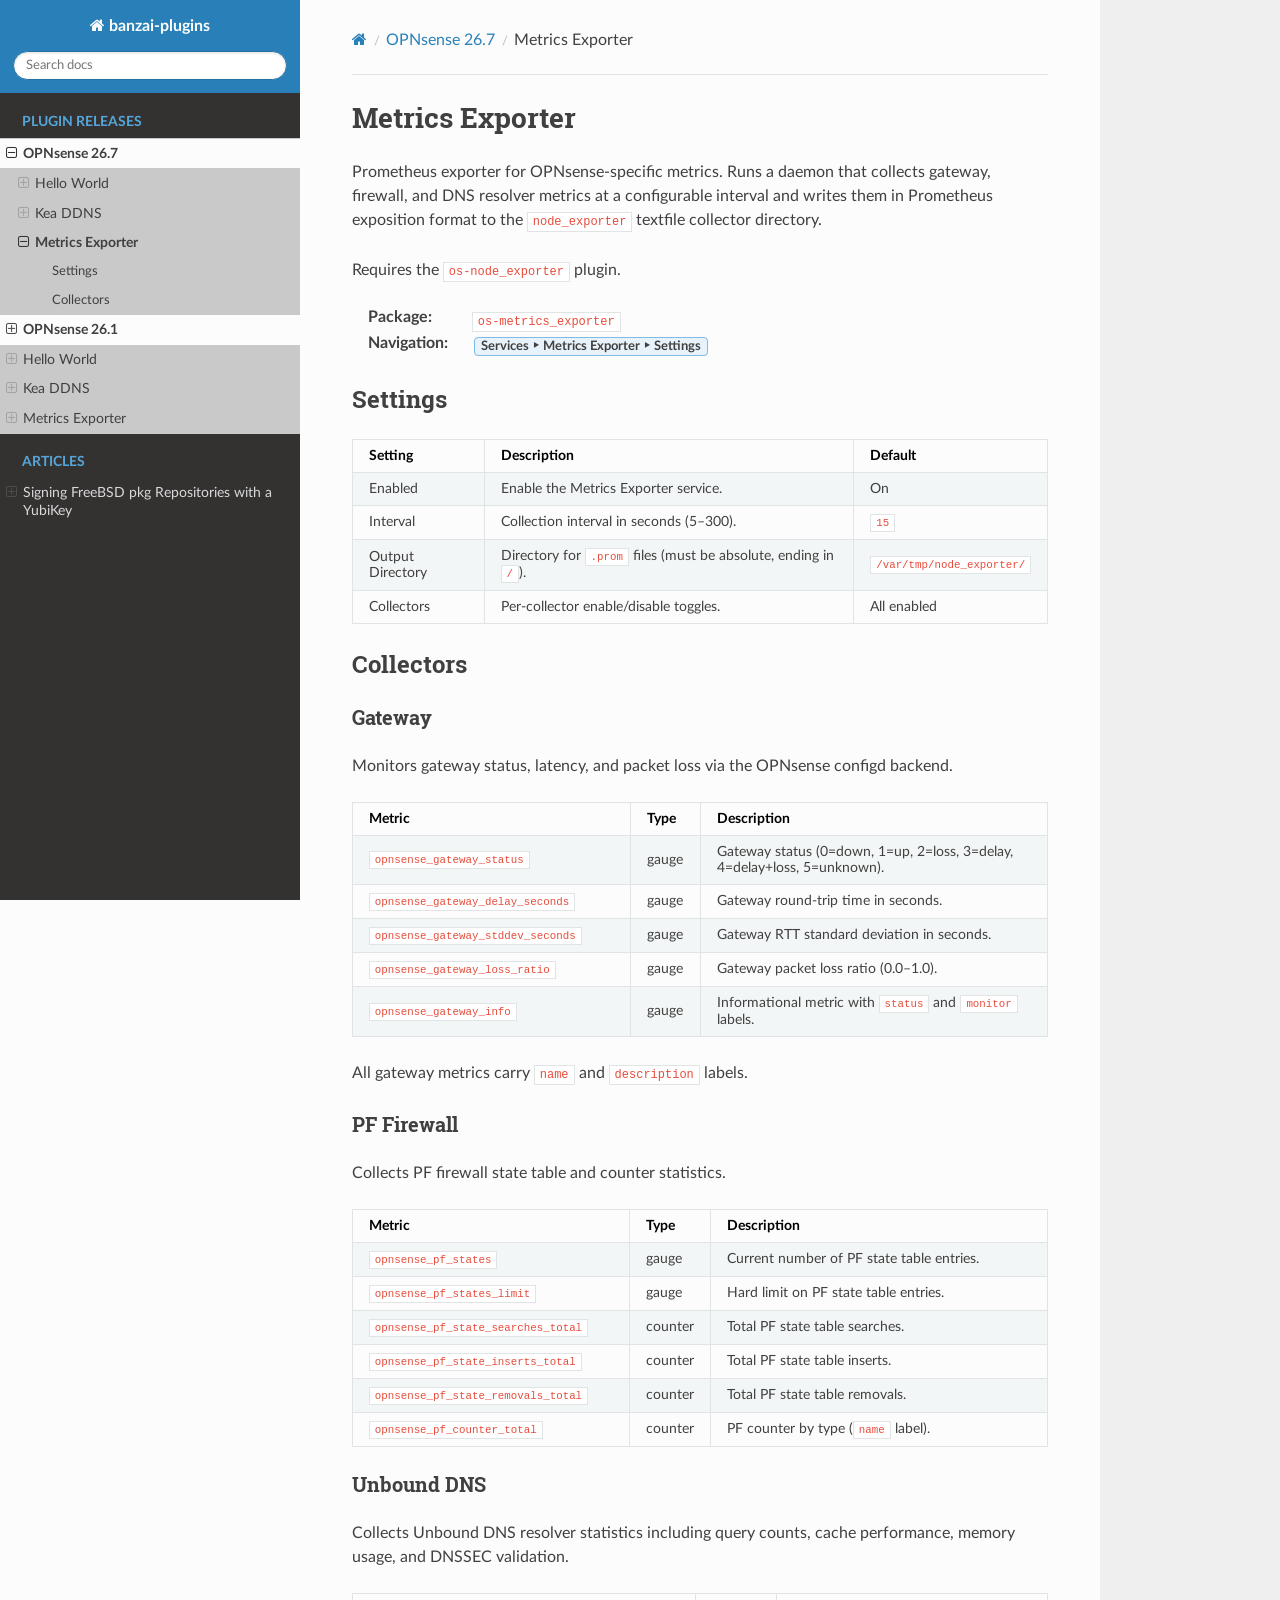
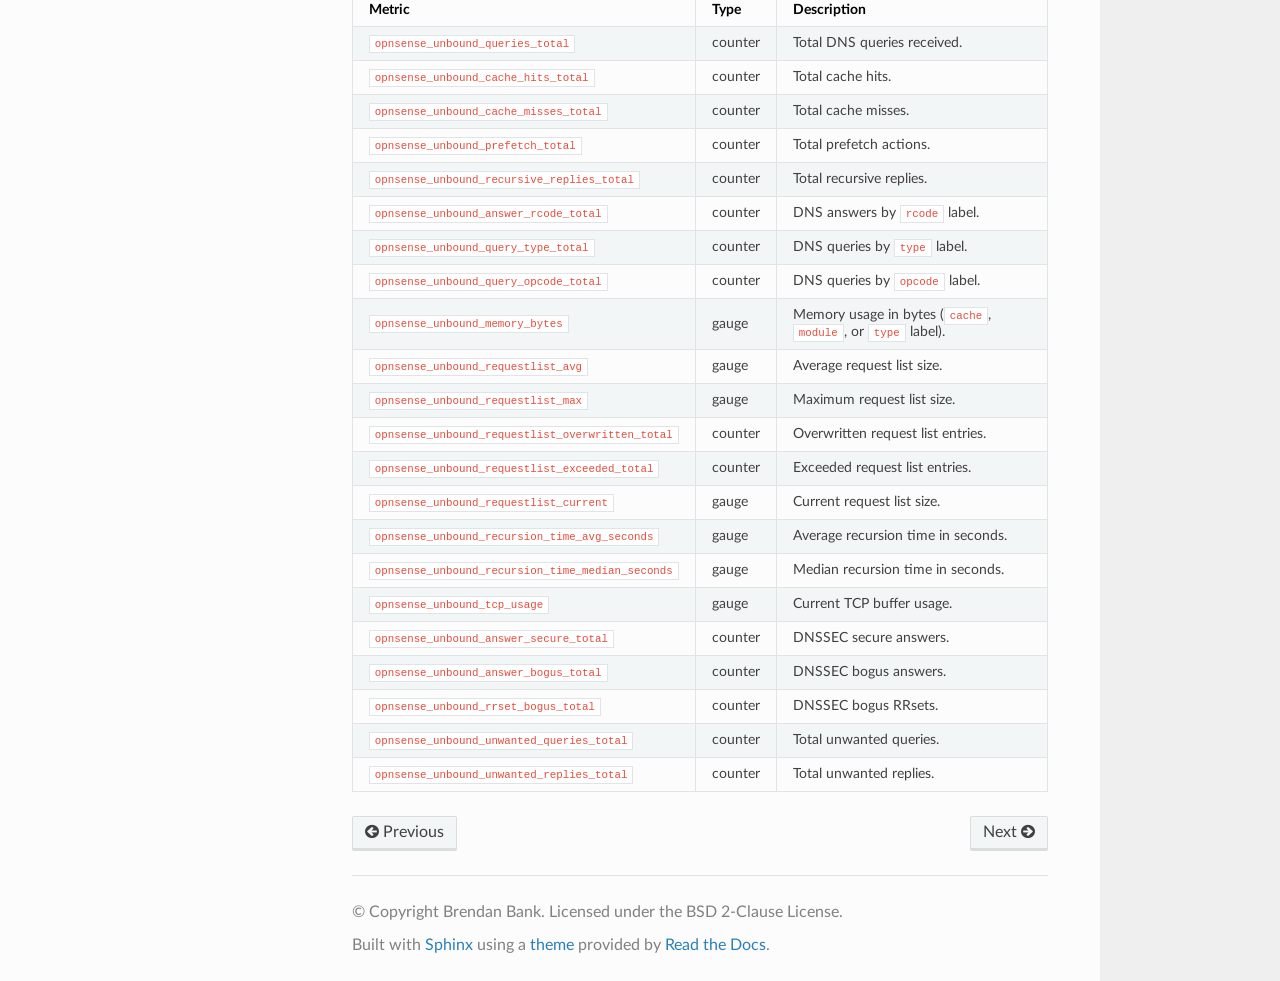
<file: docs/releases/26.7/metrics_exporter.html>
<!DOCTYPE html>
<html class="writer-html5" lang="en" data-content_root="../../">
<head>
  <meta charset="utf-8" /><meta name="viewport" content="width=device-width, initial-scale=1" />

  <meta name="viewport" content="width=device-width, initial-scale=1.0" />
  <title>Metrics Exporter &mdash; banzai-plugins  documentation</title>
      <link rel="stylesheet" type="text/css" href="../../_static/pygments.css?v=b86133f3" />
      <link rel="stylesheet" type="text/css" href="../../_static/css/theme.css?v=9edc463e" />
      <link rel="stylesheet" type="text/css" href="../../_static/custom.css?v=64ce4cbe" />

  
      <script src="../../_static/jquery.js?v=5d32c60e"></script>
      <script src="../../_static/_sphinx_javascript_frameworks_compat.js?v=2cd50e6c"></script>
      <script src="../../_static/documentation_options.js?v=7f41d439"></script>
      <script src="../../_static/doctools.js?v=fd6eb6e6"></script>
      <script src="../../_static/sphinx_highlight.js?v=6ffebe34"></script>
    <script src="../../_static/js/theme.js"></script>
    <link rel="index" title="Index" href="../../genindex.html" />
    <link rel="search" title="Search" href="../../search.html" />
    <link rel="next" title="OPNsense 26.1" href="../26.1/index.html" />
    <link rel="prev" title="Kea DDNS" href="kea_ddns.html" /> 
</head>

<body class="wy-body-for-nav"> 
  <div class="wy-grid-for-nav">
    <nav data-toggle="wy-nav-shift" class="wy-nav-side">
      <div class="wy-side-scroll">
        <div class="wy-side-nav-search" >

          
          
          <a href="../../index.html" class="icon icon-home">
            banzai-plugins
          </a>
<div role="search">
  <form id="rtd-search-form" class="wy-form" action="../../search.html" method="get">
    <input type="text" name="q" placeholder="Search docs" aria-label="Search docs" />
    <input type="hidden" name="check_keywords" value="yes" />
    <input type="hidden" name="area" value="default" />
  </form>
</div>
        </div><div class="wy-menu wy-menu-vertical" data-spy="affix" role="navigation" aria-label="Navigation menu">
              <p class="caption" role="heading"><span class="caption-text">Plugin Releases</span></p>
<ul class="current">
<li class="toctree-l1 current"><a class="reference internal" href="index.html">OPNsense 26.7</a><ul class="current">
<li class="toctree-l2"><a class="reference internal" href="hello_world.html">Hello World</a><ul>
<li class="toctree-l3"><a class="reference internal" href="hello_world.html#settings">Settings</a></li>
<li class="toctree-l3"><a class="reference internal" href="hello_world.html#api-endpoints">API Endpoints</a></li>
</ul>
</li>
<li class="toctree-l2"><a class="reference internal" href="kea_ddns.html">Kea DDNS</a><ul>
<li class="toctree-l3"><a class="reference internal" href="kea_ddns.html#prerequisites">Prerequisites</a></li>
<li class="toctree-l3"><a class="reference internal" href="kea_ddns.html#settings">Settings</a></li>
<li class="toctree-l3"><a class="reference internal" href="kea_ddns.html#status">Status</a></li>
<li class="toctree-l3"><a class="reference internal" href="kea_ddns.html#log-file">Log File</a></li>
<li class="toctree-l3"><a class="reference internal" href="kea_ddns.html#configuration-examples">Configuration examples</a></li>
<li class="toctree-l3"><a class="reference internal" href="kea_ddns.html#troubleshooting">Troubleshooting</a></li>
<li class="toctree-l3"><a class="reference internal" href="kea_ddns.html#how-it-works">How it works</a></li>
<li class="toctree-l3"><a class="reference internal" href="kea_ddns.html#coexistence-with-core-ddns">Coexistence with core DDNS</a></li>
<li class="toctree-l3"><a class="reference internal" href="kea_ddns.html#uninstall">Uninstall</a></li>
<li class="toctree-l3"><a class="reference internal" href="kea_ddns.html#api">API</a></li>
</ul>
</li>
<li class="toctree-l2 current"><a class="current reference internal" href="#">Metrics Exporter</a><ul>
<li class="toctree-l3"><a class="reference internal" href="#settings">Settings</a></li>
<li class="toctree-l3"><a class="reference internal" href="#collectors">Collectors</a></li>
</ul>
</li>
<li class="toctree-l2"><a class="reference internal" href="index.html#installation">Installation</a><ul>
<li class="toctree-l3"><a class="reference internal" href="index.html#trust-the-repository-signing-key">1. Trust the repository signing key</a></li>
<li class="toctree-l3"><a class="reference internal" href="index.html#add-the-repository">2. Add the repository</a></li>
<li class="toctree-l3"><a class="reference internal" href="index.html#install-a-plugin">3. Install a plugin</a></li>
</ul>
</li>
</ul>
</li>
<li class="toctree-l1"><a class="reference internal" href="../26.1/index.html">OPNsense 26.1</a><ul>
<li class="toctree-l2"><a class="reference internal" href="../26.1/hello_world.html">Hello World</a><ul>
<li class="toctree-l3"><a class="reference internal" href="../26.1/hello_world.html#settings">Settings</a></li>
<li class="toctree-l3"><a class="reference internal" href="../26.1/hello_world.html#api-endpoints">API Endpoints</a></li>
</ul>
</li>
<li class="toctree-l2"><a class="reference internal" href="../26.1/kea_ddns.html">Kea DDNS</a><ul>
<li class="toctree-l3"><a class="reference internal" href="../26.1/kea_ddns.html#prerequisites">Prerequisites</a></li>
<li class="toctree-l3"><a class="reference internal" href="../26.1/kea_ddns.html#settings">Settings</a></li>
<li class="toctree-l3"><a class="reference internal" href="../26.1/kea_ddns.html#status">Status</a></li>
<li class="toctree-l3"><a class="reference internal" href="../26.1/kea_ddns.html#log-file">Log File</a></li>
<li class="toctree-l3"><a class="reference internal" href="../26.1/kea_ddns.html#configuration-examples">Configuration examples</a></li>
<li class="toctree-l3"><a class="reference internal" href="../26.1/kea_ddns.html#troubleshooting">Troubleshooting</a></li>
<li class="toctree-l3"><a class="reference internal" href="../26.1/kea_ddns.html#how-it-works">How it works</a></li>
<li class="toctree-l3"><a class="reference internal" href="../26.1/kea_ddns.html#coexistence-with-core-ddns">Coexistence with core DDNS</a></li>
<li class="toctree-l3"><a class="reference internal" href="../26.1/kea_ddns.html#uninstall">Uninstall</a></li>
<li class="toctree-l3"><a class="reference internal" href="../26.1/kea_ddns.html#api">API</a></li>
</ul>
</li>
<li class="toctree-l2"><a class="reference internal" href="../26.1/metrics_exporter.html">Metrics Exporter</a><ul>
<li class="toctree-l3"><a class="reference internal" href="../26.1/metrics_exporter.html#settings">Settings</a></li>
<li class="toctree-l3"><a class="reference internal" href="../26.1/metrics_exporter.html#collectors">Collectors</a></li>
</ul>
</li>
<li class="toctree-l2"><a class="reference internal" href="../26.1/index.html#installation">Installation</a><ul>
<li class="toctree-l3"><a class="reference internal" href="../26.1/index.html#trust-the-repository-signing-key">1. Trust the repository signing key</a></li>
<li class="toctree-l3"><a class="reference internal" href="../26.1/index.html#add-the-repository">2. Add the repository</a></li>
<li class="toctree-l3"><a class="reference internal" href="../26.1/index.html#install-a-plugin">3. Install a plugin</a></li>
</ul>
</li>
</ul>
</li>
</ul>
<p class="caption" role="heading"><span class="caption-text">Articles</span></p>
<ul>
<li class="toctree-l1"><a class="reference internal" href="../../articles/yubikey-pkg-signing.html">Signing FreeBSD pkg Repositories with a YubiKey</a><ul>
<li class="toctree-l2"><a class="reference internal" href="../../articles/yubikey-pkg-signing.html#why-hardware-backed-signing">Why hardware-backed signing?</a></li>
<li class="toctree-l2"><a class="reference internal" href="../../articles/yubikey-pkg-signing.html#how-pkg-signing-actually-works">How pkg signing actually works</a><ul>
<li class="toctree-l3"><a class="reference internal" href="../../articles/yubikey-pkg-signing.html#the-double-hash">The double hash</a></li>
<li class="toctree-l3"><a class="reference internal" href="../../articles/yubikey-pkg-signing.html#fingerprints">Fingerprints</a></li>
</ul>
</li>
<li class="toctree-l2"><a class="reference internal" href="../../articles/yubikey-pkg-signing.html#setting-up-the-piv-signing-key">Setting up the PIV signing key</a></li>
<li class="toctree-l2"><a class="reference internal" href="../../articles/yubikey-pkg-signing.html#the-piv-signing-agent">The PIV signing agent</a><ul>
<li class="toctree-l3"><a class="reference internal" href="../../articles/yubikey-pkg-signing.html#pkcs-11-signing-flow">PKCS#11 signing flow</a></li>
</ul>
</li>
<li class="toctree-l2"><a class="reference internal" href="../../articles/yubikey-pkg-signing.html#the-signing-command">The signing command</a></li>
<li class="toctree-l2"><a class="reference internal" href="../../articles/yubikey-pkg-signing.html#socket-forwarding-for-remote-builds">Socket forwarding for remote builds</a></li>
<li class="toctree-l2"><a class="reference internal" href="../../articles/yubikey-pkg-signing.html#putting-it-together-the-build-script">Putting it together: the build script</a></li>
<li class="toctree-l2"><a class="reference internal" href="../../articles/yubikey-pkg-signing.html#client-side-setup">Client-side setup</a></li>
<li class="toctree-l2"><a class="reference internal" href="../../articles/yubikey-pkg-signing.html#verifying-signatures-manually">Verifying signatures manually</a></li>
<li class="toctree-l2"><a class="reference internal" href="../../articles/yubikey-pkg-signing.html#summary-of-pitfalls">Summary of pitfalls</a></li>
<li class="toctree-l2"><a class="reference internal" href="../../articles/yubikey-pkg-signing.html#references">References</a></li>
</ul>
</li>
</ul>

        </div>
      </div>
    </nav>

    <section data-toggle="wy-nav-shift" class="wy-nav-content-wrap"><nav class="wy-nav-top" aria-label="Mobile navigation menu" >
          <i data-toggle="wy-nav-top" class="fa fa-bars"></i>
          <a href="../../index.html">banzai-plugins</a>
      </nav>

      <div class="wy-nav-content">
        <div class="rst-content">
          <div role="navigation" aria-label="Page navigation">
  <ul class="wy-breadcrumbs">
      <li><a href="../../index.html" class="icon icon-home" aria-label="Home"></a></li>
          <li class="breadcrumb-item"><a href="index.html">OPNsense 26.7</a></li>
      <li class="breadcrumb-item active">Metrics Exporter</li>
      <li class="wy-breadcrumbs-aside">
      </li>
  </ul>
  <hr/>
</div>
          <div role="main" class="document" itemscope="itemscope" itemtype="http://schema.org/Article">
           <div itemprop="articleBody">
             
  <section id="metrics-exporter">
<h1>Metrics Exporter<a class="headerlink" href="#metrics-exporter" title="Link to this heading"></a></h1>
<p>Prometheus exporter for OPNsense-specific metrics. Runs a daemon that collects
gateway, firewall, and DNS resolver metrics at a configurable interval and
writes them in Prometheus exposition format to the <code class="docutils literal notranslate"><span class="pre">node_exporter</span></code> textfile
collector directory.</p>
<p>Requires the <code class="docutils literal notranslate"><span class="pre">os-node_exporter</span></code> plugin.</p>
<dl class="field-list simple">
<dt class="field-odd">Package<span class="colon">:</span></dt>
<dd class="field-odd"><p><code class="docutils literal notranslate"><span class="pre">os-metrics_exporter</span></code></p>
</dd>
<dt class="field-even">Navigation<span class="colon">:</span></dt>
<dd class="field-even"><p><span class="menuselection">Services ‣ Metrics Exporter ‣ Settings</span></p>
</dd>
</dl>
<section id="settings">
<h2>Settings<a class="headerlink" href="#settings" title="Link to this heading"></a></h2>
<table class="docutils align-default">
<colgroup>
<col style="width: 20.0%" />
<col style="width: 60.0%" />
<col style="width: 20.0%" />
</colgroup>
<thead>
<tr class="row-odd"><th class="head"><p>Setting</p></th>
<th class="head"><p>Description</p></th>
<th class="head"><p>Default</p></th>
</tr>
</thead>
<tbody>
<tr class="row-even"><td><p>Enabled</p></td>
<td><p>Enable the Metrics Exporter service.</p></td>
<td><p>On</p></td>
</tr>
<tr class="row-odd"><td><p>Interval</p></td>
<td><p>Collection interval in seconds (5–300).</p></td>
<td><p><code class="docutils literal notranslate"><span class="pre">15</span></code></p></td>
</tr>
<tr class="row-even"><td><p>Output Directory</p></td>
<td><p>Directory for <code class="docutils literal notranslate"><span class="pre">.prom</span></code> files (must be absolute, ending in <code class="docutils literal notranslate"><span class="pre">/</span></code>).</p></td>
<td><p><code class="docutils literal notranslate"><span class="pre">/var/tmp/node_exporter/</span></code></p></td>
</tr>
<tr class="row-odd"><td><p>Collectors</p></td>
<td><p>Per-collector enable/disable toggles.</p></td>
<td><p>All enabled</p></td>
</tr>
</tbody>
</table>
</section>
<section id="collectors">
<h2>Collectors<a class="headerlink" href="#collectors" title="Link to this heading"></a></h2>
<section id="gateway">
<h3>Gateway<a class="headerlink" href="#gateway" title="Link to this heading"></a></h3>
<p>Monitors gateway status, latency, and packet loss via the OPNsense configd
backend.</p>
<table class="docutils align-default">
<colgroup>
<col style="width: 40.0%" />
<col style="width: 10.0%" />
<col style="width: 50.0%" />
</colgroup>
<thead>
<tr class="row-odd"><th class="head"><p>Metric</p></th>
<th class="head"><p>Type</p></th>
<th class="head"><p>Description</p></th>
</tr>
</thead>
<tbody>
<tr class="row-even"><td><p><code class="docutils literal notranslate"><span class="pre">opnsense_gateway_status</span></code></p></td>
<td><p>gauge</p></td>
<td><p>Gateway status (0=down, 1=up, 2=loss, 3=delay, 4=delay+loss, 5=unknown).</p></td>
</tr>
<tr class="row-odd"><td><p><code class="docutils literal notranslate"><span class="pre">opnsense_gateway_delay_seconds</span></code></p></td>
<td><p>gauge</p></td>
<td><p>Gateway round-trip time in seconds.</p></td>
</tr>
<tr class="row-even"><td><p><code class="docutils literal notranslate"><span class="pre">opnsense_gateway_stddev_seconds</span></code></p></td>
<td><p>gauge</p></td>
<td><p>Gateway RTT standard deviation in seconds.</p></td>
</tr>
<tr class="row-odd"><td><p><code class="docutils literal notranslate"><span class="pre">opnsense_gateway_loss_ratio</span></code></p></td>
<td><p>gauge</p></td>
<td><p>Gateway packet loss ratio (0.0–1.0).</p></td>
</tr>
<tr class="row-even"><td><p><code class="docutils literal notranslate"><span class="pre">opnsense_gateway_info</span></code></p></td>
<td><p>gauge</p></td>
<td><p>Informational metric with <code class="docutils literal notranslate"><span class="pre">status</span></code> and <code class="docutils literal notranslate"><span class="pre">monitor</span></code> labels.</p></td>
</tr>
</tbody>
</table>
<p>All gateway metrics carry <code class="docutils literal notranslate"><span class="pre">name</span></code> and <code class="docutils literal notranslate"><span class="pre">description</span></code> labels.</p>
</section>
<section id="pf-firewall">
<h3>PF Firewall<a class="headerlink" href="#pf-firewall" title="Link to this heading"></a></h3>
<p>Collects PF firewall state table and counter statistics.</p>
<table class="docutils align-default">
<colgroup>
<col style="width: 40.0%" />
<col style="width: 10.0%" />
<col style="width: 50.0%" />
</colgroup>
<thead>
<tr class="row-odd"><th class="head"><p>Metric</p></th>
<th class="head"><p>Type</p></th>
<th class="head"><p>Description</p></th>
</tr>
</thead>
<tbody>
<tr class="row-even"><td><p><code class="docutils literal notranslate"><span class="pre">opnsense_pf_states</span></code></p></td>
<td><p>gauge</p></td>
<td><p>Current number of PF state table entries.</p></td>
</tr>
<tr class="row-odd"><td><p><code class="docutils literal notranslate"><span class="pre">opnsense_pf_states_limit</span></code></p></td>
<td><p>gauge</p></td>
<td><p>Hard limit on PF state table entries.</p></td>
</tr>
<tr class="row-even"><td><p><code class="docutils literal notranslate"><span class="pre">opnsense_pf_state_searches_total</span></code></p></td>
<td><p>counter</p></td>
<td><p>Total PF state table searches.</p></td>
</tr>
<tr class="row-odd"><td><p><code class="docutils literal notranslate"><span class="pre">opnsense_pf_state_inserts_total</span></code></p></td>
<td><p>counter</p></td>
<td><p>Total PF state table inserts.</p></td>
</tr>
<tr class="row-even"><td><p><code class="docutils literal notranslate"><span class="pre">opnsense_pf_state_removals_total</span></code></p></td>
<td><p>counter</p></td>
<td><p>Total PF state table removals.</p></td>
</tr>
<tr class="row-odd"><td><p><code class="docutils literal notranslate"><span class="pre">opnsense_pf_counter_total</span></code></p></td>
<td><p>counter</p></td>
<td><p>PF counter by type (<code class="docutils literal notranslate"><span class="pre">name</span></code> label).</p></td>
</tr>
</tbody>
</table>
</section>
<section id="unbound-dns">
<h3>Unbound DNS<a class="headerlink" href="#unbound-dns" title="Link to this heading"></a></h3>
<p>Collects Unbound DNS resolver statistics including query counts, cache
performance, memory usage, and DNSSEC validation.</p>
<table class="docutils align-default">
<colgroup>
<col style="width: 45.0%" />
<col style="width: 10.0%" />
<col style="width: 45.0%" />
</colgroup>
<thead>
<tr class="row-odd"><th class="head"><p>Metric</p></th>
<th class="head"><p>Type</p></th>
<th class="head"><p>Description</p></th>
</tr>
</thead>
<tbody>
<tr class="row-even"><td><p><code class="docutils literal notranslate"><span class="pre">opnsense_unbound_queries_total</span></code></p></td>
<td><p>counter</p></td>
<td><p>Total DNS queries received.</p></td>
</tr>
<tr class="row-odd"><td><p><code class="docutils literal notranslate"><span class="pre">opnsense_unbound_cache_hits_total</span></code></p></td>
<td><p>counter</p></td>
<td><p>Total cache hits.</p></td>
</tr>
<tr class="row-even"><td><p><code class="docutils literal notranslate"><span class="pre">opnsense_unbound_cache_misses_total</span></code></p></td>
<td><p>counter</p></td>
<td><p>Total cache misses.</p></td>
</tr>
<tr class="row-odd"><td><p><code class="docutils literal notranslate"><span class="pre">opnsense_unbound_prefetch_total</span></code></p></td>
<td><p>counter</p></td>
<td><p>Total prefetch actions.</p></td>
</tr>
<tr class="row-even"><td><p><code class="docutils literal notranslate"><span class="pre">opnsense_unbound_recursive_replies_total</span></code></p></td>
<td><p>counter</p></td>
<td><p>Total recursive replies.</p></td>
</tr>
<tr class="row-odd"><td><p><code class="docutils literal notranslate"><span class="pre">opnsense_unbound_answer_rcode_total</span></code></p></td>
<td><p>counter</p></td>
<td><p>DNS answers by <code class="docutils literal notranslate"><span class="pre">rcode</span></code> label.</p></td>
</tr>
<tr class="row-even"><td><p><code class="docutils literal notranslate"><span class="pre">opnsense_unbound_query_type_total</span></code></p></td>
<td><p>counter</p></td>
<td><p>DNS queries by <code class="docutils literal notranslate"><span class="pre">type</span></code> label.</p></td>
</tr>
<tr class="row-odd"><td><p><code class="docutils literal notranslate"><span class="pre">opnsense_unbound_query_opcode_total</span></code></p></td>
<td><p>counter</p></td>
<td><p>DNS queries by <code class="docutils literal notranslate"><span class="pre">opcode</span></code> label.</p></td>
</tr>
<tr class="row-even"><td><p><code class="docutils literal notranslate"><span class="pre">opnsense_unbound_memory_bytes</span></code></p></td>
<td><p>gauge</p></td>
<td><p>Memory usage in bytes (<code class="docutils literal notranslate"><span class="pre">cache</span></code>, <code class="docutils literal notranslate"><span class="pre">module</span></code>, or <code class="docutils literal notranslate"><span class="pre">type</span></code> label).</p></td>
</tr>
<tr class="row-odd"><td><p><code class="docutils literal notranslate"><span class="pre">opnsense_unbound_requestlist_avg</span></code></p></td>
<td><p>gauge</p></td>
<td><p>Average request list size.</p></td>
</tr>
<tr class="row-even"><td><p><code class="docutils literal notranslate"><span class="pre">opnsense_unbound_requestlist_max</span></code></p></td>
<td><p>gauge</p></td>
<td><p>Maximum request list size.</p></td>
</tr>
<tr class="row-odd"><td><p><code class="docutils literal notranslate"><span class="pre">opnsense_unbound_requestlist_overwritten_total</span></code></p></td>
<td><p>counter</p></td>
<td><p>Overwritten request list entries.</p></td>
</tr>
<tr class="row-even"><td><p><code class="docutils literal notranslate"><span class="pre">opnsense_unbound_requestlist_exceeded_total</span></code></p></td>
<td><p>counter</p></td>
<td><p>Exceeded request list entries.</p></td>
</tr>
<tr class="row-odd"><td><p><code class="docutils literal notranslate"><span class="pre">opnsense_unbound_requestlist_current</span></code></p></td>
<td><p>gauge</p></td>
<td><p>Current request list size.</p></td>
</tr>
<tr class="row-even"><td><p><code class="docutils literal notranslate"><span class="pre">opnsense_unbound_recursion_time_avg_seconds</span></code></p></td>
<td><p>gauge</p></td>
<td><p>Average recursion time in seconds.</p></td>
</tr>
<tr class="row-odd"><td><p><code class="docutils literal notranslate"><span class="pre">opnsense_unbound_recursion_time_median_seconds</span></code></p></td>
<td><p>gauge</p></td>
<td><p>Median recursion time in seconds.</p></td>
</tr>
<tr class="row-even"><td><p><code class="docutils literal notranslate"><span class="pre">opnsense_unbound_tcp_usage</span></code></p></td>
<td><p>gauge</p></td>
<td><p>Current TCP buffer usage.</p></td>
</tr>
<tr class="row-odd"><td><p><code class="docutils literal notranslate"><span class="pre">opnsense_unbound_answer_secure_total</span></code></p></td>
<td><p>counter</p></td>
<td><p>DNSSEC secure answers.</p></td>
</tr>
<tr class="row-even"><td><p><code class="docutils literal notranslate"><span class="pre">opnsense_unbound_answer_bogus_total</span></code></p></td>
<td><p>counter</p></td>
<td><p>DNSSEC bogus answers.</p></td>
</tr>
<tr class="row-odd"><td><p><code class="docutils literal notranslate"><span class="pre">opnsense_unbound_rrset_bogus_total</span></code></p></td>
<td><p>counter</p></td>
<td><p>DNSSEC bogus RRsets.</p></td>
</tr>
<tr class="row-even"><td><p><code class="docutils literal notranslate"><span class="pre">opnsense_unbound_unwanted_queries_total</span></code></p></td>
<td><p>counter</p></td>
<td><p>Total unwanted queries.</p></td>
</tr>
<tr class="row-odd"><td><p><code class="docutils literal notranslate"><span class="pre">opnsense_unbound_unwanted_replies_total</span></code></p></td>
<td><p>counter</p></td>
<td><p>Total unwanted replies.</p></td>
</tr>
</tbody>
</table>
</section>
</section>
</section>


           </div>
          </div>
          <footer><div class="rst-footer-buttons" role="navigation" aria-label="Footer">
        <a href="kea_ddns.html" class="btn btn-neutral float-left" title="Kea DDNS" accesskey="p" rel="prev"><span class="fa fa-arrow-circle-left" aria-hidden="true"></span> Previous</a>
        <a href="../26.1/index.html" class="btn btn-neutral float-right" title="OPNsense 26.1" accesskey="n" rel="next">Next <span class="fa fa-arrow-circle-right" aria-hidden="true"></span></a>
    </div>

  <hr/>

  <div role="contentinfo">
    <p>&#169; Copyright Brendan Bank. Licensed under the BSD 2-Clause License.</p>
  </div>

  Built with <a href="https://www.sphinx-doc.org/">Sphinx</a> using a
    <a href="https://github.com/readthedocs/sphinx_rtd_theme">theme</a>
    provided by <a href="https://readthedocs.org">Read the Docs</a>.
   

</footer>
        </div>
      </div>
    </section>
  </div>
  <script>
      jQuery(function () {
          SphinxRtdTheme.Navigation.enable(true);
      });
  </script> 

</body>
</html>
</file>
<file: docs/_static/pygments.css>
pre { line-height: 125%; }
td.linenos .normal { color: inherit; background-color: transparent; padding-left: 5px; padding-right: 5px; }
span.linenos { color: inherit; background-color: transparent; padding-left: 5px; padding-right: 5px; }
td.linenos .special { color: #000000; background-color: #ffffc0; padding-left: 5px; padding-right: 5px; }
span.linenos.special { color: #000000; background-color: #ffffc0; padding-left: 5px; padding-right: 5px; }
.highlight .hll { background-color: #ffffcc }
.highlight { background: #f8f8f8; }
.highlight .c { color: #3D7B7B; font-style: italic } /* Comment */
.highlight .err { border: 1px solid #F00 } /* Error */
.highlight .k { color: #008000; font-weight: bold } /* Keyword */
.highlight .o { color: #666 } /* Operator */
.highlight .ch { color: #3D7B7B; font-style: italic } /* Comment.Hashbang */
.highlight .cm { color: #3D7B7B; font-style: italic } /* Comment.Multiline */
.highlight .cp { color: #9C6500 } /* Comment.Preproc */
.highlight .cpf { color: #3D7B7B; font-style: italic } /* Comment.PreprocFile */
.highlight .c1 { color: #3D7B7B; font-style: italic } /* Comment.Single */
.highlight .cs { color: #3D7B7B; font-style: italic } /* Comment.Special */
.highlight .gd { color: #A00000 } /* Generic.Deleted */
.highlight .ge { font-style: italic } /* Generic.Emph */
.highlight .ges { font-weight: bold; font-style: italic } /* Generic.EmphStrong */
.highlight .gr { color: #E40000 } /* Generic.Error */
.highlight .gh { color: #000080; font-weight: bold } /* Generic.Heading */
.highlight .gi { color: #008400 } /* Generic.Inserted */
.highlight .go { color: #717171 } /* Generic.Output */
.highlight .gp { color: #000080; font-weight: bold } /* Generic.Prompt */
.highlight .gs { font-weight: bold } /* Generic.Strong */
.highlight .gu { color: #800080; font-weight: bold } /* Generic.Subheading */
.highlight .gt { color: #04D } /* Generic.Traceback */
.highlight .kc { color: #008000; font-weight: bold } /* Keyword.Constant */
.highlight .kd { color: #008000; font-weight: bold } /* Keyword.Declaration */
.highlight .kn { color: #008000; font-weight: bold } /* Keyword.Namespace */
.highlight .kp { color: #008000 } /* Keyword.Pseudo */
.highlight .kr { color: #008000; font-weight: bold } /* Keyword.Reserved */
.highlight .kt { color: #B00040 } /* Keyword.Type */
.highlight .m { color: #666 } /* Literal.Number */
.highlight .s { color: #BA2121 } /* Literal.String */
.highlight .na { color: #687822 } /* Name.Attribute */
.highlight .nb { color: #008000 } /* Name.Builtin */
.highlight .nc { color: #00F; font-weight: bold } /* Name.Class */
.highlight .no { color: #800 } /* Name.Constant */
.highlight .nd { color: #A2F } /* Name.Decorator */
.highlight .ni { color: #717171; font-weight: bold } /* Name.Entity */
.highlight .ne { color: #CB3F38; font-weight: bold } /* Name.Exception */
.highlight .nf { color: #00F } /* Name.Function */
.highlight .nl { color: #767600 } /* Name.Label */
.highlight .nn { color: #00F; font-weight: bold } /* Name.Namespace */
.highlight .nt { color: #008000; font-weight: bold } /* Name.Tag */
.highlight .nv { color: #19177C } /* Name.Variable */
.highlight .ow { color: #A2F; font-weight: bold } /* Operator.Word */
.highlight .w { color: #BBB } /* Text.Whitespace */
.highlight .mb { color: #666 } /* Literal.Number.Bin */
.highlight .mf { color: #666 } /* Literal.Number.Float */
.highlight .mh { color: #666 } /* Literal.Number.Hex */
.highlight .mi { color: #666 } /* Literal.Number.Integer */
.highlight .mo { color: #666 } /* Literal.Number.Oct */
.highlight .sa { color: #BA2121 } /* Literal.String.Affix */
.highlight .sb { color: #BA2121 } /* Literal.String.Backtick */
.highlight .sc { color: #BA2121 } /* Literal.String.Char */
.highlight .dl { color: #BA2121 } /* Literal.String.Delimiter */
.highlight .sd { color: #BA2121; font-style: italic } /* Literal.String.Doc */
.highlight .s2 { color: #BA2121 } /* Literal.String.Double */
.highlight .se { color: #AA5D1F; font-weight: bold } /* Literal.String.Escape */
.highlight .sh { color: #BA2121 } /* Literal.String.Heredoc */
.highlight .si { color: #A45A77; font-weight: bold } /* Literal.String.Interpol */
.highlight .sx { color: #008000 } /* Literal.String.Other */
.highlight .sr { color: #A45A77 } /* Literal.String.Regex */
.highlight .s1 { color: #BA2121 } /* Literal.String.Single */
.highlight .ss { color: #19177C } /* Literal.String.Symbol */
.highlight .bp { color: #008000 } /* Name.Builtin.Pseudo */
.highlight .fm { color: #00F } /* Name.Function.Magic */
.highlight .vc { color: #19177C } /* Name.Variable.Class */
.highlight .vg { color: #19177C } /* Name.Variable.Global */
.highlight .vi { color: #19177C } /* Name.Variable.Instance */
.highlight .vm { color: #19177C } /* Name.Variable.Magic */
.highlight .il { color: #666 } /* Literal.Number.Integer.Long */
</file>
<file: docs/_static/css/theme.css>
html{box-sizing:border-box}*,:after,:before{box-sizing:inherit}article,aside,details,figcaption,figure,footer,header,hgroup,nav,section{display:block}audio,canvas,video{display:inline-block;*display:inline;*zoom:1}[hidden],audio:not([controls]){display:none}*{-webkit-box-sizing:border-box;-moz-box-sizing:border-box;box-sizing:border-box}html{font-size:100%;-webkit-text-size-adjust:100%;-ms-text-size-adjust:100%}body{margin:0}a:active,a:hover{outline:0}abbr[title]{border-bottom:1px dotted}b,strong{font-weight:700}blockquote{margin:0}dfn{font-style:italic}ins{background:#ff9;text-decoration:none}ins,mark{color:#000}mark{background:#ff0;font-style:italic;font-weight:700}.rst-content code,.rst-content tt,code,kbd,pre,samp{font-family:monospace,serif;_font-family:courier new,monospace;font-size:1em}pre{white-space:pre}q{quotes:none}q:after,q:before{content:"";content:none}small{font-size:85%}sub,sup{font-size:75%;line-height:0;position:relative;vertical-align:baseline}sup{top:-.5em}sub{bottom:-.25em}dl,ol,ul{margin:0;padding:0;list-style:none;list-style-image:none}li{list-style:none}dd{margin:0}img{border:0;-ms-interpolation-mode:bicubic;vertical-align:middle;max-width:100%}svg:not(:root){overflow:hidden}figure,form{margin:0}label{cursor:pointer}button,input,select,textarea{font-size:100%;margin:0;vertical-align:baseline;*vertical-align:middle}button,input{line-height:normal}button,input[type=button],input[type=reset],input[type=submit]{cursor:pointer;-webkit-appearance:button;*overflow:visible}button[disabled],input[disabled]{cursor:default}input[type=search]{-webkit-appearance:textfield;-moz-box-sizing:content-box;-webkit-box-sizing:content-box;box-sizing:content-box}textarea{resize:vertical}table{border-collapse:collapse;border-spacing:0}td{vertical-align:top}.chromeframe{margin:.2em 0;background:#ccc;color:#000;padding:.2em 0}.ir{display:block;border:0;text-indent:-999em;overflow:hidden;background-color:transparent;background-repeat:no-repeat;text-align:left;direction:ltr;*line-height:0}.ir br{display:none}.hidden{display:none!important;visibility:hidden}.visuallyhidden{border:0;clip:rect(0 0 0 0);height:1px;margin:-1px;overflow:hidden;padding:0;position:absolute;width:1px}.visuallyhidden.focusable:active,.visuallyhidden.focusable:focus{clip:auto;height:auto;margin:0;overflow:visible;position:static;width:auto}.invisible{visibility:hidden}.relative{position:relative}big,small{font-size:100%}@media print{body,html,section{background:none!important}*{box-shadow:none!important;text-shadow:none!important;filter:none!important;-ms-filter:none!important}a,a:visited{text-decoration:underline}.ir a:after,a[href^="#"]:after,a[href^="javascript:"]:after{content:""}blockquote,pre{page-break-inside:avoid}thead{display:table-header-group}img,tr{page-break-inside:avoid}img{max-width:100%!important}@page{margin:.5cm}.rst-content .toctree-wrapper>p.caption,h2,h3,p{orphans:3;widows:3}.rst-content .toctree-wrapper>p.caption,h2,h3{page-break-after:avoid}}.btn,.fa:before,.icon:before,.rst-content .admonition,.rst-content .admonition-title:before,.rst-content .admonition-todo,.rst-content .attention,.rst-content .caution,.rst-content .code-block-caption .headerlink:before,.rst-content .danger,.rst-content .eqno .headerlink:before,.rst-content .error,.rst-content .hint,.rst-content .important,.rst-content .note,.rst-content .seealso,.rst-content .tip,.rst-content .warning,.rst-content code.download span:first-child:before,.rst-content dl dt .headerlink:before,.rst-content h1 .headerlink:before,.rst-content h2 .headerlink:before,.rst-content h3 .headerlink:before,.rst-content h4 .headerlink:before,.rst-content h5 .headerlink:before,.rst-content h6 .headerlink:before,.rst-content p.caption .headerlink:before,.rst-content p .headerlink:before,.rst-content table>caption .headerlink:before,.rst-content tt.download span:first-child:before,.wy-alert,.wy-dropdown .caret:before,.wy-inline-validate.wy-inline-validate-danger .wy-input-context:before,.wy-inline-validate.wy-inline-validate-info .wy-input-context:before,.wy-inline-validate.wy-inline-validate-success .wy-input-context:before,.wy-inline-validate.wy-inline-validate-warning .wy-input-context:before,.wy-menu-vertical li.current>a button.toctree-expand:before,.wy-menu-vertical li.on a button.toctree-expand:before,.wy-menu-vertical li button.toctree-expand:before,input[type=color],input[type=date],input[type=datetime-local],input[type=datetime],input[type=email],input[type=month],input[type=number],input[type=password],input[type=search],input[type=tel],input[type=text],input[type=time],input[type=url],input[type=week],select,textarea{-webkit-font-smoothing:antialiased}.clearfix{*zoom:1}.clearfix:after,.clearfix:before{display:table;content:""}.clearfix:after{clear:both}/*!
 *  Font Awesome 4.7.0 by @davegandy - http://fontawesome.io - @fontawesome
 *  License - http://fontawesome.io/license (Font: SIL OFL 1.1, CSS: MIT License)
 */@font-face{font-family:FontAwesome;src:url(fonts/fontawesome-webfont.eot?674f50d287a8c48dc19ba404d20fe713);src:url(fonts/fontawesome-webfont.eot?674f50d287a8c48dc19ba404d20fe713?#iefix&v=4.7.0) format("embedded-opentype"),url(fonts/fontawesome-webfont.woff2?af7ae505a9eed503f8b8e6982036873e) format("woff2"),url(fonts/fontawesome-webfont.woff?fee66e712a8a08eef5805a46892932ad) format("woff"),url(fonts/fontawesome-webfont.ttf?b06871f281fee6b241d60582ae9369b9) format("truetype"),url(fonts/fontawesome-webfont.svg?912ec66d7572ff821749319396470bde#fontawesomeregular) format("svg");font-weight:400;font-style:normal}.fa,.icon,.rst-content .admonition-title,.rst-content .code-block-caption .headerlink,.rst-content .eqno .headerlink,.rst-content code.download span:first-child,.rst-content dl dt .headerlink,.rst-content h1 .headerlink,.rst-content h2 .headerlink,.rst-content h3 .headerlink,.rst-content h4 .headerlink,.rst-content h5 .headerlink,.rst-content h6 .headerlink,.rst-content p.caption .headerlink,.rst-content p .headerlink,.rst-content table>caption .headerlink,.rst-content tt.download span:first-child,.wy-menu-vertical li.current>a button.toctree-expand,.wy-menu-vertical li.on a button.toctree-expand,.wy-menu-vertical li button.toctree-expand{display:inline-block;font:normal normal normal 14px/1 FontAwesome;font-size:inherit;text-rendering:auto;-webkit-font-smoothing:antialiased;-moz-osx-font-smoothing:grayscale}.fa-lg{font-size:1.33333em;line-height:.75em;vertical-align:-15%}.fa-2x{font-size:2em}.fa-3x{font-size:3em}.fa-4x{font-size:4em}.fa-5x{font-size:5em}.fa-fw{width:1.28571em;text-align:center}.fa-ul{padding-left:0;margin-left:2.14286em;list-style-type:none}.fa-ul>li{position:relative}.fa-li{position:absolute;left:-2.14286em;width:2.14286em;top:.14286em;text-align:center}.fa-li.fa-lg{left:-1.85714em}.fa-border{padding:.2em .25em .15em;border:.08em solid #eee;border-radius:.1em}.fa-pull-left{float:left}.fa-pull-right{float:right}.fa-pull-left.icon,.fa.fa-pull-left,.rst-content .code-block-caption .fa-pull-left.headerlink,.rst-content .eqno .fa-pull-left.headerlink,.rst-content .fa-pull-left.admonition-title,.rst-content code.download span.fa-pull-left:first-child,.rst-content dl dt .fa-pull-left.headerlink,.rst-content h1 .fa-pull-left.headerlink,.rst-content h2 .fa-pull-left.headerlink,.rst-content h3 .fa-pull-left.headerlink,.rst-content h4 .fa-pull-left.headerlink,.rst-content h5 .fa-pull-left.headerlink,.rst-content h6 .fa-pull-left.headerlink,.rst-content p .fa-pull-left.headerlink,.rst-content table>caption .fa-pull-left.headerlink,.rst-content tt.download span.fa-pull-left:first-child,.wy-menu-vertical li.current>a button.fa-pull-left.toctree-expand,.wy-menu-vertical li.on a button.fa-pull-left.toctree-expand,.wy-menu-vertical li button.fa-pull-left.toctree-expand{margin-right:.3em}.fa-pull-right.icon,.fa.fa-pull-right,.rst-content .code-block-caption .fa-pull-right.headerlink,.rst-content .eqno .fa-pull-right.headerlink,.rst-content .fa-pull-right.admonition-title,.rst-content code.download span.fa-pull-right:first-child,.rst-content dl dt .fa-pull-right.headerlink,.rst-content h1 .fa-pull-right.headerlink,.rst-content h2 .fa-pull-right.headerlink,.rst-content h3 .fa-pull-right.headerlink,.rst-content h4 .fa-pull-right.headerlink,.rst-content h5 .fa-pull-right.headerlink,.rst-content h6 .fa-pull-right.headerlink,.rst-content p .fa-pull-right.headerlink,.rst-content table>caption .fa-pull-right.headerlink,.rst-content tt.download span.fa-pull-right:first-child,.wy-menu-vertical li.current>a button.fa-pull-right.toctree-expand,.wy-menu-vertical li.on a button.fa-pull-right.toctree-expand,.wy-menu-vertical li button.fa-pull-right.toctree-expand{margin-left:.3em}.pull-right{float:right}.pull-left{float:left}.fa.pull-left,.pull-left.icon,.rst-content .code-block-caption .pull-left.headerlink,.rst-content .eqno .pull-left.headerlink,.rst-content .pull-left.admonition-title,.rst-content code.download span.pull-left:first-child,.rst-content dl dt .pull-left.headerlink,.rst-content h1 .pull-left.headerlink,.rst-content h2 .pull-left.headerlink,.rst-content h3 .pull-left.headerlink,.rst-content h4 .pull-left.headerlink,.rst-content h5 .pull-left.headerlink,.rst-content h6 .pull-left.headerlink,.rst-content p .pull-left.headerlink,.rst-content table>caption .pull-left.headerlink,.rst-content tt.download span.pull-left:first-child,.wy-menu-vertical li.current>a button.pull-left.toctree-expand,.wy-menu-vertical li.on a button.pull-left.toctree-expand,.wy-menu-vertical li button.pull-left.toctree-expand{margin-right:.3em}.fa.pull-right,.pull-right.icon,.rst-content .code-block-caption .pull-right.headerlink,.rst-content .eqno .pull-right.headerlink,.rst-content .pull-right.admonition-title,.rst-content code.download span.pull-right:first-child,.rst-content dl dt .pull-right.headerlink,.rst-content h1 .pull-right.headerlink,.rst-content h2 .pull-right.headerlink,.rst-content h3 .pull-right.headerlink,.rst-content h4 .pull-right.headerlink,.rst-content h5 .pull-right.headerlink,.rst-content h6 .pull-right.headerlink,.rst-content p .pull-right.headerlink,.rst-content table>caption .pull-right.headerlink,.rst-content tt.download span.pull-right:first-child,.wy-menu-vertical li.current>a button.pull-right.toctree-expand,.wy-menu-vertical li.on a button.pull-right.toctree-expand,.wy-menu-vertical li button.pull-right.toctree-expand{margin-left:.3em}.fa-spin{-webkit-animation:fa-spin 2s linear infinite;animation:fa-spin 2s linear infinite}.fa-pulse{-webkit-animation:fa-spin 1s steps(8) infinite;animation:fa-spin 1s steps(8) infinite}@-webkit-keyframes fa-spin{0%{-webkit-transform:rotate(0deg);transform:rotate(0deg)}to{-webkit-transform:rotate(359deg);transform:rotate(359deg)}}@keyframes fa-spin{0%{-webkit-transform:rotate(0deg);transform:rotate(0deg)}to{-webkit-transform:rotate(359deg);transform:rotate(359deg)}}.fa-rotate-90{-ms-filter:"progid:DXImageTransform.Microsoft.BasicImage(rotation=1)";-webkit-transform:rotate(90deg);-ms-transform:rotate(90deg);transform:rotate(90deg)}.fa-rotate-180{-ms-filter:"progid:DXImageTransform.Microsoft.BasicImage(rotation=2)";-webkit-transform:rotate(180deg);-ms-transform:rotate(180deg);transform:rotate(180deg)}.fa-rotate-270{-ms-filter:"progid:DXImageTransform.Microsoft.BasicImage(rotation=3)";-webkit-transform:rotate(270deg);-ms-transform:rotate(270deg);transform:rotate(270deg)}.fa-flip-horizontal{-ms-filter:"progid:DXImageTransform.Microsoft.BasicImage(rotation=0, mirror=1)";-webkit-transform:scaleX(-1);-ms-transform:scaleX(-1);transform:scaleX(-1)}.fa-flip-vertical{-ms-filter:"progid:DXImageTransform.Microsoft.BasicImage(rotation=2, mirror=1)";-webkit-transform:scaleY(-1);-ms-transform:scaleY(-1);transform:scaleY(-1)}:root .fa-flip-horizontal,:root .fa-flip-vertical,:root .fa-rotate-90,:root .fa-rotate-180,:root .fa-rotate-270{filter:none}.fa-stack{position:relative;display:inline-block;width:2em;height:2em;line-height:2em;vertical-align:middle}.fa-stack-1x,.fa-stack-2x{position:absolute;left:0;width:100%;text-align:center}.fa-stack-1x{line-height:inherit}.fa-stack-2x{font-size:2em}.fa-inverse{color:#fff}.fa-glass:before{content:""}.fa-music:before{content:""}.fa-search:before,.icon-search:before{content:""}.fa-envelope-o:before{content:""}.fa-heart:before{content:""}.fa-star:before{content:""}.fa-star-o:before{content:""}.fa-user:before{content:""}.fa-film:before{content:""}.fa-th-large:before{content:""}.fa-th:before{content:""}.fa-th-list:before{content:""}.fa-check:before{content:""}.fa-close:before,.fa-remove:before,.fa-times:before{content:""}.fa-search-plus:before{content:""}.fa-search-minus:before{content:""}.fa-power-off:before{content:""}.fa-signal:before{content:""}.fa-cog:before,.fa-gear:before{content:""}.fa-trash-o:before{content:""}.fa-home:before,.icon-home:before{content:""}.fa-file-o:before{content:""}.fa-clock-o:before{content:""}.fa-road:before{content:""}.fa-download:before,.rst-content code.download span:first-child:before,.rst-content tt.download span:first-child:before{content:""}.fa-arrow-circle-o-down:before{content:""}.fa-arrow-circle-o-up:before{content:""}.fa-inbox:before{content:""}.fa-play-circle-o:before{content:""}.fa-repeat:before,.fa-rotate-right:before{content:""}.fa-refresh:before{content:""}.fa-list-alt:before{content:""}.fa-lock:before{content:""}.fa-flag:before{content:""}.fa-headphones:before{content:""}.fa-volume-off:before{content:""}.fa-volume-down:before{content:""}.fa-volume-up:before{content:""}.fa-qrcode:before{content:""}.fa-barcode:before{content:""}.fa-tag:before{content:""}.fa-tags:before{content:""}.fa-book:before,.icon-book:before{content:""}.fa-bookmark:before{content:""}.fa-print:before{content:""}.fa-camera:before{content:""}.fa-font:before{content:""}.fa-bold:before{content:""}.fa-italic:before{content:""}.fa-text-height:before{content:""}.fa-text-width:before{content:""}.fa-align-left:before{content:""}.fa-align-center:before{content:""}.fa-align-right:before{content:""}.fa-align-justify:before{content:""}.fa-list:before{content:""}.fa-dedent:before,.fa-outdent:before{content:""}.fa-indent:before{content:""}.fa-video-camera:before{content:""}.fa-image:before,.fa-photo:before,.fa-picture-o:before{content:""}.fa-pencil:before{content:""}.fa-map-marker:before{content:""}.fa-adjust:before{content:""}.fa-tint:before{content:""}.fa-edit:before,.fa-pencil-square-o:before{content:""}.fa-share-square-o:before{content:""}.fa-check-square-o:before{content:""}.fa-arrows:before{content:""}.fa-step-backward:before{content:""}.fa-fast-backward:before{content:""}.fa-backward:before{content:""}.fa-play:before{content:""}.fa-pause:before{content:""}.fa-stop:before{content:""}.fa-forward:before{content:""}.fa-fast-forward:before{content:""}.fa-step-forward:before{content:""}.fa-eject:before{content:""}.fa-chevron-left:before{content:""}.fa-chevron-right:before{content:""}.fa-plus-circle:before{content:""}.fa-minus-circle:before{content:""}.fa-times-circle:before,.wy-inline-validate.wy-inline-validate-danger .wy-input-context:before{content:""}.fa-check-circle:before,.wy-inline-validate.wy-inline-validate-success .wy-input-context:before{content:""}.fa-question-circle:before{content:""}.fa-info-circle:before{content:""}.fa-crosshairs:before{content:""}.fa-times-circle-o:before{content:""}.fa-check-circle-o:before{content:""}.fa-ban:before{content:""}.fa-arrow-left:before{content:""}.fa-arrow-right:before{content:""}.fa-arrow-up:before{content:""}.fa-arrow-down:before{content:""}.fa-mail-forward:before,.fa-share:before{content:""}.fa-expand:before{content:""}.fa-compress:before{content:""}.fa-plus:before{content:""}.fa-minus:before{content:""}.fa-asterisk:before{content:""}.fa-exclamation-circle:before,.rst-content .admonition-title:before,.wy-inline-validate.wy-inline-validate-info .wy-input-context:before,.wy-inline-validate.wy-inline-validate-warning .wy-input-context:before{content:""}.fa-gift:before{content:""}.fa-leaf:before{content:""}.fa-fire:before,.icon-fire:before{content:""}.fa-eye:before{content:""}.fa-eye-slash:before{content:""}.fa-exclamation-triangle:before,.fa-warning:before{content:""}.fa-plane:before{content:""}.fa-calendar:before{content:""}.fa-random:before{content:""}.fa-comment:before{content:""}.fa-magnet:before{content:""}.fa-chevron-up:before{content:""}.fa-chevron-down:before{content:""}.fa-retweet:before{content:""}.fa-shopping-cart:before{content:""}.fa-folder:before{content:""}.fa-folder-open:before{content:""}.fa-arrows-v:before{content:""}.fa-arrows-h:before{content:""}.fa-bar-chart-o:before,.fa-bar-chart:before{content:""}.fa-twitter-square:before{content:""}.fa-facebook-square:before{content:""}.fa-camera-retro:before{content:""}.fa-key:before{content:""}.fa-cogs:before,.fa-gears:before{content:""}.fa-comments:before{content:""}.fa-thumbs-o-up:before{content:""}.fa-thumbs-o-down:before{content:""}.fa-star-half:before{content:""}.fa-heart-o:before{content:""}.fa-sign-out:before{content:""}.fa-linkedin-square:before{content:""}.fa-thumb-tack:before{content:""}.fa-external-link:before{content:""}.fa-sign-in:before{content:""}.fa-trophy:before{content:""}.fa-github-square:before{content:""}.fa-upload:before{content:""}.fa-lemon-o:before{content:""}.fa-phone:before{content:""}.fa-square-o:before{content:""}.fa-bookmark-o:before{content:""}.fa-phone-square:before{content:""}.fa-twitter:before{content:""}.fa-facebook-f:before,.fa-facebook:before{content:""}.fa-github:before,.icon-github:before{content:""}.fa-unlock:before{content:""}.fa-credit-card:before{content:""}.fa-feed:before,.fa-rss:before{content:""}.fa-hdd-o:before{content:""}.fa-bullhorn:before{content:""}.fa-bell:before{content:""}.fa-certificate:before{content:""}.fa-hand-o-right:before{content:""}.fa-hand-o-left:before{content:""}.fa-hand-o-up:before{content:""}.fa-hand-o-down:before{content:""}.fa-arrow-circle-left:before,.icon-circle-arrow-left:before{content:""}.fa-arrow-circle-right:before,.icon-circle-arrow-right:before{content:""}.fa-arrow-circle-up:before{content:""}.fa-arrow-circle-down:before{content:""}.fa-globe:before{content:""}.fa-wrench:before{content:""}.fa-tasks:before{content:""}.fa-filter:before{content:""}.fa-briefcase:before{content:""}.fa-arrows-alt:before{content:""}.fa-group:before,.fa-users:before{content:""}.fa-chain:before,.fa-link:before,.icon-link:before{content:""}.fa-cloud:before{content:""}.fa-flask:before{content:""}.fa-cut:before,.fa-scissors:before{content:""}.fa-copy:before,.fa-files-o:before{content:""}.fa-paperclip:before{content:""}.fa-floppy-o:before,.fa-save:before{content:""}.fa-square:before{content:""}.fa-bars:before,.fa-navicon:before,.fa-reorder:before{content:""}.fa-list-ul:before{content:""}.fa-list-ol:before{content:""}.fa-strikethrough:before{content:""}.fa-underline:before{content:""}.fa-table:before{content:""}.fa-magic:before{content:""}.fa-truck:before{content:""}.fa-pinterest:before{content:""}.fa-pinterest-square:before{content:""}.fa-google-plus-square:before{content:""}.fa-google-plus:before{content:""}.fa-money:before{content:""}.fa-caret-down:before,.icon-caret-down:before,.wy-dropdown .caret:before{content:""}.fa-caret-up:before{content:""}.fa-caret-left:before{content:""}.fa-caret-right:before{content:""}.fa-columns:before{content:""}.fa-sort:before,.fa-unsorted:before{content:""}.fa-sort-desc:before,.fa-sort-down:before{content:""}.fa-sort-asc:before,.fa-sort-up:before{content:""}.fa-envelope:before{content:""}.fa-linkedin:before{content:""}.fa-rotate-left:before,.fa-undo:before{content:""}.fa-gavel:before,.fa-legal:before{content:""}.fa-dashboard:before,.fa-tachometer:before{content:""}.fa-comment-o:before{content:""}.fa-comments-o:before{content:""}.fa-bolt:before,.fa-flash:before{content:""}.fa-sitemap:before{content:""}.fa-umbrella:before{content:""}.fa-clipboard:before,.fa-paste:before{content:""}.fa-lightbulb-o:before{content:""}.fa-exchange:before{content:""}.fa-cloud-download:before{content:""}.fa-cloud-upload:before{content:""}.fa-user-md:before{content:""}.fa-stethoscope:before{content:""}.fa-suitcase:before{content:""}.fa-bell-o:before{content:""}.fa-coffee:before{content:""}.fa-cutlery:before{content:""}.fa-file-text-o:before{content:""}.fa-building-o:before{content:""}.fa-hospital-o:before{content:""}.fa-ambulance:before{content:""}.fa-medkit:before{content:""}.fa-fighter-jet:before{content:""}.fa-beer:before{content:""}.fa-h-square:before{content:""}.fa-plus-square:before{content:""}.fa-angle-double-left:before{content:""}.fa-angle-double-right:before{content:""}.fa-angle-double-up:before{content:""}.fa-angle-double-down:before{content:""}.fa-angle-left:before{content:""}.fa-angle-right:before{content:""}.fa-angle-up:before{content:""}.fa-angle-down:before{content:""}.fa-desktop:before{content:""}.fa-laptop:before{content:""}.fa-tablet:before{content:""}.fa-mobile-phone:before,.fa-mobile:before{content:""}.fa-circle-o:before{content:""}.fa-quote-left:before{content:""}.fa-quote-right:before{content:""}.fa-spinner:before{content:""}.fa-circle:before{content:""}.fa-mail-reply:before,.fa-reply:before{content:""}.fa-github-alt:before{content:""}.fa-folder-o:before{content:""}.fa-folder-open-o:before{content:""}.fa-smile-o:before{content:""}.fa-frown-o:before{content:""}.fa-meh-o:before{content:""}.fa-gamepad:before{content:""}.fa-keyboard-o:before{content:""}.fa-flag-o:before{content:""}.fa-flag-checkered:before{content:""}.fa-terminal:before{content:""}.fa-code:before{content:""}.fa-mail-reply-all:before,.fa-reply-all:before{content:""}.fa-star-half-empty:before,.fa-star-half-full:before,.fa-star-half-o:before{content:""}.fa-location-arrow:before{content:""}.fa-crop:before{content:""}.fa-code-fork:before{content:""}.fa-chain-broken:before,.fa-unlink:before{content:""}.fa-question:before{content:""}.fa-info:before{content:""}.fa-exclamation:before{content:""}.fa-superscript:before{content:""}.fa-subscript:before{content:""}.fa-eraser:before{content:""}.fa-puzzle-piece:before{content:""}.fa-microphone:before{content:""}.fa-microphone-slash:before{content:""}.fa-shield:before{content:""}.fa-calendar-o:before{content:""}.fa-fire-extinguisher:before{content:""}.fa-rocket:before{content:""}.fa-maxcdn:before{content:""}.fa-chevron-circle-left:before{content:""}.fa-chevron-circle-right:before{content:""}.fa-chevron-circle-up:before{content:""}.fa-chevron-circle-down:before{content:""}.fa-html5:before{content:""}.fa-css3:before{content:""}.fa-anchor:before{content:""}.fa-unlock-alt:before{content:""}.fa-bullseye:before{content:""}.fa-ellipsis-h:before{content:""}.fa-ellipsis-v:before{content:""}.fa-rss-square:before{content:""}.fa-play-circle:before{content:""}.fa-ticket:before{content:""}.fa-minus-square:before{content:""}.fa-minus-square-o:before,.wy-menu-vertical li.current>a button.toctree-expand:before,.wy-menu-vertical li.on a button.toctree-expand:before{content:""}.fa-level-up:before{content:""}.fa-level-down:before{content:""}.fa-check-square:before{content:""}.fa-pencil-square:before{content:""}.fa-external-link-square:before{content:""}.fa-share-square:before{content:""}.fa-compass:before{content:""}.fa-caret-square-o-down:before,.fa-toggle-down:before{content:""}.fa-caret-square-o-up:before,.fa-toggle-up:before{content:""}.fa-caret-square-o-right:before,.fa-toggle-right:before{content:""}.fa-eur:before,.fa-euro:before{content:""}.fa-gbp:before{content:""}.fa-dollar:before,.fa-usd:before{content:""}.fa-inr:before,.fa-rupee:before{content:""}.fa-cny:before,.fa-jpy:before,.fa-rmb:before,.fa-yen:before{content:""}.fa-rouble:before,.fa-rub:before,.fa-ruble:before{content:""}.fa-krw:before,.fa-won:before{content:""}.fa-bitcoin:before,.fa-btc:before{content:""}.fa-file:before{content:""}.fa-file-text:before{content:""}.fa-sort-alpha-asc:before{content:""}.fa-sort-alpha-desc:before{content:""}.fa-sort-amount-asc:before{content:""}.fa-sort-amount-desc:before{content:""}.fa-sort-numeric-asc:before{content:""}.fa-sort-numeric-desc:before{content:""}.fa-thumbs-up:before{content:""}.fa-thumbs-down:before{content:""}.fa-youtube-square:before{content:""}.fa-youtube:before{content:""}.fa-xing:before{content:""}.fa-xing-square:before{content:""}.fa-youtube-play:before{content:""}.fa-dropbox:before{content:""}.fa-stack-overflow:before{content:""}.fa-instagram:before{content:""}.fa-flickr:before{content:""}.fa-adn:before{content:""}.fa-bitbucket:before,.icon-bitbucket:before{content:""}.fa-bitbucket-square:before{content:""}.fa-tumblr:before{content:""}.fa-tumblr-square:before{content:""}.fa-long-arrow-down:before{content:""}.fa-long-arrow-up:before{content:""}.fa-long-arrow-left:before{content:""}.fa-long-arrow-right:before{content:""}.fa-apple:before{content:""}.fa-windows:before{content:""}.fa-android:before{content:""}.fa-linux:before{content:""}.fa-dribbble:before{content:""}.fa-skype:before{content:""}.fa-foursquare:before{content:""}.fa-trello:before{content:""}.fa-female:before{content:""}.fa-male:before{content:""}.fa-gittip:before,.fa-gratipay:before{content:""}.fa-sun-o:before{content:""}.fa-moon-o:before{content:""}.fa-archive:before{content:""}.fa-bug:before{content:""}.fa-vk:before{content:""}.fa-weibo:before{content:""}.fa-renren:before{content:""}.fa-pagelines:before{content:""}.fa-stack-exchange:before{content:""}.fa-arrow-circle-o-right:before{content:""}.fa-arrow-circle-o-left:before{content:""}.fa-caret-square-o-left:before,.fa-toggle-left:before{content:""}.fa-dot-circle-o:before{content:""}.fa-wheelchair:before{content:""}.fa-vimeo-square:before{content:""}.fa-try:before,.fa-turkish-lira:before{content:""}.fa-plus-square-o:before,.wy-menu-vertical li button.toctree-expand:before{content:""}.fa-space-shuttle:before{content:""}.fa-slack:before{content:""}.fa-envelope-square:before{content:""}.fa-wordpress:before{content:""}.fa-openid:before{content:""}.fa-bank:before,.fa-institution:before,.fa-university:before{content:""}.fa-graduation-cap:before,.fa-mortar-board:before{content:""}.fa-yahoo:before{content:""}.fa-google:before{content:""}.fa-reddit:before{content:""}.fa-reddit-square:before{content:""}.fa-stumbleupon-circle:before{content:""}.fa-stumbleupon:before{content:""}.fa-delicious:before{content:""}.fa-digg:before{content:""}.fa-pied-piper-pp:before{content:""}.fa-pied-piper-alt:before{content:""}.fa-drupal:before{content:""}.fa-joomla:before{content:""}.fa-language:before{content:""}.fa-fax:before{content:""}.fa-building:before{content:""}.fa-child:before{content:""}.fa-paw:before{content:""}.fa-spoon:before{content:""}.fa-cube:before{content:""}.fa-cubes:before{content:""}.fa-behance:before{content:""}.fa-behance-square:before{content:""}.fa-steam:before{content:""}.fa-steam-square:before{content:""}.fa-recycle:before{content:""}.fa-automobile:before,.fa-car:before{content:""}.fa-cab:before,.fa-taxi:before{content:""}.fa-tree:before{content:""}.fa-spotify:before{content:""}.fa-deviantart:before{content:""}.fa-soundcloud:before{content:""}.fa-database:before{content:""}.fa-file-pdf-o:before{content:""}.fa-file-word-o:before{content:""}.fa-file-excel-o:before{content:""}.fa-file-powerpoint-o:before{content:""}.fa-file-image-o:before,.fa-file-photo-o:before,.fa-file-picture-o:before{content:""}.fa-file-archive-o:before,.fa-file-zip-o:before{content:""}.fa-file-audio-o:before,.fa-file-sound-o:before{content:""}.fa-file-movie-o:before,.fa-file-video-o:before{content:""}.fa-file-code-o:before{content:""}.fa-vine:before{content:""}.fa-codepen:before{content:""}.fa-jsfiddle:before{content:""}.fa-life-bouy:before,.fa-life-buoy:before,.fa-life-ring:before,.fa-life-saver:before,.fa-support:before{content:""}.fa-circle-o-notch:before{content:""}.fa-ra:before,.fa-rebel:before,.fa-resistance:before{content:""}.fa-empire:before,.fa-ge:before{content:""}.fa-git-square:before{content:""}.fa-git:before{content:""}.fa-hacker-news:before,.fa-y-combinator-square:before,.fa-yc-square:before{content:""}.fa-tencent-weibo:before{content:""}.fa-qq:before{content:""}.fa-wechat:before,.fa-weixin:before{content:""}.fa-paper-plane:before,.fa-send:before{content:""}.fa-paper-plane-o:before,.fa-send-o:before{content:""}.fa-history:before{content:""}.fa-circle-thin:before{content:""}.fa-header:before{content:""}.fa-paragraph:before{content:""}.fa-sliders:before{content:""}.fa-share-alt:before{content:""}.fa-share-alt-square:before{content:""}.fa-bomb:before{content:""}.fa-futbol-o:before,.fa-soccer-ball-o:before{content:""}.fa-tty:before{content:""}.fa-binoculars:before{content:""}.fa-plug:before{content:""}.fa-slideshare:before{content:""}.fa-twitch:before{content:""}.fa-yelp:before{content:""}.fa-newspaper-o:before{content:""}.fa-wifi:before{content:""}.fa-calculator:before{content:""}.fa-paypal:before{content:""}.fa-google-wallet:before{content:""}.fa-cc-visa:before{content:""}.fa-cc-mastercard:before{content:""}.fa-cc-discover:before{content:""}.fa-cc-amex:before{content:""}.fa-cc-paypal:before{content:""}.fa-cc-stripe:before{content:""}.fa-bell-slash:before{content:""}.fa-bell-slash-o:before{content:""}.fa-trash:before{content:""}.fa-copyright:before{content:""}.fa-at:before{content:""}.fa-eyedropper:before{content:""}.fa-paint-brush:before{content:""}.fa-birthday-cake:before{content:""}.fa-area-chart:before{content:""}.fa-pie-chart:before{content:""}.fa-line-chart:before{content:""}.fa-lastfm:before{content:""}.fa-lastfm-square:before{content:""}.fa-toggle-off:before{content:""}.fa-toggle-on:before{content:""}.fa-bicycle:before{content:""}.fa-bus:before{content:""}.fa-ioxhost:before{content:""}.fa-angellist:before{content:""}.fa-cc:before{content:""}.fa-ils:before,.fa-shekel:before,.fa-sheqel:before{content:""}.fa-meanpath:before{content:""}.fa-buysellads:before{content:""}.fa-connectdevelop:before{content:""}.fa-dashcube:before{content:""}.fa-forumbee:before{content:""}.fa-leanpub:before{content:""}.fa-sellsy:before{content:""}.fa-shirtsinbulk:before{content:""}.fa-simplybuilt:before{content:""}.fa-skyatlas:before{content:""}.fa-cart-plus:before{content:""}.fa-cart-arrow-down:before{content:""}.fa-diamond:before{content:""}.fa-ship:before{content:""}.fa-user-secret:before{content:""}.fa-motorcycle:before{content:""}.fa-street-view:before{content:""}.fa-heartbeat:before{content:""}.fa-venus:before{content:""}.fa-mars:before{content:""}.fa-mercury:before{content:""}.fa-intersex:before,.fa-transgender:before{content:""}.fa-transgender-alt:before{content:""}.fa-venus-double:before{content:""}.fa-mars-double:before{content:""}.fa-venus-mars:before{content:""}.fa-mars-stroke:before{content:""}.fa-mars-stroke-v:before{content:""}.fa-mars-stroke-h:before{content:""}.fa-neuter:before{content:""}.fa-genderless:before{content:""}.fa-facebook-official:before{content:""}.fa-pinterest-p:before{content:""}.fa-whatsapp:before{content:""}.fa-server:before{content:""}.fa-user-plus:before{content:""}.fa-user-times:before{content:""}.fa-bed:before,.fa-hotel:before{content:""}.fa-viacoin:before{content:""}.fa-train:before{content:""}.fa-subway:before{content:""}.fa-medium:before{content:""}.fa-y-combinator:before,.fa-yc:before{content:""}.fa-optin-monster:before{content:""}.fa-opencart:before{content:""}.fa-expeditedssl:before{content:""}.fa-battery-4:before,.fa-battery-full:before,.fa-battery:before{content:""}.fa-battery-3:before,.fa-battery-three-quarters:before{content:""}.fa-battery-2:before,.fa-battery-half:before{content:""}.fa-battery-1:before,.fa-battery-quarter:before{content:""}.fa-battery-0:before,.fa-battery-empty:before{content:""}.fa-mouse-pointer:before{content:""}.fa-i-cursor:before{content:""}.fa-object-group:before{content:""}.fa-object-ungroup:before{content:""}.fa-sticky-note:before{content:""}.fa-sticky-note-o:before{content:""}.fa-cc-jcb:before{content:""}.fa-cc-diners-club:before{content:""}.fa-clone:before{content:""}.fa-balance-scale:before{content:""}.fa-hourglass-o:before{content:""}.fa-hourglass-1:before,.fa-hourglass-start:before{content:""}.fa-hourglass-2:before,.fa-hourglass-half:before{content:""}.fa-hourglass-3:before,.fa-hourglass-end:before{content:""}.fa-hourglass:before{content:""}.fa-hand-grab-o:before,.fa-hand-rock-o:before{content:""}.fa-hand-paper-o:before,.fa-hand-stop-o:before{content:""}.fa-hand-scissors-o:before{content:""}.fa-hand-lizard-o:before{content:""}.fa-hand-spock-o:before{content:""}.fa-hand-pointer-o:before{content:""}.fa-hand-peace-o:before{content:""}.fa-trademark:before{content:""}.fa-registered:before{content:""}.fa-creative-commons:before{content:""}.fa-gg:before{content:""}.fa-gg-circle:before{content:""}.fa-tripadvisor:before{content:""}.fa-odnoklassniki:before{content:""}.fa-odnoklassniki-square:before{content:""}.fa-get-pocket:before{content:""}.fa-wikipedia-w:before{content:""}.fa-safari:before{content:""}.fa-chrome:before{content:""}.fa-firefox:before{content:""}.fa-opera:before{content:""}.fa-internet-explorer:before{content:""}.fa-television:before,.fa-tv:before{content:""}.fa-contao:before{content:""}.fa-500px:before{content:""}.fa-amazon:before{content:""}.fa-calendar-plus-o:before{content:""}.fa-calendar-minus-o:before{content:""}.fa-calendar-times-o:before{content:""}.fa-calendar-check-o:before{content:""}.fa-industry:before{content:""}.fa-map-pin:before{content:""}.fa-map-signs:before{content:""}.fa-map-o:before{content:""}.fa-map:before{content:""}.fa-commenting:before{content:""}.fa-commenting-o:before{content:""}.fa-houzz:before{content:""}.fa-vimeo:before{content:""}.fa-black-tie:before{content:""}.fa-fonticons:before{content:""}.fa-reddit-alien:before{content:""}.fa-edge:before{content:""}.fa-credit-card-alt:before{content:""}.fa-codiepie:before{content:""}.fa-modx:before{content:""}.fa-fort-awesome:before{content:""}.fa-usb:before{content:""}.fa-product-hunt:before{content:""}.fa-mixcloud:before{content:""}.fa-scribd:before{content:""}.fa-pause-circle:before{content:""}.fa-pause-circle-o:before{content:""}.fa-stop-circle:before{content:""}.fa-stop-circle-o:before{content:""}.fa-shopping-bag:before{content:""}.fa-shopping-basket:before{content:""}.fa-hashtag:before{content:""}.fa-bluetooth:before{content:""}.fa-bluetooth-b:before{content:""}.fa-percent:before{content:""}.fa-gitlab:before,.icon-gitlab:before{content:""}.fa-wpbeginner:before{content:""}.fa-wpforms:before{content:""}.fa-envira:before{content:""}.fa-universal-access:before{content:""}.fa-wheelchair-alt:before{content:""}.fa-question-circle-o:before{content:""}.fa-blind:before{content:""}.fa-audio-description:before{content:""}.fa-volume-control-phone:before{content:""}.fa-braille:before{content:""}.fa-assistive-listening-systems:before{content:""}.fa-american-sign-language-interpreting:before,.fa-asl-interpreting:before{content:""}.fa-deaf:before,.fa-deafness:before,.fa-hard-of-hearing:before{content:""}.fa-glide:before{content:""}.fa-glide-g:before{content:""}.fa-sign-language:before,.fa-signing:before{content:""}.fa-low-vision:before{content:""}.fa-viadeo:before{content:""}.fa-viadeo-square:before{content:""}.fa-snapchat:before{content:""}.fa-snapchat-ghost:before{content:""}.fa-snapchat-square:before{content:""}.fa-pied-piper:before{content:""}.fa-first-order:before{content:""}.fa-yoast:before{content:""}.fa-themeisle:before{content:""}.fa-google-plus-circle:before,.fa-google-plus-official:before{content:""}.fa-fa:before,.fa-font-awesome:before{content:""}.fa-handshake-o:before{content:""}.fa-envelope-open:before{content:""}.fa-envelope-open-o:before{content:""}.fa-linode:before{content:""}.fa-address-book:before{content:""}.fa-address-book-o:before{content:""}.fa-address-card:before,.fa-vcard:before{content:""}.fa-address-card-o:before,.fa-vcard-o:before{content:""}.fa-user-circle:before{content:""}.fa-user-circle-o:before{content:""}.fa-user-o:before{content:""}.fa-id-badge:before{content:""}.fa-drivers-license:before,.fa-id-card:before{content:""}.fa-drivers-license-o:before,.fa-id-card-o:before{content:""}.fa-quora:before{content:""}.fa-free-code-camp:before{content:""}.fa-telegram:before{content:""}.fa-thermometer-4:before,.fa-thermometer-full:before,.fa-thermometer:before{content:""}.fa-thermometer-3:before,.fa-thermometer-three-quarters:before{content:""}.fa-thermometer-2:before,.fa-thermometer-half:before{content:""}.fa-thermometer-1:before,.fa-thermometer-quarter:before{content:""}.fa-thermometer-0:before,.fa-thermometer-empty:before{content:""}.fa-shower:before{content:""}.fa-bath:before,.fa-bathtub:before,.fa-s15:before{content:""}.fa-podcast:before{content:""}.fa-window-maximize:before{content:""}.fa-window-minimize:before{content:""}.fa-window-restore:before{content:""}.fa-times-rectangle:before,.fa-window-close:before{content:""}.fa-times-rectangle-o:before,.fa-window-close-o:before{content:""}.fa-bandcamp:before{content:""}.fa-grav:before{content:""}.fa-etsy:before{content:""}.fa-imdb:before{content:""}.fa-ravelry:before{content:""}.fa-eercast:before{content:""}.fa-microchip:before{content:""}.fa-snowflake-o:before{content:""}.fa-superpowers:before{content:""}.fa-wpexplorer:before{content:""}.fa-meetup:before{content:""}.sr-only{position:absolute;width:1px;height:1px;padding:0;margin:-1px;overflow:hidden;clip:rect(0,0,0,0);border:0}.sr-only-focusable:active,.sr-only-focusable:focus{position:static;width:auto;height:auto;margin:0;overflow:visible;clip:auto}.fa,.icon,.rst-content .admonition-title,.rst-content .code-block-caption .headerlink,.rst-content .eqno .headerlink,.rst-content code.download span:first-child,.rst-content dl dt .headerlink,.rst-content h1 .headerlink,.rst-content h2 .headerlink,.rst-content h3 .headerlink,.rst-content h4 .headerlink,.rst-content h5 .headerlink,.rst-content h6 .headerlink,.rst-content p.caption .headerlink,.rst-content p .headerlink,.rst-content table>caption .headerlink,.rst-content tt.download span:first-child,.wy-dropdown .caret,.wy-inline-validate.wy-inline-validate-danger .wy-input-context,.wy-inline-validate.wy-inline-validate-info .wy-input-context,.wy-inline-validate.wy-inline-validate-success .wy-input-context,.wy-inline-validate.wy-inline-validate-warning .wy-input-context,.wy-menu-vertical li.current>a button.toctree-expand,.wy-menu-vertical li.on a button.toctree-expand,.wy-menu-vertical li button.toctree-expand{font-family:inherit}.fa:before,.icon:before,.rst-content .admonition-title:before,.rst-content .code-block-caption .headerlink:before,.rst-content .eqno .headerlink:before,.rst-content code.download span:first-child:before,.rst-content dl dt .headerlink:before,.rst-content h1 .headerlink:before,.rst-content h2 .headerlink:before,.rst-content h3 .headerlink:before,.rst-content h4 .headerlink:before,.rst-content h5 .headerlink:before,.rst-content h6 .headerlink:before,.rst-content p.caption .headerlink:before,.rst-content p .headerlink:before,.rst-content table>caption .headerlink:before,.rst-content tt.download span:first-child:before,.wy-dropdown .caret:before,.wy-inline-validate.wy-inline-validate-danger .wy-input-context:before,.wy-inline-validate.wy-inline-validate-info .wy-input-context:before,.wy-inline-validate.wy-inline-validate-success .wy-input-context:before,.wy-inline-validate.wy-inline-validate-warning .wy-input-context:before,.wy-menu-vertical li.current>a button.toctree-expand:before,.wy-menu-vertical li.on a button.toctree-expand:before,.wy-menu-vertical li button.toctree-expand:before{font-family:FontAwesome;display:inline-block;font-style:normal;font-weight:400;line-height:1;text-decoration:inherit}.rst-content .code-block-caption a .headerlink,.rst-content .eqno a .headerlink,.rst-content a .admonition-title,.rst-content code.download a span:first-child,.rst-content dl dt a .headerlink,.rst-content h1 a .headerlink,.rst-content h2 a .headerlink,.rst-content h3 a .headerlink,.rst-content h4 a .headerlink,.rst-content h5 a .headerlink,.rst-content h6 a .headerlink,.rst-content p.caption a .headerlink,.rst-content p a .headerlink,.rst-content table>caption a .headerlink,.rst-content tt.download a span:first-child,.wy-menu-vertical li.current>a button.toctree-expand,.wy-menu-vertical li.on a button.toctree-expand,.wy-menu-vertical li a button.toctree-expand,a .fa,a .icon,a .rst-content .admonition-title,a .rst-content .code-block-caption .headerlink,a .rst-content .eqno .headerlink,a .rst-content code.download span:first-child,a .rst-content dl dt .headerlink,a .rst-content h1 .headerlink,a .rst-content h2 .headerlink,a .rst-content h3 .headerlink,a .rst-content h4 .headerlink,a .rst-content h5 .headerlink,a .rst-content h6 .headerlink,a .rst-content p.caption .headerlink,a .rst-content p .headerlink,a .rst-content table>caption .headerlink,a .rst-content tt.download span:first-child,a .wy-menu-vertical li button.toctree-expand{display:inline-block;text-decoration:inherit}.btn .fa,.btn .icon,.btn .rst-content .admonition-title,.btn .rst-content .code-block-caption .headerlink,.btn .rst-content .eqno .headerlink,.btn .rst-content code.download span:first-child,.btn .rst-content dl dt .headerlink,.btn .rst-content h1 .headerlink,.btn .rst-content h2 .headerlink,.btn .rst-content h3 .headerlink,.btn .rst-content h4 .headerlink,.btn .rst-content h5 .headerlink,.btn .rst-content h6 .headerlink,.btn .rst-content p .headerlink,.btn .rst-content table>caption .headerlink,.btn .rst-content tt.download span:first-child,.btn .wy-menu-vertical li.current>a button.toctree-expand,.btn .wy-menu-vertical li.on a button.toctree-expand,.btn .wy-menu-vertical li button.toctree-expand,.nav .fa,.nav .icon,.nav .rst-content .admonition-title,.nav .rst-content .code-block-caption .headerlink,.nav .rst-content .eqno .headerlink,.nav .rst-content code.download span:first-child,.nav .rst-content dl dt .headerlink,.nav .rst-content h1 .headerlink,.nav .rst-content h2 .headerlink,.nav .rst-content h3 .headerlink,.nav .rst-content h4 .headerlink,.nav .rst-content h5 .headerlink,.nav .rst-content h6 .headerlink,.nav .rst-content p .headerlink,.nav .rst-content table>caption .headerlink,.nav .rst-content tt.download span:first-child,.nav .wy-menu-vertical li.current>a button.toctree-expand,.nav .wy-menu-vertical li.on a button.toctree-expand,.nav .wy-menu-vertical li button.toctree-expand,.rst-content .btn .admonition-title,.rst-content .code-block-caption .btn .headerlink,.rst-content .code-block-caption .nav .headerlink,.rst-content .eqno .btn .headerlink,.rst-content .eqno .nav .headerlink,.rst-content .nav .admonition-title,.rst-content code.download .btn span:first-child,.rst-content code.download .nav span:first-child,.rst-content dl dt .btn .headerlink,.rst-content dl dt .nav .headerlink,.rst-content h1 .btn .headerlink,.rst-content h1 .nav .headerlink,.rst-content h2 .btn .headerlink,.rst-content h2 .nav .headerlink,.rst-content h3 .btn .headerlink,.rst-content h3 .nav .headerlink,.rst-content h4 .btn .headerlink,.rst-content h4 .nav .headerlink,.rst-content h5 .btn .headerlink,.rst-content h5 .nav .headerlink,.rst-content h6 .btn .headerlink,.rst-content h6 .nav .headerlink,.rst-content p .btn .headerlink,.rst-content p .nav .headerlink,.rst-content table>caption .btn .headerlink,.rst-content table>caption .nav .headerlink,.rst-content tt.download .btn span:first-child,.rst-content tt.download .nav span:first-child,.wy-menu-vertical li .btn button.toctree-expand,.wy-menu-vertical li.current>a .btn button.toctree-expand,.wy-menu-vertical li.current>a .nav button.toctree-expand,.wy-menu-vertical li .nav button.toctree-expand,.wy-menu-vertical li.on a .btn button.toctree-expand,.wy-menu-vertical li.on a .nav button.toctree-expand{display:inline}.btn .fa-large.icon,.btn .fa.fa-large,.btn .rst-content .code-block-caption .fa-large.headerlink,.btn .rst-content .eqno .fa-large.headerlink,.btn .rst-content .fa-large.admonition-title,.btn .rst-content code.download span.fa-large:first-child,.btn .rst-content dl dt .fa-large.headerlink,.btn .rst-content h1 .fa-large.headerlink,.btn .rst-content h2 .fa-large.headerlink,.btn .rst-content h3 .fa-large.headerlink,.btn .rst-content h4 .fa-large.headerlink,.btn .rst-content h5 .fa-large.headerlink,.btn .rst-content h6 .fa-large.headerlink,.btn .rst-content p .fa-large.headerlink,.btn .rst-content table>caption .fa-large.headerlink,.btn .rst-content tt.download span.fa-large:first-child,.btn .wy-menu-vertical li button.fa-large.toctree-expand,.nav .fa-large.icon,.nav .fa.fa-large,.nav .rst-content .code-block-caption .fa-large.headerlink,.nav .rst-content .eqno .fa-large.headerlink,.nav .rst-content .fa-large.admonition-title,.nav .rst-content code.download span.fa-large:first-child,.nav .rst-content dl dt .fa-large.headerlink,.nav .rst-content h1 .fa-large.headerlink,.nav .rst-content h2 .fa-large.headerlink,.nav .rst-content h3 .fa-large.headerlink,.nav .rst-content h4 .fa-large.headerlink,.nav .rst-content h5 .fa-large.headerlink,.nav .rst-content h6 .fa-large.headerlink,.nav .rst-content p .fa-large.headerlink,.nav .rst-content table>caption .fa-large.headerlink,.nav .rst-content tt.download span.fa-large:first-child,.nav .wy-menu-vertical li button.fa-large.toctree-expand,.rst-content .btn .fa-large.admonition-title,.rst-content .code-block-caption .btn .fa-large.headerlink,.rst-content .code-block-caption .nav .fa-large.headerlink,.rst-content .eqno .btn .fa-large.headerlink,.rst-content .eqno .nav .fa-large.headerlink,.rst-content .nav .fa-large.admonition-title,.rst-content code.download .btn span.fa-large:first-child,.rst-content code.download .nav span.fa-large:first-child,.rst-content dl dt .btn .fa-large.headerlink,.rst-content dl dt .nav .fa-large.headerlink,.rst-content h1 .btn .fa-large.headerlink,.rst-content h1 .nav .fa-large.headerlink,.rst-content h2 .btn .fa-large.headerlink,.rst-content h2 .nav .fa-large.headerlink,.rst-content h3 .btn .fa-large.headerlink,.rst-content h3 .nav .fa-large.headerlink,.rst-content h4 .btn .fa-large.headerlink,.rst-content h4 .nav .fa-large.headerlink,.rst-content h5 .btn .fa-large.headerlink,.rst-content h5 .nav .fa-large.headerlink,.rst-content h6 .btn .fa-large.headerlink,.rst-content h6 .nav .fa-large.headerlink,.rst-content p .btn .fa-large.headerlink,.rst-content p .nav .fa-large.headerlink,.rst-content table>caption .btn .fa-large.headerlink,.rst-content table>caption .nav .fa-large.headerlink,.rst-content tt.download .btn span.fa-large:first-child,.rst-content tt.download .nav span.fa-large:first-child,.wy-menu-vertical li .btn button.fa-large.toctree-expand,.wy-menu-vertical li .nav button.fa-large.toctree-expand{line-height:.9em}.btn .fa-spin.icon,.btn .fa.fa-spin,.btn .rst-content .code-block-caption .fa-spin.headerlink,.btn .rst-content .eqno .fa-spin.headerlink,.btn .rst-content .fa-spin.admonition-title,.btn .rst-content code.download span.fa-spin:first-child,.btn .rst-content dl dt .fa-spin.headerlink,.btn .rst-content h1 .fa-spin.headerlink,.btn .rst-content h2 .fa-spin.headerlink,.btn .rst-content h3 .fa-spin.headerlink,.btn .rst-content h4 .fa-spin.headerlink,.btn .rst-content h5 .fa-spin.headerlink,.btn .rst-content h6 .fa-spin.headerlink,.btn .rst-content p .fa-spin.headerlink,.btn .rst-content table>caption .fa-spin.headerlink,.btn .rst-content tt.download span.fa-spin:first-child,.btn .wy-menu-vertical li button.fa-spin.toctree-expand,.nav .fa-spin.icon,.nav .fa.fa-spin,.nav .rst-content .code-block-caption .fa-spin.headerlink,.nav .rst-content .eqno .fa-spin.headerlink,.nav .rst-content .fa-spin.admonition-title,.nav .rst-content code.download span.fa-spin:first-child,.nav .rst-content dl dt .fa-spin.headerlink,.nav .rst-content h1 .fa-spin.headerlink,.nav .rst-content h2 .fa-spin.headerlink,.nav .rst-content h3 .fa-spin.headerlink,.nav .rst-content h4 .fa-spin.headerlink,.nav .rst-content h5 .fa-spin.headerlink,.nav .rst-content h6 .fa-spin.headerlink,.nav .rst-content p .fa-spin.headerlink,.nav .rst-content table>caption .fa-spin.headerlink,.nav .rst-content tt.download span.fa-spin:first-child,.nav .wy-menu-vertical li button.fa-spin.toctree-expand,.rst-content .btn .fa-spin.admonition-title,.rst-content .code-block-caption .btn .fa-spin.headerlink,.rst-content .code-block-caption .nav .fa-spin.headerlink,.rst-content .eqno .btn .fa-spin.headerlink,.rst-content .eqno .nav .fa-spin.headerlink,.rst-content .nav .fa-spin.admonition-title,.rst-content code.download .btn span.fa-spin:first-child,.rst-content code.download .nav span.fa-spin:first-child,.rst-content dl dt .btn .fa-spin.headerlink,.rst-content dl dt .nav .fa-spin.headerlink,.rst-content h1 .btn .fa-spin.headerlink,.rst-content h1 .nav .fa-spin.headerlink,.rst-content h2 .btn .fa-spin.headerlink,.rst-content h2 .nav .fa-spin.headerlink,.rst-content h3 .btn .fa-spin.headerlink,.rst-content h3 .nav .fa-spin.headerlink,.rst-content h4 .btn .fa-spin.headerlink,.rst-content h4 .nav .fa-spin.headerlink,.rst-content h5 .btn .fa-spin.headerlink,.rst-content h5 .nav .fa-spin.headerlink,.rst-content h6 .btn .fa-spin.headerlink,.rst-content h6 .nav .fa-spin.headerlink,.rst-content p .btn .fa-spin.headerlink,.rst-content p .nav .fa-spin.headerlink,.rst-content table>caption .btn .fa-spin.headerlink,.rst-content table>caption .nav .fa-spin.headerlink,.rst-content tt.download .btn span.fa-spin:first-child,.rst-content tt.download .nav span.fa-spin:first-child,.wy-menu-vertical li .btn button.fa-spin.toctree-expand,.wy-menu-vertical li .nav button.fa-spin.toctree-expand{display:inline-block}.btn.fa:before,.btn.icon:before,.rst-content .btn.admonition-title:before,.rst-content .code-block-caption .btn.headerlink:before,.rst-content .eqno .btn.headerlink:before,.rst-content code.download span.btn:first-child:before,.rst-content dl dt .btn.headerlink:before,.rst-content h1 .btn.headerlink:before,.rst-content h2 .btn.headerlink:before,.rst-content h3 .btn.headerlink:before,.rst-content h4 .btn.headerlink:before,.rst-content h5 .btn.headerlink:before,.rst-content h6 .btn.headerlink:before,.rst-content p .btn.headerlink:before,.rst-content table>caption .btn.headerlink:before,.rst-content tt.download span.btn:first-child:before,.wy-menu-vertical li button.btn.toctree-expand:before{opacity:.5;-webkit-transition:opacity .05s ease-in;-moz-transition:opacity .05s ease-in;transition:opacity .05s ease-in}.btn.fa:hover:before,.btn.icon:hover:before,.rst-content .btn.admonition-title:hover:before,.rst-content .code-block-caption .btn.headerlink:hover:before,.rst-content .eqno .btn.headerlink:hover:before,.rst-content code.download span.btn:first-child:hover:before,.rst-content dl dt .btn.headerlink:hover:before,.rst-content h1 .btn.headerlink:hover:before,.rst-content h2 .btn.headerlink:hover:before,.rst-content h3 .btn.headerlink:hover:before,.rst-content h4 .btn.headerlink:hover:before,.rst-content h5 .btn.headerlink:hover:before,.rst-content h6 .btn.headerlink:hover:before,.rst-content p .btn.headerlink:hover:before,.rst-content table>caption .btn.headerlink:hover:before,.rst-content tt.download span.btn:first-child:hover:before,.wy-menu-vertical li button.btn.toctree-expand:hover:before{opacity:1}.btn-mini .fa:before,.btn-mini .icon:before,.btn-mini .rst-content .admonition-title:before,.btn-mini .rst-content .code-block-caption .headerlink:before,.btn-mini .rst-content .eqno .headerlink:before,.btn-mini .rst-content code.download span:first-child:before,.btn-mini .rst-content dl dt .headerlink:before,.btn-mini .rst-content h1 .headerlink:before,.btn-mini .rst-content h2 .headerlink:before,.btn-mini .rst-content h3 .headerlink:before,.btn-mini .rst-content h4 .headerlink:before,.btn-mini .rst-content h5 .headerlink:before,.btn-mini .rst-content h6 .headerlink:before,.btn-mini .rst-content p .headerlink:before,.btn-mini .rst-content table>caption .headerlink:before,.btn-mini .rst-content tt.download span:first-child:before,.btn-mini .wy-menu-vertical li button.toctree-expand:before,.rst-content .btn-mini .admonition-title:before,.rst-content .code-block-caption .btn-mini .headerlink:before,.rst-content .eqno .btn-mini .headerlink:before,.rst-content code.download .btn-mini span:first-child:before,.rst-content dl dt .btn-mini .headerlink:before,.rst-content h1 .btn-mini .headerlink:before,.rst-content h2 .btn-mini .headerlink:before,.rst-content h3 .btn-mini .headerlink:before,.rst-content h4 .btn-mini .headerlink:before,.rst-content h5 .btn-mini .headerlink:before,.rst-content h6 .btn-mini .headerlink:before,.rst-content p .btn-mini .headerlink:before,.rst-content table>caption .btn-mini .headerlink:before,.rst-content tt.download .btn-mini span:first-child:before,.wy-menu-vertical li .btn-mini button.toctree-expand:before{font-size:14px;vertical-align:-15%}.rst-content .admonition,.rst-content .admonition-todo,.rst-content .attention,.rst-content .caution,.rst-content .danger,.rst-content .error,.rst-content .hint,.rst-content .important,.rst-content .note,.rst-content .seealso,.rst-content .tip,.rst-content .warning,.wy-alert{padding:12px;line-height:24px;margin-bottom:24px;background:#e7f2fa}.rst-content .admonition-title,.wy-alert-title{font-weight:700;display:block;color:#fff;background:#6ab0de;padding:6px 12px;margin:-12px -12px 12px}.rst-content .danger,.rst-content .error,.rst-content .wy-alert-danger.admonition,.rst-content .wy-alert-danger.admonition-todo,.rst-content .wy-alert-danger.attention,.rst-content .wy-alert-danger.caution,.rst-content .wy-alert-danger.hint,.rst-content .wy-alert-danger.important,.rst-content .wy-alert-danger.note,.rst-content .wy-alert-danger.seealso,.rst-content .wy-alert-danger.tip,.rst-content .wy-alert-danger.warning,.wy-alert.wy-alert-danger{background:#fdf3f2}.rst-content .danger .admonition-title,.rst-content .danger .wy-alert-title,.rst-content .error .admonition-title,.rst-content .error .wy-alert-title,.rst-content .wy-alert-danger.admonition-todo .admonition-title,.rst-content .wy-alert-danger.admonition-todo .wy-alert-title,.rst-content .wy-alert-danger.admonition .admonition-title,.rst-content .wy-alert-danger.admonition .wy-alert-title,.rst-content .wy-alert-danger.attention .admonition-title,.rst-content .wy-alert-danger.attention .wy-alert-title,.rst-content .wy-alert-danger.caution .admonition-title,.rst-content .wy-alert-danger.caution .wy-alert-title,.rst-content .wy-alert-danger.hint .admonition-title,.rst-content .wy-alert-danger.hint .wy-alert-title,.rst-content .wy-alert-danger.important .admonition-title,.rst-content .wy-alert-danger.important .wy-alert-title,.rst-content .wy-alert-danger.note .admonition-title,.rst-content .wy-alert-danger.note .wy-alert-title,.rst-content .wy-alert-danger.seealso .admonition-title,.rst-content .wy-alert-danger.seealso .wy-alert-title,.rst-content .wy-alert-danger.tip .admonition-title,.rst-content .wy-alert-danger.tip .wy-alert-title,.rst-content .wy-alert-danger.warning .admonition-title,.rst-content .wy-alert-danger.warning .wy-alert-title,.rst-content .wy-alert.wy-alert-danger .admonition-title,.wy-alert.wy-alert-danger .rst-content .admonition-title,.wy-alert.wy-alert-danger .wy-alert-title{background:#f29f97}.rst-content .admonition-todo,.rst-content .attention,.rst-content .caution,.rst-content .warning,.rst-content .wy-alert-warning.admonition,.rst-content .wy-alert-warning.danger,.rst-content .wy-alert-warning.error,.rst-content .wy-alert-warning.hint,.rst-content .wy-alert-warning.important,.rst-content .wy-alert-warning.note,.rst-content .wy-alert-warning.seealso,.rst-content .wy-alert-warning.tip,.wy-alert.wy-alert-warning{background:#ffedcc}.rst-content .admonition-todo .admonition-title,.rst-content .admonition-todo .wy-alert-title,.rst-content .attention .admonition-title,.rst-content .attention .wy-alert-title,.rst-content .caution .admonition-title,.rst-content .caution .wy-alert-title,.rst-content .warning .admonition-title,.rst-content .warning .wy-alert-title,.rst-content .wy-alert-warning.admonition .admonition-title,.rst-content .wy-alert-warning.admonition .wy-alert-title,.rst-content .wy-alert-warning.danger .admonition-title,.rst-content .wy-alert-warning.danger .wy-alert-title,.rst-content .wy-alert-warning.error .admonition-title,.rst-content .wy-alert-warning.error .wy-alert-title,.rst-content .wy-alert-warning.hint .admonition-title,.rst-content .wy-alert-warning.hint .wy-alert-title,.rst-content .wy-alert-warning.important .admonition-title,.rst-content .wy-alert-warning.important .wy-alert-title,.rst-content .wy-alert-warning.note .admonition-title,.rst-content .wy-alert-warning.note .wy-alert-title,.rst-content .wy-alert-warning.seealso .admonition-title,.rst-content .wy-alert-warning.seealso .wy-alert-title,.rst-content .wy-alert-warning.tip .admonition-title,.rst-content .wy-alert-warning.tip .wy-alert-title,.rst-content .wy-alert.wy-alert-warning .admonition-title,.wy-alert.wy-alert-warning .rst-content .admonition-title,.wy-alert.wy-alert-warning .wy-alert-title{background:#f0b37e}.rst-content .note,.rst-content .seealso,.rst-content .wy-alert-info.admonition,.rst-content .wy-alert-info.admonition-todo,.rst-content .wy-alert-info.attention,.rst-content .wy-alert-info.caution,.rst-content .wy-alert-info.danger,.rst-content .wy-alert-info.error,.rst-content .wy-alert-info.hint,.rst-content .wy-alert-info.important,.rst-content .wy-alert-info.tip,.rst-content .wy-alert-info.warning,.wy-alert.wy-alert-info{background:#e7f2fa}.rst-content .note .admonition-title,.rst-content .note .wy-alert-title,.rst-content .seealso .admonition-title,.rst-content .seealso .wy-alert-title,.rst-content .wy-alert-info.admonition-todo .admonition-title,.rst-content .wy-alert-info.admonition-todo .wy-alert-title,.rst-content .wy-alert-info.admonition .admonition-title,.rst-content .wy-alert-info.admonition .wy-alert-title,.rst-content .wy-alert-info.attention .admonition-title,.rst-content .wy-alert-info.attention .wy-alert-title,.rst-content .wy-alert-info.caution .admonition-title,.rst-content .wy-alert-info.caution .wy-alert-title,.rst-content .wy-alert-info.danger .admonition-title,.rst-content .wy-alert-info.danger .wy-alert-title,.rst-content .wy-alert-info.error .admonition-title,.rst-content .wy-alert-info.error .wy-alert-title,.rst-content .wy-alert-info.hint .admonition-title,.rst-content .wy-alert-info.hint .wy-alert-title,.rst-content .wy-alert-info.important .admonition-title,.rst-content .wy-alert-info.important .wy-alert-title,.rst-content .wy-alert-info.tip .admonition-title,.rst-content .wy-alert-info.tip .wy-alert-title,.rst-content .wy-alert-info.warning .admonition-title,.rst-content .wy-alert-info.warning .wy-alert-title,.rst-content .wy-alert.wy-alert-info .admonition-title,.wy-alert.wy-alert-info .rst-content .admonition-title,.wy-alert.wy-alert-info .wy-alert-title{background:#6ab0de}.rst-content .hint,.rst-content .important,.rst-content .tip,.rst-content .wy-alert-success.admonition,.rst-content .wy-alert-success.admonition-todo,.rst-content .wy-alert-success.attention,.rst-content .wy-alert-success.caution,.rst-content .wy-alert-success.danger,.rst-content .wy-alert-success.error,.rst-content .wy-alert-success.note,.rst-content .wy-alert-success.seealso,.rst-content .wy-alert-success.warning,.wy-alert.wy-alert-success{background:#dbfaf4}.rst-content .hint .admonition-title,.rst-content .hint .wy-alert-title,.rst-content .important .admonition-title,.rst-content .important .wy-alert-title,.rst-content .tip .admonition-title,.rst-content .tip .wy-alert-title,.rst-content .wy-alert-success.admonition-todo .admonition-title,.rst-content .wy-alert-success.admonition-todo .wy-alert-title,.rst-content .wy-alert-success.admonition .admonition-title,.rst-content .wy-alert-success.admonition .wy-alert-title,.rst-content .wy-alert-success.attention .admonition-title,.rst-content .wy-alert-success.attention .wy-alert-title,.rst-content .wy-alert-success.caution .admonition-title,.rst-content .wy-alert-success.caution .wy-alert-title,.rst-content .wy-alert-success.danger .admonition-title,.rst-content .wy-alert-success.danger .wy-alert-title,.rst-content .wy-alert-success.error .admonition-title,.rst-content .wy-alert-success.error .wy-alert-title,.rst-content .wy-alert-success.note .admonition-title,.rst-content .wy-alert-success.note .wy-alert-title,.rst-content .wy-alert-success.seealso .admonition-title,.rst-content .wy-alert-success.seealso .wy-alert-title,.rst-content .wy-alert-success.warning .admonition-title,.rst-content .wy-alert-success.warning .wy-alert-title,.rst-content .wy-alert.wy-alert-success .admonition-title,.wy-alert.wy-alert-success .rst-content .admonition-title,.wy-alert.wy-alert-success .wy-alert-title{background:#1abc9c}.rst-content .wy-alert-neutral.admonition,.rst-content .wy-alert-neutral.admonition-todo,.rst-content .wy-alert-neutral.attention,.rst-content .wy-alert-neutral.caution,.rst-content .wy-alert-neutral.danger,.rst-content .wy-alert-neutral.error,.rst-content .wy-alert-neutral.hint,.rst-content .wy-alert-neutral.important,.rst-content .wy-alert-neutral.note,.rst-content .wy-alert-neutral.seealso,.rst-content .wy-alert-neutral.tip,.rst-content .wy-alert-neutral.warning,.wy-alert.wy-alert-neutral{background:#f3f6f6}.rst-content .wy-alert-neutral.admonition-todo .admonition-title,.rst-content .wy-alert-neutral.admonition-todo .wy-alert-title,.rst-content .wy-alert-neutral.admonition .admonition-title,.rst-content .wy-alert-neutral.admonition .wy-alert-title,.rst-content .wy-alert-neutral.attention .admonition-title,.rst-content .wy-alert-neutral.attention .wy-alert-title,.rst-content .wy-alert-neutral.caution .admonition-title,.rst-content .wy-alert-neutral.caution .wy-alert-title,.rst-content .wy-alert-neutral.danger .admonition-title,.rst-content .wy-alert-neutral.danger .wy-alert-title,.rst-content .wy-alert-neutral.error .admonition-title,.rst-content .wy-alert-neutral.error .wy-alert-title,.rst-content .wy-alert-neutral.hint .admonition-title,.rst-content .wy-alert-neutral.hint .wy-alert-title,.rst-content .wy-alert-neutral.important .admonition-title,.rst-content .wy-alert-neutral.important .wy-alert-title,.rst-content .wy-alert-neutral.note .admonition-title,.rst-content .wy-alert-neutral.note .wy-alert-title,.rst-content .wy-alert-neutral.seealso .admonition-title,.rst-content .wy-alert-neutral.seealso .wy-alert-title,.rst-content .wy-alert-neutral.tip .admonition-title,.rst-content .wy-alert-neutral.tip .wy-alert-title,.rst-content .wy-alert-neutral.warning .admonition-title,.rst-content .wy-alert-neutral.warning .wy-alert-title,.rst-content .wy-alert.wy-alert-neutral .admonition-title,.wy-alert.wy-alert-neutral .rst-content .admonition-title,.wy-alert.wy-alert-neutral .wy-alert-title{color:#404040;background:#e1e4e5}.rst-content .wy-alert-neutral.admonition-todo a,.rst-content .wy-alert-neutral.admonition a,.rst-content .wy-alert-neutral.attention a,.rst-content .wy-alert-neutral.caution a,.rst-content .wy-alert-neutral.danger a,.rst-content .wy-alert-neutral.error a,.rst-content .wy-alert-neutral.hint a,.rst-content .wy-alert-neutral.important a,.rst-content .wy-alert-neutral.note a,.rst-content .wy-alert-neutral.seealso a,.rst-content .wy-alert-neutral.tip a,.rst-content .wy-alert-neutral.warning a,.wy-alert.wy-alert-neutral a{color:#2980b9}.rst-content .admonition-todo p:last-child,.rst-content .admonition p:last-child,.rst-content .attention p:last-child,.rst-content .caution p:last-child,.rst-content .danger p:last-child,.rst-content .error p:last-child,.rst-content .hint p:last-child,.rst-content .important p:last-child,.rst-content .note p:last-child,.rst-content .seealso p:last-child,.rst-content .tip p:last-child,.rst-content .warning p:last-child,.wy-alert p:last-child{margin-bottom:0}.wy-tray-container{position:fixed;bottom:0;left:0;z-index:600}.wy-tray-container li{display:block;width:300px;background:transparent;color:#fff;text-align:center;box-shadow:0 5px 5px 0 rgba(0,0,0,.1);padding:0 24px;min-width:20%;opacity:0;height:0;line-height:56px;overflow:hidden;-webkit-transition:all .3s ease-in;-moz-transition:all .3s ease-in;transition:all .3s ease-in}.wy-tray-container li.wy-tray-item-success{background:#27ae60}.wy-tray-container li.wy-tray-item-info{background:#2980b9}.wy-tray-container li.wy-tray-item-warning{background:#e67e22}.wy-tray-container li.wy-tray-item-danger{background:#e74c3c}.wy-tray-container li.on{opacity:1;height:56px}@media screen and (max-width:768px){.wy-tray-container{bottom:auto;top:0;width:100%}.wy-tray-container li{width:100%}}button{font-size:100%;margin:0;vertical-align:baseline;*vertical-align:middle;cursor:pointer;line-height:normal;-webkit-appearance:button;*overflow:visible}button::-moz-focus-inner,input::-moz-focus-inner{border:0;padding:0}button[disabled]{cursor:default}.btn{display:inline-block;border-radius:2px;line-height:normal;white-space:nowrap;text-align:center;cursor:pointer;font-size:100%;padding:6px 12px 8px;color:#fff;border:1px solid rgba(0,0,0,.1);background-color:#27ae60;text-decoration:none;font-weight:400;font-family:Lato,proxima-nova,Helvetica Neue,Arial,sans-serif;box-shadow:inset 0 1px 2px -1px hsla(0,0%,100%,.5),inset 0 -2px 0 0 rgba(0,0,0,.1);outline-none:false;vertical-align:middle;*display:inline;zoom:1;-webkit-user-drag:none;-webkit-user-select:none;-moz-user-select:none;-ms-user-select:none;user-select:none;-webkit-transition:all .1s linear;-moz-transition:all .1s linear;transition:all .1s linear}.btn-hover{background:#2e8ece;color:#fff}.btn:hover{background:#2cc36b;color:#fff}.btn:focus{background:#2cc36b;outline:0}.btn:active{box-shadow:inset 0 -1px 0 0 rgba(0,0,0,.05),inset 0 2px 0 0 rgba(0,0,0,.1);padding:8px 12px 6px}.btn:visited{color:#fff}.btn-disabled,.btn-disabled:active,.btn-disabled:focus,.btn-disabled:hover,.btn:disabled{background-image:none;filter:progid:DXImageTransform.Microsoft.gradient(enabled = false);filter:alpha(opacity=40);opacity:.4;cursor:not-allowed;box-shadow:none}.btn::-moz-focus-inner{padding:0;border:0}.btn-small{font-size:80%}.btn-info{background-color:#2980b9!important}.btn-info:hover{background-color:#2e8ece!important}.btn-neutral{background-color:#f3f6f6!important;color:#404040!important}.btn-neutral:hover{background-color:#e5ebeb!important;color:#404040}.btn-neutral:visited{color:#404040!important}.btn-success{background-color:#27ae60!important}.btn-success:hover{background-color:#295!important}.btn-danger{background-color:#e74c3c!important}.btn-danger:hover{background-color:#ea6153!important}.btn-warning{background-color:#e67e22!important}.btn-warning:hover{background-color:#e98b39!important}.btn-invert{background-color:#222}.btn-invert:hover{background-color:#2f2f2f!important}.btn-link{background-color:transparent!important;color:#2980b9;box-shadow:none;border-color:transparent!important}.btn-link:active,.btn-link:hover{background-color:transparent!important;color:#409ad5!important;box-shadow:none}.btn-link:visited{color:#9b59b6}.wy-btn-group .btn,.wy-control .btn{vertical-align:middle}.wy-btn-group{margin-bottom:24px;*zoom:1}.wy-btn-group:after,.wy-btn-group:before{display:table;content:""}.wy-btn-group:after{clear:both}.wy-dropdown{position:relative;display:inline-block}.wy-dropdown-active .wy-dropdown-menu{display:block}.wy-dropdown-menu{position:absolute;left:0;display:none;float:left;top:100%;min-width:100%;background:#fcfcfc;z-index:100;border:1px solid #cfd7dd;box-shadow:0 2px 2px 0 rgba(0,0,0,.1);padding:12px}.wy-dropdown-menu>dd>a{display:block;clear:both;color:#404040;white-space:nowrap;font-size:90%;padding:0 12px;cursor:pointer}.wy-dropdown-menu>dd>a:hover{background:#2980b9;color:#fff}.wy-dropdown-menu>dd.divider{border-top:1px solid #cfd7dd;margin:6px 0}.wy-dropdown-menu>dd.search{padding-bottom:12px}.wy-dropdown-menu>dd.search input[type=search]{width:100%}.wy-dropdown-menu>dd.call-to-action{background:#e3e3e3;text-transform:uppercase;font-weight:500;font-size:80%}.wy-dropdown-menu>dd.call-to-action:hover{background:#e3e3e3}.wy-dropdown-menu>dd.call-to-action .btn{color:#fff}.wy-dropdown.wy-dropdown-up .wy-dropdown-menu{bottom:100%;top:auto;left:auto;right:0}.wy-dropdown.wy-dropdown-bubble .wy-dropdown-menu{background:#fcfcfc;margin-top:2px}.wy-dropdown.wy-dropdown-bubble .wy-dropdown-menu a{padding:6px 12px}.wy-dropdown.wy-dropdown-bubble .wy-dropdown-menu a:hover{background:#2980b9;color:#fff}.wy-dropdown.wy-dropdown-left .wy-dropdown-menu{right:0;left:auto;text-align:right}.wy-dropdown-arrow:before{content:" ";border-bottom:5px solid #f5f5f5;border-left:5px solid transparent;border-right:5px solid transparent;position:absolute;display:block;top:-4px;left:50%;margin-left:-3px}.wy-dropdown-arrow.wy-dropdown-arrow-left:before{left:11px}.wy-form-stacked select{display:block}.wy-form-aligned .wy-help-inline,.wy-form-aligned input,.wy-form-aligned label,.wy-form-aligned select,.wy-form-aligned textarea{display:inline-block;*display:inline;*zoom:1;vertical-align:middle}.wy-form-aligned .wy-control-group>label{display:inline-block;vertical-align:middle;width:10em;margin:6px 12px 0 0;float:left}.wy-form-aligned .wy-control{float:left}.wy-form-aligned .wy-control label{display:block}.wy-form-aligned .wy-control select{margin-top:6px}fieldset{margin:0}fieldset,legend{border:0;padding:0}legend{width:100%;white-space:normal;margin-bottom:24px;font-size:150%;*margin-left:-7px}label,legend{display:block}label{margin:0 0 .3125em;color:#333;font-size:90%}input,select,textarea{font-size:100%;margin:0;vertical-align:baseline;*vertical-align:middle}.wy-control-group{margin-bottom:24px;max-width:1200px;margin-left:auto;margin-right:auto;*zoom:1}.wy-control-group:after,.wy-control-group:before{display:table;content:""}.wy-control-group:after{clear:both}.wy-control-group.wy-control-group-required>label:after{content:" *";color:#e74c3c}.wy-control-group .wy-form-full,.wy-control-group .wy-form-halves,.wy-control-group .wy-form-thirds{padding-bottom:12px}.wy-control-group .wy-form-full input[type=color],.wy-control-group .wy-form-full input[type=date],.wy-control-group .wy-form-full input[type=datetime-local],.wy-control-group .wy-form-full input[type=datetime],.wy-control-group .wy-form-full input[type=email],.wy-control-group .wy-form-full input[type=month],.wy-control-group .wy-form-full input[type=number],.wy-control-group .wy-form-full input[type=password],.wy-control-group .wy-form-full input[type=search],.wy-control-group .wy-form-full input[type=tel],.wy-control-group .wy-form-full input[type=text],.wy-control-group .wy-form-full input[type=time],.wy-control-group .wy-form-full input[type=url],.wy-control-group .wy-form-full input[type=week],.wy-control-group .wy-form-full select,.wy-control-group .wy-form-halves input[type=color],.wy-control-group .wy-form-halves input[type=date],.wy-control-group .wy-form-halves input[type=datetime-local],.wy-control-group .wy-form-halves input[type=datetime],.wy-control-group .wy-form-halves input[type=email],.wy-control-group .wy-form-halves input[type=month],.wy-control-group .wy-form-halves input[type=number],.wy-control-group .wy-form-halves input[type=password],.wy-control-group .wy-form-halves input[type=search],.wy-control-group .wy-form-halves input[type=tel],.wy-control-group .wy-form-halves input[type=text],.wy-control-group .wy-form-halves input[type=time],.wy-control-group .wy-form-halves input[type=url],.wy-control-group .wy-form-halves input[type=week],.wy-control-group .wy-form-halves select,.wy-control-group .wy-form-thirds input[type=color],.wy-control-group .wy-form-thirds input[type=date],.wy-control-group .wy-form-thirds input[type=datetime-local],.wy-control-group .wy-form-thirds input[type=datetime],.wy-control-group .wy-form-thirds input[type=email],.wy-control-group .wy-form-thirds input[type=month],.wy-control-group .wy-form-thirds input[type=number],.wy-control-group .wy-form-thirds input[type=password],.wy-control-group .wy-form-thirds input[type=search],.wy-control-group .wy-form-thirds input[type=tel],.wy-control-group .wy-form-thirds input[type=text],.wy-control-group .wy-form-thirds input[type=time],.wy-control-group .wy-form-thirds input[type=url],.wy-control-group .wy-form-thirds input[type=week],.wy-control-group .wy-form-thirds select{width:100%}.wy-control-group .wy-form-full{float:left;display:block;width:100%;margin-right:0}.wy-control-group .wy-form-full:last-child{margin-right:0}.wy-control-group .wy-form-halves{float:left;display:block;margin-right:2.35765%;width:48.82117%}.wy-control-group .wy-form-halves:last-child,.wy-control-group .wy-form-halves:nth-of-type(2n){margin-right:0}.wy-control-group .wy-form-halves:nth-of-type(odd){clear:left}.wy-control-group .wy-form-thirds{float:left;display:block;margin-right:2.35765%;width:31.76157%}.wy-control-group .wy-form-thirds:last-child,.wy-control-group .wy-form-thirds:nth-of-type(3n){margin-right:0}.wy-control-group .wy-form-thirds:nth-of-type(3n+1){clear:left}.wy-control-group.wy-control-group-no-input .wy-control,.wy-control-no-input{margin:6px 0 0;font-size:90%}.wy-control-no-input{display:inline-block}.wy-control-group.fluid-input input[type=color],.wy-control-group.fluid-input input[type=date],.wy-control-group.fluid-input input[type=datetime-local],.wy-control-group.fluid-input input[type=datetime],.wy-control-group.fluid-input input[type=email],.wy-control-group.fluid-input input[type=month],.wy-control-group.fluid-input input[type=number],.wy-control-group.fluid-input input[type=password],.wy-control-group.fluid-input input[type=search],.wy-control-group.fluid-input input[type=tel],.wy-control-group.fluid-input input[type=text],.wy-control-group.fluid-input input[type=time],.wy-control-group.fluid-input input[type=url],.wy-control-group.fluid-input input[type=week]{width:100%}.wy-form-message-inline{padding-left:.3em;color:#666;font-size:90%}.wy-form-message{display:block;color:#999;font-size:70%;margin-top:.3125em;font-style:italic}.wy-form-message p{font-size:inherit;font-style:italic;margin-bottom:6px}.wy-form-message p:last-child{margin-bottom:0}input{line-height:normal}input[type=button],input[type=reset],input[type=submit]{-webkit-appearance:button;cursor:pointer;font-family:Lato,proxima-nova,Helvetica Neue,Arial,sans-serif;*overflow:visible}input[type=color],input[type=date],input[type=datetime-local],input[type=datetime],input[type=email],input[type=month],input[type=number],input[type=password],input[type=search],input[type=tel],input[type=text],input[type=time],input[type=url],input[type=week]{-webkit-appearance:none;padding:6px;display:inline-block;border:1px solid #ccc;font-size:80%;font-family:Lato,proxima-nova,Helvetica Neue,Arial,sans-serif;box-shadow:inset 0 1px 3px #ddd;border-radius:0;-webkit-transition:border .3s linear;-moz-transition:border .3s linear;transition:border .3s linear}input[type=datetime-local]{padding:.34375em .625em}input[disabled]{cursor:default}input[type=checkbox],input[type=radio]{padding:0;margin-right:.3125em;*height:13px;*width:13px}input[type=checkbox],input[type=radio],input[type=search]{-webkit-box-sizing:border-box;-moz-box-sizing:border-box;box-sizing:border-box}input[type=search]::-webkit-search-cancel-button,input[type=search]::-webkit-search-decoration{-webkit-appearance:none}input[type=color]:focus,input[type=date]:focus,input[type=datetime-local]:focus,input[type=datetime]:focus,input[type=email]:focus,input[type=month]:focus,input[type=number]:focus,input[type=password]:focus,input[type=search]:focus,input[type=tel]:focus,input[type=text]:focus,input[type=time]:focus,input[type=url]:focus,input[type=week]:focus{outline:0;outline:thin dotted\9;border-color:#333}input.no-focus:focus{border-color:#ccc!important}input[type=checkbox]:focus,input[type=file]:focus,input[type=radio]:focus{outline:thin dotted #333;outline:1px auto #129fea}input[type=color][disabled],input[type=date][disabled],input[type=datetime-local][disabled],input[type=datetime][disabled],input[type=email][disabled],input[type=month][disabled],input[type=number][disabled],input[type=password][disabled],input[type=search][disabled],input[type=tel][disabled],input[type=text][disabled],input[type=time][disabled],input[type=url][disabled],input[type=week][disabled]{cursor:not-allowed;background-color:#fafafa}input:focus:invalid,select:focus:invalid,textarea:focus:invalid{color:#e74c3c;border:1px solid #e74c3c}input:focus:invalid:focus,select:focus:invalid:focus,textarea:focus:invalid:focus{border-color:#e74c3c}input[type=checkbox]:focus:invalid:focus,input[type=file]:focus:invalid:focus,input[type=radio]:focus:invalid:focus{outline-color:#e74c3c}input.wy-input-large{padding:12px;font-size:100%}textarea{overflow:auto;vertical-align:top;width:100%;font-family:Lato,proxima-nova,Helvetica Neue,Arial,sans-serif}select,textarea{padding:.5em .625em;display:inline-block;border:1px solid #ccc;font-size:80%;box-shadow:inset 0 1px 3px #ddd;-webkit-transition:border .3s linear;-moz-transition:border .3s linear;transition:border .3s linear}select{border:1px solid #ccc;background-color:#fff}select[multiple]{height:auto}select:focus,textarea:focus{outline:0}input[readonly],select[disabled],select[readonly],textarea[disabled],textarea[readonly]{cursor:not-allowed;background-color:#fafafa}input[type=checkbox][disabled],input[type=radio][disabled]{cursor:not-allowed}.wy-checkbox,.wy-radio{margin:6px 0;color:#404040;display:block}.wy-checkbox input,.wy-radio input{vertical-align:baseline}.wy-form-message-inline{display:inline-block;*display:inline;*zoom:1;vertical-align:middle}.wy-input-prefix,.wy-input-suffix{white-space:nowrap;padding:6px}.wy-input-prefix .wy-input-context,.wy-input-suffix .wy-input-context{line-height:27px;padding:0 8px;display:inline-block;font-size:80%;background-color:#f3f6f6;border:1px solid #ccc;color:#999}.wy-input-suffix .wy-input-context{border-left:0}.wy-input-prefix .wy-input-context{border-right:0}.wy-switch{position:relative;display:block;height:24px;margin-top:12px;cursor:pointer}.wy-switch:before{left:0;top:0;width:36px;height:12px;background:#ccc}.wy-switch:after,.wy-switch:before{position:absolute;content:"";display:block;border-radius:4px;-webkit-transition:all .2s ease-in-out;-moz-transition:all .2s ease-in-out;transition:all .2s ease-in-out}.wy-switch:after{width:18px;height:18px;background:#999;left:-3px;top:-3px}.wy-switch span{position:absolute;left:48px;display:block;font-size:12px;color:#ccc;line-height:1}.wy-switch.active:before{background:#1e8449}.wy-switch.active:after{left:24px;background:#27ae60}.wy-switch.disabled{cursor:not-allowed;opacity:.8}.wy-control-group.wy-control-group-error .wy-form-message,.wy-control-group.wy-control-group-error>label{color:#e74c3c}.wy-control-group.wy-control-group-error input[type=color],.wy-control-group.wy-control-group-error input[type=date],.wy-control-group.wy-control-group-error input[type=datetime-local],.wy-control-group.wy-control-group-error input[type=datetime],.wy-control-group.wy-control-group-error input[type=email],.wy-control-group.wy-control-group-error input[type=month],.wy-control-group.wy-control-group-error input[type=number],.wy-control-group.wy-control-group-error input[type=password],.wy-control-group.wy-control-group-error input[type=search],.wy-control-group.wy-control-group-error input[type=tel],.wy-control-group.wy-control-group-error input[type=text],.wy-control-group.wy-control-group-error input[type=time],.wy-control-group.wy-control-group-error input[type=url],.wy-control-group.wy-control-group-error input[type=week],.wy-control-group.wy-control-group-error textarea{border:1px solid #e74c3c}.wy-inline-validate{white-space:nowrap}.wy-inline-validate .wy-input-context{padding:.5em .625em;display:inline-block;font-size:80%}.wy-inline-validate.wy-inline-validate-success .wy-input-context{color:#27ae60}.wy-inline-validate.wy-inline-validate-danger .wy-input-context{color:#e74c3c}.wy-inline-validate.wy-inline-validate-warning .wy-input-context{color:#e67e22}.wy-inline-validate.wy-inline-validate-info .wy-input-context{color:#2980b9}.rotate-90{-webkit-transform:rotate(90deg);-moz-transform:rotate(90deg);-ms-transform:rotate(90deg);-o-transform:rotate(90deg);transform:rotate(90deg)}.rotate-180{-webkit-transform:rotate(180deg);-moz-transform:rotate(180deg);-ms-transform:rotate(180deg);-o-transform:rotate(180deg);transform:rotate(180deg)}.rotate-270{-webkit-transform:rotate(270deg);-moz-transform:rotate(270deg);-ms-transform:rotate(270deg);-o-transform:rotate(270deg);transform:rotate(270deg)}.mirror{-webkit-transform:scaleX(-1);-moz-transform:scaleX(-1);-ms-transform:scaleX(-1);-o-transform:scaleX(-1);transform:scaleX(-1)}.mirror.rotate-90{-webkit-transform:scaleX(-1) rotate(90deg);-moz-transform:scaleX(-1) rotate(90deg);-ms-transform:scaleX(-1) rotate(90deg);-o-transform:scaleX(-1) rotate(90deg);transform:scaleX(-1) rotate(90deg)}.mirror.rotate-180{-webkit-transform:scaleX(-1) rotate(180deg);-moz-transform:scaleX(-1) rotate(180deg);-ms-transform:scaleX(-1) rotate(180deg);-o-transform:scaleX(-1) rotate(180deg);transform:scaleX(-1) rotate(180deg)}.mirror.rotate-270{-webkit-transform:scaleX(-1) rotate(270deg);-moz-transform:scaleX(-1) rotate(270deg);-ms-transform:scaleX(-1) rotate(270deg);-o-transform:scaleX(-1) rotate(270deg);transform:scaleX(-1) rotate(270deg)}@media only screen and (max-width:480px){.wy-form button[type=submit]{margin:.7em 0 0}.wy-form input[type=color],.wy-form input[type=date],.wy-form input[type=datetime-local],.wy-form input[type=datetime],.wy-form input[type=email],.wy-form input[type=month],.wy-form input[type=number],.wy-form input[type=password],.wy-form input[type=search],.wy-form input[type=tel],.wy-form input[type=text],.wy-form input[type=time],.wy-form input[type=url],.wy-form input[type=week],.wy-form label{margin-bottom:.3em;display:block}.wy-form input[type=color],.wy-form input[type=date],.wy-form input[type=datetime-local],.wy-form input[type=datetime],.wy-form input[type=email],.wy-form input[type=month],.wy-form input[type=number],.wy-form input[type=password],.wy-form input[type=search],.wy-form input[type=tel],.wy-form input[type=time],.wy-form input[type=url],.wy-form input[type=week]{margin-bottom:0}.wy-form-aligned .wy-control-group label{margin-bottom:.3em;text-align:left;display:block;width:100%}.wy-form-aligned .wy-control{margin:1.5em 0 0}.wy-form-message,.wy-form-message-inline,.wy-form .wy-help-inline{display:block;font-size:80%;padding:6px 0}}@media screen and (max-width:768px){.tablet-hide{display:none}}@media screen and (max-width:480px){.mobile-hide{display:none}}.float-left{float:left}.float-right{float:right}.full-width{width:100%}.rst-content table.docutils,.rst-content table.field-list,.wy-table{border-collapse:collapse;border-spacing:0;empty-cells:show;margin-bottom:24px}.rst-content table.docutils caption,.rst-content table.field-list caption,.wy-table caption{color:#000;font:italic 85%/1 arial,sans-serif;padding:1em 0;text-align:center}.rst-content table.docutils td,.rst-content table.docutils th,.rst-content table.field-list td,.rst-content table.field-list th,.wy-table td,.wy-table th{font-size:90%;margin:0;overflow:visible;padding:8px 16px}.rst-content table.docutils td:first-child,.rst-content table.docutils th:first-child,.rst-content table.field-list td:first-child,.rst-content table.field-list th:first-child,.wy-table td:first-child,.wy-table th:first-child{border-left-width:0}.rst-content table.docutils thead,.rst-content table.field-list thead,.wy-table thead{color:#000;text-align:left;vertical-align:bottom;white-space:nowrap}.rst-content table.docutils thead th,.rst-content table.field-list thead th,.wy-table thead th{font-weight:700;border-bottom:2px solid #e1e4e5}.rst-content table.docutils td,.rst-content table.field-list td,.wy-table td{background-color:transparent;vertical-align:middle}.rst-content table.docutils td p,.rst-content table.field-list td p,.wy-table td p{line-height:18px}.rst-content table.docutils td p:last-child,.rst-content table.field-list td p:last-child,.wy-table td p:last-child{margin-bottom:0}.rst-content table.docutils .wy-table-cell-min,.rst-content table.field-list .wy-table-cell-min,.wy-table .wy-table-cell-min{width:1%;padding-right:0}.rst-content table.docutils .wy-table-cell-min input[type=checkbox],.rst-content table.field-list .wy-table-cell-min input[type=checkbox],.wy-table .wy-table-cell-min input[type=checkbox]{margin:0}.wy-table-secondary{color:grey;font-size:90%}.wy-table-tertiary{color:grey;font-size:80%}.rst-content table.docutils:not(.field-list) tr:nth-child(2n-1) td,.wy-table-backed,.wy-table-odd td,.wy-table-striped tr:nth-child(2n-1) td{background-color:#f3f6f6}.rst-content table.docutils,.wy-table-bordered-all{border:1px solid #e1e4e5}.rst-content table.docutils td,.wy-table-bordered-all td{border-bottom:1px solid #e1e4e5;border-left:1px solid #e1e4e5}.rst-content table.docutils tbody>tr:last-child td,.wy-table-bordered-all tbody>tr:last-child td{border-bottom-width:0}.wy-table-bordered{border:1px solid #e1e4e5}.wy-table-bordered-rows td{border-bottom:1px solid #e1e4e5}.wy-table-bordered-rows tbody>tr:last-child td{border-bottom-width:0}.wy-table-horizontal td,.wy-table-horizontal th{border-width:0 0 1px;border-bottom:1px solid #e1e4e5}.wy-table-horizontal tbody>tr:last-child td{border-bottom-width:0}.wy-table-responsive{margin-bottom:24px;max-width:100%;overflow:auto}.wy-table-responsive table{margin-bottom:0!important}.wy-table-responsive table td,.wy-table-responsive table th{white-space:nowrap}a{color:#2980b9;text-decoration:none;cursor:pointer}a:hover{color:#3091d1}a:visited{color:#9b59b6}html{height:100%}body,html{overflow-x:hidden}body{font-family:Lato,proxima-nova,Helvetica Neue,Arial,sans-serif;font-weight:400;color:#404040;min-height:100%;background:#edf0f2}.wy-text-left{text-align:left}.wy-text-center{text-align:center}.wy-text-right{text-align:right}.wy-text-large{font-size:120%}.wy-text-normal{font-size:100%}.wy-text-small,small{font-size:80%}.wy-text-strike{text-decoration:line-through}.wy-text-warning{color:#e67e22!important}a.wy-text-warning:hover{color:#eb9950!important}.wy-text-info{color:#2980b9!important}a.wy-text-info:hover{color:#409ad5!important}.wy-text-success{color:#27ae60!important}a.wy-text-success:hover{color:#36d278!important}.wy-text-danger{color:#e74c3c!important}a.wy-text-danger:hover{color:#ed7669!important}.wy-text-neutral{color:#404040!important}a.wy-text-neutral:hover{color:#595959!important}.rst-content .toctree-wrapper>p.caption,h1,h2,h3,h4,h5,h6,legend{margin-top:0;font-weight:700;font-family:Roboto Slab,ff-tisa-web-pro,Georgia,Arial,sans-serif}p{line-height:24px;font-size:16px;margin:0 0 24px}h1{font-size:175%}.rst-content .toctree-wrapper>p.caption,h2{font-size:150%}h3{font-size:125%}h4{font-size:115%}h5{font-size:110%}h6{font-size:100%}hr{display:block;height:1px;border:0;border-top:1px solid #e1e4e5;margin:24px 0;padding:0}.rst-content code,.rst-content tt,code{white-space:nowrap;max-width:100%;background:#fff;border:1px solid #e1e4e5;font-size:75%;padding:0 5px;font-family:SFMono-Regular,Menlo,Monaco,Consolas,Liberation Mono,Courier New,Courier,monospace;color:#e74c3c;overflow-x:auto}.rst-content tt.code-large,code.code-large{font-size:90%}.rst-content .section ul,.rst-content .toctree-wrapper ul,.rst-content section ul,.wy-plain-list-disc,article ul{list-style:disc;line-height:24px;margin-bottom:24px}.rst-content .section ul li,.rst-content .toctree-wrapper ul li,.rst-content section ul li,.wy-plain-list-disc li,article ul li{list-style:disc;margin-left:24px}.rst-content .section ul li p:last-child,.rst-content .section ul li ul,.rst-content .toctree-wrapper ul li p:last-child,.rst-content .toctree-wrapper ul li ul,.rst-content section ul li p:last-child,.rst-content section ul li ul,.wy-plain-list-disc li p:last-child,.wy-plain-list-disc li ul,article ul li p:last-child,article ul li ul{margin-bottom:0}.rst-content .section ul li li,.rst-content .toctree-wrapper ul li li,.rst-content section ul li li,.wy-plain-list-disc li li,article ul li li{list-style:circle}.rst-content .section ul li li li,.rst-content .toctree-wrapper ul li li li,.rst-content section ul li li li,.wy-plain-list-disc li li li,article ul li li li{list-style:square}.rst-content .section ul li ol li,.rst-content .toctree-wrapper ul li ol li,.rst-content section ul li ol li,.wy-plain-list-disc li ol li,article ul li ol li{list-style:decimal}.rst-content .section ol,.rst-content .section ol.arabic,.rst-content .toctree-wrapper ol,.rst-content .toctree-wrapper ol.arabic,.rst-content section ol,.rst-content section ol.arabic,.wy-plain-list-decimal,article ol{list-style:decimal;line-height:24px;margin-bottom:24px}.rst-content .section ol.arabic li,.rst-content .section ol li,.rst-content .toctree-wrapper ol.arabic li,.rst-content .toctree-wrapper ol li,.rst-content section ol.arabic li,.rst-content section ol li,.wy-plain-list-decimal li,article ol li{list-style:decimal;margin-left:24px}.rst-content .section ol.arabic li ul,.rst-content .section ol li p:last-child,.rst-content .section ol li ul,.rst-content .toctree-wrapper ol.arabic li ul,.rst-content .toctree-wrapper ol li p:last-child,.rst-content .toctree-wrapper ol li ul,.rst-content section ol.arabic li ul,.rst-content section ol li p:last-child,.rst-content section ol li ul,.wy-plain-list-decimal li p:last-child,.wy-plain-list-decimal li ul,article ol li p:last-child,article ol li ul{margin-bottom:0}.rst-content .section ol.arabic li ul li,.rst-content .section ol li ul li,.rst-content .toctree-wrapper ol.arabic li ul li,.rst-content .toctree-wrapper ol li ul li,.rst-content section ol.arabic li ul li,.rst-content section ol li ul li,.wy-plain-list-decimal li ul li,article ol li ul li{list-style:disc}.wy-breadcrumbs{*zoom:1}.wy-breadcrumbs:after,.wy-breadcrumbs:before{display:table;content:""}.wy-breadcrumbs:after{clear:both}.wy-breadcrumbs>li{display:inline-block;padding-top:5px}.wy-breadcrumbs>li.wy-breadcrumbs-aside{float:right}.rst-content .wy-breadcrumbs>li code,.rst-content .wy-breadcrumbs>li tt,.wy-breadcrumbs>li .rst-content tt,.wy-breadcrumbs>li code{all:inherit;color:inherit}.breadcrumb-item:before{content:"/";color:#bbb;font-size:13px;padding:0 6px 0 3px}.wy-breadcrumbs-extra{margin-bottom:0;color:#b3b3b3;font-size:80%;display:inline-block}@media screen and (max-width:480px){.wy-breadcrumbs-extra,.wy-breadcrumbs li.wy-breadcrumbs-aside{display:none}}@media print{.wy-breadcrumbs li.wy-breadcrumbs-aside{display:none}}html{font-size:16px}.wy-affix{position:fixed;top:1.618em}.wy-menu a:hover{text-decoration:none}.wy-menu-horiz{*zoom:1}.wy-menu-horiz:after,.wy-menu-horiz:before{display:table;content:""}.wy-menu-horiz:after{clear:both}.wy-menu-horiz li,.wy-menu-horiz ul{display:inline-block}.wy-menu-horiz li:hover{background:hsla(0,0%,100%,.1)}.wy-menu-horiz li.divide-left{border-left:1px solid #404040}.wy-menu-horiz li.divide-right{border-right:1px solid #404040}.wy-menu-horiz a{height:32px;display:inline-block;line-height:32px;padding:0 16px}.wy-menu-vertical{width:300px}.wy-menu-vertical header,.wy-menu-vertical p.caption{color:#55a5d9;height:32px;line-height:32px;padding:0 1.618em;margin:12px 0 0;display:block;font-weight:700;text-transform:uppercase;font-size:85%;white-space:nowrap}.wy-menu-vertical ul{margin-bottom:0}.wy-menu-vertical li.divide-top{border-top:1px solid #404040}.wy-menu-vertical li.divide-bottom{border-bottom:1px solid #404040}.wy-menu-vertical li.current{background:#e3e3e3}.wy-menu-vertical li.current a{color:grey;border-right:1px solid #c9c9c9;padding:.4045em 2.427em}.wy-menu-vertical li.current a:hover{background:#d6d6d6}.rst-content .wy-menu-vertical li tt,.wy-menu-vertical li .rst-content tt,.wy-menu-vertical li code{border:none;background:inherit;color:inherit;padding-left:0;padding-right:0}.wy-menu-vertical li button.toctree-expand{display:block;float:left;margin-left:-1.2em;line-height:18px;color:#4d4d4d;border:none;background:none;padding:0}.wy-menu-vertical li.current>a,.wy-menu-vertical li.on a{color:#404040;font-weight:700;position:relative;background:#fcfcfc;border:none;padding:.4045em 1.618em}.wy-menu-vertical li.current>a:hover,.wy-menu-vertical li.on a:hover{background:#fcfcfc}.wy-menu-vertical li.current>a:hover button.toctree-expand,.wy-menu-vertical li.on a:hover button.toctree-expand{color:grey}.wy-menu-vertical li.current>a button.toctree-expand,.wy-menu-vertical li.on a button.toctree-expand{display:block;line-height:18px;color:#333}.wy-menu-vertical li.toctree-l1.current>a{border-bottom:1px solid #c9c9c9;border-top:1px solid #c9c9c9}.wy-menu-vertical .toctree-l1.current .toctree-l2>ul,.wy-menu-vertical .toctree-l2.current .toctree-l3>ul,.wy-menu-vertical .toctree-l3.current .toctree-l4>ul,.wy-menu-vertical .toctree-l4.current .toctree-l5>ul,.wy-menu-vertical .toctree-l5.current .toctree-l6>ul,.wy-menu-vertical .toctree-l6.current .toctree-l7>ul,.wy-menu-vertical .toctree-l7.current .toctree-l8>ul,.wy-menu-vertical .toctree-l8.current .toctree-l9>ul,.wy-menu-vertical .toctree-l9.current .toctree-l10>ul,.wy-menu-vertical .toctree-l10.current .toctree-l11>ul{display:none}.wy-menu-vertical .toctree-l1.current .current.toctree-l2>ul,.wy-menu-vertical .toctree-l2.current .current.toctree-l3>ul,.wy-menu-vertical .toctree-l3.current .current.toctree-l4>ul,.wy-menu-vertical .toctree-l4.current .current.toctree-l5>ul,.wy-menu-vertical .toctree-l5.current .current.toctree-l6>ul,.wy-menu-vertical .toctree-l6.current .current.toctree-l7>ul,.wy-menu-vertical .toctree-l7.current .current.toctree-l8>ul,.wy-menu-vertical .toctree-l8.current .current.toctree-l9>ul,.wy-menu-vertical .toctree-l9.current .current.toctree-l10>ul,.wy-menu-vertical .toctree-l10.current .current.toctree-l11>ul{display:block}.wy-menu-vertical li.toctree-l3,.wy-menu-vertical li.toctree-l4{font-size:.9em}.wy-menu-vertical li.toctree-l2 a,.wy-menu-vertical li.toctree-l3 a,.wy-menu-vertical li.toctree-l4 a,.wy-menu-vertical li.toctree-l5 a,.wy-menu-vertical li.toctree-l6 a,.wy-menu-vertical li.toctree-l7 a,.wy-menu-vertical li.toctree-l8 a,.wy-menu-vertical li.toctree-l9 a,.wy-menu-vertical li.toctree-l10 a{color:#404040}.wy-menu-vertical li.toctree-l2 a:hover button.toctree-expand,.wy-menu-vertical li.toctree-l3 a:hover button.toctree-expand,.wy-menu-vertical li.toctree-l4 a:hover button.toctree-expand,.wy-menu-vertical li.toctree-l5 a:hover button.toctree-expand,.wy-menu-vertical li.toctree-l6 a:hover button.toctree-expand,.wy-menu-vertical li.toctree-l7 a:hover button.toctree-expand,.wy-menu-vertical li.toctree-l8 a:hover button.toctree-expand,.wy-menu-vertical li.toctree-l9 a:hover button.toctree-expand,.wy-menu-vertical li.toctree-l10 a:hover button.toctree-expand{color:grey}.wy-menu-vertical li.toctree-l2.current li.toctree-l3>a,.wy-menu-vertical li.toctree-l3.current li.toctree-l4>a,.wy-menu-vertical li.toctree-l4.current li.toctree-l5>a,.wy-menu-vertical li.toctree-l5.current li.toctree-l6>a,.wy-menu-vertical li.toctree-l6.current li.toctree-l7>a,.wy-menu-vertical li.toctree-l7.current li.toctree-l8>a,.wy-menu-vertical li.toctree-l8.current li.toctree-l9>a,.wy-menu-vertical li.toctree-l9.current li.toctree-l10>a,.wy-menu-vertical li.toctree-l10.current li.toctree-l11>a{display:block}.wy-menu-vertical li.toctree-l2.current>a{padding:.4045em 2.427em}.wy-menu-vertical li.toctree-l2.current li.toctree-l3>a{padding:.4045em 1.618em .4045em 4.045em}.wy-menu-vertical li.toctree-l3.current>a{padding:.4045em 4.045em}.wy-menu-vertical li.toctree-l3.current li.toctree-l4>a{padding:.4045em 1.618em .4045em 5.663em}.wy-menu-vertical li.toctree-l4.current>a{padding:.4045em 5.663em}.wy-menu-vertical li.toctree-l4.current li.toctree-l5>a{padding:.4045em 1.618em .4045em 7.281em}.wy-menu-vertical li.toctree-l5.current>a{padding:.4045em 7.281em}.wy-menu-vertical li.toctree-l5.current li.toctree-l6>a{padding:.4045em 1.618em .4045em 8.899em}.wy-menu-vertical li.toctree-l6.current>a{padding:.4045em 8.899em}.wy-menu-vertical li.toctree-l6.current li.toctree-l7>a{padding:.4045em 1.618em .4045em 10.517em}.wy-menu-vertical li.toctree-l7.current>a{padding:.4045em 10.517em}.wy-menu-vertical li.toctree-l7.current li.toctree-l8>a{padding:.4045em 1.618em .4045em 12.135em}.wy-menu-vertical li.toctree-l8.current>a{padding:.4045em 12.135em}.wy-menu-vertical li.toctree-l8.current li.toctree-l9>a{padding:.4045em 1.618em .4045em 13.753em}.wy-menu-vertical li.toctree-l9.current>a{padding:.4045em 13.753em}.wy-menu-vertical li.toctree-l9.current li.toctree-l10>a{padding:.4045em 1.618em .4045em 15.371em}.wy-menu-vertical li.toctree-l10.current>a{padding:.4045em 15.371em}.wy-menu-vertical li.toctree-l10.current li.toctree-l11>a{padding:.4045em 1.618em .4045em 16.989em}.wy-menu-vertical li.toctree-l2.current>a,.wy-menu-vertical li.toctree-l2.current li.toctree-l3>a{background:#c9c9c9}.wy-menu-vertical li.toctree-l2 button.toctree-expand{color:#a3a3a3}.wy-menu-vertical li.toctree-l3.current>a,.wy-menu-vertical li.toctree-l3.current li.toctree-l4>a{background:#bdbdbd}.wy-menu-vertical li.toctree-l3 button.toctree-expand{color:#969696}.wy-menu-vertical li.current ul{display:block}.wy-menu-vertical li ul{margin-bottom:0;display:none}.wy-menu-vertical li ul li a{margin-bottom:0;color:#d9d9d9;font-weight:400}.wy-menu-vertical a{line-height:18px;padding:.4045em 1.618em;display:block;position:relative;font-size:90%;color:#d9d9d9}.wy-menu-vertical a:hover{background-color:#4e4a4a;cursor:pointer}.wy-menu-vertical a:hover button.toctree-expand{color:#d9d9d9}.wy-menu-vertical a:active{background-color:#2980b9;cursor:pointer;color:#fff}.wy-menu-vertical a:active button.toctree-expand{color:#fff}.wy-side-nav-search{display:block;width:300px;padding:.809em;margin-bottom:.809em;z-index:200;background-color:#2980b9;text-align:center;color:#fcfcfc}.wy-side-nav-search input[type=text]{width:100%;border-radius:50px;padding:6px 12px;border-color:#2472a4}.wy-side-nav-search img{display:block;margin:auto auto .809em;height:45px;width:45px;background-color:#2980b9;padding:5px;border-radius:100%}.wy-side-nav-search .wy-dropdown>a,.wy-side-nav-search>a{color:#fcfcfc;font-size:100%;font-weight:700;display:inline-block;padding:4px 6px;margin-bottom:.809em;max-width:100%}.wy-side-nav-search .wy-dropdown>a:hover,.wy-side-nav-search .wy-dropdown>aactive,.wy-side-nav-search .wy-dropdown>afocus,.wy-side-nav-search>a:hover,.wy-side-nav-search>aactive,.wy-side-nav-search>afocus{background:hsla(0,0%,100%,.1)}.wy-side-nav-search .wy-dropdown>a img.logo,.wy-side-nav-search>a img.logo{display:block;margin:0 auto;height:auto;width:auto;border-radius:0;max-width:100%;background:transparent}.wy-side-nav-search .wy-dropdown>a.icon,.wy-side-nav-search>a.icon{display:block}.wy-side-nav-search .wy-dropdown>a.icon img.logo,.wy-side-nav-search>a.icon img.logo{margin-top:.85em}.wy-side-nav-search>div.switch-menus{position:relative;display:block;margin-top:-.4045em;margin-bottom:.809em;font-weight:400;color:hsla(0,0%,100%,.3)}.wy-side-nav-search>div.switch-menus>div.language-switch,.wy-side-nav-search>div.switch-menus>div.version-switch{display:inline-block;padding:.2em}.wy-side-nav-search>div.switch-menus>div.language-switch select,.wy-side-nav-search>div.switch-menus>div.version-switch select{display:inline-block;margin-right:-2rem;padding-right:2rem;max-width:240px;text-align-last:center;background:none;border:none;border-radius:0;box-shadow:none;font-family:Lato,proxima-nova,Helvetica Neue,Arial,sans-serif;font-size:1em;font-weight:400;color:hsla(0,0%,100%,.3);cursor:pointer;appearance:none;-webkit-appearance:none;-moz-appearance:none}.wy-side-nav-search>div.switch-menus>div.language-switch select:active,.wy-side-nav-search>div.switch-menus>div.language-switch select:focus,.wy-side-nav-search>div.switch-menus>div.language-switch select:hover,.wy-side-nav-search>div.switch-menus>div.version-switch select:active,.wy-side-nav-search>div.switch-menus>div.version-switch select:focus,.wy-side-nav-search>div.switch-menus>div.version-switch select:hover{background:hsla(0,0%,100%,.1);color:hsla(0,0%,100%,.5)}.wy-side-nav-search>div.switch-menus>div.language-switch select option,.wy-side-nav-search>div.switch-menus>div.version-switch select option{color:#000}.wy-side-nav-search>div.switch-menus>div.language-switch:has(>select):after,.wy-side-nav-search>div.switch-menus>div.version-switch:has(>select):after{display:inline-block;width:1.5em;height:100%;padding:.1em;content:"\f0d7";font-size:1em;line-height:1.2em;font-family:FontAwesome;text-align:center;pointer-events:none;box-sizing:border-box}.wy-nav .wy-menu-vertical header{color:#2980b9}.wy-nav .wy-menu-vertical a{color:#b3b3b3}.wy-nav .wy-menu-vertical a:hover{background-color:#2980b9;color:#fff}[data-menu-wrap]{-webkit-transition:all .2s ease-in;-moz-transition:all .2s ease-in;transition:all .2s ease-in;position:absolute;opacity:1;width:100%;opacity:0}[data-menu-wrap].move-center{left:0;right:auto;opacity:1}[data-menu-wrap].move-left{right:auto;left:-100%;opacity:0}[data-menu-wrap].move-right{right:-100%;left:auto;opacity:0}.wy-body-for-nav{background:#fcfcfc}.wy-grid-for-nav{position:absolute;width:100%;height:100%}.wy-nav-side{position:fixed;top:0;bottom:0;left:0;padding-bottom:2em;width:300px;overflow-x:hidden;overflow-y:hidden;min-height:100%;color:#9b9b9b;background:#343131;z-index:200}.wy-side-scroll{width:320px;position:relative;overflow-x:hidden;overflow-y:scroll;height:100%}.wy-nav-top{display:none;background:#2980b9;color:#fff;padding:.4045em .809em;position:relative;line-height:50px;text-align:center;font-size:100%;*zoom:1}.wy-nav-top:after,.wy-nav-top:before{display:table;content:""}.wy-nav-top:after{clear:both}.wy-nav-top a{color:#fff;font-weight:700}.wy-nav-top img{margin-right:12px;height:45px;width:45px;background-color:#2980b9;padding:5px;border-radius:100%}.wy-nav-top i{font-size:30px;float:left;cursor:pointer;padding-top:inherit}.wy-nav-content-wrap{margin-left:300px;background:#fcfcfc;min-height:100%}.wy-nav-content{padding:1.618em 3.236em;height:100%;max-width:800px;margin:auto}.wy-body-mask{position:fixed;width:100%;height:100%;background:rgba(0,0,0,.2);display:none;z-index:499}.wy-body-mask.on{display:block}footer{color:grey}footer p{margin-bottom:12px}.rst-content footer span.commit tt,footer span.commit .rst-content tt,footer span.commit code{padding:0;font-family:SFMono-Regular,Menlo,Monaco,Consolas,Liberation Mono,Courier New,Courier,monospace;font-size:1em;background:none;border:none;color:grey}.rst-footer-buttons{*zoom:1}.rst-footer-buttons:after,.rst-footer-buttons:before{width:100%;display:table;content:""}.rst-footer-buttons:after{clear:both}.rst-breadcrumbs-buttons{margin-top:12px;*zoom:1}.rst-breadcrumbs-buttons:after,.rst-breadcrumbs-buttons:before{display:table;content:""}.rst-breadcrumbs-buttons:after{clear:both}#search-results .search li{margin-bottom:24px;border-bottom:1px solid #e1e4e5;padding-bottom:24px}#search-results .search li:first-child{border-top:1px solid #e1e4e5;padding-top:24px}#search-results .search li a{font-size:120%;margin-bottom:12px;display:inline-block}#search-results .context{color:grey;font-size:90%}.genindextable li>ul{margin-left:24px}@media screen and (max-width:768px){.wy-body-for-nav{background:#fcfcfc}.wy-nav-top{display:block}.wy-nav-side{left:-300px}.wy-nav-side.shift{width:85%;left:0}.wy-menu.wy-menu-vertical,.wy-side-nav-search,.wy-side-scroll{width:auto}.wy-nav-content-wrap{margin-left:0}.wy-nav-content-wrap .wy-nav-content{padding:1.618em}.wy-nav-content-wrap.shift{position:fixed;min-width:100%;left:85%;top:0;height:100%;overflow:hidden}}@media screen and (min-width:1100px){.wy-nav-content-wrap{background:rgba(0,0,0,.05)}.wy-nav-content{margin:0;background:#fcfcfc}}@media print{.rst-versions,.wy-nav-side,footer{display:none}.wy-nav-content-wrap{margin-left:0}}.rst-versions{position:fixed;bottom:0;left:0;width:300px;color:#fcfcfc;background:#1f1d1d;font-family:Lato,proxima-nova,Helvetica Neue,Arial,sans-serif;z-index:400}.rst-versions a{color:#2980b9;text-decoration:none}.rst-versions .rst-badge-small{display:none}.rst-versions .rst-current-version{padding:12px;background-color:#272525;display:block;text-align:right;font-size:90%;cursor:pointer;color:#27ae60;*zoom:1}.rst-versions .rst-current-version:after,.rst-versions .rst-current-version:before{display:table;content:""}.rst-versions .rst-current-version:after{clear:both}.rst-content .code-block-caption .rst-versions .rst-current-version .headerlink,.rst-content .eqno .rst-versions .rst-current-version .headerlink,.rst-content .rst-versions .rst-current-version .admonition-title,.rst-content code.download .rst-versions .rst-current-version span:first-child,.rst-content dl dt .rst-versions .rst-current-version .headerlink,.rst-content h1 .rst-versions .rst-current-version .headerlink,.rst-content h2 .rst-versions .rst-current-version .headerlink,.rst-content h3 .rst-versions .rst-current-version .headerlink,.rst-content h4 .rst-versions .rst-current-version .headerlink,.rst-content h5 .rst-versions .rst-current-version .headerlink,.rst-content h6 .rst-versions .rst-current-version .headerlink,.rst-content p .rst-versions .rst-current-version .headerlink,.rst-content table>caption .rst-versions .rst-current-version .headerlink,.rst-content tt.download .rst-versions .rst-current-version span:first-child,.rst-versions .rst-current-version .fa,.rst-versions .rst-current-version .icon,.rst-versions .rst-current-version .rst-content .admonition-title,.rst-versions .rst-current-version .rst-content .code-block-caption .headerlink,.rst-versions .rst-current-version .rst-content .eqno .headerlink,.rst-versions .rst-current-version .rst-content code.download span:first-child,.rst-versions .rst-current-version .rst-content dl dt .headerlink,.rst-versions .rst-current-version .rst-content h1 .headerlink,.rst-versions .rst-current-version .rst-content h2 .headerlink,.rst-versions .rst-current-version .rst-content h3 .headerlink,.rst-versions .rst-current-version .rst-content h4 .headerlink,.rst-versions .rst-current-version .rst-content h5 .headerlink,.rst-versions .rst-current-version .rst-content h6 .headerlink,.rst-versions .rst-current-version .rst-content p .headerlink,.rst-versions .rst-current-version .rst-content table>caption .headerlink,.rst-versions .rst-current-version .rst-content tt.download span:first-child,.rst-versions .rst-current-version .wy-menu-vertical li button.toctree-expand,.wy-menu-vertical li .rst-versions .rst-current-version button.toctree-expand{color:#fcfcfc}.rst-versions .rst-current-version .fa-book,.rst-versions .rst-current-version .icon-book{float:left}.rst-versions .rst-current-version.rst-out-of-date{background-color:#e74c3c;color:#fff}.rst-versions .rst-current-version.rst-active-old-version{background-color:#f1c40f;color:#000}.rst-versions.shift-up{height:auto;max-height:100%;overflow-y:scroll}.rst-versions.shift-up .rst-other-versions{display:block}.rst-versions .rst-other-versions{font-size:90%;padding:12px;color:grey;display:none}.rst-versions .rst-other-versions hr{display:block;height:1px;border:0;margin:20px 0;padding:0;border-top:1px solid #413d3d}.rst-versions .rst-other-versions dd{display:inline-block;margin:0}.rst-versions .rst-other-versions dd a{display:inline-block;padding:6px;color:#fcfcfc}.rst-versions .rst-other-versions .rtd-current-item{font-weight:700}.rst-versions.rst-badge{width:auto;bottom:20px;right:20px;left:auto;border:none;max-width:300px;max-height:90%}.rst-versions.rst-badge .fa-book,.rst-versions.rst-badge .icon-book{float:none;line-height:30px}.rst-versions.rst-badge.shift-up .rst-current-version{text-align:right}.rst-versions.rst-badge.shift-up .rst-current-version .fa-book,.rst-versions.rst-badge.shift-up .rst-current-version .icon-book{float:left}.rst-versions.rst-badge>.rst-current-version{width:auto;height:30px;line-height:30px;padding:0 6px;display:block;text-align:center}@media screen and (max-width:768px){.rst-versions{width:85%;display:none}.rst-versions.shift{display:block}}#flyout-search-form{padding:6px}.rst-content .toctree-wrapper>p.caption,.rst-content h1,.rst-content h2,.rst-content h3,.rst-content h4,.rst-content h5,.rst-content h6{margin-bottom:24px}.rst-content img{max-width:100%;height:auto}.rst-content div.figure,.rst-content figure{margin-bottom:24px}.rst-content div.figure .caption-text,.rst-content figure .caption-text{font-style:italic}.rst-content div.figure p:last-child.caption,.rst-content figure p:last-child.caption{margin-bottom:0}.rst-content div.figure.align-center,.rst-content figure.align-center{text-align:center}.rst-content .section>a>img,.rst-content .section>img,.rst-content section>a>img,.rst-content section>img{margin-bottom:24px}.rst-content abbr[title]{text-decoration:none}.rst-content.style-external-links a.reference.external:after{font-family:FontAwesome;content:"\f08e";color:#b3b3b3;vertical-align:super;font-size:60%;margin:0 .2em}.rst-content blockquote{margin-left:24px;line-height:24px;margin-bottom:24px}.rst-content pre.literal-block{white-space:pre;margin:0;padding:12px;font-family:SFMono-Regular,Menlo,Monaco,Consolas,Liberation Mono,Courier New,Courier,monospace;display:block;overflow:auto}.rst-content div[class^=highlight],.rst-content pre.literal-block{border:1px solid #e1e4e5;overflow-x:auto;margin:1px 0 24px}.rst-content div[class^=highlight] div[class^=highlight],.rst-content pre.literal-block div[class^=highlight]{padding:0;border:none;margin:0}.rst-content div[class^=highlight] td.code{width:100%}.rst-content .linenodiv pre{border-right:1px solid #e6e9ea;margin:0;padding:12px;font-family:SFMono-Regular,Menlo,Monaco,Consolas,Liberation Mono,Courier New,Courier,monospace;user-select:none;pointer-events:none}.rst-content div[class^=highlight] pre{white-space:pre;margin:0;padding:12px;display:block;overflow:auto}.rst-content div[class^=highlight] pre .hll{display:block;margin:0 -12px;padding:0 12px}.rst-content .linenodiv pre,.rst-content div[class^=highlight] pre,.rst-content pre.literal-block{font-family:SFMono-Regular,Menlo,Monaco,Consolas,Liberation Mono,Courier New,Courier,monospace;font-size:12px;line-height:1.4}.rst-content div.highlight .gp,.rst-content div.highlight span.linenos{user-select:none;pointer-events:none}.rst-content div.highlight span.linenos{display:inline-block;padding-left:0;padding-right:12px;margin-right:12px;border-right:1px solid #e6e9ea}.rst-content .code-block-caption{font-style:italic;font-size:85%;line-height:1;padding:1em 0;text-align:center}@media print{.rst-content .codeblock,.rst-content div[class^=highlight],.rst-content div[class^=highlight] pre{white-space:pre-wrap}}.rst-content .admonition,.rst-content .admonition-todo,.rst-content .attention,.rst-content .caution,.rst-content .danger,.rst-content .error,.rst-content .hint,.rst-content .important,.rst-content .note,.rst-content .seealso,.rst-content .tip,.rst-content .warning{clear:both}.rst-content .admonition-todo .last,.rst-content .admonition-todo>:last-child,.rst-content .admonition .last,.rst-content .admonition>:last-child,.rst-content .attention .last,.rst-content .attention>:last-child,.rst-content .caution .last,.rst-content .caution>:last-child,.rst-content .danger .last,.rst-content .danger>:last-child,.rst-content .error .last,.rst-content .error>:last-child,.rst-content .hint .last,.rst-content .hint>:last-child,.rst-content .important .last,.rst-content .important>:last-child,.rst-content .note .last,.rst-content .note>:last-child,.rst-content .seealso .last,.rst-content .seealso>:last-child,.rst-content .tip .last,.rst-content .tip>:last-child,.rst-content .warning .last,.rst-content .warning>:last-child{margin-bottom:0}.rst-content .admonition-title:before{margin-right:4px}.rst-content .admonition table{border-color:rgba(0,0,0,.1)}.rst-content .admonition table td,.rst-content .admonition table th{background:transparent!important;border-color:rgba(0,0,0,.1)!important}.rst-content .section ol.loweralpha,.rst-content .section ol.loweralpha>li,.rst-content .toctree-wrapper ol.loweralpha,.rst-content .toctree-wrapper ol.loweralpha>li,.rst-content section ol.loweralpha,.rst-content section ol.loweralpha>li{list-style:lower-alpha}.rst-content .section ol.upperalpha,.rst-content .section ol.upperalpha>li,.rst-content .toctree-wrapper ol.upperalpha,.rst-content .toctree-wrapper ol.upperalpha>li,.rst-content section ol.upperalpha,.rst-content section ol.upperalpha>li{list-style:upper-alpha}.rst-content .section ol li>*,.rst-content .section ul li>*,.rst-content .toctree-wrapper ol li>*,.rst-content .toctree-wrapper ul li>*,.rst-content section ol li>*,.rst-content section ul li>*{margin-top:12px;margin-bottom:12px}.rst-content .section ol li>:first-child,.rst-content .section ul li>:first-child,.rst-content .toctree-wrapper ol li>:first-child,.rst-content .toctree-wrapper ul li>:first-child,.rst-content section ol li>:first-child,.rst-content section ul li>:first-child{margin-top:0}.rst-content .section ol li>p,.rst-content .section ol li>p:last-child,.rst-content .section ul li>p,.rst-content .section ul li>p:last-child,.rst-content .toctree-wrapper ol li>p,.rst-content .toctree-wrapper ol li>p:last-child,.rst-content .toctree-wrapper ul li>p,.rst-content .toctree-wrapper ul li>p:last-child,.rst-content section ol li>p,.rst-content section ol li>p:last-child,.rst-content section ul li>p,.rst-content section ul li>p:last-child{margin-bottom:12px}.rst-content .section ol li>p:only-child,.rst-content .section ol li>p:only-child:last-child,.rst-content .section ul li>p:only-child,.rst-content .section ul li>p:only-child:last-child,.rst-content .toctree-wrapper ol li>p:only-child,.rst-content .toctree-wrapper ol li>p:only-child:last-child,.rst-content .toctree-wrapper ul li>p:only-child,.rst-content .toctree-wrapper ul li>p:only-child:last-child,.rst-content section ol li>p:only-child,.rst-content section ol li>p:only-child:last-child,.rst-content section ul li>p:only-child,.rst-content section ul li>p:only-child:last-child{margin-bottom:0}.rst-content .section ol li>ol,.rst-content .section ol li>ul,.rst-content .section ul li>ol,.rst-content .section ul li>ul,.rst-content .toctree-wrapper ol li>ol,.rst-content .toctree-wrapper ol li>ul,.rst-content .toctree-wrapper ul li>ol,.rst-content .toctree-wrapper ul li>ul,.rst-content section ol li>ol,.rst-content section ol li>ul,.rst-content section ul li>ol,.rst-content section ul li>ul{margin-bottom:12px}.rst-content .section ol.simple li>*,.rst-content .section ol.simple li ol,.rst-content .section ol.simple li ul,.rst-content .section ul.simple li>*,.rst-content .section ul.simple li ol,.rst-content .section ul.simple li ul,.rst-content .toctree-wrapper ol.simple li>*,.rst-content .toctree-wrapper ol.simple li ol,.rst-content .toctree-wrapper ol.simple li ul,.rst-content .toctree-wrapper ul.simple li>*,.rst-content .toctree-wrapper ul.simple li ol,.rst-content .toctree-wrapper ul.simple li ul,.rst-content section ol.simple li>*,.rst-content section ol.simple li ol,.rst-content section ol.simple li ul,.rst-content section ul.simple li>*,.rst-content section ul.simple li ol,.rst-content section ul.simple li ul{margin-top:0;margin-bottom:0}.rst-content .line-block{margin-left:0;margin-bottom:24px;line-height:24px}.rst-content .line-block .line-block{margin-left:24px;margin-bottom:0}.rst-content .topic-title{font-weight:700;margin-bottom:12px}.rst-content .toc-backref{color:#404040}.rst-content .align-right{float:right;margin:0 0 24px 24px}.rst-content .align-left{float:left;margin:0 24px 24px 0}.rst-content .align-center{margin:auto}.rst-content .align-center:not(table){display:block}.rst-content .code-block-caption .headerlink,.rst-content .eqno .headerlink,.rst-content .toctree-wrapper>p.caption .headerlink,.rst-content dl dt .headerlink,.rst-content h1 .headerlink,.rst-content h2 .headerlink,.rst-content h3 .headerlink,.rst-content h4 .headerlink,.rst-content h5 .headerlink,.rst-content h6 .headerlink,.rst-content p.caption .headerlink,.rst-content p .headerlink,.rst-content table>caption .headerlink{opacity:0;font-size:14px;font-family:FontAwesome;margin-left:.5em}.rst-content .code-block-caption .headerlink:focus,.rst-content .code-block-caption:hover .headerlink,.rst-content .eqno .headerlink:focus,.rst-content .eqno:hover .headerlink,.rst-content .toctree-wrapper>p.caption .headerlink:focus,.rst-content .toctree-wrapper>p.caption:hover .headerlink,.rst-content dl dt .headerlink:focus,.rst-content dl dt:hover .headerlink,.rst-content h1 .headerlink:focus,.rst-content h1:hover .headerlink,.rst-content h2 .headerlink:focus,.rst-content h2:hover .headerlink,.rst-content h3 .headerlink:focus,.rst-content h3:hover .headerlink,.rst-content h4 .headerlink:focus,.rst-content h4:hover .headerlink,.rst-content h5 .headerlink:focus,.rst-content h5:hover .headerlink,.rst-content h6 .headerlink:focus,.rst-content h6:hover .headerlink,.rst-content p.caption .headerlink:focus,.rst-content p.caption:hover .headerlink,.rst-content p .headerlink:focus,.rst-content p:hover .headerlink,.rst-content table>caption .headerlink:focus,.rst-content table>caption:hover .headerlink{opacity:1}.rst-content p a{overflow-wrap:anywhere}.rst-content .wy-table td p,.rst-content .wy-table td ul,.rst-content .wy-table th p,.rst-content .wy-table th ul,.rst-content table.docutils td p,.rst-content table.docutils td ul,.rst-content table.docutils th p,.rst-content table.docutils th ul,.rst-content table.field-list td p,.rst-content table.field-list td ul,.rst-content table.field-list th p,.rst-content table.field-list th ul{font-size:inherit}.rst-content .btn:focus{outline:2px solid}.rst-content table>caption .headerlink:after{font-size:12px}.rst-content .centered{text-align:center}.rst-content .sidebar{float:right;width:40%;display:block;margin:0 0 24px 24px;padding:24px;background:#f3f6f6;border:1px solid #e1e4e5}.rst-content .sidebar dl,.rst-content .sidebar p,.rst-content .sidebar ul{font-size:90%}.rst-content .sidebar .last,.rst-content .sidebar>:last-child{margin-bottom:0}.rst-content .sidebar .sidebar-title{display:block;font-family:Roboto Slab,ff-tisa-web-pro,Georgia,Arial,sans-serif;font-weight:700;background:#e1e4e5;padding:6px 12px;margin:-24px -24px 24px;font-size:100%}.rst-content .highlighted{background:#f1c40f;box-shadow:0 0 0 2px #f1c40f;display:inline;font-weight:700}.rst-content .citation-reference,.rst-content .footnote-reference{vertical-align:baseline;position:relative;top:-.4em;line-height:0;font-size:90%}.rst-content .citation-reference>span.fn-bracket,.rst-content .footnote-reference>span.fn-bracket{display:none}.rst-content .hlist{width:100%}.rst-content dl dt span.classifier:before{content:" : "}.rst-content dl dt span.classifier-delimiter{display:none!important}html.writer-html4 .rst-content table.docutils.citation,html.writer-html4 .rst-content table.docutils.footnote{background:none;border:none}html.writer-html4 .rst-content table.docutils.citation td,html.writer-html4 .rst-content table.docutils.citation tr,html.writer-html4 .rst-content table.docutils.footnote td,html.writer-html4 .rst-content table.docutils.footnote tr{border:none;background-color:transparent!important;white-space:normal}html.writer-html4 .rst-content table.docutils.citation td.label,html.writer-html4 .rst-content table.docutils.footnote td.label{padding-left:0;padding-right:0;vertical-align:top}html.writer-html5 .rst-content dl.citation,html.writer-html5 .rst-content dl.field-list,html.writer-html5 .rst-content dl.footnote{display:grid;grid-template-columns:auto minmax(80%,95%)}html.writer-html5 .rst-content dl.citation>dt,html.writer-html5 .rst-content dl.field-list>dt,html.writer-html5 .rst-content dl.footnote>dt{display:inline-grid;grid-template-columns:max-content auto}html.writer-html5 .rst-content aside.citation,html.writer-html5 .rst-content aside.footnote,html.writer-html5 .rst-content div.citation{display:grid;grid-template-columns:auto auto minmax(.65rem,auto) minmax(40%,95%)}html.writer-html5 .rst-content aside.citation>span.label,html.writer-html5 .rst-content aside.footnote>span.label,html.writer-html5 .rst-content div.citation>span.label{grid-column-start:1;grid-column-end:2}html.writer-html5 .rst-content aside.citation>span.backrefs,html.writer-html5 .rst-content aside.footnote>span.backrefs,html.writer-html5 .rst-content div.citation>span.backrefs{grid-column-start:2;grid-column-end:3;grid-row-start:1;grid-row-end:3}html.writer-html5 .rst-content aside.citation>p,html.writer-html5 .rst-content aside.footnote>p,html.writer-html5 .rst-content div.citation>p{grid-column-start:4;grid-column-end:5}html.writer-html5 .rst-content dl.citation,html.writer-html5 .rst-content dl.field-list,html.writer-html5 .rst-content dl.footnote{margin-bottom:24px}html.writer-html5 .rst-content dl.citation>dt,html.writer-html5 .rst-content dl.field-list>dt,html.writer-html5 .rst-content dl.footnote>dt{padding-left:1rem}html.writer-html5 .rst-content dl.citation>dd,html.writer-html5 .rst-content dl.citation>dt,html.writer-html5 .rst-content dl.field-list>dd,html.writer-html5 .rst-content dl.field-list>dt,html.writer-html5 .rst-content dl.footnote>dd,html.writer-html5 .rst-content dl.footnote>dt{margin-bottom:0}html.writer-html5 .rst-content dl.citation,html.writer-html5 .rst-content dl.footnote{font-size:.9rem}html.writer-html5 .rst-content dl.citation>dt,html.writer-html5 .rst-content dl.footnote>dt{margin:0 .5rem .5rem 0;line-height:1.2rem;word-break:break-all;font-weight:400}html.writer-html5 .rst-content dl.citation>dt>span.brackets:before,html.writer-html5 .rst-content dl.footnote>dt>span.brackets:before{content:"["}html.writer-html5 .rst-content dl.citation>dt>span.brackets:after,html.writer-html5 .rst-content dl.footnote>dt>span.brackets:after{content:"]"}html.writer-html5 .rst-content dl.citation>dt>span.fn-backref,html.writer-html5 .rst-content dl.footnote>dt>span.fn-backref{text-align:left;font-style:italic;margin-left:.65rem;word-break:break-word;word-spacing:-.1rem;max-width:5rem}html.writer-html5 .rst-content dl.citation>dt>span.fn-backref>a,html.writer-html5 .rst-content dl.footnote>dt>span.fn-backref>a{word-break:keep-all}html.writer-html5 .rst-content dl.citation>dt>span.fn-backref>a:not(:first-child):before,html.writer-html5 .rst-content dl.footnote>dt>span.fn-backref>a:not(:first-child):before{content:" "}html.writer-html5 .rst-content dl.citation>dd,html.writer-html5 .rst-content dl.footnote>dd{margin:0 0 .5rem;line-height:1.2rem}html.writer-html5 .rst-content dl.citation>dd p,html.writer-html5 .rst-content dl.footnote>dd p{font-size:.9rem}html.writer-html5 .rst-content aside.citation,html.writer-html5 .rst-content aside.footnote,html.writer-html5 .rst-content div.citation{padding-left:1rem;padding-right:1rem;font-size:.9rem;line-height:1.2rem}html.writer-html5 .rst-content aside.citation p,html.writer-html5 .rst-content aside.footnote p,html.writer-html5 .rst-content div.citation p{font-size:.9rem;line-height:1.2rem;margin-bottom:12px}html.writer-html5 .rst-content aside.citation span.backrefs,html.writer-html5 .rst-content aside.footnote span.backrefs,html.writer-html5 .rst-content div.citation span.backrefs{text-align:left;font-style:italic;margin-left:.65rem;word-break:break-word;word-spacing:-.1rem;max-width:5rem}html.writer-html5 .rst-content aside.citation span.backrefs>a,html.writer-html5 .rst-content aside.footnote span.backrefs>a,html.writer-html5 .rst-content div.citation span.backrefs>a{word-break:keep-all}html.writer-html5 .rst-content aside.citation span.backrefs>a:not(:first-child):before,html.writer-html5 .rst-content aside.footnote span.backrefs>a:not(:first-child):before,html.writer-html5 .rst-content div.citation span.backrefs>a:not(:first-child):before{content:" "}html.writer-html5 .rst-content aside.citation span.label,html.writer-html5 .rst-content aside.footnote span.label,html.writer-html5 .rst-content div.citation span.label{line-height:1.2rem}html.writer-html5 .rst-content aside.citation-list,html.writer-html5 .rst-content aside.footnote-list,html.writer-html5 .rst-content div.citation-list{margin-bottom:24px}html.writer-html5 .rst-content dl.option-list kbd{font-size:.9rem}.rst-content table.docutils.footnote,html.writer-html4 .rst-content table.docutils.citation,html.writer-html5 .rst-content aside.footnote,html.writer-html5 .rst-content aside.footnote-list aside.footnote,html.writer-html5 .rst-content div.citation-list>div.citation,html.writer-html5 .rst-content dl.citation,html.writer-html5 .rst-content dl.footnote{color:grey}.rst-content table.docutils.footnote code,.rst-content table.docutils.footnote tt,html.writer-html4 .rst-content table.docutils.citation code,html.writer-html4 .rst-content table.docutils.citation tt,html.writer-html5 .rst-content aside.footnote-list aside.footnote code,html.writer-html5 .rst-content aside.footnote-list aside.footnote tt,html.writer-html5 .rst-content aside.footnote code,html.writer-html5 .rst-content aside.footnote tt,html.writer-html5 .rst-content div.citation-list>div.citation code,html.writer-html5 .rst-content div.citation-list>div.citation tt,html.writer-html5 .rst-content dl.citation code,html.writer-html5 .rst-content dl.citation tt,html.writer-html5 .rst-content dl.footnote code,html.writer-html5 .rst-content dl.footnote tt{color:#555}.rst-content .wy-table-responsive.citation,.rst-content .wy-table-responsive.footnote{margin-bottom:0}.rst-content .wy-table-responsive.citation+:not(.citation),.rst-content .wy-table-responsive.footnote+:not(.footnote){margin-top:24px}.rst-content .wy-table-responsive.citation:last-child,.rst-content .wy-table-responsive.footnote:last-child{margin-bottom:24px}.rst-content table.docutils th{border-color:#e1e4e5}html.writer-html5 .rst-content table.docutils th{border:1px solid #e1e4e5}html.writer-html5 .rst-content table.docutils td>p,html.writer-html5 .rst-content table.docutils th>p{line-height:1rem;margin-bottom:0;font-size:.9rem}.rst-content table.docutils td .last,.rst-content table.docutils td .last>:last-child{margin-bottom:0}.rst-content table.field-list,.rst-content table.field-list td{border:none}.rst-content table.field-list td p{line-height:inherit}.rst-content table.field-list td>strong{display:inline-block}.rst-content table.field-list .field-name{padding-right:10px;text-align:left;white-space:nowrap}.rst-content table.field-list .field-body{text-align:left}.rst-content code,.rst-content tt{color:#000;font-family:SFMono-Regular,Menlo,Monaco,Consolas,Liberation Mono,Courier New,Courier,monospace;padding:2px 5px}.rst-content code big,.rst-content code em,.rst-content tt big,.rst-content tt em{font-size:100%!important;line-height:normal}.rst-content code.literal,.rst-content tt.literal{color:#e74c3c;white-space:normal}.rst-content code.xref,.rst-content tt.xref,a .rst-content code,a .rst-content tt{font-weight:700;color:#404040;overflow-wrap:normal}.rst-content kbd,.rst-content pre,.rst-content samp{font-family:SFMono-Regular,Menlo,Monaco,Consolas,Liberation Mono,Courier New,Courier,monospace}.rst-content a code,.rst-content a tt{color:#2980b9}.rst-content dl{margin-bottom:24px}.rst-content dl dt{font-weight:700;margin-bottom:12px}.rst-content dl ol,.rst-content dl p,.rst-content dl table,.rst-content dl ul{margin-bottom:12px}.rst-content dl dd{margin:0 0 12px 24px;line-height:24px}.rst-content dl dd>ol:last-child,.rst-content dl dd>p:last-child,.rst-content dl dd>table:last-child,.rst-content dl dd>ul:last-child{margin-bottom:0}html.writer-html4 .rst-content dl:not(.docutils),html.writer-html5 .rst-content dl[class]:not(.option-list):not(.field-list):not(.footnote):not(.citation):not(.glossary):not(.simple){margin-bottom:24px}html.writer-html4 .rst-content dl:not(.docutils)>dt,html.writer-html5 .rst-content dl[class]:not(.option-list):not(.field-list):not(.footnote):not(.citation):not(.glossary):not(.simple)>dt{display:table;margin:6px 0;font-size:90%;line-height:normal;background:#e7f2fa;color:#2980b9;border-top:3px solid #6ab0de;padding:6px;position:relative}html.writer-html4 .rst-content dl:not(.docutils)>dt:before,html.writer-html5 .rst-content dl[class]:not(.option-list):not(.field-list):not(.footnote):not(.citation):not(.glossary):not(.simple)>dt:before{color:#6ab0de}html.writer-html4 .rst-content dl:not(.docutils)>dt .headerlink,html.writer-html5 .rst-content dl[class]:not(.option-list):not(.field-list):not(.footnote):not(.citation):not(.glossary):not(.simple)>dt .headerlink{color:#404040;font-size:100%!important}html.writer-html4 .rst-content dl:not(.docutils) dl:not(.option-list):not(.field-list):not(.footnote):not(.citation):not(.glossary):not(.simple)>dt,html.writer-html5 .rst-content dl[class]:not(.option-list):not(.field-list):not(.footnote):not(.citation):not(.glossary):not(.simple) dl:not(.option-list):not(.field-list):not(.footnote):not(.citation):not(.glossary):not(.simple)>dt{margin-bottom:6px;border:none;border-left:3px solid #ccc;background:#f0f0f0;color:#555}html.writer-html4 .rst-content dl:not(.docutils) dl:not(.option-list):not(.field-list):not(.footnote):not(.citation):not(.glossary):not(.simple)>dt .headerlink,html.writer-html5 .rst-content dl[class]:not(.option-list):not(.field-list):not(.footnote):not(.citation):not(.glossary):not(.simple) dl:not(.option-list):not(.field-list):not(.footnote):not(.citation):not(.glossary):not(.simple)>dt .headerlink{color:#404040;font-size:100%!important}html.writer-html4 .rst-content dl:not(.docutils)>dt:first-child,html.writer-html5 .rst-content dl[class]:not(.option-list):not(.field-list):not(.footnote):not(.citation):not(.glossary):not(.simple)>dt:first-child{margin-top:0}html.writer-html4 .rst-content dl:not(.docutils) code.descclassname,html.writer-html4 .rst-content dl:not(.docutils) code.descname,html.writer-html4 .rst-content dl:not(.docutils) tt.descclassname,html.writer-html4 .rst-content dl:not(.docutils) tt.descname,html.writer-html5 .rst-content dl[class]:not(.option-list):not(.field-list):not(.footnote):not(.citation):not(.glossary):not(.simple) code.descclassname,html.writer-html5 .rst-content dl[class]:not(.option-list):not(.field-list):not(.footnote):not(.citation):not(.glossary):not(.simple) code.descname,html.writer-html5 .rst-content dl[class]:not(.option-list):not(.field-list):not(.footnote):not(.citation):not(.glossary):not(.simple) tt.descclassname,html.writer-html5 .rst-content dl[class]:not(.option-list):not(.field-list):not(.footnote):not(.citation):not(.glossary):not(.simple) tt.descname{background-color:transparent;border:none;padding:0;font-size:100%!important}html.writer-html4 .rst-content dl:not(.docutils) code.descname,html.writer-html4 .rst-content dl:not(.docutils) tt.descname,html.writer-html5 .rst-content dl[class]:not(.option-list):not(.field-list):not(.footnote):not(.citation):not(.glossary):not(.simple) code.descname,html.writer-html5 .rst-content dl[class]:not(.option-list):not(.field-list):not(.footnote):not(.citation):not(.glossary):not(.simple) tt.descname{font-weight:700}html.writer-html4 .rst-content dl:not(.docutils) .optional,html.writer-html5 .rst-content dl[class]:not(.option-list):not(.field-list):not(.footnote):not(.citation):not(.glossary):not(.simple) .optional{display:inline-block;padding:0 4px;color:#000;font-weight:700}html.writer-html4 .rst-content dl:not(.docutils) .property,html.writer-html5 .rst-content dl[class]:not(.option-list):not(.field-list):not(.footnote):not(.citation):not(.glossary):not(.simple) .property{display:inline-block;padding-right:8px;max-width:100%}html.writer-html4 .rst-content dl:not(.docutils) .k,html.writer-html5 .rst-content dl[class]:not(.option-list):not(.field-list):not(.footnote):not(.citation):not(.glossary):not(.simple) .k{font-style:italic}html.writer-html4 .rst-content dl:not(.docutils) .descclassname,html.writer-html4 .rst-content dl:not(.docutils) .descname,html.writer-html4 .rst-content dl:not(.docutils) .sig-name,html.writer-html5 .rst-content dl[class]:not(.option-list):not(.field-list):not(.footnote):not(.citation):not(.glossary):not(.simple) .descclassname,html.writer-html5 .rst-content dl[class]:not(.option-list):not(.field-list):not(.footnote):not(.citation):not(.glossary):not(.simple) .descname,html.writer-html5 .rst-content dl[class]:not(.option-list):not(.field-list):not(.footnote):not(.citation):not(.glossary):not(.simple) .sig-name{font-family:SFMono-Regular,Menlo,Monaco,Consolas,Liberation Mono,Courier New,Courier,monospace;color:#000}.rst-content .viewcode-back,.rst-content .viewcode-link{display:inline-block;color:#27ae60;font-size:80%;padding-left:24px}.rst-content .viewcode-back{display:block;float:right}.rst-content p.rubric{margin-bottom:12px;font-weight:700}.rst-content code.download,.rst-content tt.download{background:inherit;padding:inherit;font-weight:400;font-family:inherit;font-size:inherit;color:inherit;border:inherit;white-space:inherit}.rst-content code.download span:first-child,.rst-content tt.download span:first-child{-webkit-font-smoothing:subpixel-antialiased}.rst-content code.download span:first-child:before,.rst-content tt.download span:first-child:before{margin-right:4px}.rst-content .guilabel,.rst-content .menuselection{font-size:80%;font-weight:700;border-radius:4px;padding:2.4px 6px;margin:auto 2px}.rst-content .guilabel,.rst-content .menuselection{border:1px solid #7fbbe3;background:#e7f2fa}.rst-content :not(dl.option-list)>:not(dt):not(kbd):not(.kbd)>.kbd,.rst-content :not(dl.option-list)>:not(dt):not(kbd):not(.kbd)>kbd{color:inherit;font-size:80%;background-color:#fff;border:1px solid #a6a6a6;border-radius:4px;box-shadow:0 2px grey;padding:2.4px 6px;margin:auto 0}.rst-content .versionmodified{font-style:italic}@media screen and (max-width:480px){.rst-content .sidebar{width:100%;float:none;margin-left:0}}span[id*=MathJax-Span]{color:#404040}.math{text-align:center}@font-face{font-family:Lato;src:url(fonts/lato-normal.woff2?bd03a2cc277bbbc338d464e679fe9942) format("woff2"),url(fonts/lato-normal.woff?27bd77b9162d388cb8d4c4217c7c5e2a) format("woff");font-weight:400;font-style:normal;font-display:block}@font-face{font-family:Lato;src:url(fonts/lato-bold.woff2?cccb897485813c7c256901dbca54ecf2) format("woff2"),url(fonts/lato-bold.woff?d878b6c29b10beca227e9eef4246111b) format("woff");font-weight:700;font-style:normal;font-display:block}@font-face{font-family:Lato;src:url(fonts/lato-bold-italic.woff2?0b6bb6725576b072c5d0b02ecdd1900d) format("woff2"),url(fonts/lato-bold-italic.woff?9c7e4e9eb485b4a121c760e61bc3707c) format("woff");font-weight:700;font-style:italic;font-display:block}@font-face{font-family:Lato;src:url(fonts/lato-normal-italic.woff2?4eb103b4d12be57cb1d040ed5e162e9d) format("woff2"),url(fonts/lato-normal-italic.woff?f28f2d6482446544ef1ea1ccc6dd5892) format("woff");font-weight:400;font-style:italic;font-display:block}@font-face{font-family:Roboto Slab;font-style:normal;font-weight:400;src:url(fonts/Roboto-Slab-Regular.woff2?7abf5b8d04d26a2cafea937019bca958) format("woff2"),url(fonts/Roboto-Slab-Regular.woff?c1be9284088d487c5e3ff0a10a92e58c) format("woff");font-display:block}@font-face{font-family:Roboto Slab;font-style:normal;font-weight:700;src:url(fonts/Roboto-Slab-Bold.woff2?9984f4a9bda09be08e83f2506954adbe) format("woff2"),url(fonts/Roboto-Slab-Bold.woff?bed5564a116b05148e3b3bea6fb1162a) format("woff");font-display:block}
</file>
<file: docs/_static/custom.css>
/* Override Sphinx basic.css nowrap on docutils tables */
table.docutils td, table.docutils th {
    white-space: normal;
}

/* Expand plugin list under Plugin Releases in sidebar (first toctree section only).
   Apply the same background as the RTD theme's "current" state so items are readable. */
.wy-menu-vertical > p.caption:first-of-type + ul li.toctree-l1 > ul {
    display: block;
}
.wy-menu-vertical > p.caption:first-of-type + ul li.toctree-l1 {
    background: #e3e3e3;
}
.wy-menu-vertical > p.caption:first-of-type + ul li.toctree-l1 > a {
    background: #fcfcfc;
    color: #404040;
    font-weight: 700;
}
.wy-menu-vertical > p.caption:first-of-type + ul li.toctree-l2 > a {
    background: #c9c9c9;
    color: #404040;
}

/* Hide Installation section from sidebar — it's a section heading in 26.1/index.rst,
   not a plugin page, so exclude it from the plugin list */
.wy-menu-vertical li.toctree-l2 > a[href*="#installation"] {
    display: none;
}
.wy-menu-vertical li.toctree-l2:has(> a[href*="#installation"]) {
    display: none;
}
</file>
<file: docs/_static/tabs.css>
.sphinx-tabs {
  margin-bottom: 1rem;
}

[role="tablist"] {
  border-bottom: 1px solid #a0b3bf;
}

.sphinx-tabs-tab {
  position: relative;
  font-family: Lato,'Helvetica Neue',Arial,Helvetica,sans-serif;
  color: #1D5C87;
  line-height: 24px;
  margin: 0;
  font-size: 16px;
  font-weight: 400;
  background-color: rgba(255, 255, 255, 0);
  border-radius: 5px 5px 0 0;
  border: 0;
  padding: 1rem 1.5rem;
  margin-bottom: 0;
}

.sphinx-tabs-tab[aria-selected="true"] {
  font-weight: 700;
  border: 1px solid #a0b3bf;
  border-bottom: 1px solid white;
  margin: -1px;
  background-color: white;
}

.sphinx-tabs-tab:focus {
  z-index: 1;
  outline-offset: 1px;
}

.sphinx-tabs-panel {
  position: relative;
  padding: 1rem;
  border: 1px solid #a0b3bf;
  margin: 0px -1px -1px -1px;
  border-radius: 0 0 5px 5px;
  border-top: 0;
  background: white;
}

.sphinx-tabs-panel.code-tab {
  padding: 0.4rem;
}

.sphinx-tab img {
	margin-bottom: 24 px;
}

/* Dark theme preference styling */

@media (prefers-color-scheme: dark) {
  body[data-theme="auto"] .sphinx-tabs-panel {
    color: white;
    background-color: rgb(50, 50, 50);
  }

  body[data-theme="auto"] .sphinx-tabs-tab {
    color: white;
    background-color: rgba(255, 255, 255, 0.05);
  }

  body[data-theme="auto"] .sphinx-tabs-tab[aria-selected="true"] {
    border-bottom: 1px solid rgb(50, 50, 50);
    background-color: rgb(50, 50, 50);
  }
}

/* Explicit dark theme styling */

body[data-theme="dark"] .sphinx-tabs-panel {
  color: white;
  background-color: rgb(50, 50, 50);
}

body[data-theme="dark"] .sphinx-tabs-tab {
  color: white;
  background-color: rgba(255, 255, 255, 0.05);
}

body[data-theme="dark"] .sphinx-tabs-tab[aria-selected="true"] {
  border-bottom: 2px solid rgb(50, 50, 50);
  background-color: rgb(50, 50, 50);
}
</file>
